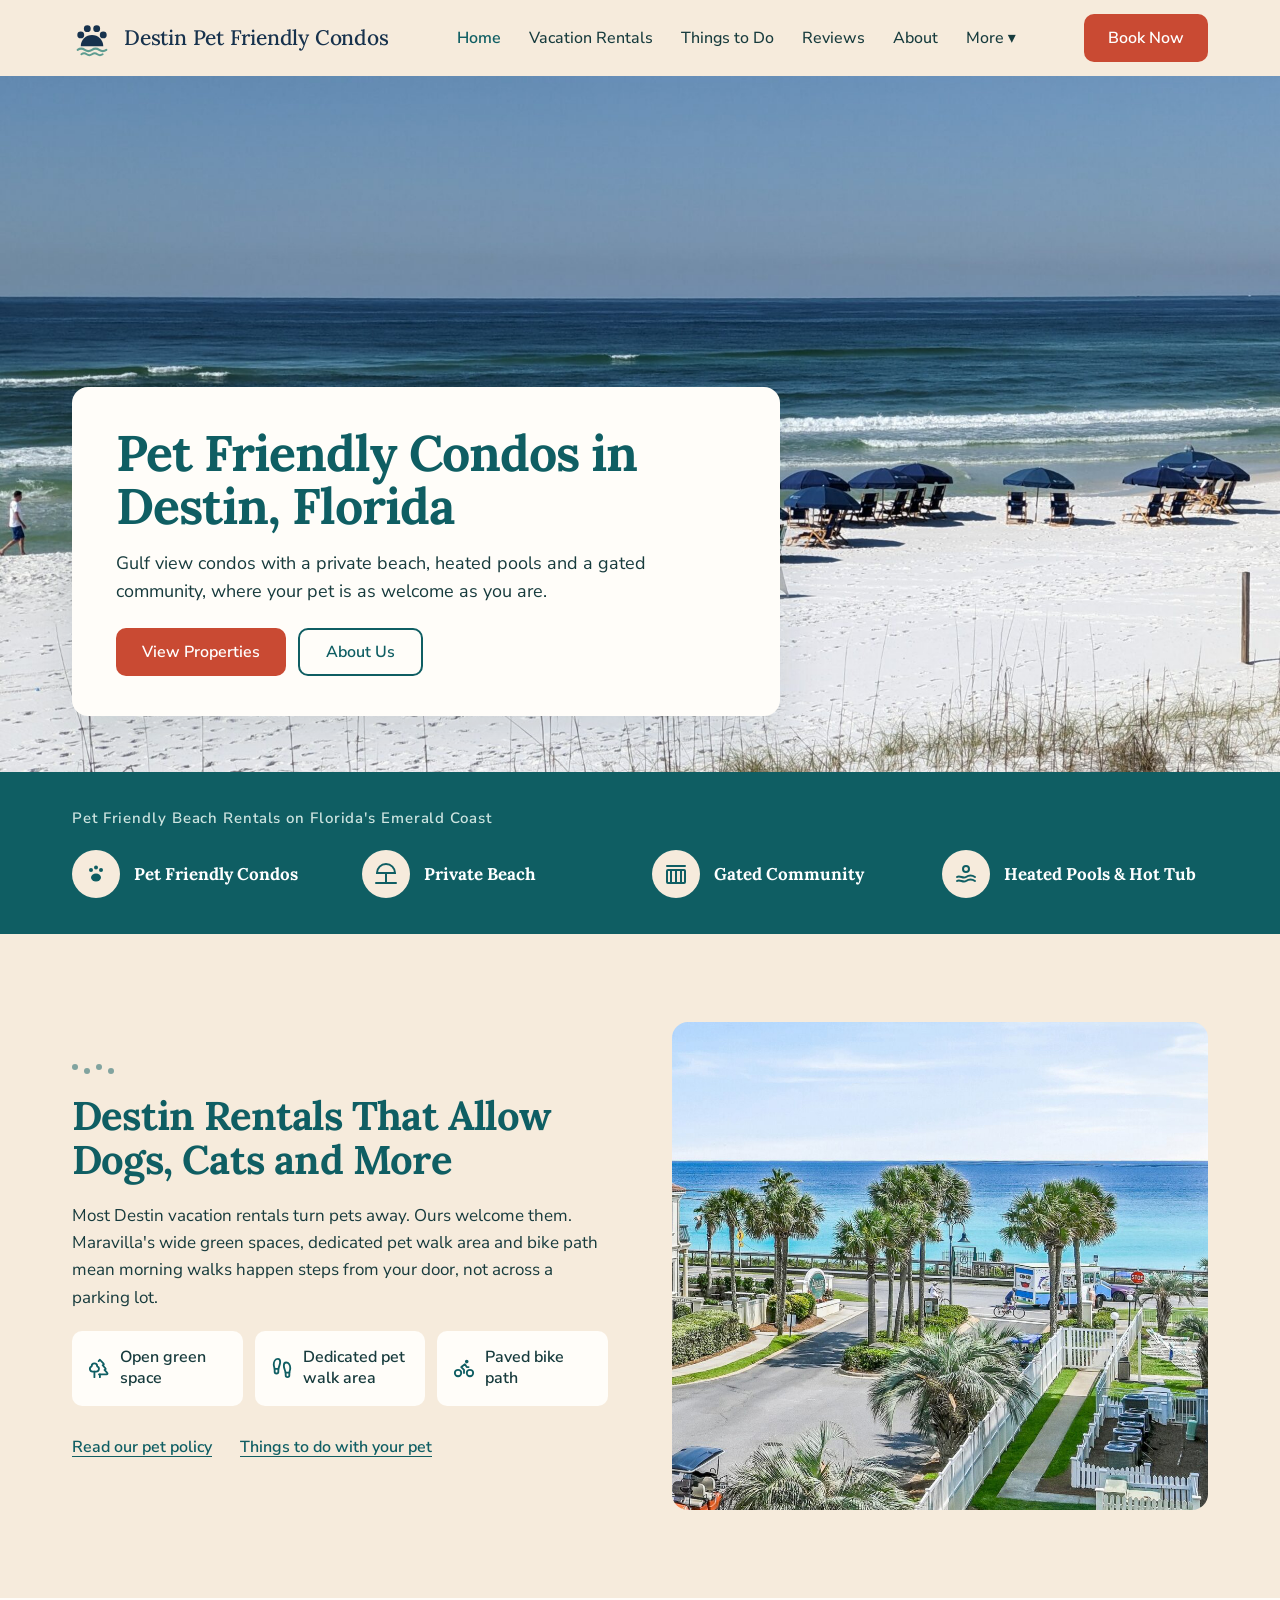
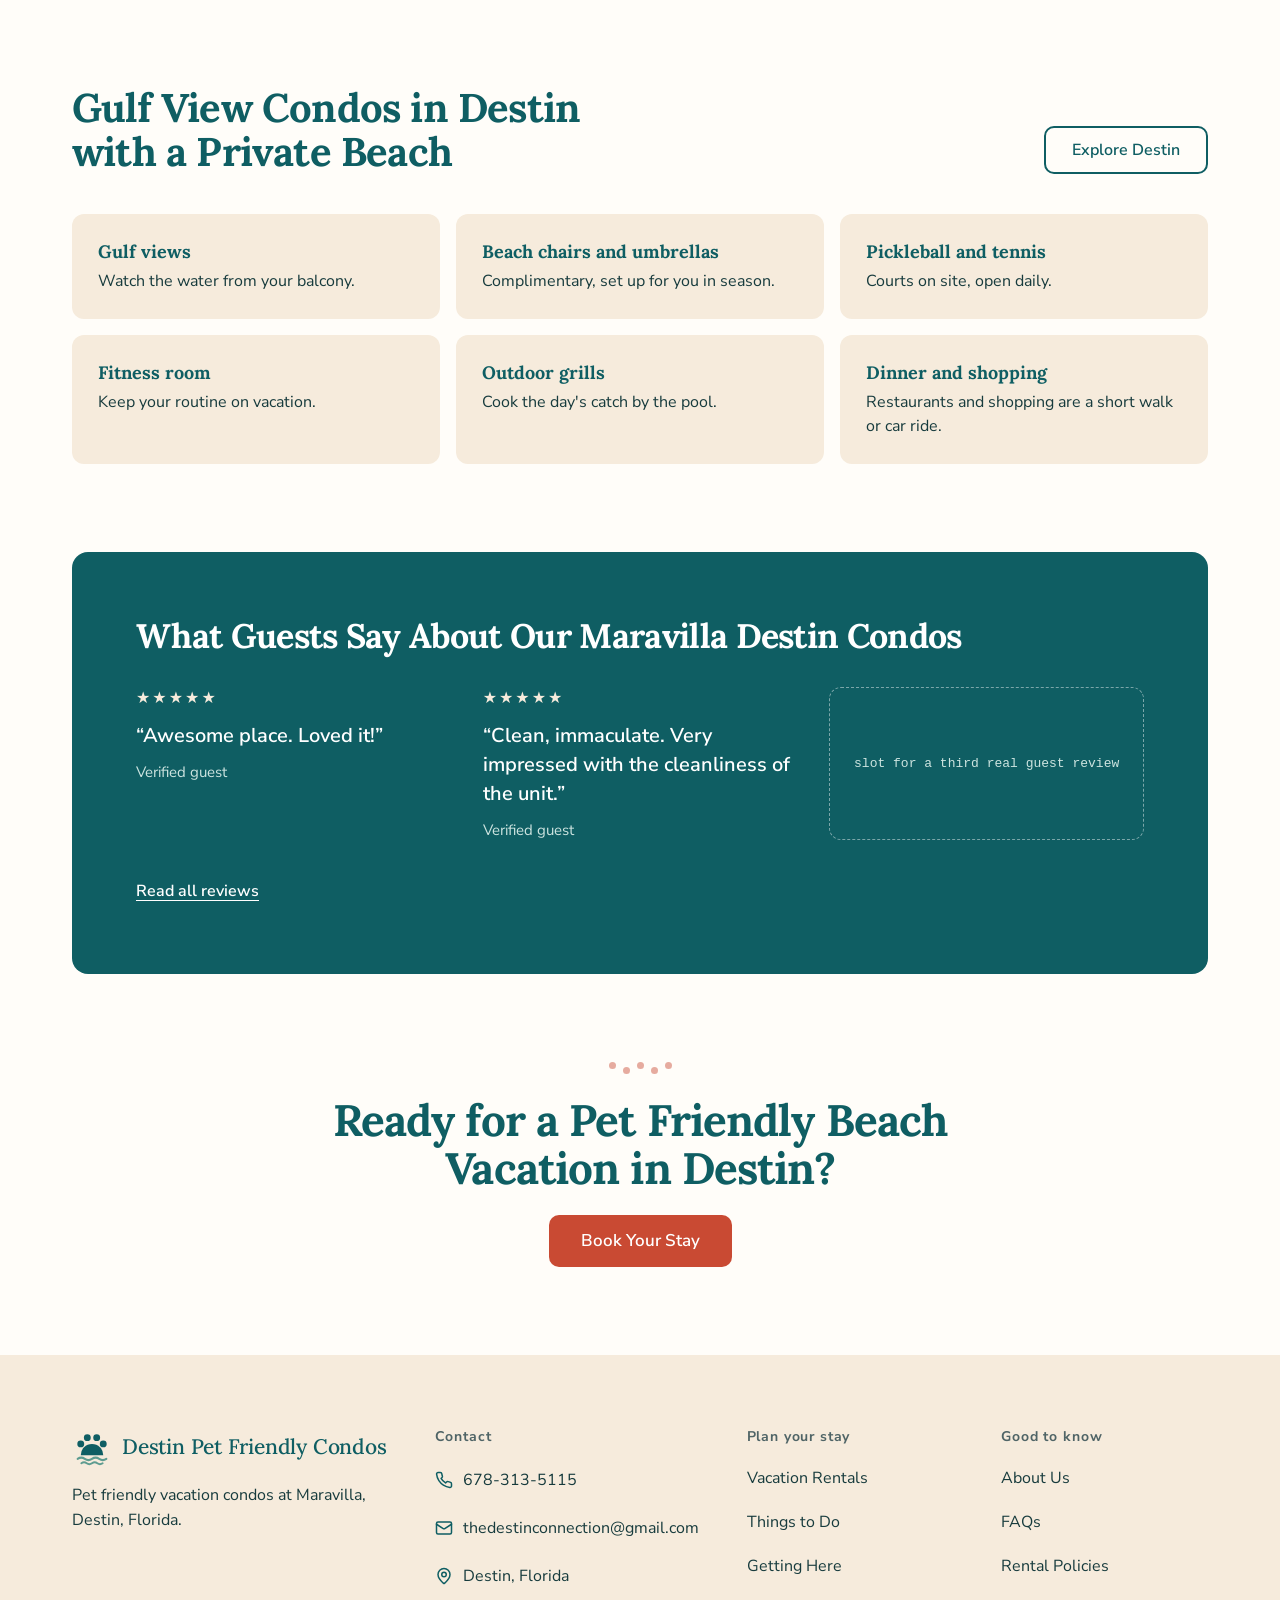
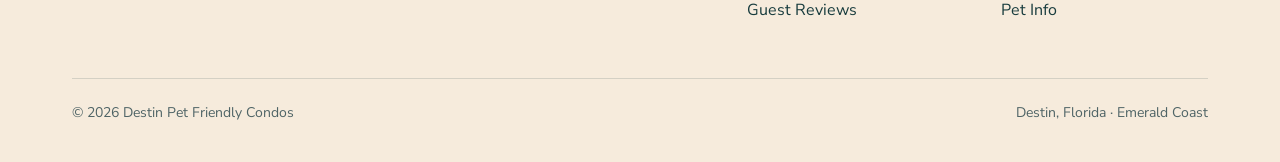
<file: index.html>
<!DOCTYPE html>
<html lang="en">
<head>
<meta charset="utf-8">
<meta name="viewport" content="width=device-width, initial-scale=1">
<title>Pet Friendly Condos in Destin, FL | Private Beach Rentals</title>
<meta name="description" content="Pet friendly vacation condos in Destin, Florida with a private beach, heated pools and a gated community. Dogs, cats and more welcome. Book your stay.">
<link rel="icon" href="images/favicon.ico" sizes="32x32">
<link rel="icon" href="images/favicon.svg" type="image/svg+xml">
<link rel="apple-touch-icon" href="images/apple-touch-icon.png">
<link rel="preconnect" href="https://fonts.googleapis.com">
<link rel="preconnect" href="https://fonts.gstatic.com" crossorigin>
<link href="https://fonts.googleapis.com/css2?family=Lora:wght@500;600&family=Nunito+Sans:wght@400;600;700&display=swap" rel="stylesheet">
<link rel="stylesheet" href="styles-site.css">
<script>document.documentElement.classList.add('js')</script>
</head>
<body class="page--sand">
<a class="skip-link" href="#main">Skip to content</a>

<header class="site-header">
  <div class="site-header__inner">
    <a class="brand" href="index.html" aria-label="Destin Pet Friendly Condos, home">
      <!-- Logo: paw over two shoreline waves -->
      <svg class="brand__mark" viewBox="0 0 64 64" aria-hidden="true" focusable="false">
        <circle cx="14" cy="27" r="5.5" fill="#17324D"></circle><circle cx="24.5" cy="17" r="5.5" fill="#17324D"></circle>
        <circle cx="39.5" cy="17" r="5.5" fill="#17324D"></circle><circle cx="50" cy="27" r="5.5" fill="#17324D"></circle>
        <path d="M14 45 A18 18 0 0 1 50 45 Z" fill="#17324D"></path>
        <path d="M9 51 q5.75 -4 11.5 0 t11.5 0 t11.5 0 t11.5 0" fill="none" stroke="#5E9C90" stroke-width="3.2" stroke-linecap="round"></path>
        <path d="M15 58 q4.25 -3 8.5 0 t8.5 0 t8.5 0 t8.5 0" fill="none" stroke="#5E9C90" stroke-width="3.2" stroke-linecap="round"></path>
      </svg>
      <span class="brand__name"><span class="brand__line">Destin Pet</span> <span class="brand__line">Friendly Condos</span></span>
    </a>
    <nav class="site-nav" id="site-nav" aria-label="Main">
      <ul class="site-nav__list">
        <li><a class="site-nav__link" href="index.html" aria-current="page">Home</a></li>
        <li><a class="site-nav__link" href="vacation-rentals.html">Vacation Rentals</a></li>
        <li><a class="site-nav__link" href="things-to-do.html">Things to Do</a></li>
        <li><a class="site-nav__link" href="guest-reviews.html">Reviews</a></li>
        <li><a class="site-nav__link" href="about-us.html">About</a></li>
        <li class="site-nav__more">
          <button class="site-nav__link site-nav__more-toggle" type="button" aria-expanded="false" aria-controls="nav-more">More <span class="site-nav__caret" aria-hidden="true">▾</span></button>
          <ul class="site-nav__submenu" id="nav-more">
            <li><a href="rental-policies.html">Rental Policies</a></li>
            <li><a href="pet-info.html">Pet Info</a></li>
            <li><a href="faqs.html">FAQs</a></li>
            <li><a href="getting-here.html">Getting Here</a></li>
          </ul>
        </li>
      </ul>
    </nav>
    <div class="header-actions">
      <a class="btn btn--primary btn--header" href="vacation-rentals.html">Book Now</a>
      <button class="menu-toggle" type="button" aria-label="Menu" aria-expanded="false" aria-controls="site-nav"><span></span><span></span><span></span></button>
    </div>
  </div>
</header>

<main id="main">

  <section class="hero">
    <div class="hero__inner">
      <div class="hero__copy">
        <h1>Pet Friendly Condos in Destin, Florida</h1>
        <p class="hero__lead">Gulf view condos with a private beach, heated pools and a gated community, where your pet is as welcome as you are.</p>
        <div class="hero__actions">
          <a class="btn btn--primary btn--fluid" href="vacation-rentals.html">View Properties</a>
          <a class="btn btn--secondary btn--fluid" href="about-us.html">About Us</a>
        </div>
      </div>
      <!-- Sunset shot on mobile; the umbrella shot fills the desktop hero -->
      <picture>
        <source media="(min-width: 900px)" srcset="images/beach.jpg" width="1920" height="1440">
        <img class="photo hero__photo" src="images/beach-sunset-2.jpg" width="1816" height="1440" alt="White sand beach and the emerald Gulf in Destin, Florida">
      </picture>
    </div>
  </section>

  <section class="trust">
    <div class="container trust__inner">
      <h2>Pet Friendly Beach Rentals on Florida's Emerald Coast</h2>
      <ul class="trust__list">
        <li class="trust__item"><span class="trust__icon trust__icon--paw"><svg viewBox="0 0 24 24" fill="none" stroke="currentColor" stroke-width="1.4" aria-hidden="true"><circle cx="7" cy="8" r="2"></circle><circle cx="12" cy="5.5" r="2"></circle><circle cx="17" cy="8" r="2"></circle><ellipse cx="12" cy="15.5" rx="5" ry="4"></ellipse></svg></span>Pet Friendly Condos</li>
        <li class="trust__item"><span class="trust__icon"><svg viewBox="0 0 24 24" fill="none" stroke="currentColor" stroke-width="1.4" stroke-linecap="round" aria-hidden="true"><path d="M3 11 A9 9 0 0 1 21 11 Z"></path><path d="M12 11 V21"></path><path d="M2 21 H22"></path></svg></span>Private Beach</li>
        <li class="trust__item"><span class="trust__icon"><svg viewBox="0 0 24 24" fill="none" stroke="currentColor" stroke-width="1.4" stroke-linecap="round" aria-hidden="true"><rect x="3" y="8" width="18" height="13" rx="1"></rect><path d="M7 8 V21 M12 8 V21 M17 8 V21 M3 4 H21"></path></svg></span>Gated Community</li>
        <li class="trust__item"><span class="trust__icon"><svg viewBox="0 0 24 24" fill="none" stroke="currentColor" stroke-width="1.4" stroke-linecap="round" aria-hidden="true"><circle cx="12" cy="7" r="3"></circle><path d="M3 15 C 6 13, 9 17, 12 15 S 18 13, 21 15"></path><path d="M3 19 C 6 17, 9 21, 12 19 S 18 17, 21 19"></path></svg></span>Heated Pools &amp; Hot Tub</li>
      </ul>
    </div>
  </section>

  <section class="pets">
    <div class="container pets__inner">
      <img class="photo pets__photo" src="images/maravilla-1.jpg" width="1035" height="1281" loading="lazy" alt="Palm trees, green lawns and the emerald Gulf seen from Maravilla in Destin, Florida">
      <div class="pets__copy">
        <div class="paw-dots" aria-hidden="true"><span></span><span></span><span></span><span></span></div>
        <h2 class="section-title">Destin Rentals That Allow Dogs, Cats and More</h2>
        <p>Most Destin vacation rentals turn pets away. Ours welcome them. Maravilla's wide green spaces, dedicated pet walk area and bike path mean morning walks happen steps from your door, not across a parking lot.</p>
        <ul class="dot-list">
          <li><svg class="dot-list__icon" viewBox="0 0 24 24" fill="none" stroke="currentColor" stroke-width="2" stroke-linecap="round" stroke-linejoin="round" aria-hidden="true"><path d="M10 10v.2A3 3 0 0 1 8.9 16H5a3 3 0 0 1-1-5.8V10a3 3 0 0 1 6 0Z"></path><path d="M7 16v6"></path><path d="M13 19v3"></path><path d="M12 19h8.3a1 1 0 0 0 .7-1.7L18 14h.3a1 1 0 0 0 .7-1.7L16 9h.2a1 1 0 0 0 .8-1.7L13 3l-1.4 1.5"></path></svg>Open green space</li>
          <li><svg class="dot-list__icon" viewBox="0 0 24 24" fill="none" stroke="currentColor" stroke-width="2" stroke-linecap="round" stroke-linejoin="round" aria-hidden="true"><path d="M4 16v-2.38C4 11.5 2.97 10.5 3 8c.03-2.72 1.49-6 4.5-6C9.37 2 10 3.8 10 5.5c0 3.11-2 5.66-2 8.68V16a2 2 0 1 1-4 0Z"></path><path d="M20 20v-2.38c0-2.12 1.03-3.12 1-5.62-.03-2.72-1.49-6-4.5-6C14.63 6 14 7.8 14 9.5c0 3.11 2 5.66 2 8.68V20a2 2 0 1 0 4 0Z"></path><path d="M16 17h4"></path><path d="M4 13h4"></path></svg>Dedicated pet walk area</li>
          <li><svg class="dot-list__icon" viewBox="0 0 24 24" fill="none" stroke="currentColor" stroke-width="2" stroke-linecap="round" stroke-linejoin="round" aria-hidden="true"><circle cx="18.5" cy="17.5" r="3.5"></circle><circle cx="5.5" cy="17.5" r="3.5"></circle><circle cx="15" cy="5" r="1"></circle><path d="M12 17.5V14l-3-3 4-3 2 3h2"></path></svg>Paved bike path</li>
        </ul>
        <div class="link-row">
          <a class="link" href="pet-info.html">Read our pet policy</a>
          <a class="link" href="pet-info.html#things-to-do-with-pets">Things to do with your pet</a>
        </div>
      </div>
    </div>
  </section>

  <section class="amenities">
    <div class="container amenities__inner">
      <div class="amenities__intro">
        <h2 class="section-title">Gulf View Condos in Destin with a Private Beach</h2>
        <a class="btn btn--secondary amenities__cta" href="things-to-do.html">Explore Destin</a>
      </div>
      <div class="amenities__grid">
        <div class="amenity"><h3 class="amenity__title">Gulf views</h3><p class="amenity__desc">Watch the water from your balcony.</p></div>
        <div class="amenity"><h3 class="amenity__title">Beach chairs and umbrellas</h3><p class="amenity__desc">Complimentary, set up for you in season.</p></div>
        <div class="amenity"><h3 class="amenity__title">Pickleball and tennis</h3><p class="amenity__desc">Courts on site, open daily.</p></div>
        <div class="amenity"><h3 class="amenity__title">Fitness room</h3><p class="amenity__desc">Keep your routine on vacation.</p></div>
        <div class="amenity"><h3 class="amenity__title">Outdoor grills</h3><p class="amenity__desc">Cook the day's catch by the pool.</p></div>
        <div class="amenity amenity--wide"><h3 class="amenity__title">Dinner and shopping</h3><p class="amenity__desc">Restaurants and shopping are a short walk or car ride.</p></div>
      </div>
    </div>
  </section>

  <section class="reviews">
    <div class="container reviews__inner">
      <h2 class="section-title">What Guests Say About Our Maravilla Destin Condos</h2>
      <div class="reviews__grid">
        <figure class="review"><div class="review__stars" role="img" aria-label="5 out of 5 stars">★★★★★</div><blockquote>Awesome place. Loved it!</blockquote><figcaption>Verified guest</figcaption></figure>
        <figure class="review"><div class="review__stars" role="img" aria-label="5 out of 5 stars">★★★★★</div><blockquote>Clean, immaculate. Very impressed with the cleanliness of the unit.</blockquote><figcaption>Verified guest</figcaption></figure>
        <!-- Placeholder. Replace with a third <figure class="review"> once a real guest review is available. -->
        <div class="review review--slot">slot for a third real guest review</div>
      </div>
      <a class="link reviews__more" href="guest-reviews.html">Read all reviews</a>
    </div>
  </section>

  <section class="cta">
    <div class="container">
      <div class="cta__band">
        <div class="paw-dots paw-dots--coral" aria-hidden="true"><span></span><span></span><span></span><span></span><span></span></div>
        <h2>Ready for a Pet Friendly Beach Vacation in Destin?</h2>
        <a class="btn btn--primary btn--fluid" href="vacation-rentals.html">Book Your Stay</a>
      </div>
    </div>
  </section>

</main>

<footer class="site-footer">
  <div class="container">
    <div class="site-footer__grid">
      <div class="site-footer__about">
        <a class="brand" href="index.html">
          <svg class="brand__mark" viewBox="0 0 64 64" aria-hidden="true" focusable="false">
            <circle cx="14" cy="27" r="5.5" class="brand__paw"></circle><circle cx="24.5" cy="17" r="5.5" class="brand__paw"></circle>
            <circle cx="39.5" cy="17" r="5.5" class="brand__paw"></circle><circle cx="50" cy="27" r="5.5" class="brand__paw"></circle>
            <path d="M14 45 A18 18 0 0 1 50 45 Z" class="brand__paw"></path>
            <path d="M9 51 q5.75 -4 11.5 0 t11.5 0 t11.5 0 t11.5 0" class="brand__wave" fill="none" stroke-width="3.2" stroke-linecap="round"></path>
            <path d="M15 58 q4.25 -3 8.5 0 t8.5 0 t8.5 0 t8.5 0" class="brand__wave" fill="none" stroke-width="3.2" stroke-linecap="round"></path>
          </svg>
          <span class="brand__name">Destin Pet Friendly Condos</span>
        </a>
        <p>Pet friendly vacation condos at Maravilla, Destin, Florida.</p>
      </div>
      <div class="site-footer__col site-footer__contact">
        <h2>Contact</h2>
        <a href="tel:6783135115"><svg class="site-footer__icon" viewBox="0 0 24 24" fill="none" stroke="currentColor" stroke-width="2" stroke-linecap="round" stroke-linejoin="round" aria-hidden="true"><path d="M22 16.92v3a2 2 0 0 1-2.18 2 19.79 19.79 0 0 1-8.63-3.07 19.5 19.5 0 0 1-6-6 19.79 19.79 0 0 1-3.07-8.67A2 2 0 0 1 4.11 2h3a2 2 0 0 1 2 1.72 12.84 12.84 0 0 0 .7 2.81 2 2 0 0 1-.45 2.11L8.09 9.91a16 16 0 0 0 6 6l1.27-1.27a2 2 0 0 1 2.11-.45 12.84 12.84 0 0 0 2.81.7A2 2 0 0 1 22 16.92z"></path></svg>678-313-5115</a>
        <a href="mailto:thedestinconnection@gmail.com"><svg class="site-footer__icon" viewBox="0 0 24 24" fill="none" stroke="currentColor" stroke-width="2" stroke-linecap="round" stroke-linejoin="round" aria-hidden="true"><rect width="20" height="16" x="2" y="4" rx="2"></rect><path d="m22 7-8.97 5.7a1.94 1.94 0 0 1-2.06 0L2 7"></path></svg>thedestinconnection@gmail.com</a>
        <span class="site-footer__loc"><svg class="site-footer__icon" viewBox="0 0 24 24" fill="none" stroke="currentColor" stroke-width="2" stroke-linecap="round" stroke-linejoin="round" aria-hidden="true"><path d="M20 10c0 4.993-5.539 10.193-7.399 11.799a1 1 0 0 1-1.202 0C9.539 20.193 4 14.993 4 10a8 8 0 0 1 16 0"></path><circle cx="12" cy="10" r="3"></circle></svg>Destin, Florida</span>
      </div>
      <nav class="site-footer__col" aria-label="Plan your stay">
        <h2>Plan your stay</h2>
        <a href="vacation-rentals.html">Vacation Rentals</a>
        <a href="things-to-do.html">Things to Do</a>
        <a href="getting-here.html">Getting Here</a>
        <a href="guest-reviews.html">Guest Reviews</a>
      </nav>
      <nav class="site-footer__col" aria-label="Good to know">
        <h2>Good to know</h2>
        <a href="about-us.html">About Us</a>
        <a href="faqs.html">FAQs</a>
        <a href="rental-policies.html">Rental Policies</a>
        <a href="pet-info.html">Pet Info</a>
      </nav>
    </div>
    <div class="site-footer__legal"><span>© 2026 Destin Pet Friendly Condos</span><span>Destin, Florida · Emerald Coast</span></div>
  </div>
</footer>

<script src="site-shared.js"></script>
</body>
</html>
</file>
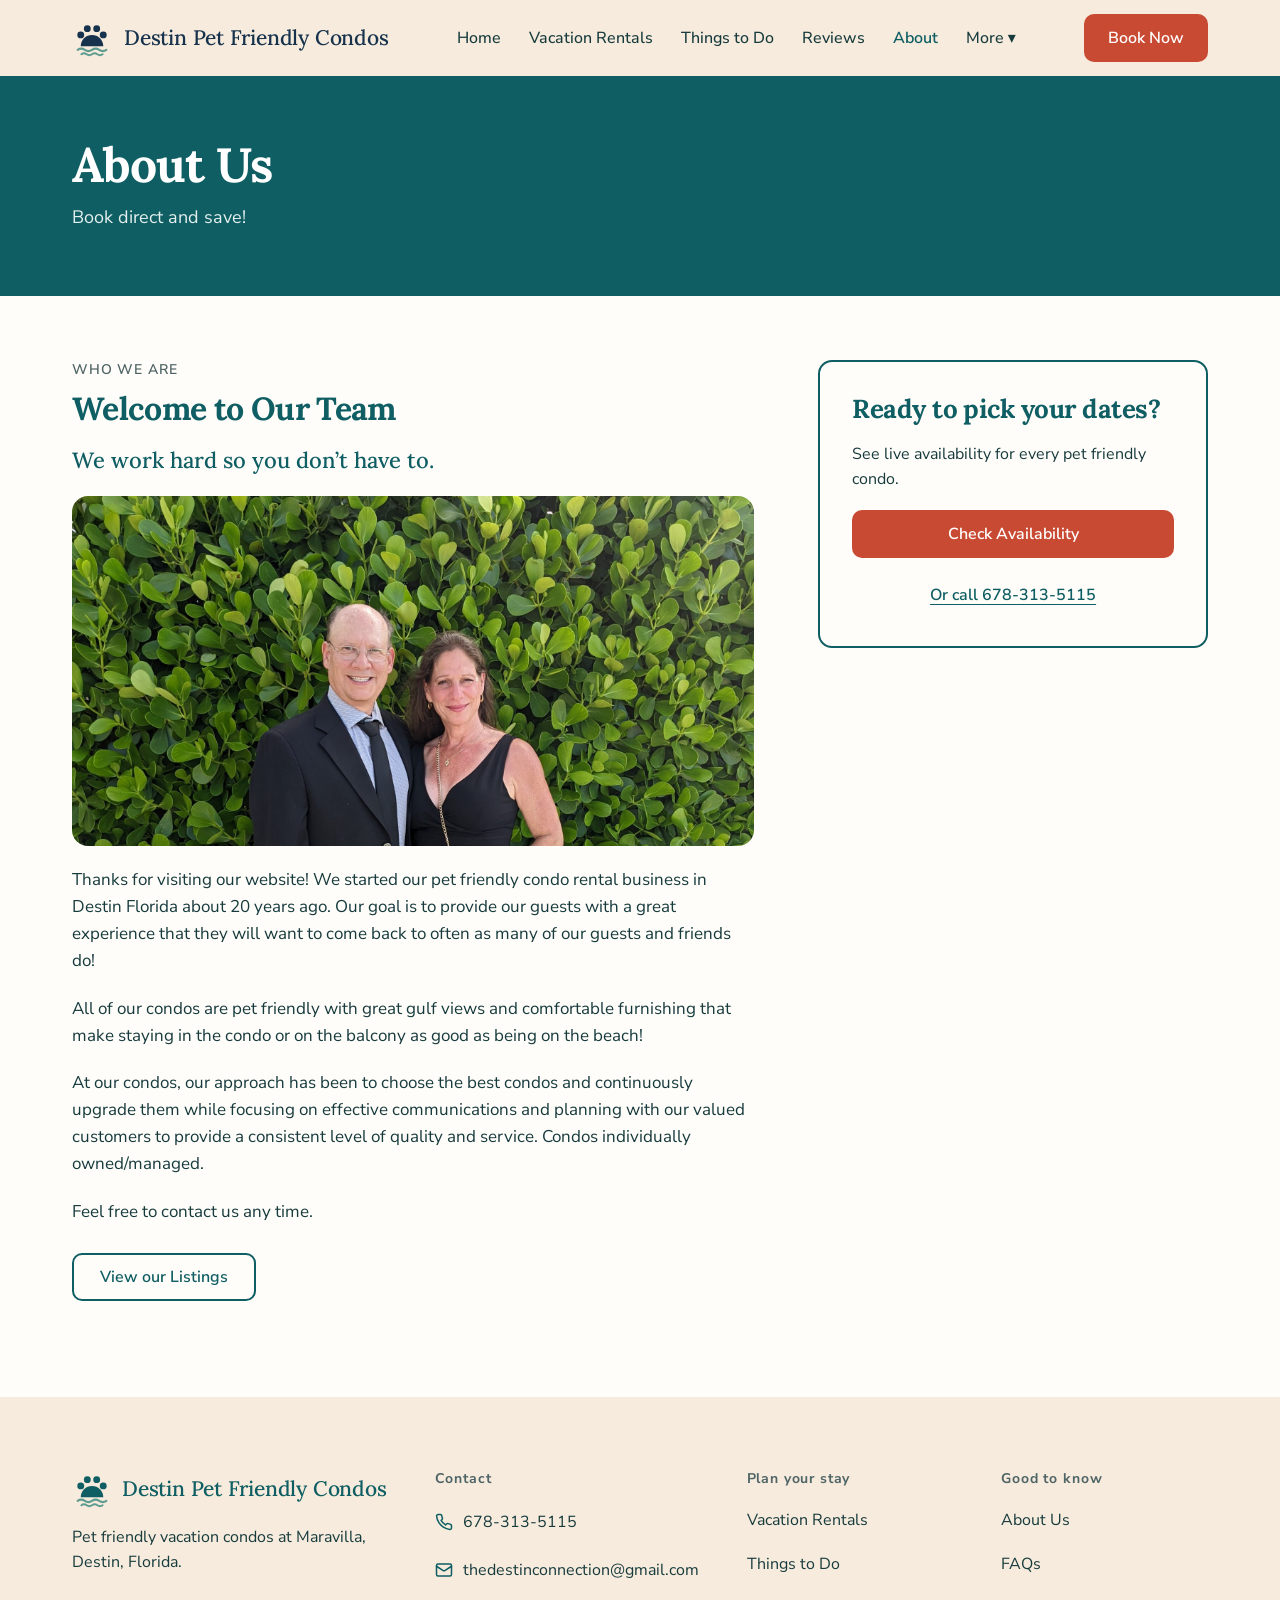
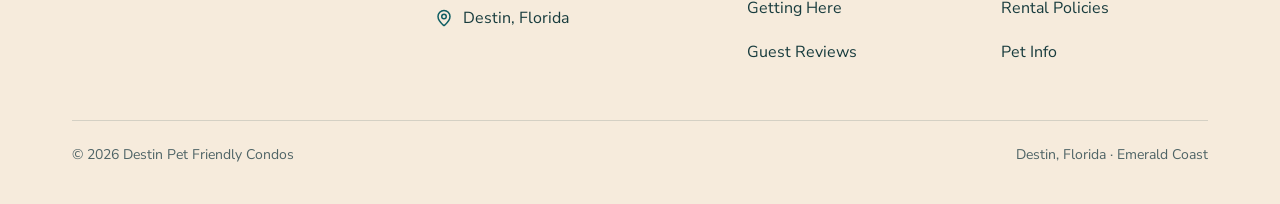
<file: about-us.html>
<!DOCTYPE html>
<html lang="en">
<head>
<meta charset="utf-8">
<meta name="viewport" content="width=device-width, initial-scale=1">
<title>About Us | Pet Friendly Condos in Destin, Florida</title>
<meta name="description" content="We have rented pet friendly Gulf view condos in Destin, Florida for about 20 years. Book direct and save.">
<link rel="icon" href="images/favicon.ico" sizes="32x32">
<link rel="icon" href="images/favicon.svg" type="image/svg+xml">
<link rel="apple-touch-icon" href="images/apple-touch-icon.png">
<link rel="preconnect" href="https://fonts.googleapis.com">
<link rel="preconnect" href="https://fonts.gstatic.com" crossorigin>
<link href="https://fonts.googleapis.com/css2?family=Lora:wght@500;600&family=Nunito+Sans:wght@400;600;700&display=swap" rel="stylesheet">
<link rel="stylesheet" href="styles-site.css">
<script>document.documentElement.classList.add('js')</script>
</head>
<body>
<a class="skip-link" href="#main">Skip to content</a>

<header class="site-header">
  <div class="site-header__inner">
    <a class="brand" href="index.html" aria-label="Destin Pet Friendly Condos, home">
      <!-- Logo: paw over two shoreline waves -->
      <svg class="brand__mark" viewBox="0 0 64 64" aria-hidden="true" focusable="false">
        <circle cx="14" cy="27" r="5.5" fill="#17324D"></circle><circle cx="24.5" cy="17" r="5.5" fill="#17324D"></circle>
        <circle cx="39.5" cy="17" r="5.5" fill="#17324D"></circle><circle cx="50" cy="27" r="5.5" fill="#17324D"></circle>
        <path d="M14 45 A18 18 0 0 1 50 45 Z" fill="#17324D"></path>
        <path d="M9 51 q5.75 -4 11.5 0 t11.5 0 t11.5 0 t11.5 0" fill="none" stroke="#5E9C90" stroke-width="3.2" stroke-linecap="round"></path>
        <path d="M15 58 q4.25 -3 8.5 0 t8.5 0 t8.5 0 t8.5 0" fill="none" stroke="#5E9C90" stroke-width="3.2" stroke-linecap="round"></path>
      </svg>
      <span class="brand__name"><span class="brand__line">Destin Pet</span> <span class="brand__line">Friendly Condos</span></span>
    </a>
    <nav class="site-nav" id="site-nav" aria-label="Main">
      <ul class="site-nav__list">
        <li><a class="site-nav__link" href="index.html">Home</a></li>
        <li><a class="site-nav__link" href="vacation-rentals.html">Vacation Rentals</a></li>
        <li><a class="site-nav__link" href="things-to-do.html">Things to Do</a></li>
        <li><a class="site-nav__link" href="guest-reviews.html">Reviews</a></li>
        <li><a class="site-nav__link" href="about-us.html" aria-current="page">About</a></li>
        <li class="site-nav__more">
          <button class="site-nav__link site-nav__more-toggle" type="button" aria-expanded="false" aria-controls="nav-more">More <span class="site-nav__caret" aria-hidden="true">▾</span></button>
          <ul class="site-nav__submenu" id="nav-more">
            <li><a href="rental-policies.html">Rental Policies</a></li>
            <li><a href="pet-info.html">Pet Info</a></li>
            <li><a href="faqs.html">FAQs</a></li>
            <li><a href="getting-here.html">Getting Here</a></li>
          </ul>
        </li>
      </ul>
    </nav>
    <div class="header-actions">
      <a class="btn btn--primary btn--header" href="vacation-rentals.html">Book Now</a>
      <button class="menu-toggle" type="button" aria-label="Menu" aria-expanded="false" aria-controls="site-nav"><span></span><span></span><span></span></button>
    </div>
  </div>
</header>

<main id="main">
  <section class="title-band">
    <div class="container title-band__inner">
      <h1 class="h1">About Us</h1>
      <p class="sub">Book direct and save!</p>
    </div>
  </section>

  <div class="container interior">
    <article class="prose">
      <p class="eyebrow">Who we are</p>
      <h2 class="h2">Welcome to Our Team</h2>
      <p class="prose__lead">We work hard so you don’t have to.</p>
      <figure class="prose__photo">
        <img src="images/owners.jpg" width="1920" height="984" alt="The owners of Destin Pet Friendly Condos">
      </figure>
      <p>Thanks for visiting our website! We started our pet friendly condo rental business in Destin Florida about 20 years ago. Our goal is to provide our guests with a great experience that they will want to come back to often as many of our guests and friends do!</p>
      <p>All of our condos are pet friendly with great gulf views and comfortable furnishing that make staying in the condo or on the balcony as good as being on the beach!</p>
      <p>At our condos, our approach has been to choose the best condos and continuously upgrade them while focusing on effective communications and planning with our valued customers to provide a consistent level of quality and service. Condos individually owned/managed.</p>
      <p>Feel free to contact us any time.</p>
      <a class="btn btn--secondary btn--fluid" href="vacation-rentals.html">View our Listings</a>
    </article>

    <aside class="booking-card" aria-labelledby="book-title">
      <h2 id="book-title">Ready to pick your dates?</h2>
      <p>See live availability for every pet friendly condo.</p>
      <a class="btn btn--primary btn--fluid" href="vacation-rentals.html">Check Availability</a>
      <a class="link" href="tel:6783135115">Or call 678-313-5115</a>
    </aside>
  </div>
</main>

<footer class="site-footer">
  <div class="container">
    <div class="site-footer__grid">
      <div class="site-footer__about">
        <a class="brand" href="index.html">
          <svg class="brand__mark" viewBox="0 0 64 64" aria-hidden="true" focusable="false">
            <circle cx="14" cy="27" r="5.5" class="brand__paw"></circle><circle cx="24.5" cy="17" r="5.5" class="brand__paw"></circle>
            <circle cx="39.5" cy="17" r="5.5" class="brand__paw"></circle><circle cx="50" cy="27" r="5.5" class="brand__paw"></circle>
            <path d="M14 45 A18 18 0 0 1 50 45 Z" class="brand__paw"></path>
            <path d="M9 51 q5.75 -4 11.5 0 t11.5 0 t11.5 0 t11.5 0" class="brand__wave" fill="none" stroke-width="3.2" stroke-linecap="round"></path>
            <path d="M15 58 q4.25 -3 8.5 0 t8.5 0 t8.5 0 t8.5 0" class="brand__wave" fill="none" stroke-width="3.2" stroke-linecap="round"></path>
          </svg>
          <span class="brand__name">Destin Pet Friendly Condos</span>
        </a>
        <p>Pet friendly vacation condos at Maravilla, Destin, Florida.</p>
      </div>
      <div class="site-footer__col site-footer__contact">
        <h2>Contact</h2>
        <a href="tel:6783135115"><svg class="site-footer__icon" viewBox="0 0 24 24" fill="none" stroke="currentColor" stroke-width="2" stroke-linecap="round" stroke-linejoin="round" aria-hidden="true"><path d="M22 16.92v3a2 2 0 0 1-2.18 2 19.79 19.79 0 0 1-8.63-3.07 19.5 19.5 0 0 1-6-6 19.79 19.79 0 0 1-3.07-8.67A2 2 0 0 1 4.11 2h3a2 2 0 0 1 2 1.72 12.84 12.84 0 0 0 .7 2.81 2 2 0 0 1-.45 2.11L8.09 9.91a16 16 0 0 0 6 6l1.27-1.27a2 2 0 0 1 2.11-.45 12.84 12.84 0 0 0 2.81.7A2 2 0 0 1 22 16.92z"></path></svg>678-313-5115</a>
        <a href="mailto:thedestinconnection@gmail.com"><svg class="site-footer__icon" viewBox="0 0 24 24" fill="none" stroke="currentColor" stroke-width="2" stroke-linecap="round" stroke-linejoin="round" aria-hidden="true"><rect width="20" height="16" x="2" y="4" rx="2"></rect><path d="m22 7-8.97 5.7a1.94 1.94 0 0 1-2.06 0L2 7"></path></svg>thedestinconnection@gmail.com</a>
        <span class="site-footer__loc"><svg class="site-footer__icon" viewBox="0 0 24 24" fill="none" stroke="currentColor" stroke-width="2" stroke-linecap="round" stroke-linejoin="round" aria-hidden="true"><path d="M20 10c0 4.993-5.539 10.193-7.399 11.799a1 1 0 0 1-1.202 0C9.539 20.193 4 14.993 4 10a8 8 0 0 1 16 0"></path><circle cx="12" cy="10" r="3"></circle></svg>Destin, Florida</span>
      </div>
      <nav class="site-footer__col" aria-label="Plan your stay">
        <h2>Plan your stay</h2>
        <a href="vacation-rentals.html">Vacation Rentals</a>
        <a href="things-to-do.html">Things to Do</a>
        <a href="getting-here.html">Getting Here</a>
        <a href="guest-reviews.html">Guest Reviews</a>
      </nav>
      <nav class="site-footer__col" aria-label="Good to know">
        <h2>Good to know</h2>
        <a href="about-us.html">About Us</a>
        <a href="faqs.html">FAQs</a>
        <a href="rental-policies.html">Rental Policies</a>
        <a href="pet-info.html">Pet Info</a>
      </nav>
    </div>
    <div class="site-footer__legal"><span>© 2026 Destin Pet Friendly Condos</span><span>Destin, Florida · Emerald Coast</span></div>
  </div>
</footer>

<script src="site-shared.js"></script>
</body>
</html>
</file>
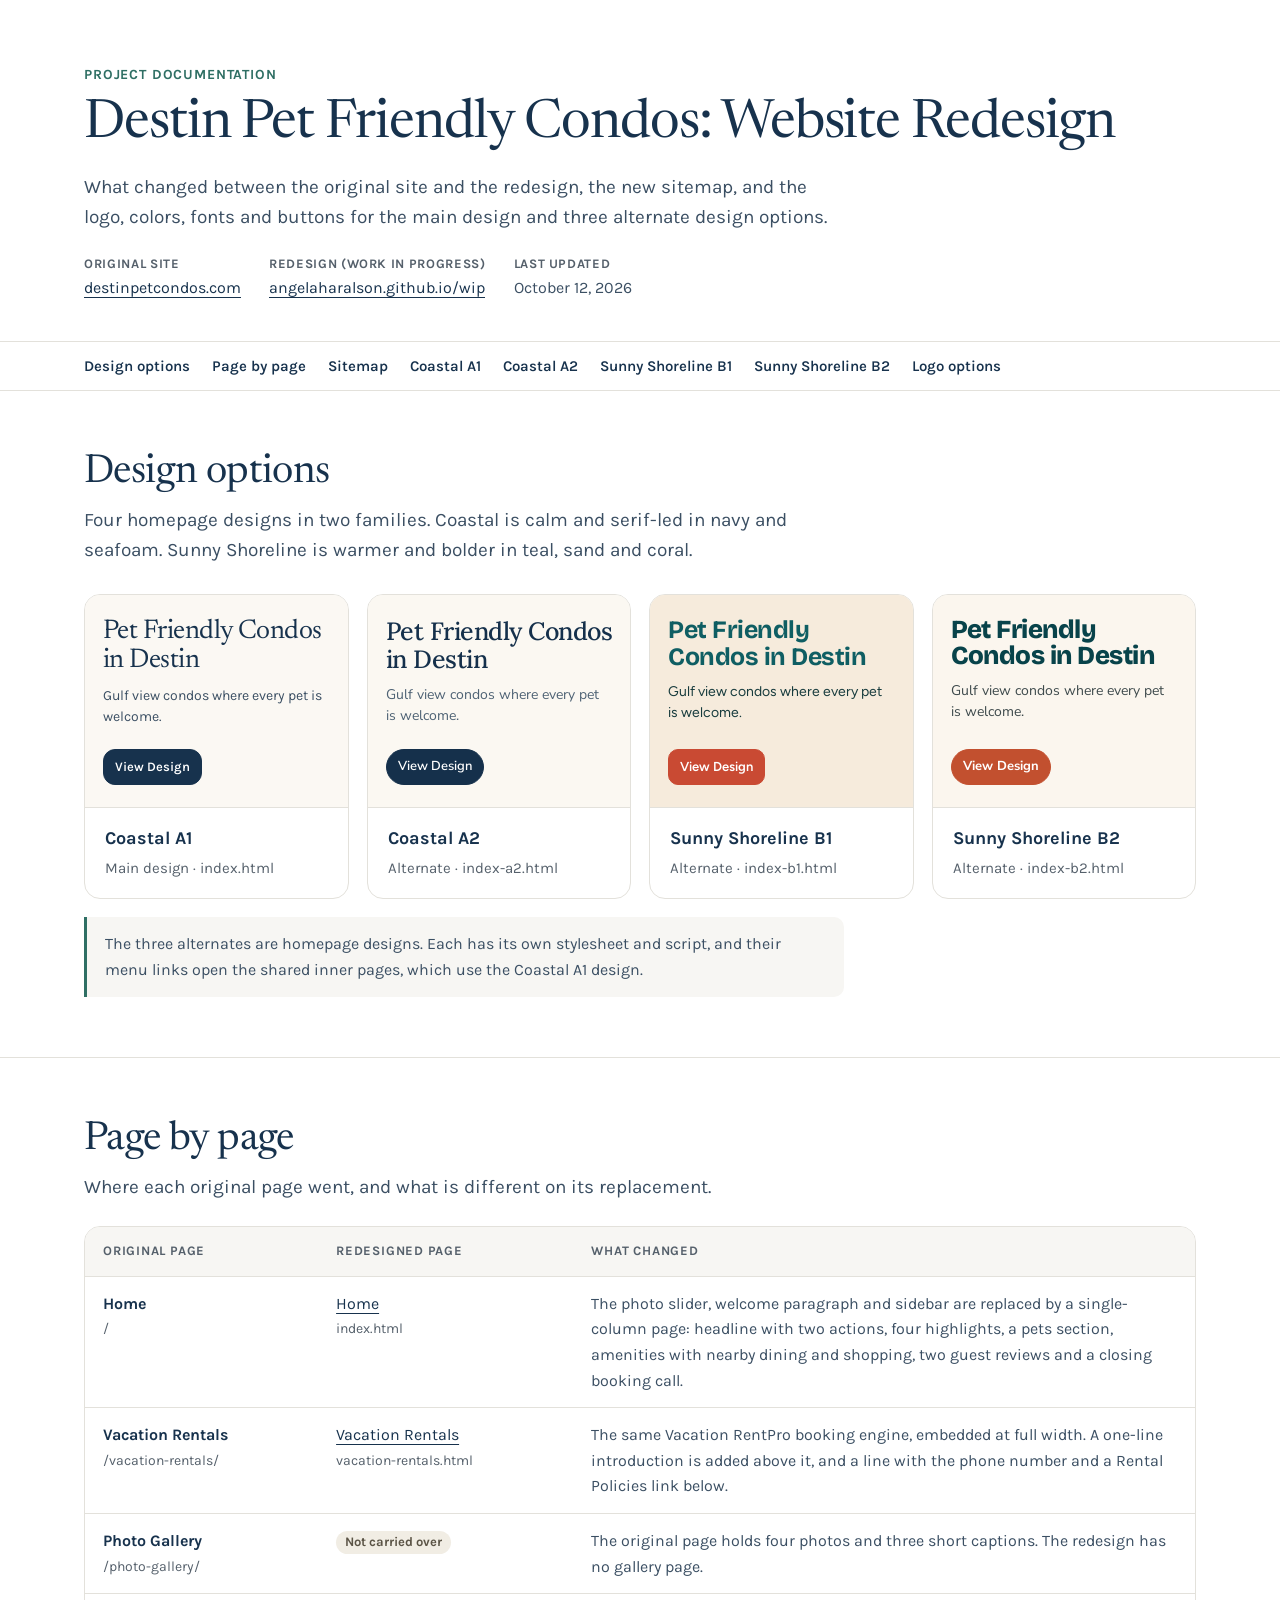
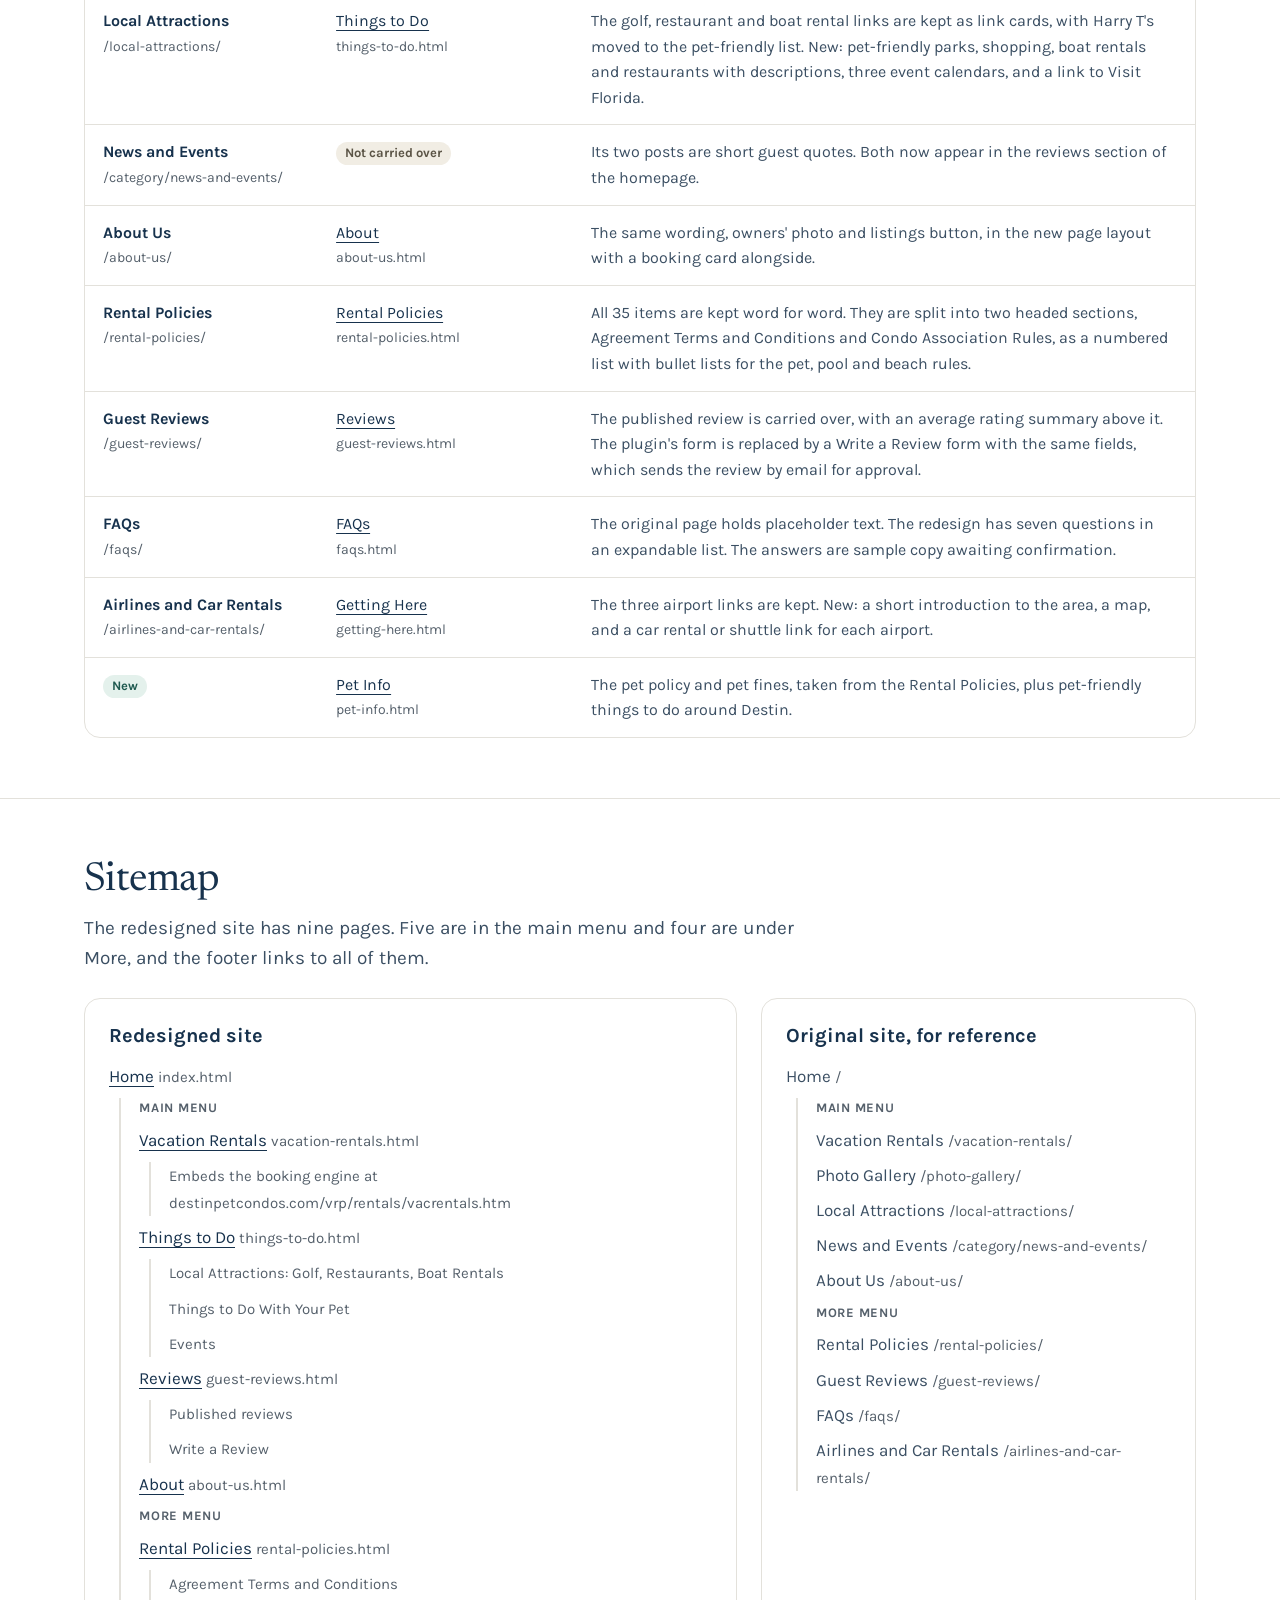
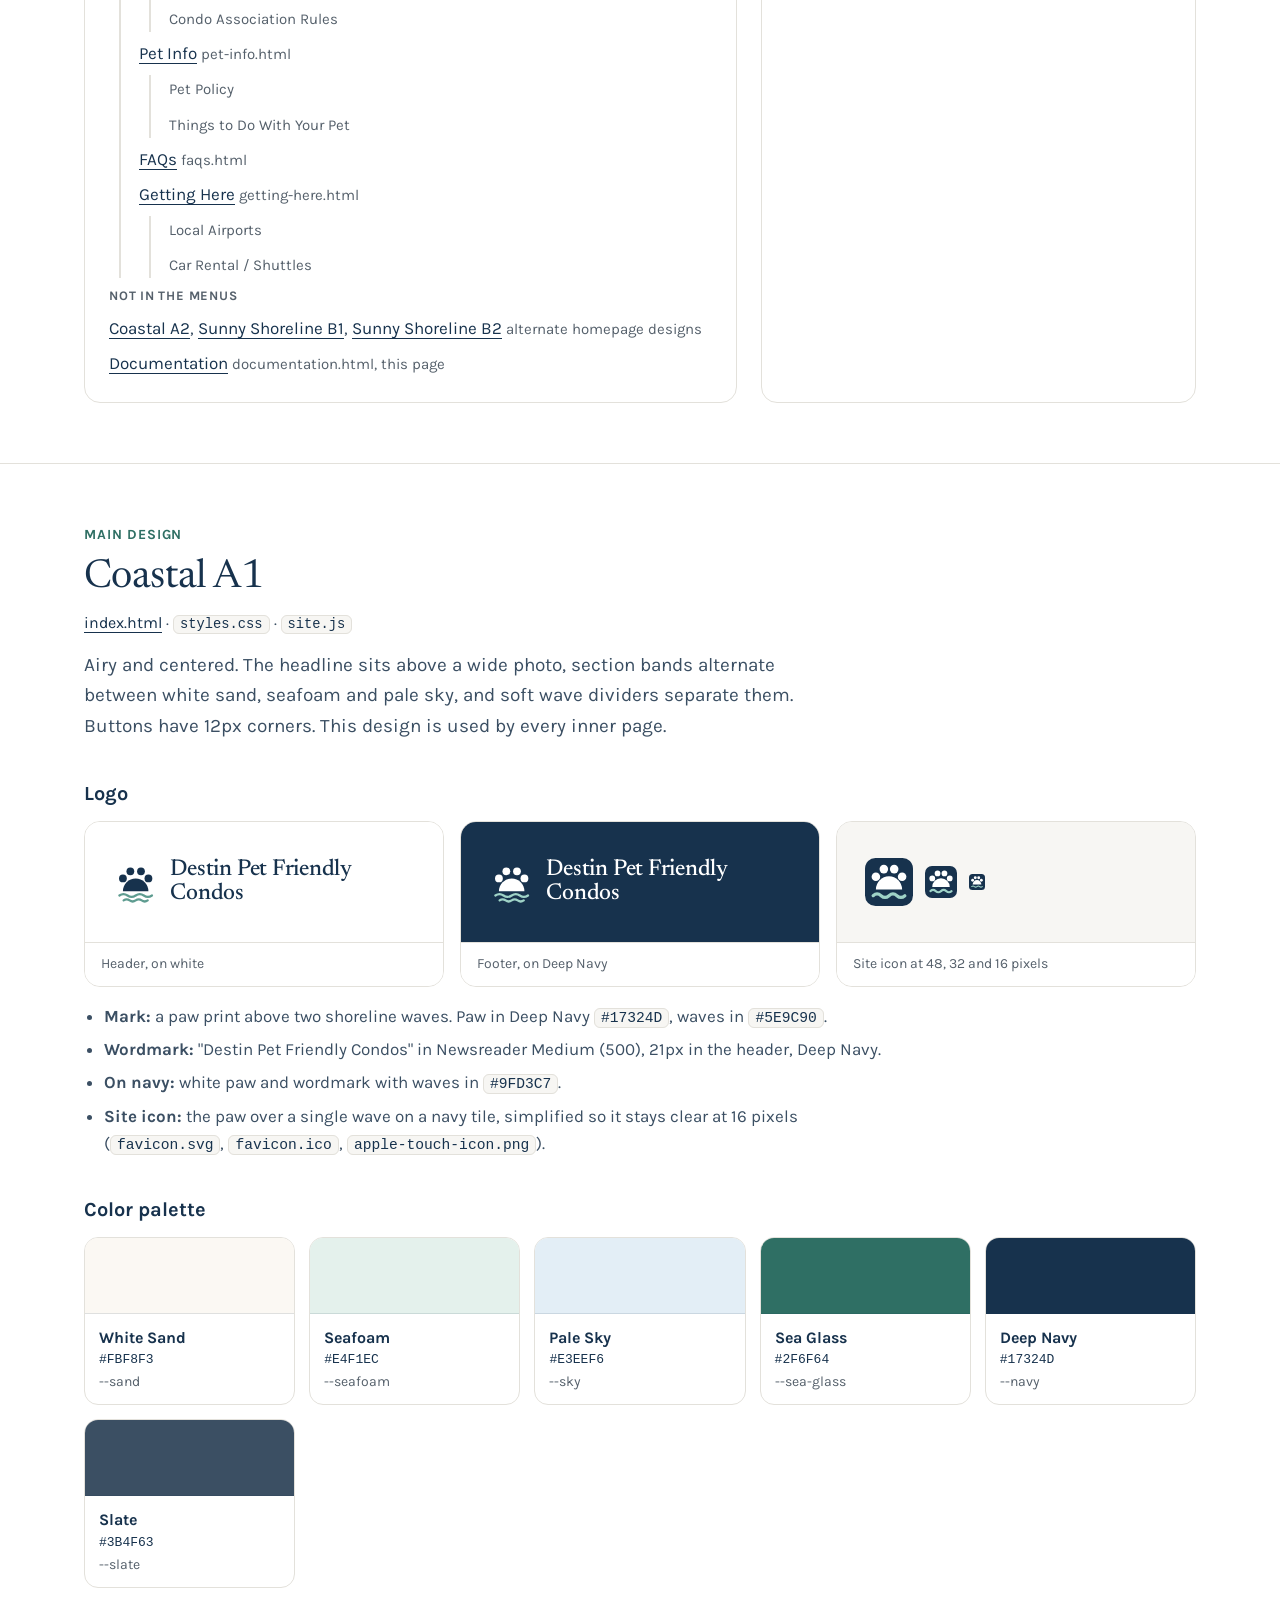
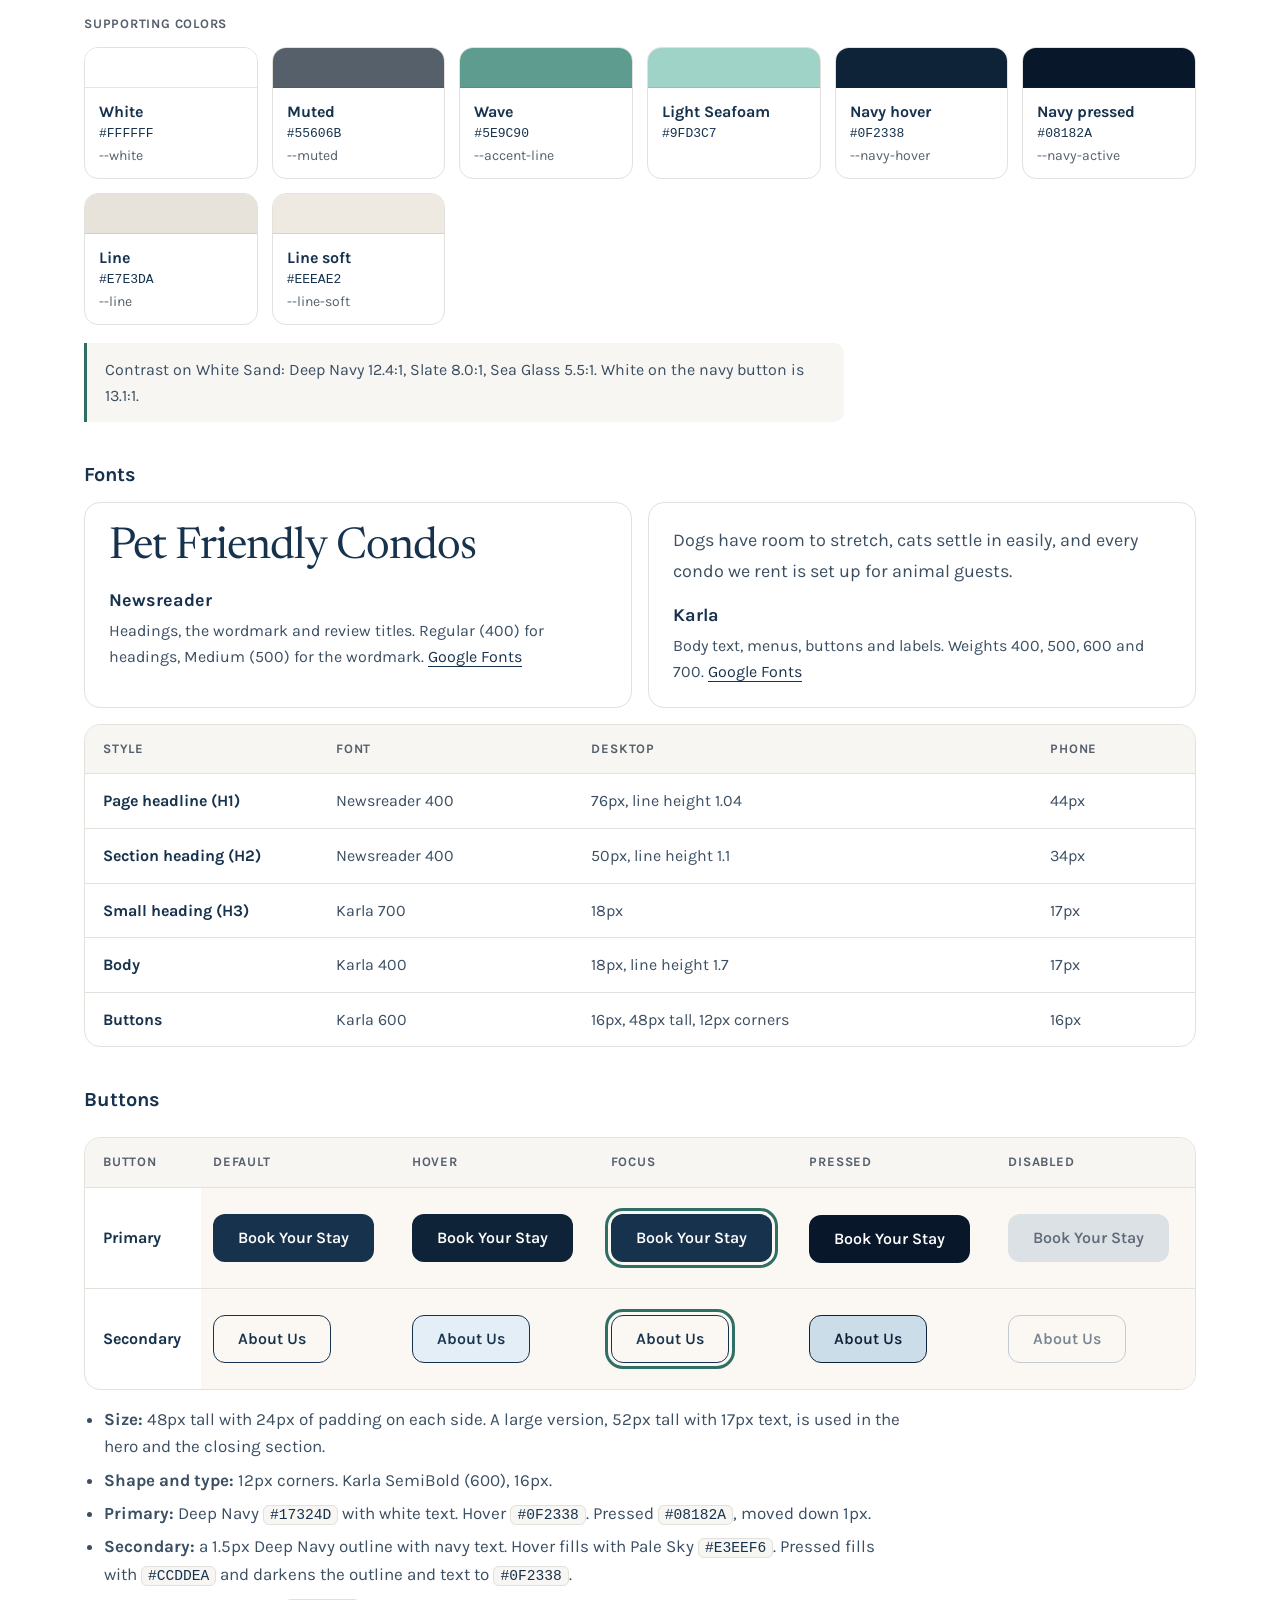
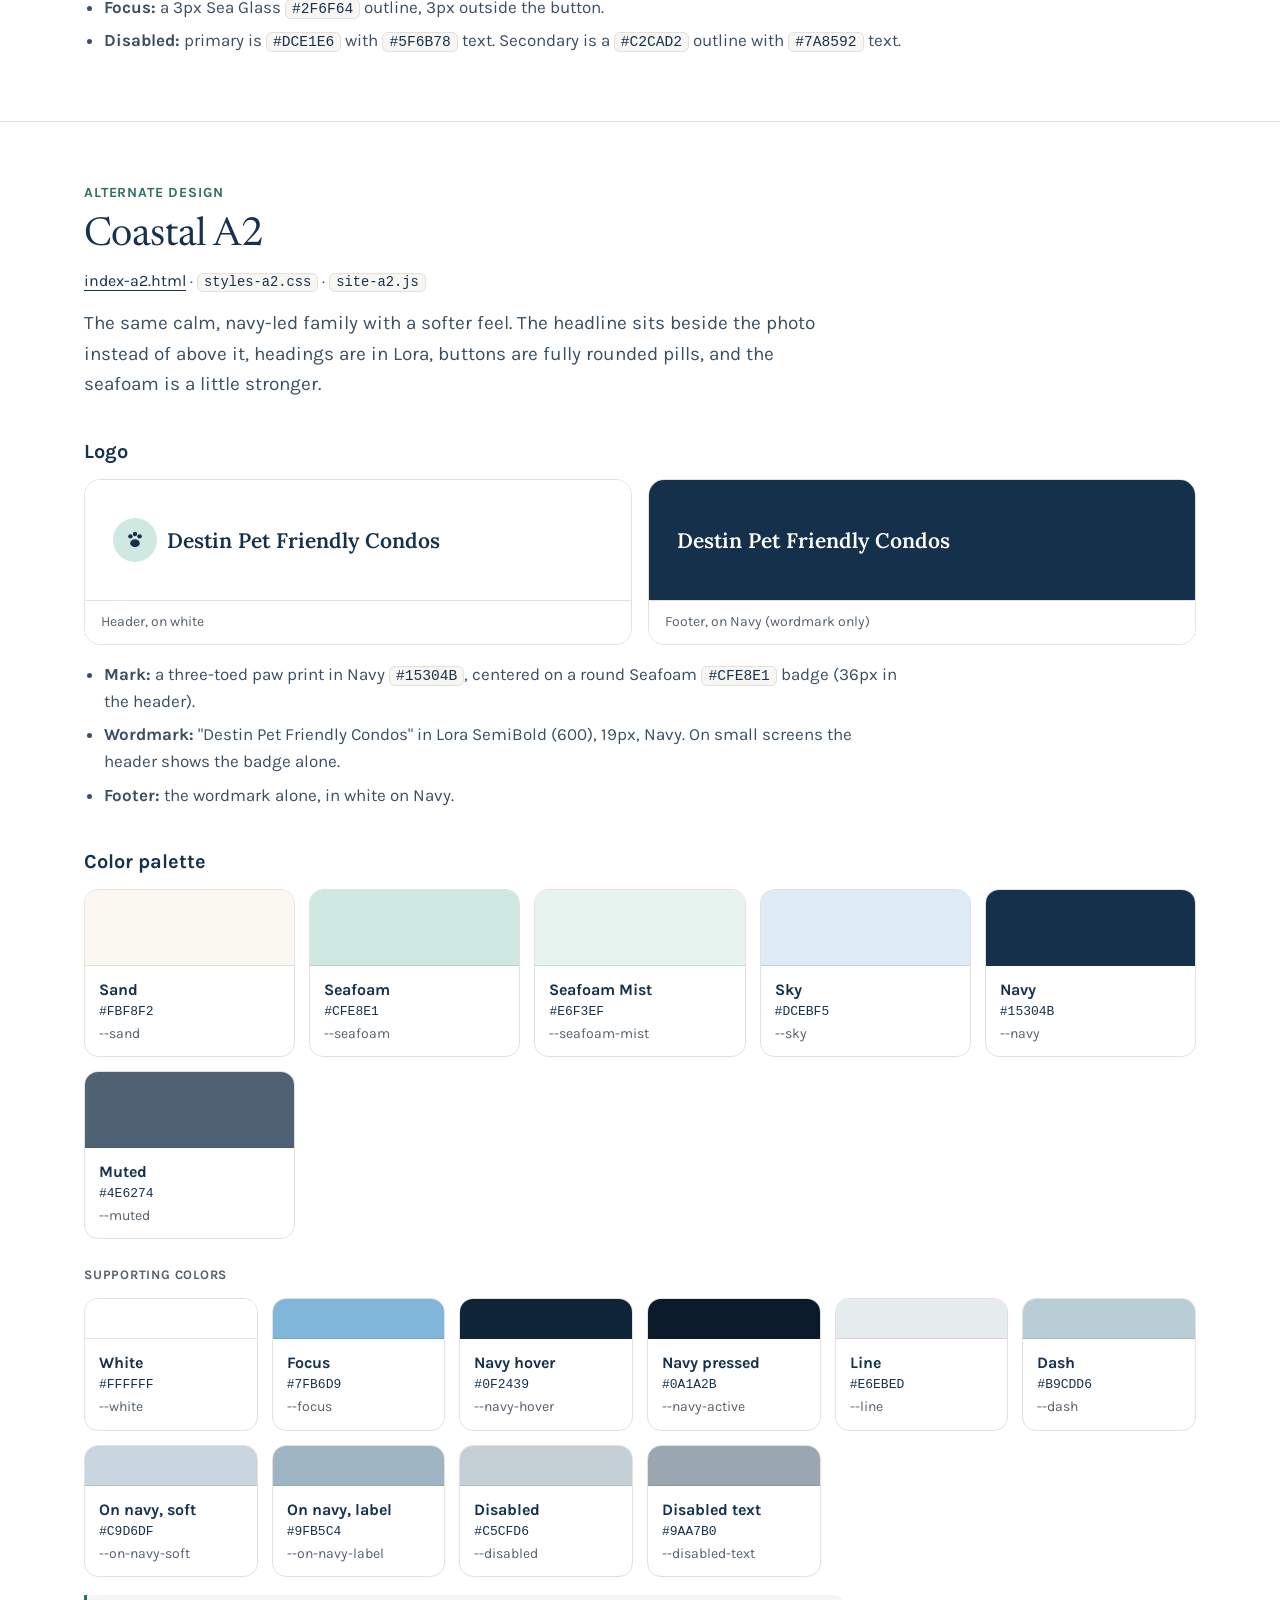
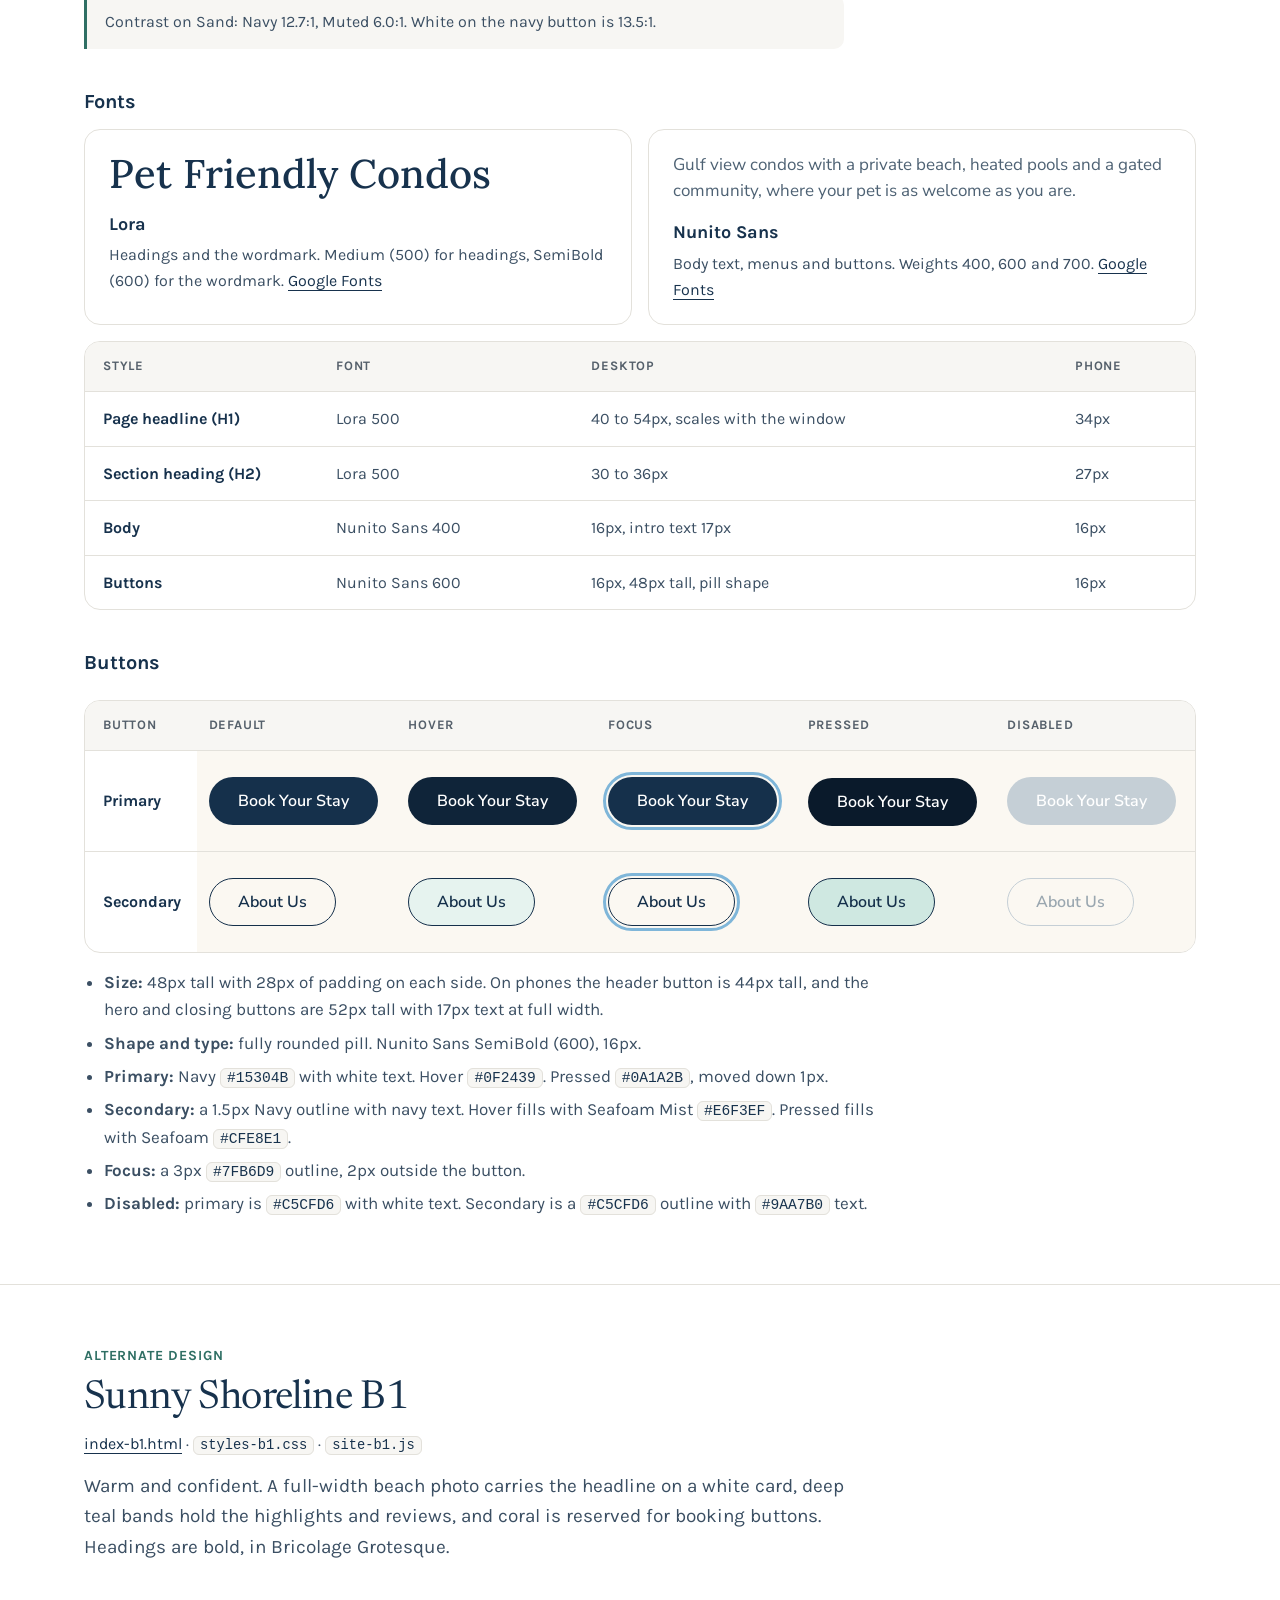
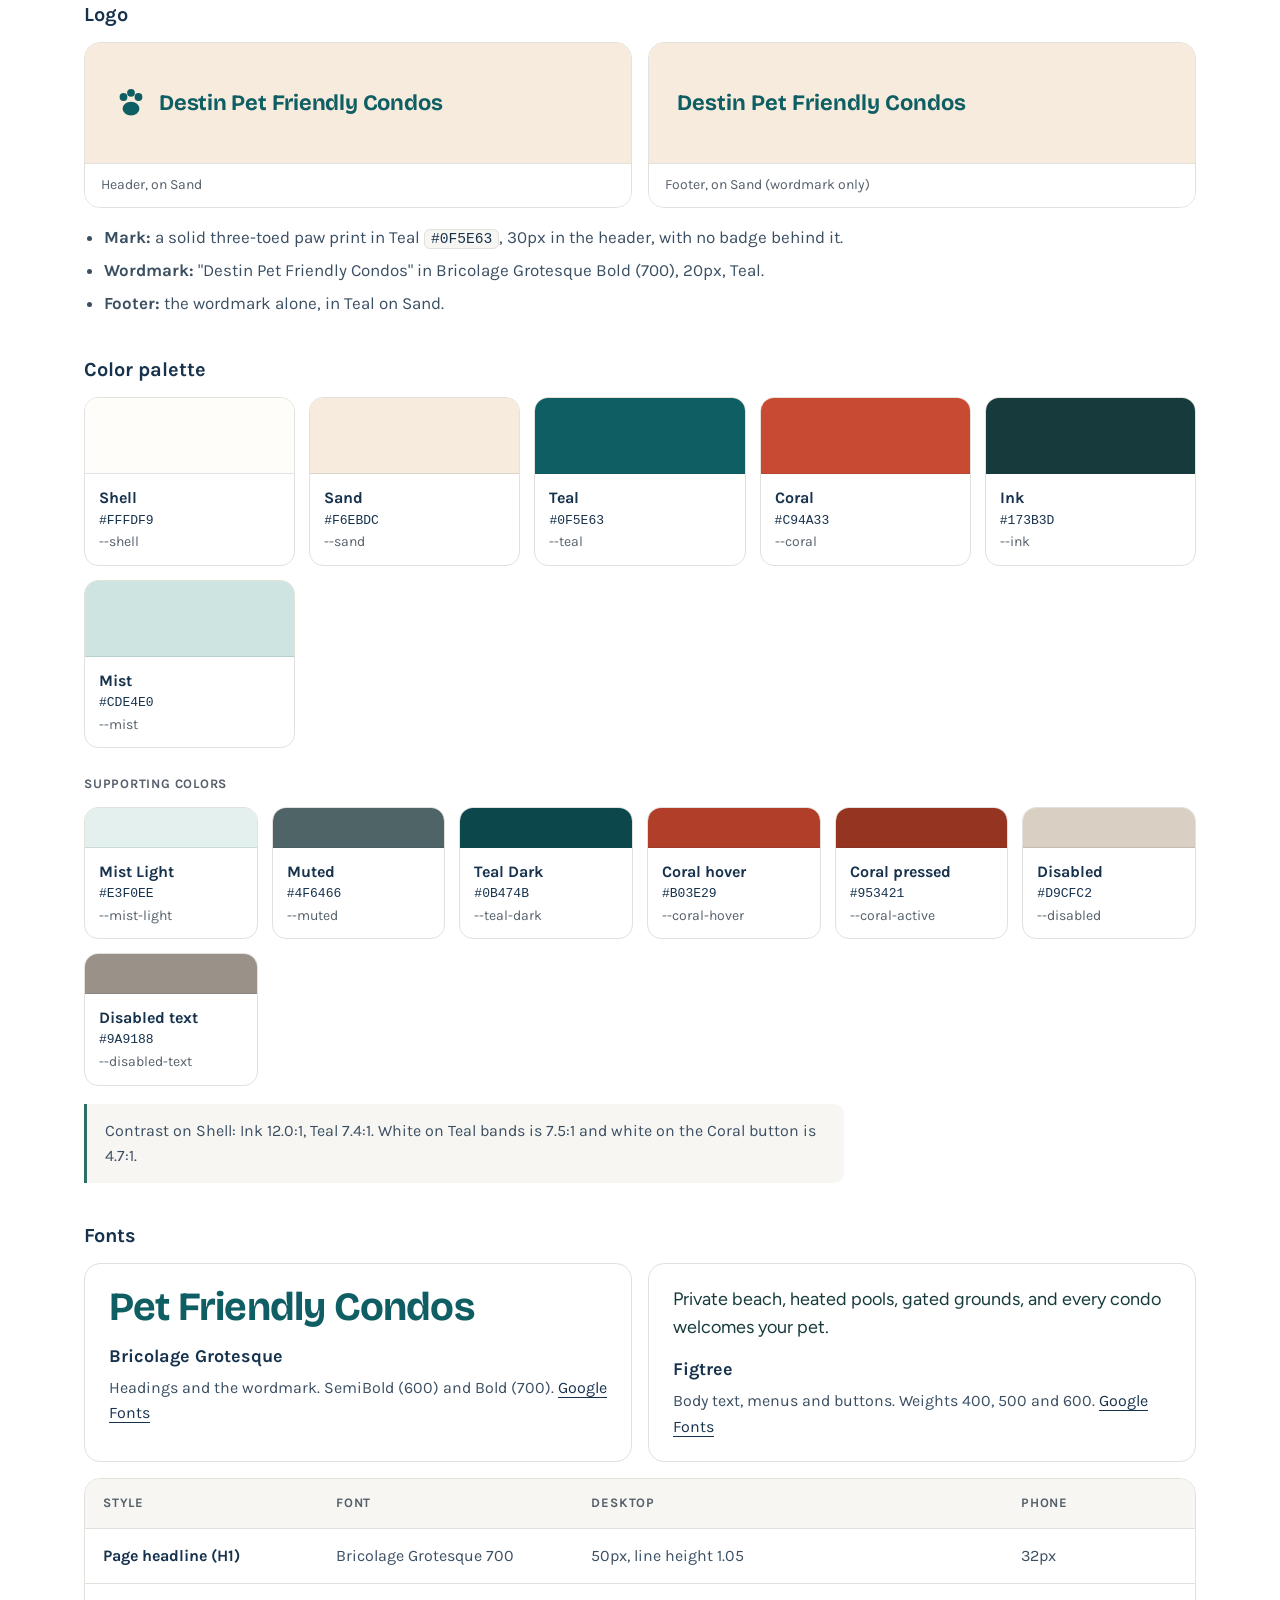
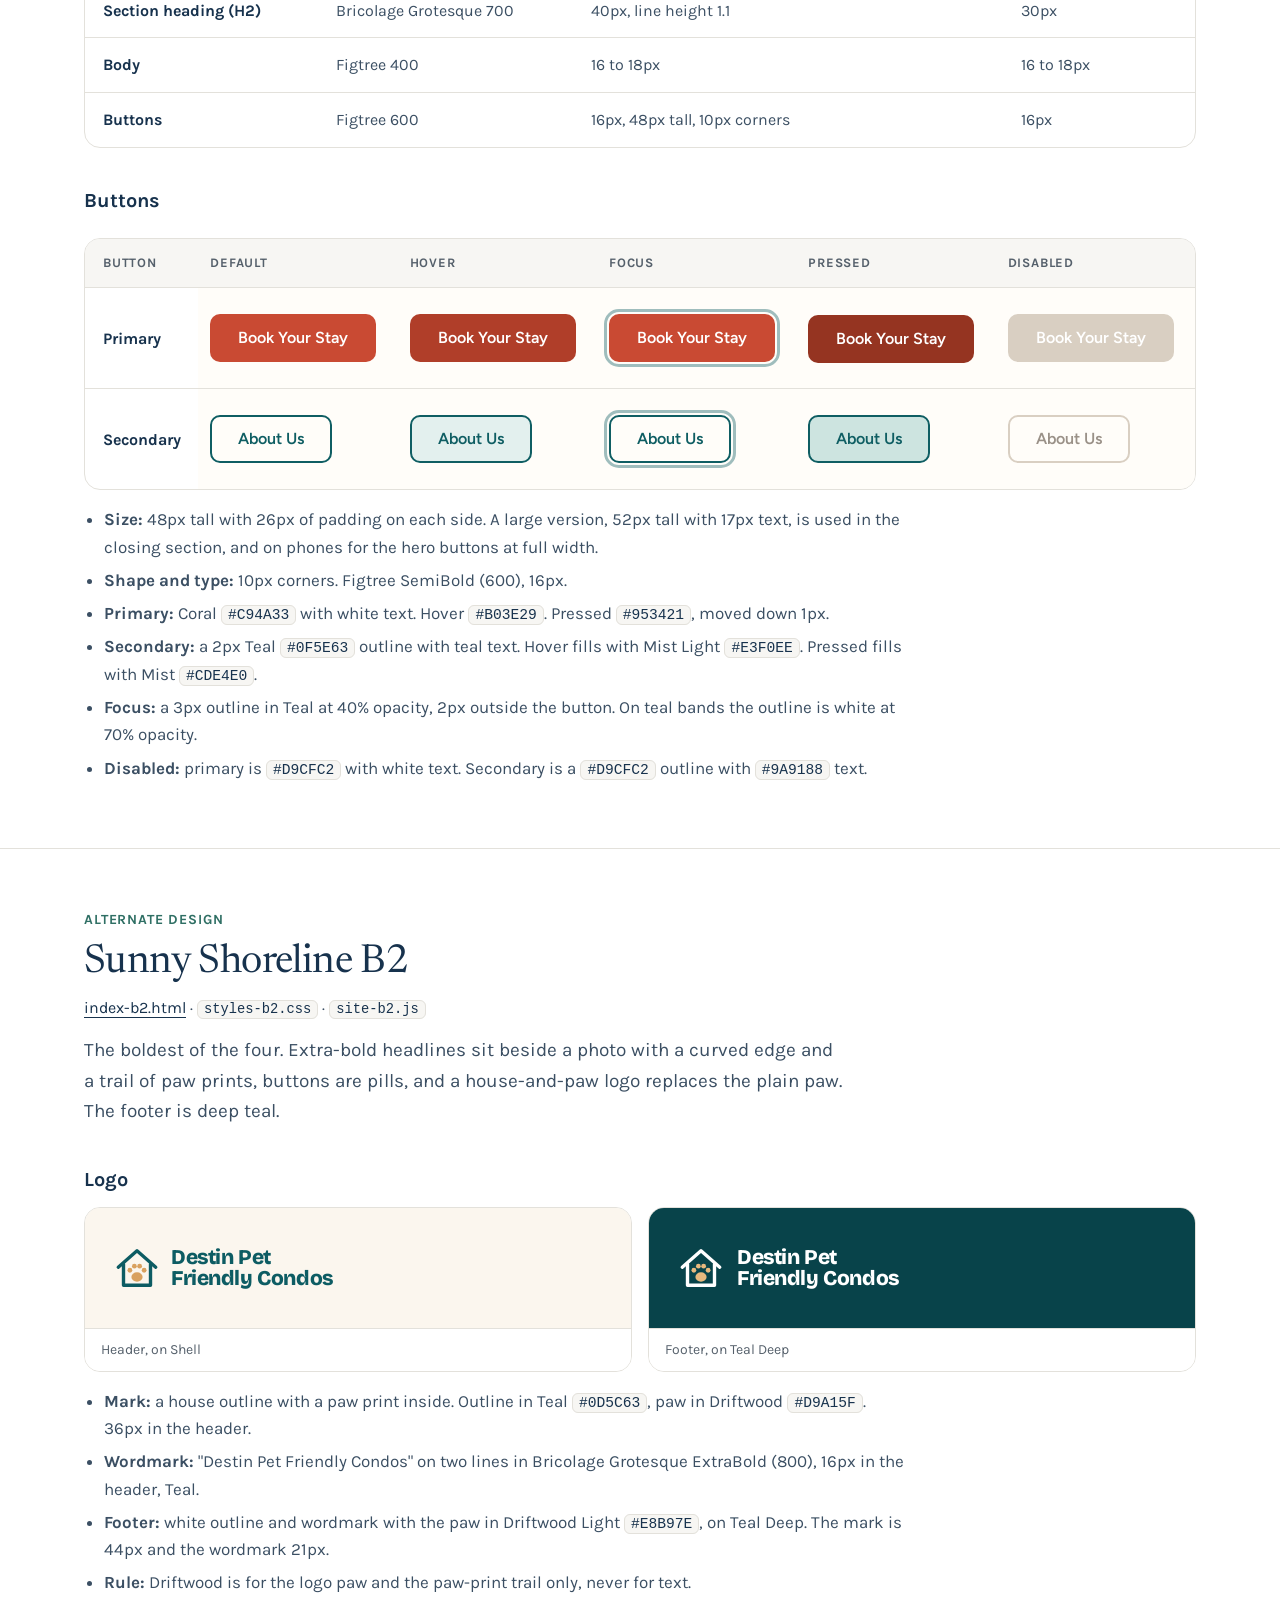
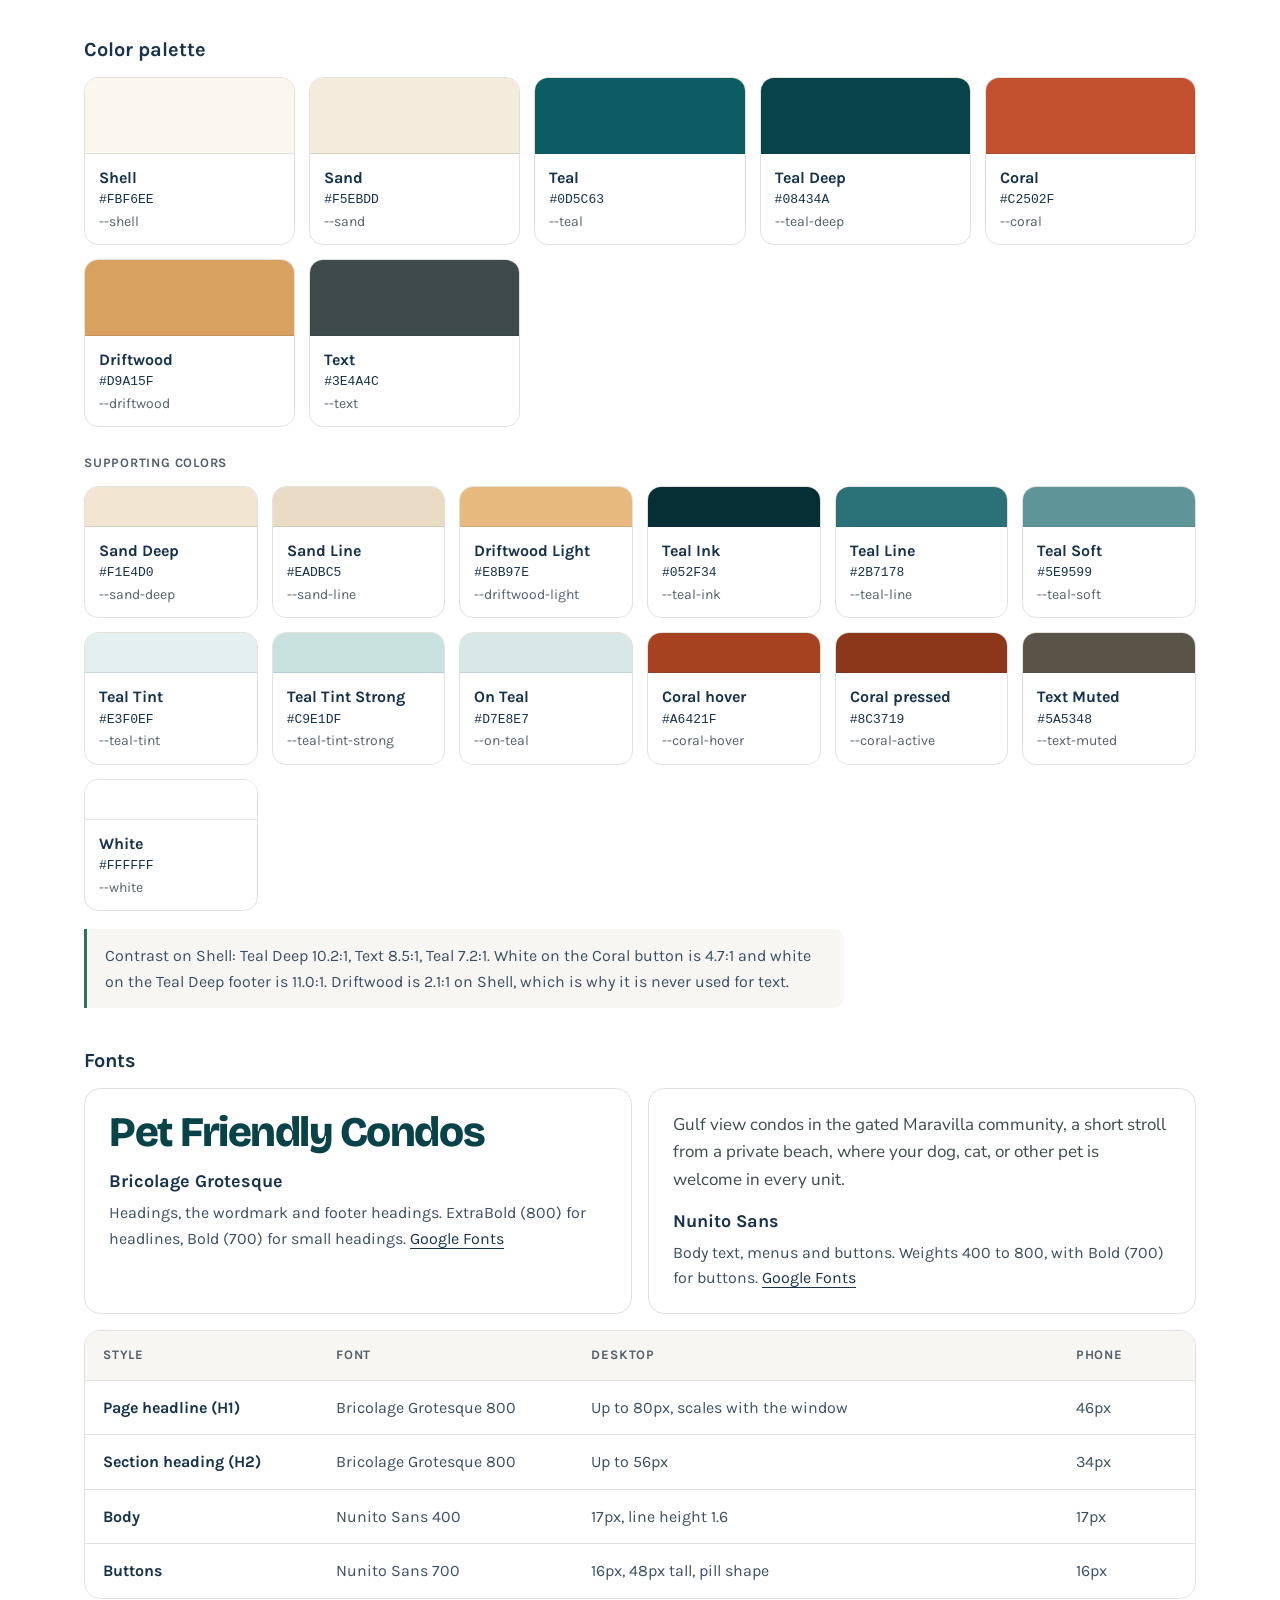
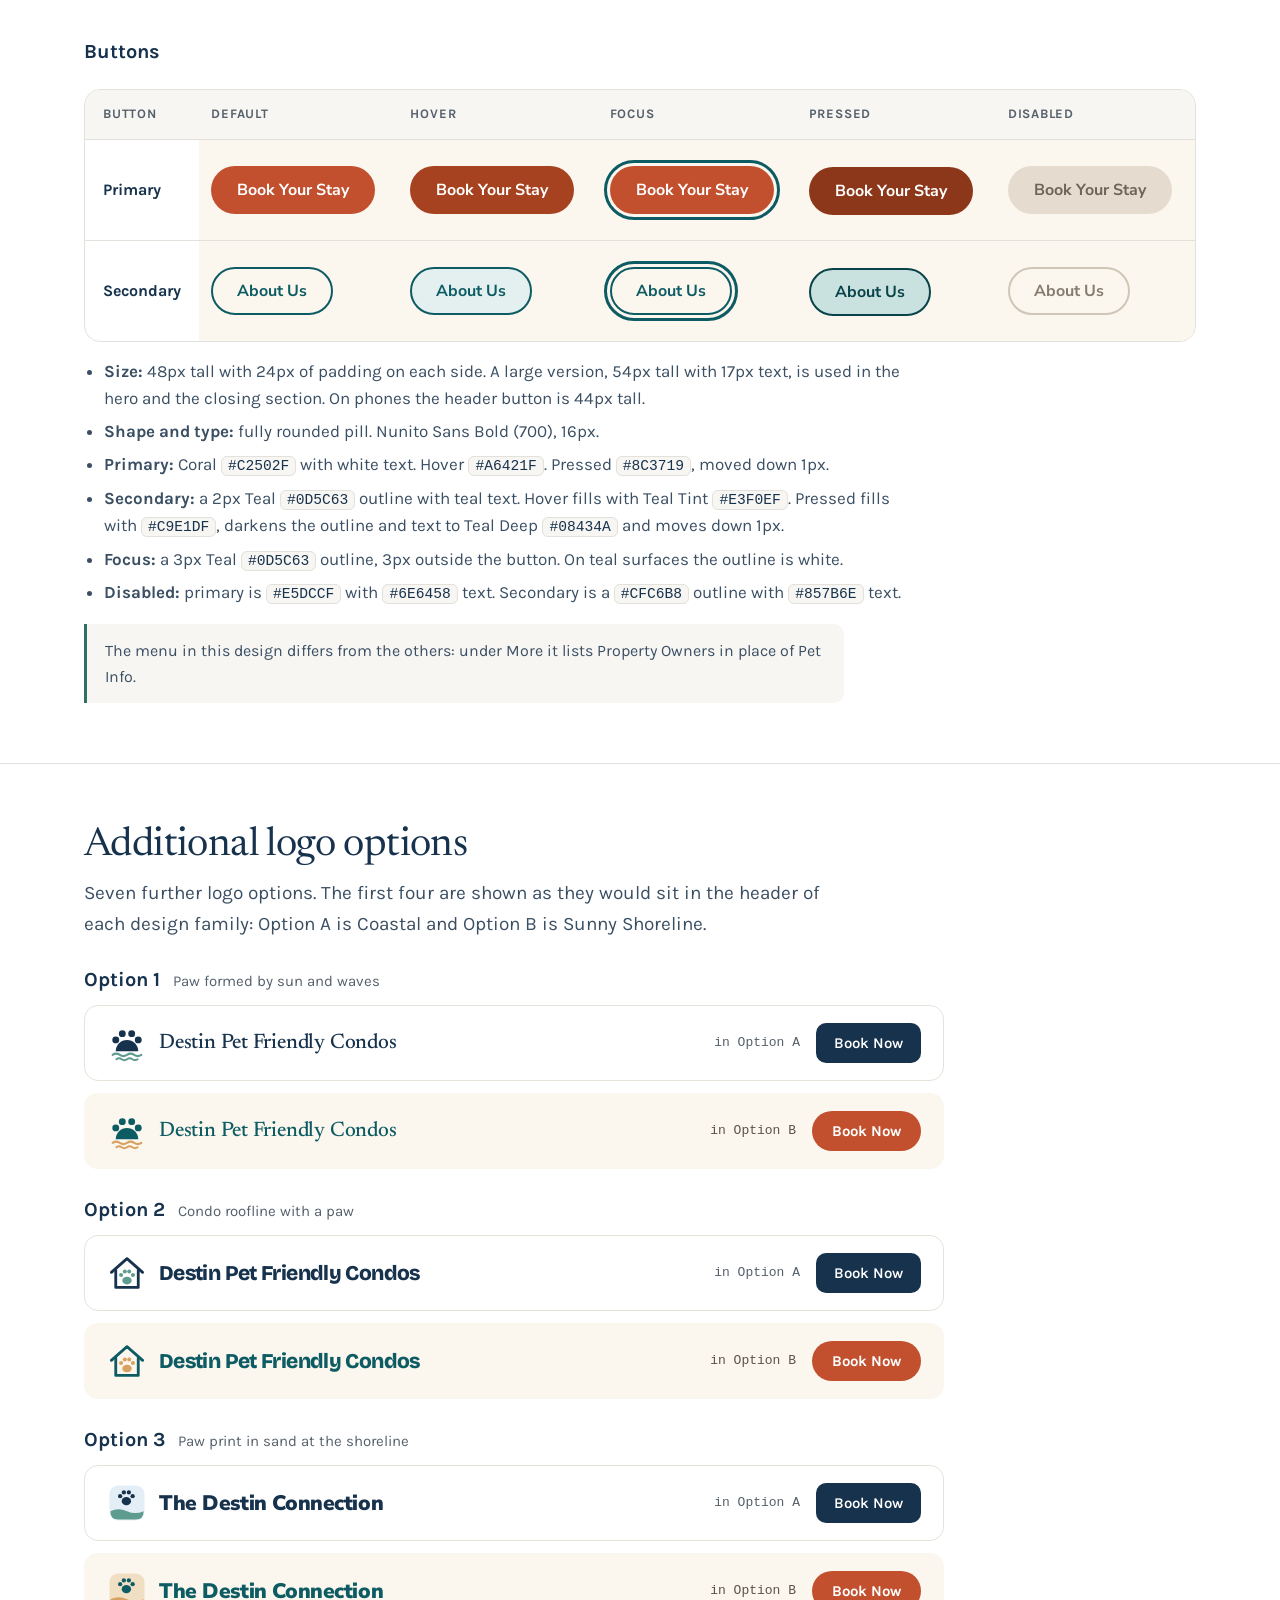
<file: documentation.html>
<!DOCTYPE html>
<html lang="en">
<head>
<meta charset="utf-8">
<meta name="viewport" content="width=device-width, initial-scale=1">
<title>Redesign Documentation | Destin Pet Friendly Condos</title>
<meta name="description" content="Project documentation for the Destin Pet Friendly Condos website redesign: changes from the original site, sitemap, and the color palette, fonts and logo for each design option.">
<!-- Internal project page: not linked from the site menus and hidden from search engines. -->
<meta name="robots" content="noindex, nofollow">
<link rel="icon" href="favicon.ico" sizes="32x32">
<link rel="icon" href="favicon.svg" type="image/svg+xml">
<link rel="apple-touch-icon" href="apple-touch-icon.png">
<link rel="preconnect" href="https://fonts.googleapis.com">
<link rel="preconnect" href="https://fonts.gstatic.com" crossorigin>
<!-- Every font used by the four designs and the logo options, so the samples below render in the real faces. -->
<link href="https://fonts.googleapis.com/css2?family=Bricolage+Grotesque:opsz,wght@12..96,600..800&family=Figtree:wght@400;500;600&family=Karla:wght@400;500;600;700&family=Lora:wght@500;600;700&family=Newsreader:ital,opsz,wght@0,6..72,400;0,6..72,500;1,6..72,500&family=Nunito+Sans:opsz,wght@6..12,400..900&display=swap" rel="stylesheet">
<style>
  /* This page is self-contained on purpose: it documents four designs, so it does not load any of their stylesheets. */
  :root {
    --ink: #17324D; --body: #3B4F63; --muted: #55606B; --accent: #2F6F64;
    --line: #E3E1DB; --panel: #F7F6F3; --white: #FFFFFF;
    --serif: 'Newsreader', Georgia, serif;
    --sans: 'Karla', system-ui, sans-serif;
    --mono: ui-monospace, SFMono-Regular, Menlo, Consolas, monospace;
  }
  *, *::before, *::after { box-sizing: border-box; }
  html { scroll-behavior: smooth; scroll-padding-top: 72px; }
  @media (prefers-reduced-motion: reduce) { html { scroll-behavior: auto; } }
  body { margin: 0; background: var(--white); color: var(--body); font-family: var(--sans); font-size: 17px; line-height: 1.6; -webkit-font-smoothing: antialiased; }
  .wrap { max-width: 1160px; margin: 0 auto; padding: 0 24px; }
  h1, h2, h3, h4 { color: var(--ink); text-wrap: balance; }
  h1 { margin: 0; font-family: var(--serif); font-weight: 400; font-size: clamp(34px, 5vw, 54px); line-height: 1.06; letter-spacing: -0.02em; }
  h2 { margin: 0 0 10px; font-family: var(--serif); font-weight: 400; font-size: clamp(28px, 3.4vw, 40px); line-height: 1.1; letter-spacing: -0.015em; }
  h3 { margin: 40px 0 14px; font-size: 20px; font-weight: 700; line-height: 1.3; }
  h4 { margin: 0 0 6px; font-size: 17px; font-weight: 700; }
  p { margin: 0 0 14px; }
  a { color: var(--ink); text-underline-offset: 4px; }
  a:hover { color: var(--accent); }
  :focus-visible { outline: 3px solid var(--accent); outline-offset: 3px; border-radius: 4px; }
  code { font-family: var(--mono); font-size: 0.86em; color: var(--ink); background: var(--panel); border: 1px solid var(--line); border-radius: 6px; padding: 1px 6px; white-space: nowrap; }
  .kicker { margin: 0 0 10px; font-size: 14px; font-weight: 700; letter-spacing: 0.06em; text-transform: uppercase; color: var(--accent); }
  .lede { max-width: 760px; font-size: 19px; }
  .note { max-width: 760px; margin: 18px 0 0; padding: 14px 18px; background: var(--panel); border-left: 3px solid var(--accent); border-radius: 0 10px 10px 0; font-size: 16px; }
  .note :last-child { margin-bottom: 0; }

  /* Header and in-page menu */
  .doc-header { padding: 64px 0 40px; }
  .doc-header .lede { margin-top: 18px; }
  .doc-links { display: flex; flex-wrap: wrap; gap: 10px 28px; margin: 22px 0 0; padding: 0; list-style: none; font-size: 16px; }
  .doc-links span { display: block; font-size: 13px; font-weight: 700; letter-spacing: 0.05em; text-transform: uppercase; color: var(--muted); }
  .doc-nav { position: sticky; top: 0; z-index: 10; background: rgba(255, 255, 255, 0.96); border-top: 1px solid var(--line); border-bottom: 1px solid var(--line); }
  .doc-nav ul { display: flex; gap: 6px 22px; margin: 0; padding: 12px 0; list-style: none; overflow-x: auto; white-space: nowrap; font-size: 15px; font-weight: 600; }
  .doc-nav a { text-decoration: none; }
  .doc-nav a:hover { text-decoration: underline; }
  main > section { padding: 60px 0; border-bottom: 1px solid var(--line); }

  /* Page-by-page table */
  .table-scroll { margin-top: 24px; overflow-x: auto; border: 1px solid var(--line); border-radius: 16px; }
  table { width: 100%; min-width: 760px; border-collapse: collapse; font-size: 16px; }
  th, td { padding: 14px 18px; text-align: left; vertical-align: top; border-bottom: 1px solid var(--line); }
  thead th { background: var(--panel); font-size: 13px; letter-spacing: 0.06em; text-transform: uppercase; color: var(--muted); }
  tbody th { width: 21%; font-weight: 700; color: var(--ink); }
  tbody td:nth-child(2) { width: 23%; }
  tbody tr:last-child th, tbody tr:last-child td { border-bottom: 0; }
  td small, th small { display: block; margin-top: 2px; font-size: 14px; font-weight: 400; color: var(--muted); }
  .tag { display: inline-block; padding: 1px 9px; border-radius: 999px; font-size: 13px; font-weight: 700; background: #E4F1EC; color: #1F5A50; }
  .tag--gone { background: #F1EDE4; color: #5B5446; }

  /* Sitemap */
  .sitemaps { display: grid; grid-template-columns: 3fr 2fr; gap: 24px; margin-top: 24px; }
  .sitemap { min-width: 0; border: 1px solid var(--line); border-radius: 16px; padding: 24px; }
  .sitemap h3 { margin: 0 0 14px; }
  .tree, .tree ul { margin: 0; padding: 0; list-style: none; }
  .tree ul { margin: 8px 0 4px 10px; padding-left: 18px; border-left: 2px solid var(--line); }
  .tree li { margin: 0 0 8px; }
  .tree li:last-child { margin-bottom: 0; }
  .tree small { color: var(--muted); font-size: 15px; overflow-wrap: anywhere; }
  .tree .group { font-size: 13px; font-weight: 700; letter-spacing: 0.06em; text-transform: uppercase; color: var(--muted); }

  /* Design option tiles */
  .tiles { display: grid; grid-template-columns: repeat(4, minmax(0, 1fr)); gap: 18px; margin-top: 28px; }
  .tile { display: flex; flex-direction: column; border: 1px solid var(--line); border-radius: 16px; overflow: hidden; text-decoration: none; color: var(--body); }
  .tile:hover { border-color: var(--ink); color: var(--body); }
  .tile__preview { flex: 1; display: flex; flex-direction: column; gap: 10px; min-height: 212px; padding: 22px 18px; background: var(--t-bg); }
  .tile__h { font: var(--t-h); letter-spacing: -0.02em; color: var(--t-ink); }
  .tile__p { font: var(--t-p); color: var(--t-text); }
  .tile__btns { display: flex; flex-wrap: wrap; gap: 6px; margin-top: auto; padding-top: 6px; }
  .tile__btn { display: inline-flex; align-items: center; height: 36px; padding: 0 11px; white-space: nowrap; border-radius: var(--t-radius); font: var(--t-btn); border: 1.5px solid var(--t-primary); background: var(--t-primary); color: #fff; }
  .tile__info { display: flex; flex-direction: column; gap: 4px; padding: 16px 20px 18px; border-top: 1px solid var(--line); }
  .tile__info strong { font-size: 18px; color: var(--ink); }
  .tile__info small { font-size: 15px; color: var(--muted); }
  .tile--a1 { --t-bg: #FBF8F3; --t-ink: #17324D; --t-text: #3B4F63; --t-primary: #17324D; --t-radius: 12px; --t-h: 400 27px/1.08 'Newsreader', serif; --t-p: 400 14px/1.5 'Karla', sans-serif; --t-btn: 600 13px/1 'Karla', sans-serif; }
  .tile--a2 { --t-bg: #FBF8F2; --t-ink: #15304B; --t-text: #4E6274; --t-primary: #15304B; --t-radius: 999px; --t-h: 500 25px/1.15 'Lora', serif; --t-p: 400 14px/1.5 'Nunito Sans', sans-serif; --t-btn: 600 13px/1 'Nunito Sans', sans-serif; }
  .tile--b1 { --t-bg: #F6EBDC; --t-ink: #0F5E63; --t-text: #173B3D; --t-primary: #C94A33; --t-radius: 10px; --t-h: 700 25px/1.08 'Bricolage Grotesque', sans-serif; --t-p: 400 14px/1.5 'Figtree', sans-serif; --t-btn: 600 13px/1 'Figtree', sans-serif; }
  .tile--b2 { --t-bg: #FBF6EE; --t-ink: #08434A; --t-text: #3E4A4C; --t-primary: #C2502F; --t-radius: 999px; --t-h: 800 26px/1.02 'Bricolage Grotesque', sans-serif; --t-p: 400 14px/1.5 'Nunito Sans', sans-serif; --t-btn: 700 13px/1 'Nunito Sans', sans-serif; }

  /* Per-design sections */
  .design__files { font-size: 16px; }
  .logos { display: grid; grid-template-columns: repeat(auto-fit, minmax(min(100%, 280px), 1fr)); gap: 16px; }
  .logo-box { min-width: 0; margin: 0; border: 1px solid var(--line); border-radius: 16px; overflow: hidden; }
  .logo-box__art { display: flex; align-items: center; gap: 12px; min-height: 120px; padding: 24px 28px; }
  .logo-box figcaption { padding: 10px 16px; border-top: 1px solid var(--line); background: var(--white); font-size: 14px; color: var(--muted); }
  .spec { margin: 16px 0 0; padding-left: 20px; max-width: 820px; }
  .spec li { margin-bottom: 6px; }

  .swatches { display: grid; grid-template-columns: repeat(auto-fill, minmax(200px, 1fr)); gap: 14px; margin: 0; padding: 0; list-style: none; }
  .swatches li { display: flex; flex-direction: column; gap: 2px; border: 1px solid var(--line); border-radius: 14px; overflow: hidden; padding-bottom: 12px; font-size: 15px; line-height: 1.45; }
  .swatches i { display: block; height: 76px; margin-bottom: 10px; background: var(--c); border-bottom: 1px solid rgba(23, 50, 77, 0.12); }
  .swatches b, .swatches span, .swatches small { padding: 0 14px; }
  .swatches b { color: var(--ink); font-size: 16px; }
  .swatches span { font-family: var(--mono); font-size: 13px; color: var(--ink); }
  .swatches small { font-size: 14px; color: var(--muted); }
  .swatches--minor { grid-template-columns: repeat(auto-fill, minmax(150px, 1fr)); }
  .swatches--minor i { height: 40px; }
  .sub { margin: 26px 0 12px; font-size: 13px; font-weight: 700; letter-spacing: 0.06em; text-transform: uppercase; color: var(--muted); }

  .fonts { display: grid; grid-template-columns: repeat(auto-fit, minmax(min(100%, 300px), 1fr)); gap: 16px; }
  .font { min-width: 0; border: 1px solid var(--line); border-radius: 16px; padding: 22px 24px; }
  .font__sample { margin: 0 0 14px; color: var(--ink); overflow-wrap: anywhere; }
  .font__name { margin: 0 0 4px; font-size: 18px; font-weight: 700; color: var(--ink); }
  .font p:last-child { margin-bottom: 0; font-size: 16px; }
  .scale { margin-top: 16px; }
  .scale table { min-width: 560px; }

  /* Button samples. Each table sets its own design's values; the is-* classes show the states side by side. */
  .btn-table th, .btn-table td { padding-left: 12px; padding-right: 12px; }
  .btn-table th:first-child { padding-left: 18px; }
  .btn-table tbody th { width: auto; white-space: nowrap; vertical-align: middle; }
  .btn-table tbody td, .btn-table tbody td:nth-child(2) { width: auto; padding-top: 26px; padding-bottom: 26px; vertical-align: middle; background: var(--b-page); }
  .bd { display: inline-flex; align-items: center; justify-content: center; height: 48px; padding: var(--b-pad); border: var(--b-line) solid transparent; border-radius: var(--b-radius); font: var(--b-font); line-height: 1; white-space: nowrap; }
  .bd--p { background: var(--p-bg); color: #FFFFFF; }
  .bd--p.is-hover { background: var(--p-hover); }
  .bd--p.is-pressed { background: var(--p-pressed); transform: translateY(1px); }
  .bd--p.is-disabled { background: var(--p-off-bg); color: var(--p-off-text); }
  .bd--s { border-color: var(--s-line); color: var(--s-line); }
  .bd--s.is-hover { background: var(--s-hover); }
  .bd--s.is-pressed { background: var(--s-pressed); border-color: var(--s-pressed-line); color: var(--s-pressed-line); }
  .bd--s.is-disabled { border-color: var(--s-off-line); color: var(--s-off-text); }
  .bd.is-focus { outline: 3px solid var(--b-focus); outline-offset: var(--b-focus-gap); }
  .btn-table--a1 { --b-page: #FBF8F3; --b-pad: 0 24px; --b-line: 1.5px; --b-radius: 12px; --b-font: 600 16px 'Karla', sans-serif; --b-focus: #2F6F64; --b-focus-gap: 3px;
    --p-bg: #17324D; --p-hover: #0F2338; --p-pressed: #08182A; --p-off-bg: #DCE1E6; --p-off-text: #5F6B78;
    --s-line: #17324D; --s-hover: #E3EEF6; --s-pressed: #CCDDEA; --s-pressed-line: #0F2338; --s-off-line: #C2CAD2; --s-off-text: #7A8592; }
  .btn-table--a2 { --b-page: #FBF8F2; --b-pad: 0 28px; --b-line: 1.5px; --b-radius: 999px; --b-font: 600 16px 'Nunito Sans', sans-serif; --b-focus: #7FB6D9; --b-focus-gap: 2px;
    --p-bg: #15304B; --p-hover: #0F2439; --p-pressed: #0A1A2B; --p-off-bg: #C5CFD6; --p-off-text: #FFFFFF;
    --s-line: #15304B; --s-hover: #E6F3EF; --s-pressed: #CFE8E1; --s-pressed-line: #15304B; --s-off-line: #C5CFD6; --s-off-text: #9AA7B0; }
  .btn-table--b1 { --b-page: #FFFDF9; --b-pad: 0 26px; --b-line: 2px; --b-radius: 10px; --b-font: 600 16px 'Figtree', sans-serif; --b-focus: rgba(15, 94, 99, 0.4); --b-focus-gap: 2px;
    --p-bg: #C94A33; --p-hover: #B03E29; --p-pressed: #953421; --p-off-bg: #D9CFC2; --p-off-text: #FFFFFF;
    --s-line: #0F5E63; --s-hover: #E3F0EE; --s-pressed: #CDE4E0; --s-pressed-line: #0F5E63; --s-off-line: #D9CFC2; --s-off-text: #9A9188; }
  .btn-table--b2 { --b-page: #FBF6EE; --b-pad: 0 24px; --b-line: 2px; --b-radius: 999px; --b-font: 700 16px 'Nunito Sans', sans-serif; --b-focus: #0D5C63; --b-focus-gap: 3px;
    --p-bg: #C2502F; --p-hover: #A6421F; --p-pressed: #8C3719; --p-off-bg: #E5DCCF; --p-off-text: #6E6458;
    --s-line: #0D5C63; --s-hover: #E3F0EF; --s-pressed: #C9E1DF; --s-pressed-line: #08434A; --s-off-line: #CFC6B8; --s-off-text: #857B6E; }
  .btn-table--b2 .bd--s.is-pressed { transform: translateY(1px); }

  /* Additional logo options. Marks are drawn once as symbols and recolored per row through --l1, --l2 and --l3. */
  .logo-options { display: grid; gap: 28px; max-width: 860px; margin-top: 28px; }
  .logo-option { min-width: 0; }
  .logo-option h3 { margin: 0 0 12px; }
  .logo-option h3 small { margin-left: 8px; font-size: 15px; font-weight: 400; color: var(--muted); }
  .m1 { fill: var(--l1); } .m2 { fill: var(--l2); } .m3 { fill: var(--l3); }
  .m1s { fill: none; stroke: var(--l1); } .m2s { fill: none; stroke: var(--l2); }
  .lockup-row { display: flex; align-items: center; justify-content: space-between; gap: 16px; min-height: 76px; padding: 14px 22px; border: 1px solid transparent; border-radius: 14px; }
  .lockup-row + .lockup-row { margin-top: 12px; }
  .lockup-row--a { background: #FFFFFF; border-color: #E7E3DA; --l1: #17324D; --l2: #5E9C90; --l3: #E3EEF6; }
  .lockup-row--b { background: #FBF6EE; --l1: #0D5C63; --l2: #D9A15F; --l3: #F1DFC4; }
  .lockup { display: flex; align-items: center; gap: 12px; min-width: 0; color: var(--l1); }
  .lockup svg { flex: none; width: 40px; height: 40px; }
  .lockup__name { font-size: 21px; line-height: 1.1; }
  .wm-1 { font-family: 'Newsreader', serif; font-weight: 500; letter-spacing: -0.01em; }
  .wm-2 { font-family: 'Bricolage Grotesque', sans-serif; font-weight: 800; letter-spacing: -0.03em; }
  .wm-3 { font-family: 'Nunito Sans', sans-serif; font-weight: 900; letter-spacing: -0.02em; }
  .wm-4 { font-family: 'Newsreader', serif; font-weight: 500; font-style: italic; letter-spacing: -0.01em; }
  .lockup-row__side { display: flex; align-items: center; gap: 16px; flex: none; }
  .lockup-row__label { font-family: var(--mono); font-size: 13px; color: #55606B; }
  .lockup-row--b .lockup-row__label { color: #5A5348; }
  .lockup-row__btn { display: inline-flex; align-items: center; height: 40px; padding: 0 18px; border-radius: 10px; background: #17324D; color: #FFFFFF; font: 600 15px/1 'Karla', sans-serif; white-space: nowrap; }
  .lockup-row--b .lockup-row__btn { padding: 0 20px; border-radius: 999px; background: #C2502F; font-weight: 700; }
  .lockup-card { display: flex; align-items: center; justify-content: center; gap: 22px; min-height: 190px; padding: 32px 24px; border-radius: 16px; }
  .lockup-card svg { flex: none; }
  .lockup-card__text { display: flex; flex-direction: column; gap: 8px; min-width: 0; }
  .lockup-card__caps { font: 500 19px/1 'Karla', sans-serif; letter-spacing: 0.08em; text-transform: uppercase; }
  @media (max-width: 640px) {
    .lockup-row { padding: 12px 14px; }
    .lockup-row__label { display: none; }
    .lockup__name { font-size: 17px; }
    .lockup-row__btn { height: 36px; padding: 0 12px; font-size: 14px; }
    .lockup-row--b .lockup-row__btn { padding: 0 14px; }
    .lockup-card { flex-direction: column; text-align: center; gap: 16px; }
    .lockup-card__text { align-items: center; }
  }

  @media (max-width: 1000px) {
    .tiles { grid-template-columns: repeat(2, minmax(0, 1fr)); }
    .sitemaps { grid-template-columns: 1fr; }
  }
  @media (max-width: 640px) {
    body { font-size: 16px; }
    .wrap { padding: 0 16px; }
    .doc-header { padding: 40px 0 28px; }
    main > section { padding: 44px 0; }
    .tiles { grid-template-columns: 1fr; }
    .sitemap, .font { padding: 18px; }
  }
  @media print {
    .doc-nav { position: static; }
    main > section { break-inside: avoid-page; }
  }
</style>
</head>
<body>

<header class="doc-header">
  <div class="wrap">
    <p class="kicker">Project documentation</p>
    <h1>Destin Pet Friendly Condos: Website Redesign</h1>
    <p class="lede">What changed between the original site and the redesign, the new sitemap, and the logo, colors, fonts and buttons for the main design and three alternate design options.</p>
    <ul class="doc-links">
      <li><span>Original site</span><a href="https://destinpetcondos.com/">destinpetcondos.com</a></li>
      <li><span>Redesign (work in progress)</span><a href="https://angelaharalson.github.io/wip/index.html">angelaharalson.github.io/wip</a></li>
      <li><span>Last updated</span>October 12, 2026</li>
    </ul>
  </div>
</header>

<nav class="doc-nav" aria-label="On this page">
  <div class="wrap">
    <ul>
      <li><a href="#designs">Design options</a></li>
      <li><a href="#pages">Page by page</a></li>
      <li><a href="#sitemap">Sitemap</a></li>
      <li><a href="#coastal-a1">Coastal A1</a></li>
      <li><a href="#coastal-a2">Coastal A2</a></li>
      <li><a href="#sunny-shoreline-b1">Sunny Shoreline B1</a></li>
      <li><a href="#sunny-shoreline-b2">Sunny Shoreline B2</a></li>
      <li><a href="#logo-options">Logo options</a></li>
    </ul>
  </div>
</nav>

<main>

  <!-- ============================== DESIGN OPTIONS ============================== -->
  <section id="designs">
    <div class="wrap">
      <h2>Design options</h2>
      <p class="lede">Four homepage designs in two families. Coastal is calm and serif-led in navy and seafoam. Sunny Shoreline is warmer and bolder in teal, sand and coral.</p>
      <div class="tiles">
        <a class="tile tile--a1" href="index.html">
          <span class="tile__preview">
            <span class="tile__h">Pet Friendly Condos in Destin</span>
            <span class="tile__p">Gulf view condos where every pet is welcome.</span>
            <span class="tile__btns"><span class="tile__btn">View Design</span></span>
          </span>
          <span class="tile__info"><strong>Coastal A1</strong><small>Main design · index.html</small></span>
        </a>
        <a class="tile tile--a2" href="index-a2.html">
          <span class="tile__preview">
            <span class="tile__h">Pet Friendly Condos in Destin</span>
            <span class="tile__p">Gulf view condos where every pet is welcome.</span>
            <span class="tile__btns"><span class="tile__btn">View Design</span></span>
          </span>
          <span class="tile__info"><strong>Coastal A2</strong><small>Alternate · index-a2.html</small></span>
        </a>
        <a class="tile tile--b1" href="index-b1.html">
          <span class="tile__preview">
            <span class="tile__h">Pet Friendly Condos in Destin</span>
            <span class="tile__p">Gulf view condos where every pet is welcome.</span>
            <span class="tile__btns"><span class="tile__btn">View Design</span></span>
          </span>
          <span class="tile__info"><strong>Sunny Shoreline B1</strong><small>Alternate · index-b1.html</small></span>
        </a>
        <a class="tile tile--b2" href="index-b2.html">
          <span class="tile__preview">
            <span class="tile__h">Pet Friendly Condos in Destin</span>
            <span class="tile__p">Gulf view condos where every pet is welcome.</span>
            <span class="tile__btns"><span class="tile__btn">View Design</span></span>
          </span>
          <span class="tile__info"><strong>Sunny Shoreline B2</strong><small>Alternate · index-b2.html</small></span>
        </a>
      </div>
      <div class="note">
        <p>The three alternates are homepage designs. Each has its own stylesheet and script, and their menu links open the shared inner pages, which use the Coastal A1 design.</p>
      </div>
    </div>
  </section>

  <!-- ============================== PAGE BY PAGE ============================== -->
  <section id="pages">
    <div class="wrap">
      <h2>Page by page</h2>
      <p class="lede">Where each original page went, and what is different on its replacement.</p>
      <div class="table-scroll">
        <table>
          <thead>
            <tr><th scope="col">Original page</th><th scope="col">Redesigned page</th><th scope="col">What changed</th></tr>
          </thead>
          <tbody>
            <tr>
              <th scope="row">Home<small>/</small></th>
              <td><a href="index.html">Home</a><small>index.html</small></td>
              <td>The photo slider, welcome paragraph and sidebar are replaced by a single-column page: headline with two actions, four highlights, a pets section, amenities with nearby dining and shopping, two guest reviews and a closing booking call.</td>
            </tr>
            <tr>
              <th scope="row">Vacation Rentals<small>/vacation-rentals/</small></th>
              <td><a href="vacation-rentals.html">Vacation Rentals</a><small>vacation-rentals.html</small></td>
              <td>The same Vacation RentPro booking engine, embedded at full width. A one-line introduction is added above it, and a line with the phone number and a Rental Policies link below.</td>
            </tr>
            <tr>
              <th scope="row">Photo Gallery<small>/photo-gallery/</small></th>
              <td><span class="tag tag--gone">Not carried over</span></td>
              <td>The original page holds four photos and three short captions. The redesign has no gallery page.</td>
            </tr>
            <tr>
              <th scope="row">Local Attractions<small>/local-attractions/</small></th>
              <td><a href="things-to-do.html">Things to Do</a><small>things-to-do.html</small></td>
              <td>The golf, restaurant and boat rental links are kept as link cards, with Harry T's moved to the pet-friendly list. New: pet-friendly parks, shopping, boat rentals and restaurants with descriptions, three event calendars, and a link to Visit Florida.</td>
            </tr>
            <tr>
              <th scope="row">News and Events<small>/category/news-and-events/</small></th>
              <td><span class="tag tag--gone">Not carried over</span></td>
              <td>Its two posts are short guest quotes. Both now appear in the reviews section of the homepage.</td>
            </tr>
            <tr>
              <th scope="row">About Us<small>/about-us/</small></th>
              <td><a href="about-us.html">About</a><small>about-us.html</small></td>
              <td>The same wording, owners' photo and listings button, in the new page layout with a booking card alongside.</td>
            </tr>
            <tr>
              <th scope="row">Rental Policies<small>/rental-policies/</small></th>
              <td><a href="rental-policies.html">Rental Policies</a><small>rental-policies.html</small></td>
              <td>All 35 items are kept word for word. They are split into two headed sections, Agreement Terms and Conditions and Condo Association Rules, as a numbered list with bullet lists for the pet, pool and beach rules.</td>
            </tr>
            <tr>
              <th scope="row">Guest Reviews<small>/guest-reviews/</small></th>
              <td><a href="guest-reviews.html">Reviews</a><small>guest-reviews.html</small></td>
              <td>The published review is carried over, with an average rating summary above it. The plugin's form is replaced by a Write a Review form with the same fields, which sends the review by email for approval.</td>
            </tr>
            <tr>
              <th scope="row">FAQs<small>/faqs/</small></th>
              <td><a href="faqs.html">FAQs</a><small>faqs.html</small></td>
              <td>The original page holds placeholder text. The redesign has seven questions in an expandable list. The answers are sample copy awaiting confirmation.</td>
            </tr>
            <tr>
              <th scope="row">Airlines and Car Rentals<small>/airlines-and-car-rentals/</small></th>
              <td><a href="getting-here.html">Getting Here</a><small>getting-here.html</small></td>
              <td>The three airport links are kept. New: a short introduction to the area, a map, and a car rental or shuttle link for each airport.</td>
            </tr>
            <tr>
              <th scope="row"><span class="tag">New</span></th>
              <td><a href="pet-info.html">Pet Info</a><small>pet-info.html</small></td>
              <td>The pet policy and pet fines, taken from the Rental Policies, plus pet-friendly things to do around Destin.</td>
            </tr>
          </tbody>
        </table>
      </div>
    </div>
  </section>

  <!-- ============================== SITEMAP ============================== -->
  <section id="sitemap">
    <div class="wrap">
      <h2>Sitemap</h2>
      <p class="lede">The redesigned site has nine pages. Five are in the main menu and four are under More, and the footer links to all of them.</p>
      <div class="sitemaps">
        <div class="sitemap">
          <h3>Redesigned site</h3>
          <ul class="tree">
            <li><a href="index.html">Home</a> <small>index.html</small>
              <ul>
                <li class="group">Main menu</li>
                <li><a href="vacation-rentals.html">Vacation Rentals</a> <small>vacation-rentals.html</small>
                  <ul><li><small>Embeds the booking engine at destinpetcondos.com/vrp/rentals/vacrentals.htm</small></li></ul>
                </li>
                <li><a href="things-to-do.html">Things to Do</a> <small>things-to-do.html</small>
                  <ul>
                    <li><small>Local Attractions: Golf, Restaurants, Boat Rentals</small></li>
                    <li><small>Things to Do With Your Pet</small></li>
                    <li><small>Events</small></li>
                  </ul>
                </li>
                <li><a href="guest-reviews.html">Reviews</a> <small>guest-reviews.html</small>
                  <ul>
                    <li><small>Published reviews</small></li>
                    <li><small>Write a Review</small></li>
                  </ul>
                </li>
                <li><a href="about-us.html">About</a> <small>about-us.html</small></li>
                <li class="group">More menu</li>
                <li><a href="rental-policies.html">Rental Policies</a> <small>rental-policies.html</small>
                  <ul>
                    <li><small>Agreement Terms and Conditions</small></li>
                    <li><small>Condo Association Rules</small></li>
                  </ul>
                </li>
                <li><a href="pet-info.html">Pet Info</a> <small>pet-info.html</small>
                  <ul>
                    <li><small>Pet Policy</small></li>
                    <li><small>Things to Do With Your Pet</small></li>
                  </ul>
                </li>
                <li><a href="faqs.html">FAQs</a> <small>faqs.html</small></li>
                <li><a href="getting-here.html">Getting Here</a> <small>getting-here.html</small>
                  <ul>
                    <li><small>Local Airports</small></li>
                    <li><small>Car Rental / Shuttles</small></li>
                  </ul>
                </li>
              </ul>
            </li>
            <li class="group">Not in the menus</li>
            <li><a href="index-a2.html">Coastal A2</a>, <a href="index-b1.html">Sunny Shoreline B1</a>, <a href="index-b2.html">Sunny Shoreline B2</a> <small>alternate homepage designs</small></li>
            <li><a href="documentation.html">Documentation</a> <small>documentation.html, this page</small></li>
          </ul>
        </div>
        <div class="sitemap">
          <h3>Original site, for reference</h3>
          <ul class="tree">
            <li>Home <small>/</small>
              <ul>
                <li class="group">Main menu</li>
                <li>Vacation Rentals <small>/vacation-rentals/</small></li>
                <li>Photo Gallery <small>/photo-gallery/</small></li>
                <li>Local Attractions <small>/local-attractions/</small></li>
                <li>News and Events <small>/category/news-and-events/</small></li>
                <li>About Us <small>/about-us/</small></li>
                <li class="group">More menu</li>
                <li>Rental Policies <small>/rental-policies/</small></li>
                <li>Guest Reviews <small>/guest-reviews/</small></li>
                <li>FAQs <small>/faqs/</small></li>
                <li>Airlines and Car Rentals <small>/airlines-and-car-rentals/</small></li>
              </ul>
            </li>
          </ul>
        </div>
      </div>
    </div>
  </section>

  <!-- ============================== COASTAL A1 ============================== -->
  <section id="coastal-a1">
    <div class="wrap">
      <p class="kicker">Main design</p>
      <h2>Coastal A1</h2>
      <p class="design__files"><a href="index.html">index.html</a> · <code>styles.css</code> · <code>site.js</code></p>
      <p class="lede">Airy and centered. The headline sits above a wide photo, section bands alternate between white sand, seafoam and pale sky, and soft wave dividers separate them. Buttons have 12px corners. This design is used by every inner page.</p>

      <h3>Logo</h3>
      <div class="logos">
        <figure class="logo-box">
          <div class="logo-box__art" style="background:#FFFFFF">
            <svg width="48" height="48" viewBox="0 0 64 64" aria-hidden="true"><circle cx="14" cy="27" r="5.5" fill="#17324D"/><circle cx="24.5" cy="17" r="5.5" fill="#17324D"/><circle cx="39.5" cy="17" r="5.5" fill="#17324D"/><circle cx="50" cy="27" r="5.5" fill="#17324D"/><path d="M14 45 A18 18 0 0 1 50 45 Z" fill="#17324D"/><path d="M9 51 q5.75 -4 11.5 0 t11.5 0 t11.5 0 t11.5 0" fill="none" stroke="#5E9C90" stroke-width="3.2" stroke-linecap="round"/><path d="M15 58 q4.25 -3 8.5 0 t8.5 0 t8.5 0 t8.5 0" fill="none" stroke="#5E9C90" stroke-width="3.2" stroke-linecap="round"/></svg>
            <span style="font:500 23px/1.05 'Newsreader',serif;letter-spacing:-0.01em;color:#17324D">Destin Pet Friendly Condos</span>
          </div>
          <figcaption>Header, on white</figcaption>
        </figure>
        <figure class="logo-box">
          <div class="logo-box__art" style="background:#17324D">
            <svg width="48" height="48" viewBox="0 0 64 64" aria-hidden="true"><circle cx="14" cy="27" r="5.5" fill="#FFFFFF"/><circle cx="24.5" cy="17" r="5.5" fill="#FFFFFF"/><circle cx="39.5" cy="17" r="5.5" fill="#FFFFFF"/><circle cx="50" cy="27" r="5.5" fill="#FFFFFF"/><path d="M14 45 A18 18 0 0 1 50 45 Z" fill="#FFFFFF"/><path d="M9 51 q5.75 -4 11.5 0 t11.5 0 t11.5 0 t11.5 0" fill="none" stroke="#9FD3C7" stroke-width="3.2" stroke-linecap="round"/><path d="M15 58 q4.25 -3 8.5 0 t8.5 0 t8.5 0 t8.5 0" fill="none" stroke="#9FD3C7" stroke-width="3.2" stroke-linecap="round"/></svg>
            <span style="font:500 23px/1.05 'Newsreader',serif;letter-spacing:-0.01em;color:#FFFFFF">Destin Pet Friendly Condos</span>
          </div>
          <figcaption>Footer, on Deep Navy</figcaption>
        </figure>
        <figure class="logo-box">
          <div class="logo-box__art" style="background:#F7F6F3">
            <svg width="48" height="48" viewBox="0 0 64 64" aria-hidden="true"><rect width="64" height="64" rx="14" fill="#17324D"/><g transform="translate(32 30) scale(0.92) translate(-32 -32)"><circle cx="13" cy="26.5" r="6.2" fill="#FFFFFF"/><circle cx="24.5" cy="15.5" r="6.2" fill="#FFFFFF"/><circle cx="39.5" cy="15.5" r="6.2" fill="#FFFFFF"/><circle cx="51" cy="26.5" r="6.2" fill="#FFFFFF"/><path d="M13 45 A19 19 0 0 1 51 45 Z" fill="#FFFFFF"/><path d="M9 54 q5.75 -5 11.5 0 t11.5 0 t11.5 0 t11.5 0" fill="none" stroke="#9FD3C7" stroke-width="4.6" stroke-linecap="round"/></g></svg>
            <svg width="32" height="32" viewBox="0 0 64 64" aria-hidden="true"><rect width="64" height="64" rx="14" fill="#17324D"/><g transform="translate(32 30) scale(0.92) translate(-32 -32)"><circle cx="13" cy="26.5" r="6.2" fill="#FFFFFF"/><circle cx="24.5" cy="15.5" r="6.2" fill="#FFFFFF"/><circle cx="39.5" cy="15.5" r="6.2" fill="#FFFFFF"/><circle cx="51" cy="26.5" r="6.2" fill="#FFFFFF"/><path d="M13 45 A19 19 0 0 1 51 45 Z" fill="#FFFFFF"/><path d="M9 54 q5.75 -5 11.5 0 t11.5 0 t11.5 0 t11.5 0" fill="none" stroke="#9FD3C7" stroke-width="4.6" stroke-linecap="round"/></g></svg>
            <svg width="16" height="16" viewBox="0 0 64 64" aria-hidden="true"><rect width="64" height="64" rx="14" fill="#17324D"/><g transform="translate(32 30) scale(0.92) translate(-32 -32)"><circle cx="13" cy="26.5" r="6.2" fill="#FFFFFF"/><circle cx="24.5" cy="15.5" r="6.2" fill="#FFFFFF"/><circle cx="39.5" cy="15.5" r="6.2" fill="#FFFFFF"/><circle cx="51" cy="26.5" r="6.2" fill="#FFFFFF"/><path d="M13 45 A19 19 0 0 1 51 45 Z" fill="#FFFFFF"/><path d="M9 54 q5.75 -5 11.5 0 t11.5 0 t11.5 0 t11.5 0" fill="none" stroke="#9FD3C7" stroke-width="4.6" stroke-linecap="round"/></g></svg>
          </div>
          <figcaption>Site icon at 48, 32 and 16 pixels</figcaption>
        </figure>
      </div>
      <ul class="spec">
        <li><strong>Mark:</strong> a paw print above two shoreline waves. Paw in Deep Navy <code>#17324D</code>, waves in <code>#5E9C90</code>.</li>
        <li><strong>Wordmark:</strong> "Destin Pet Friendly Condos" in Newsreader Medium (500), 21px in the header, Deep Navy.</li>
        <li><strong>On navy:</strong> white paw and wordmark with waves in <code>#9FD3C7</code>.</li>
        <li><strong>Site icon:</strong> the paw over a single wave on a navy tile, simplified so it stays clear at 16 pixels (<code>favicon.svg</code>, <code>favicon.ico</code>, <code>apple-touch-icon.png</code>).</li>
      </ul>

      <h3>Color palette</h3>
      <ul class="swatches">
        <li style="--c:#FBF8F3"><i></i><b>White Sand</b><span>#FBF8F3</span><small>--sand</small></li>
        <li style="--c:#E4F1EC"><i></i><b>Seafoam</b><span>#E4F1EC</span><small>--seafoam</small></li>
        <li style="--c:#E3EEF6"><i></i><b>Pale Sky</b><span>#E3EEF6</span><small>--sky</small></li>
        <li style="--c:#2F6F64"><i></i><b>Sea Glass</b><span>#2F6F64</span><small>--sea-glass</small></li>
        <li style="--c:#17324D"><i></i><b>Deep Navy</b><span>#17324D</span><small>--navy</small></li>
        <li style="--c:#3B4F63"><i></i><b>Slate</b><span>#3B4F63</span><small>--slate</small></li>
      </ul>
      <p class="sub">Supporting colors</p>
      <ul class="swatches swatches--minor">
        <li style="--c:#FFFFFF"><i></i><b>White</b><span>#FFFFFF</span><small>--white</small></li>
        <li style="--c:#55606B"><i></i><b>Muted</b><span>#55606B</span><small>--muted</small></li>
        <li style="--c:#5E9C90"><i></i><b>Wave</b><span>#5E9C90</span><small>--accent-line</small></li>
        <li style="--c:#9FD3C7"><i></i><b>Light Seafoam</b><span>#9FD3C7</span></li>
        <li style="--c:#0F2338"><i></i><b>Navy hover</b><span>#0F2338</span><small>--navy-hover</small></li>
        <li style="--c:#08182A"><i></i><b>Navy pressed</b><span>#08182A</span><small>--navy-active</small></li>
        <li style="--c:#E7E3DA"><i></i><b>Line</b><span>#E7E3DA</span><small>--line</small></li>
        <li style="--c:#EEEAE2"><i></i><b>Line soft</b><span>#EEEAE2</span><small>--line-soft</small></li>
      </ul>
      <p class="note">Contrast on White Sand: Deep Navy 12.4:1, Slate 8.0:1, Sea Glass 5.5:1. White on the navy button is 13.1:1.</p>

      <h3>Fonts</h3>
      <div class="fonts">
        <article class="font">
          <p class="font__sample" style="font:400 44px/1.05 'Newsreader',serif;letter-spacing:-0.02em">Pet Friendly Condos</p>
          <p class="font__name">Newsreader</p>
          <p>Headings, the wordmark and review titles. Regular (400) for headings, Medium (500) for the wordmark. <a href="https://fonts.google.com/specimen/Newsreader">Google Fonts</a></p>
        </article>
        <article class="font">
          <p class="font__sample" style="font:400 18px/1.7 'Karla',sans-serif;color:#3B4F63">Dogs have room to stretch, cats settle in easily, and every condo we rent is set up for animal guests.</p>
          <p class="font__name">Karla</p>
          <p>Body text, menus, buttons and labels. Weights 400, 500, 600 and 700. <a href="https://fonts.google.com/specimen/Karla">Google Fonts</a></p>
        </article>
      </div>
      <div class="table-scroll scale">
        <table>
          <thead><tr><th scope="col">Style</th><th scope="col">Font</th><th scope="col">Desktop</th><th scope="col">Phone</th></tr></thead>
          <tbody>
            <tr><th scope="row">Page headline (H1)</th><td>Newsreader 400</td><td>76px, line height 1.04</td><td>44px</td></tr>
            <tr><th scope="row">Section heading (H2)</th><td>Newsreader 400</td><td>50px, line height 1.1</td><td>34px</td></tr>
            <tr><th scope="row">Small heading (H3)</th><td>Karla 700</td><td>18px</td><td>17px</td></tr>
            <tr><th scope="row">Body</th><td>Karla 400</td><td>18px, line height 1.7</td><td>17px</td></tr>
            <tr><th scope="row">Buttons</th><td>Karla 600</td><td>16px, 48px tall, 12px corners</td><td>16px</td></tr>
          </tbody>
        </table>
      </div>

      <h3>Buttons</h3>
      <div class="table-scroll">
        <table class="btn-table btn-table--a1">
          <thead><tr><th scope="col">Button</th><th scope="col">Default</th><th scope="col">Hover</th><th scope="col">Focus</th><th scope="col">Pressed</th><th scope="col">Disabled</th></tr></thead>
          <tbody>
            <tr><th scope="row">Primary</th><td><span class="bd bd--p">Book Your Stay</span></td><td><span class="bd bd--p is-hover">Book Your Stay</span></td><td><span class="bd bd--p is-focus">Book Your Stay</span></td><td><span class="bd bd--p is-pressed">Book Your Stay</span></td><td><span class="bd bd--p is-disabled">Book Your Stay</span></td></tr>
            <tr><th scope="row">Secondary</th><td><span class="bd bd--s">About Us</span></td><td><span class="bd bd--s is-hover">About Us</span></td><td><span class="bd bd--s is-focus">About Us</span></td><td><span class="bd bd--s is-pressed">About Us</span></td><td><span class="bd bd--s is-disabled">About Us</span></td></tr>
          </tbody>
        </table>
      </div>
      <ul class="spec">
        <li><strong>Size:</strong> 48px tall with 24px of padding on each side. A large version, 52px tall with 17px text, is used in the hero and the closing section.</li>
        <li><strong>Shape and type:</strong> 12px corners. Karla SemiBold (600), 16px.</li>
        <li><strong>Primary:</strong> Deep Navy <code>#17324D</code> with white text. Hover <code>#0F2338</code>. Pressed <code>#08182A</code>, moved down 1px.</li>
        <li><strong>Secondary:</strong> a 1.5px Deep Navy outline with navy text. Hover fills with Pale Sky <code>#E3EEF6</code>. Pressed fills with <code>#CCDDEA</code> and darkens the outline and text to <code>#0F2338</code>.</li>
        <li><strong>Focus:</strong> a 3px Sea Glass <code>#2F6F64</code> outline, 3px outside the button.</li>
        <li><strong>Disabled:</strong> primary is <code>#DCE1E6</code> with <code>#5F6B78</code> text. Secondary is a <code>#C2CAD2</code> outline with <code>#7A8592</code> text.</li>
      </ul>
    </div>
  </section>

  <!-- ============================== COASTAL A2 ============================== -->
  <section id="coastal-a2">
    <div class="wrap">
      <p class="kicker">Alternate design</p>
      <h2>Coastal A2</h2>
      <p class="design__files"><a href="index-a2.html">index-a2.html</a> · <code>styles-a2.css</code> · <code>site-a2.js</code></p>
      <p class="lede">The same calm, navy-led family with a softer feel. The headline sits beside the photo instead of above it, headings are in Lora, buttons are fully rounded pills, and the seafoam is a little stronger.</p>

      <h3>Logo</h3>
      <div class="logos">
        <figure class="logo-box">
          <div class="logo-box__art" style="background:#FFFFFF;gap:10px">
            <span style="display:flex;align-items:center;justify-content:center;flex:none;width:44px;height:44px;border-radius:50%;background:#CFE8E1;color:#15304B"><svg width="22" height="22" viewBox="0 0 24 24" fill="currentColor" aria-hidden="true"><circle cx="7" cy="8" r="2.4"/><circle cx="12" cy="5.5" r="2.4"/><circle cx="17" cy="8" r="2.4"/><ellipse cx="12" cy="15.5" rx="5.2" ry="4.3"/></svg></span>
            <span style="font:600 21px/1.1 'Lora',serif;color:#15304B">Destin Pet Friendly Condos</span>
          </div>
          <figcaption>Header, on white</figcaption>
        </figure>
        <figure class="logo-box">
          <div class="logo-box__art" style="background:#15304B">
            <span style="font:600 21px/1.1 'Lora',serif;color:#FFFFFF">Destin Pet Friendly Condos</span>
          </div>
          <figcaption>Footer, on Navy (wordmark only)</figcaption>
        </figure>
      </div>
      <ul class="spec">
        <li><strong>Mark:</strong> a three-toed paw print in Navy <code>#15304B</code>, centered on a round Seafoam <code>#CFE8E1</code> badge (36px in the header).</li>
        <li><strong>Wordmark:</strong> "Destin Pet Friendly Condos" in Lora SemiBold (600), 19px, Navy. On small screens the header shows the badge alone.</li>
        <li><strong>Footer:</strong> the wordmark alone, in white on Navy.</li>
      </ul>

      <h3>Color palette</h3>
      <ul class="swatches">
        <li style="--c:#FBF8F2"><i></i><b>Sand</b><span>#FBF8F2</span><small>--sand</small></li>
        <li style="--c:#CFE8E1"><i></i><b>Seafoam</b><span>#CFE8E1</span><small>--seafoam</small></li>
        <li style="--c:#E6F3EF"><i></i><b>Seafoam Mist</b><span>#E6F3EF</span><small>--seafoam-mist</small></li>
        <li style="--c:#DCEBF5"><i></i><b>Sky</b><span>#DCEBF5</span><small>--sky</small></li>
        <li style="--c:#15304B"><i></i><b>Navy</b><span>#15304B</span><small>--navy</small></li>
        <li style="--c:#4E6274"><i></i><b>Muted</b><span>#4E6274</span><small>--muted</small></li>
      </ul>
      <p class="sub">Supporting colors</p>
      <ul class="swatches swatches--minor">
        <li style="--c:#FFFFFF"><i></i><b>White</b><span>#FFFFFF</span><small>--white</small></li>
        <li style="--c:#7FB6D9"><i></i><b>Focus</b><span>#7FB6D9</span><small>--focus</small></li>
        <li style="--c:#0F2439"><i></i><b>Navy hover</b><span>#0F2439</span><small>--navy-hover</small></li>
        <li style="--c:#0A1A2B"><i></i><b>Navy pressed</b><span>#0A1A2B</span><small>--navy-active</small></li>
        <li style="--c:#E6EBED"><i></i><b>Line</b><span>#E6EBED</span><small>--line</small></li>
        <li style="--c:#B9CDD6"><i></i><b>Dash</b><span>#B9CDD6</span><small>--dash</small></li>
        <li style="--c:#C9D6DF"><i></i><b>On navy, soft</b><span>#C9D6DF</span><small>--on-navy-soft</small></li>
        <li style="--c:#9FB5C4"><i></i><b>On navy, label</b><span>#9FB5C4</span><small>--on-navy-label</small></li>
        <li style="--c:#C5CFD6"><i></i><b>Disabled</b><span>#C5CFD6</span><small>--disabled</small></li>
        <li style="--c:#9AA7B0"><i></i><b>Disabled text</b><span>#9AA7B0</span><small>--disabled-text</small></li>
      </ul>
      <p class="note">Contrast on Sand: Navy 12.7:1, Muted 6.0:1. White on the navy button is 13.5:1.</p>

      <h3>Fonts</h3>
      <div class="fonts">
        <article class="font">
          <p class="font__sample" style="font:500 40px/1.1 'Lora',serif">Pet Friendly Condos</p>
          <p class="font__name">Lora</p>
          <p>Headings and the wordmark. Medium (500) for headings, SemiBold (600) for the wordmark. <a href="https://fonts.google.com/specimen/Lora">Google Fonts</a></p>
        </article>
        <article class="font">
          <p class="font__sample" style="font:400 17px/1.55 'Nunito Sans',sans-serif;color:#4E6274">Gulf view condos with a private beach, heated pools and a gated community, where your pet is as welcome as you are.</p>
          <p class="font__name">Nunito Sans</p>
          <p>Body text, menus and buttons. Weights 400, 600 and 700. <a href="https://fonts.google.com/specimen/Nunito+Sans">Google Fonts</a></p>
        </article>
      </div>
      <div class="table-scroll scale">
        <table>
          <thead><tr><th scope="col">Style</th><th scope="col">Font</th><th scope="col">Desktop</th><th scope="col">Phone</th></tr></thead>
          <tbody>
            <tr><th scope="row">Page headline (H1)</th><td>Lora 500</td><td>40 to 54px, scales with the window</td><td>34px</td></tr>
            <tr><th scope="row">Section heading (H2)</th><td>Lora 500</td><td>30 to 36px</td><td>27px</td></tr>
            <tr><th scope="row">Body</th><td>Nunito Sans 400</td><td>16px, intro text 17px</td><td>16px</td></tr>
            <tr><th scope="row">Buttons</th><td>Nunito Sans 600</td><td>16px, 48px tall, pill shape</td><td>16px</td></tr>
          </tbody>
        </table>
      </div>

      <h3>Buttons</h3>
      <div class="table-scroll">
        <table class="btn-table btn-table--a2">
          <thead><tr><th scope="col">Button</th><th scope="col">Default</th><th scope="col">Hover</th><th scope="col">Focus</th><th scope="col">Pressed</th><th scope="col">Disabled</th></tr></thead>
          <tbody>
            <tr><th scope="row">Primary</th><td><span class="bd bd--p">Book Your Stay</span></td><td><span class="bd bd--p is-hover">Book Your Stay</span></td><td><span class="bd bd--p is-focus">Book Your Stay</span></td><td><span class="bd bd--p is-pressed">Book Your Stay</span></td><td><span class="bd bd--p is-disabled">Book Your Stay</span></td></tr>
            <tr><th scope="row">Secondary</th><td><span class="bd bd--s">About Us</span></td><td><span class="bd bd--s is-hover">About Us</span></td><td><span class="bd bd--s is-focus">About Us</span></td><td><span class="bd bd--s is-pressed">About Us</span></td><td><span class="bd bd--s is-disabled">About Us</span></td></tr>
          </tbody>
        </table>
      </div>
      <ul class="spec">
        <li><strong>Size:</strong> 48px tall with 28px of padding on each side. On phones the header button is 44px tall, and the hero and closing buttons are 52px tall with 17px text at full width.</li>
        <li><strong>Shape and type:</strong> fully rounded pill. Nunito Sans SemiBold (600), 16px.</li>
        <li><strong>Primary:</strong> Navy <code>#15304B</code> with white text. Hover <code>#0F2439</code>. Pressed <code>#0A1A2B</code>, moved down 1px.</li>
        <li><strong>Secondary:</strong> a 1.5px Navy outline with navy text. Hover fills with Seafoam Mist <code>#E6F3EF</code>. Pressed fills with Seafoam <code>#CFE8E1</code>.</li>
        <li><strong>Focus:</strong> a 3px <code>#7FB6D9</code> outline, 2px outside the button.</li>
        <li><strong>Disabled:</strong> primary is <code>#C5CFD6</code> with white text. Secondary is a <code>#C5CFD6</code> outline with <code>#9AA7B0</code> text.</li>
      </ul>
    </div>
  </section>

  <!-- ============================== SUNNY SHORELINE B1 ============================== -->
  <section id="sunny-shoreline-b1">
    <div class="wrap">
      <p class="kicker">Alternate design</p>
      <h2>Sunny Shoreline B1</h2>
      <p class="design__files"><a href="index-b1.html">index-b1.html</a> · <code>styles-b1.css</code> · <code>site-b1.js</code></p>
      <p class="lede">Warm and confident. A full-width beach photo carries the headline on a white card, deep teal bands hold the highlights and reviews, and coral is reserved for booking buttons. Headings are bold, in Bricolage Grotesque.</p>

      <h3>Logo</h3>
      <div class="logos">
        <figure class="logo-box">
          <div class="logo-box__art" style="background:#F6EBDC;gap:10px;color:#0F5E63">
            <svg width="36" height="36" viewBox="0 0 24 24" fill="currentColor" aria-hidden="true"><circle cx="7" cy="8" r="2.6"/><circle cx="12" cy="5.2" r="2.6"/><circle cx="17" cy="8" r="2.6"/><ellipse cx="12" cy="15.8" rx="5.6" ry="4.6"/></svg>
            <span style="font:700 22px/1.1 'Bricolage Grotesque',sans-serif;letter-spacing:-0.01em">Destin Pet Friendly Condos</span>
          </div>
          <figcaption>Header, on Sand</figcaption>
        </figure>
        <figure class="logo-box">
          <div class="logo-box__art" style="background:#F6EBDC">
            <span style="font:700 22px/1.1 'Bricolage Grotesque',sans-serif;color:#0F5E63">Destin Pet Friendly Condos</span>
          </div>
          <figcaption>Footer, on Sand (wordmark only)</figcaption>
        </figure>
      </div>
      <ul class="spec">
        <li><strong>Mark:</strong> a solid three-toed paw print in Teal <code>#0F5E63</code>, 30px in the header, with no badge behind it.</li>
        <li><strong>Wordmark:</strong> "Destin Pet Friendly Condos" in Bricolage Grotesque Bold (700), 20px, Teal.</li>
        <li><strong>Footer:</strong> the wordmark alone, in Teal on Sand.</li>
      </ul>

      <h3>Color palette</h3>
      <ul class="swatches">
        <li style="--c:#FFFDF9"><i></i><b>Shell</b><span>#FFFDF9</span><small>--shell</small></li>
        <li style="--c:#F6EBDC"><i></i><b>Sand</b><span>#F6EBDC</span><small>--sand</small></li>
        <li style="--c:#0F5E63"><i></i><b>Teal</b><span>#0F5E63</span><small>--teal</small></li>
        <li style="--c:#C94A33"><i></i><b>Coral</b><span>#C94A33</span><small>--coral</small></li>
        <li style="--c:#173B3D"><i></i><b>Ink</b><span>#173B3D</span><small>--ink</small></li>
        <li style="--c:#CDE4E0"><i></i><b>Mist</b><span>#CDE4E0</span><small>--mist</small></li>
      </ul>
      <p class="sub">Supporting colors</p>
      <ul class="swatches swatches--minor">
        <li style="--c:#E3F0EE"><i></i><b>Mist Light</b><span>#E3F0EE</span><small>--mist-light</small></li>
        <li style="--c:#4F6466"><i></i><b>Muted</b><span>#4F6466</span><small>--muted</small></li>
        <li style="--c:#0B474B"><i></i><b>Teal Dark</b><span>#0B474B</span><small>--teal-dark</small></li>
        <li style="--c:#B03E29"><i></i><b>Coral hover</b><span>#B03E29</span><small>--coral-hover</small></li>
        <li style="--c:#953421"><i></i><b>Coral pressed</b><span>#953421</span><small>--coral-active</small></li>
        <li style="--c:#D9CFC2"><i></i><b>Disabled</b><span>#D9CFC2</span><small>--disabled</small></li>
        <li style="--c:#9A9188"><i></i><b>Disabled text</b><span>#9A9188</span><small>--disabled-text</small></li>
      </ul>
      <p class="note">Contrast on Shell: Ink 12.0:1, Teal 7.4:1. White on Teal bands is 7.5:1 and white on the Coral button is 4.7:1.</p>

      <h3>Fonts</h3>
      <div class="fonts">
        <article class="font">
          <p class="font__sample" style="font:700 40px/1.05 'Bricolage Grotesque',sans-serif;letter-spacing:-0.02em;color:#0F5E63">Pet Friendly Condos</p>
          <p class="font__name">Bricolage Grotesque</p>
          <p>Headings and the wordmark. SemiBold (600) and Bold (700). <a href="https://fonts.google.com/specimen/Bricolage+Grotesque">Google Fonts</a></p>
        </article>
        <article class="font">
          <p class="font__sample" style="font:400 18px/1.55 'Figtree',sans-serif;color:#173B3D">Private beach, heated pools, gated grounds, and every condo welcomes your pet.</p>
          <p class="font__name">Figtree</p>
          <p>Body text, menus and buttons. Weights 400, 500 and 600. <a href="https://fonts.google.com/specimen/Figtree">Google Fonts</a></p>
        </article>
      </div>
      <div class="table-scroll scale">
        <table>
          <thead><tr><th scope="col">Style</th><th scope="col">Font</th><th scope="col">Desktop</th><th scope="col">Phone</th></tr></thead>
          <tbody>
            <tr><th scope="row">Page headline (H1)</th><td>Bricolage Grotesque 700</td><td>50px, line height 1.05</td><td>32px</td></tr>
            <tr><th scope="row">Section heading (H2)</th><td>Bricolage Grotesque 700</td><td>40px, line height 1.1</td><td>30px</td></tr>
            <tr><th scope="row">Body</th><td>Figtree 400</td><td>16 to 18px</td><td>16 to 18px</td></tr>
            <tr><th scope="row">Buttons</th><td>Figtree 600</td><td>16px, 48px tall, 10px corners</td><td>16px</td></tr>
          </tbody>
        </table>
      </div>

      <h3>Buttons</h3>
      <div class="table-scroll">
        <table class="btn-table btn-table--b1">
          <thead><tr><th scope="col">Button</th><th scope="col">Default</th><th scope="col">Hover</th><th scope="col">Focus</th><th scope="col">Pressed</th><th scope="col">Disabled</th></tr></thead>
          <tbody>
            <tr><th scope="row">Primary</th><td><span class="bd bd--p">Book Your Stay</span></td><td><span class="bd bd--p is-hover">Book Your Stay</span></td><td><span class="bd bd--p is-focus">Book Your Stay</span></td><td><span class="bd bd--p is-pressed">Book Your Stay</span></td><td><span class="bd bd--p is-disabled">Book Your Stay</span></td></tr>
            <tr><th scope="row">Secondary</th><td><span class="bd bd--s">About Us</span></td><td><span class="bd bd--s is-hover">About Us</span></td><td><span class="bd bd--s is-focus">About Us</span></td><td><span class="bd bd--s is-pressed">About Us</span></td><td><span class="bd bd--s is-disabled">About Us</span></td></tr>
          </tbody>
        </table>
      </div>
      <ul class="spec">
        <li><strong>Size:</strong> 48px tall with 26px of padding on each side. A large version, 52px tall with 17px text, is used in the closing section, and on phones for the hero buttons at full width.</li>
        <li><strong>Shape and type:</strong> 10px corners. Figtree SemiBold (600), 16px.</li>
        <li><strong>Primary:</strong> Coral <code>#C94A33</code> with white text. Hover <code>#B03E29</code>. Pressed <code>#953421</code>, moved down 1px.</li>
        <li><strong>Secondary:</strong> a 2px Teal <code>#0F5E63</code> outline with teal text. Hover fills with Mist Light <code>#E3F0EE</code>. Pressed fills with Mist <code>#CDE4E0</code>.</li>
        <li><strong>Focus:</strong> a 3px outline in Teal at 40% opacity, 2px outside the button. On teal bands the outline is white at 70% opacity.</li>
        <li><strong>Disabled:</strong> primary is <code>#D9CFC2</code> with white text. Secondary is a <code>#D9CFC2</code> outline with <code>#9A9188</code> text.</li>
      </ul>
    </div>
  </section>

  <!-- ============================== SUNNY SHORELINE B2 ============================== -->
  <section id="sunny-shoreline-b2">
    <div class="wrap">
      <p class="kicker">Alternate design</p>
      <h2>Sunny Shoreline B2</h2>
      <p class="design__files"><a href="index-b2.html">index-b2.html</a> · <code>styles-b2.css</code> · <code>site-b2.js</code></p>
      <p class="lede">The boldest of the four. Extra-bold headlines sit beside a photo with a curved edge and a trail of paw prints, buttons are pills, and a house-and-paw logo replaces the plain paw. The footer is deep teal.</p>

      <h3>Logo</h3>
      <div class="logos">
        <figure class="logo-box">
          <div class="logo-box__art" style="background:#FBF6EE;gap:10px;color:#0D5C63">
            <svg width="48" height="48" viewBox="0 0 64 64" aria-hidden="true"><path d="M7 31 L32 9 L57 31" fill="none" stroke="currentColor" stroke-width="4.5" stroke-linecap="round" stroke-linejoin="round"/><path d="M14 27 V55 H50 V27" fill="none" stroke="currentColor" stroke-width="4.5" stroke-linecap="round" stroke-linejoin="round"/><g fill="#D9A15F"><ellipse cx="32" cy="44" rx="7.5" ry="6.2"/><circle cx="22.5" cy="35" r="3.2"/><circle cx="28.5" cy="29.5" r="3.2"/><circle cx="35.5" cy="29.5" r="3.2"/><circle cx="41.5" cy="35" r="3.2"/></g></svg>
            <span style="font:800 21px/1 'Bricolage Grotesque',sans-serif;letter-spacing:-0.02em">Destin Pet<br>Friendly Condos</span>
          </div>
          <figcaption>Header, on Shell</figcaption>
        </figure>
        <figure class="logo-box">
          <div class="logo-box__art" style="background:#08434A;gap:12px;color:#FFFFFF">
            <svg width="48" height="48" viewBox="0 0 64 64" aria-hidden="true"><path d="M7 31 L32 9 L57 31" fill="none" stroke="currentColor" stroke-width="4.5" stroke-linecap="round" stroke-linejoin="round"/><path d="M14 27 V55 H50 V27" fill="none" stroke="currentColor" stroke-width="4.5" stroke-linecap="round" stroke-linejoin="round"/><g fill="#E8B97E"><ellipse cx="32" cy="44" rx="7.5" ry="6.2"/><circle cx="22.5" cy="35" r="3.2"/><circle cx="28.5" cy="29.5" r="3.2"/><circle cx="35.5" cy="29.5" r="3.2"/><circle cx="41.5" cy="35" r="3.2"/></g></svg>
            <span style="font:800 21px/1 'Bricolage Grotesque',sans-serif;letter-spacing:-0.02em">Destin Pet<br>Friendly Condos</span>
          </div>
          <figcaption>Footer, on Teal Deep</figcaption>
        </figure>
      </div>
      <ul class="spec">
        <li><strong>Mark:</strong> a house outline with a paw print inside. Outline in Teal <code>#0D5C63</code>, paw in Driftwood <code>#D9A15F</code>. 36px in the header.</li>
        <li><strong>Wordmark:</strong> "Destin Pet Friendly Condos" on two lines in Bricolage Grotesque ExtraBold (800), 16px in the header, Teal.</li>
        <li><strong>Footer:</strong> white outline and wordmark with the paw in Driftwood Light <code>#E8B97E</code>, on Teal Deep. The mark is 44px and the wordmark 21px.</li>
        <li><strong>Rule:</strong> Driftwood is for the logo paw and the paw-print trail only, never for text.</li>
      </ul>

      <h3>Color palette</h3>
      <ul class="swatches">
        <li style="--c:#FBF6EE"><i></i><b>Shell</b><span>#FBF6EE</span><small>--shell</small></li>
        <li style="--c:#F5EBDD"><i></i><b>Sand</b><span>#F5EBDD</span><small>--sand</small></li>
        <li style="--c:#0D5C63"><i></i><b>Teal</b><span>#0D5C63</span><small>--teal</small></li>
        <li style="--c:#08434A"><i></i><b>Teal Deep</b><span>#08434A</span><small>--teal-deep</small></li>
        <li style="--c:#C2502F"><i></i><b>Coral</b><span>#C2502F</span><small>--coral</small></li>
        <li style="--c:#D9A15F"><i></i><b>Driftwood</b><span>#D9A15F</span><small>--driftwood</small></li>
        <li style="--c:#3E4A4C"><i></i><b>Text</b><span>#3E4A4C</span><small>--text</small></li>
      </ul>
      <p class="sub">Supporting colors</p>
      <ul class="swatches swatches--minor">
        <li style="--c:#F1E4D0"><i></i><b>Sand Deep</b><span>#F1E4D0</span><small>--sand-deep</small></li>
        <li style="--c:#EADBC5"><i></i><b>Sand Line</b><span>#EADBC5</span><small>--sand-line</small></li>
        <li style="--c:#E8B97E"><i></i><b>Driftwood Light</b><span>#E8B97E</span><small>--driftwood-light</small></li>
        <li style="--c:#052F34"><i></i><b>Teal Ink</b><span>#052F34</span><small>--teal-ink</small></li>
        <li style="--c:#2B7178"><i></i><b>Teal Line</b><span>#2B7178</span><small>--teal-line</small></li>
        <li style="--c:#5E9599"><i></i><b>Teal Soft</b><span>#5E9599</span><small>--teal-soft</small></li>
        <li style="--c:#E3F0EF"><i></i><b>Teal Tint</b><span>#E3F0EF</span><small>--teal-tint</small></li>
        <li style="--c:#C9E1DF"><i></i><b>Teal Tint Strong</b><span>#C9E1DF</span><small>--teal-tint-strong</small></li>
        <li style="--c:#D7E8E7"><i></i><b>On Teal</b><span>#D7E8E7</span><small>--on-teal</small></li>
        <li style="--c:#A6421F"><i></i><b>Coral hover</b><span>#A6421F</span><small>--coral-hover</small></li>
        <li style="--c:#8C3719"><i></i><b>Coral pressed</b><span>#8C3719</span><small>--coral-active</small></li>
        <li style="--c:#5A5348"><i></i><b>Text Muted</b><span>#5A5348</span><small>--text-muted</small></li>
        <li style="--c:#FFFFFF"><i></i><b>White</b><span>#FFFFFF</span><small>--white</small></li>
      </ul>
      <p class="note">Contrast on Shell: Teal Deep 10.2:1, Text 8.5:1, Teal 7.2:1. White on the Coral button is 4.7:1 and white on the Teal Deep footer is 11.0:1. Driftwood is 2.1:1 on Shell, which is why it is never used for text.</p>

      <h3>Fonts</h3>
      <div class="fonts">
        <article class="font">
          <p class="font__sample" style="font:800 42px/1 'Bricolage Grotesque',sans-serif;letter-spacing:-0.035em;color:#08434A">Pet Friendly Condos</p>
          <p class="font__name">Bricolage Grotesque</p>
          <p>Headings, the wordmark and footer headings. ExtraBold (800) for headlines, Bold (700) for small headings. <a href="https://fonts.google.com/specimen/Bricolage+Grotesque">Google Fonts</a></p>
        </article>
        <article class="font">
          <p class="font__sample" style="font:400 17px/1.6 'Nunito Sans',sans-serif;color:#3E4A4C">Gulf view condos in the gated Maravilla community, a short stroll from a private beach, where your dog, cat, or other pet is welcome in every unit.</p>
          <p class="font__name">Nunito Sans</p>
          <p>Body text, menus and buttons. Weights 400 to 800, with Bold (700) for buttons. <a href="https://fonts.google.com/specimen/Nunito+Sans">Google Fonts</a></p>
        </article>
      </div>
      <div class="table-scroll scale">
        <table>
          <thead><tr><th scope="col">Style</th><th scope="col">Font</th><th scope="col">Desktop</th><th scope="col">Phone</th></tr></thead>
          <tbody>
            <tr><th scope="row">Page headline (H1)</th><td>Bricolage Grotesque 800</td><td>Up to 80px, scales with the window</td><td>46px</td></tr>
            <tr><th scope="row">Section heading (H2)</th><td>Bricolage Grotesque 800</td><td>Up to 56px</td><td>34px</td></tr>
            <tr><th scope="row">Body</th><td>Nunito Sans 400</td><td>17px, line height 1.6</td><td>17px</td></tr>
            <tr><th scope="row">Buttons</th><td>Nunito Sans 700</td><td>16px, 48px tall, pill shape</td><td>16px</td></tr>
          </tbody>
        </table>
      </div>

      <h3>Buttons</h3>
      <div class="table-scroll">
        <table class="btn-table btn-table--b2">
          <thead><tr><th scope="col">Button</th><th scope="col">Default</th><th scope="col">Hover</th><th scope="col">Focus</th><th scope="col">Pressed</th><th scope="col">Disabled</th></tr></thead>
          <tbody>
            <tr><th scope="row">Primary</th><td><span class="bd bd--p">Book Your Stay</span></td><td><span class="bd bd--p is-hover">Book Your Stay</span></td><td><span class="bd bd--p is-focus">Book Your Stay</span></td><td><span class="bd bd--p is-pressed">Book Your Stay</span></td><td><span class="bd bd--p is-disabled">Book Your Stay</span></td></tr>
            <tr><th scope="row">Secondary</th><td><span class="bd bd--s">About Us</span></td><td><span class="bd bd--s is-hover">About Us</span></td><td><span class="bd bd--s is-focus">About Us</span></td><td><span class="bd bd--s is-pressed">About Us</span></td><td><span class="bd bd--s is-disabled">About Us</span></td></tr>
          </tbody>
        </table>
      </div>
      <ul class="spec">
        <li><strong>Size:</strong> 48px tall with 24px of padding on each side. A large version, 54px tall with 17px text, is used in the hero and the closing section. On phones the header button is 44px tall.</li>
        <li><strong>Shape and type:</strong> fully rounded pill. Nunito Sans Bold (700), 16px.</li>
        <li><strong>Primary:</strong> Coral <code>#C2502F</code> with white text. Hover <code>#A6421F</code>. Pressed <code>#8C3719</code>, moved down 1px.</li>
        <li><strong>Secondary:</strong> a 2px Teal <code>#0D5C63</code> outline with teal text. Hover fills with Teal Tint <code>#E3F0EF</code>. Pressed fills with <code>#C9E1DF</code>, darkens the outline and text to Teal Deep <code>#08434A</code> and moves down 1px.</li>
        <li><strong>Focus:</strong> a 3px Teal <code>#0D5C63</code> outline, 3px outside the button. On teal surfaces the outline is white.</li>
        <li><strong>Disabled:</strong> primary is <code>#E5DCCF</code> with <code>#6E6458</code> text. Secondary is a <code>#CFC6B8</code> outline with <code>#857B6E</code> text.</li>
      </ul>
      <div class="note">
        <p>The menu in this design differs from the others: under More it lists Property Owners in place of Pet Info.</p>
      </div>
    </div>
  </section>

  <!-- ============================== ADDITIONAL LOGO OPTIONS ============================== -->
  <section id="logo-options">
    <div class="wrap">
      <h2>Additional logo options</h2>
      <p class="lede">Seven further logo options. The first four are shown as they would sit in the header of each design family: Option A is Coastal and Option B is Sunny Shoreline.</p>

      <!-- The four marks from the Logo Concepts design file, drawn once here and reused in both colorways below. -->
      <svg width="0" height="0" style="position:absolute" aria-hidden="true" focusable="false">
        <symbol id="mark-1" viewBox="0 0 64 64"><circle class="m1" cx="14" cy="27" r="5.5"/><circle class="m1" cx="24.5" cy="17" r="5.5"/><circle class="m1" cx="39.5" cy="17" r="5.5"/><circle class="m1" cx="50" cy="27" r="5.5"/><path class="m1" d="M14 45 A18 18 0 0 1 50 45 Z"/><path class="m2s" d="M9 51 q5.75 -4 11.5 0 t11.5 0 t11.5 0 t11.5 0" stroke-width="3.2" stroke-linecap="round"/><path class="m2s" d="M15 58 q4.25 -3 8.5 0 t8.5 0 t8.5 0 t8.5 0" stroke-width="3.2" stroke-linecap="round"/></symbol>
        <symbol id="mark-2" viewBox="0 0 64 64"><path class="m1s" d="M7 31 L32 9 L57 31" stroke-width="4.5" stroke-linecap="round" stroke-linejoin="round"/><path class="m1s" d="M14 27 V55 H50 V27" stroke-width="4.5" stroke-linecap="round" stroke-linejoin="round"/><ellipse class="m2" cx="32" cy="44" rx="7.5" ry="6.2"/><circle class="m2" cx="22.5" cy="35" r="3.2"/><circle class="m2" cx="28.5" cy="29.5" r="3.2"/><circle class="m2" cx="35.5" cy="29.5" r="3.2"/><circle class="m2" cx="41.5" cy="35" r="3.2"/></symbol>
        <symbol id="mark-3" viewBox="0 0 64 64"><rect class="m3" x="4" y="4" width="56" height="56" rx="14"/><path class="m2" d="M5.5 45 Q18.5 39 32 45 T58.5 45 V46 Q58.5 58.5 46 58.5 H18 Q5.5 58.5 5.5 46 Z"/><ellipse class="m1" cx="31" cy="29" rx="7.5" ry="6.5"/><circle class="m1" cx="21" cy="21" r="3.4"/><circle class="m1" cx="27" cy="15" r="3.4"/><circle class="m1" cx="35" cy="15" r="3.4"/><circle class="m1" cx="41" cy="21" r="3.4"/></symbol>
        <symbol id="mark-4" viewBox="0 0 64 64"><circle class="m3" cx="32" cy="30" r="17"/><circle class="m1" cx="22" cy="36" r="6.5"/><path class="m1" d="M16 34 L16.5 25 L22 30 Z"/><path class="m1" d="M28 34 L27.5 25 L22 30 Z"/><circle class="m1" cx="42" cy="35" r="7.5"/><ellipse class="m1" cx="35" cy="35.5" rx="2.8" ry="5.5"/><ellipse class="m1" cx="49" cy="35.5" rx="2.8" ry="5.5"/><rect class="m1" x="6" y="41" width="52" height="3.5" rx="1.75"/><path class="m2s" d="M12 51 q5 -3.5 10 0 t10 0 t10 0 t10 0" stroke-width="3" stroke-linecap="round"/><path class="m2s" d="M20 57.5 q3 -2.5 6 0 t6 0 t6 0 t6 0" stroke-width="3" stroke-linecap="round"/></symbol>
      </svg>

      <div class="logo-options">
        <article class="logo-option">
          <h3>Option 1 <small>Paw formed by sun and waves</small></h3>
          <div class="lockup-row lockup-row--a">
            <span class="lockup"><svg aria-hidden="true"><use href="#mark-1"/></svg><span class="lockup__name wm-1">Destin Pet Friendly Condos</span></span>
            <span class="lockup-row__side"><span class="lockup-row__label">in Option A</span><span class="lockup-row__btn">Book Now</span></span>
          </div>
          <div class="lockup-row lockup-row--b">
            <span class="lockup"><svg aria-hidden="true"><use href="#mark-1"/></svg><span class="lockup__name wm-1">Destin Pet Friendly Condos</span></span>
            <span class="lockup-row__side"><span class="lockup-row__label">in Option B</span><span class="lockup-row__btn">Book Now</span></span>
          </div>
        </article>

        <article class="logo-option">
          <h3>Option 2 <small>Condo roofline with a paw</small></h3>
          <div class="lockup-row lockup-row--a">
            <span class="lockup"><svg aria-hidden="true"><use href="#mark-2"/></svg><span class="lockup__name wm-2">Destin Pet Friendly Condos</span></span>
            <span class="lockup-row__side"><span class="lockup-row__label">in Option A</span><span class="lockup-row__btn">Book Now</span></span>
          </div>
          <div class="lockup-row lockup-row--b">
            <span class="lockup"><svg aria-hidden="true"><use href="#mark-2"/></svg><span class="lockup__name wm-2">Destin Pet Friendly Condos</span></span>
            <span class="lockup-row__side"><span class="lockup-row__label">in Option B</span><span class="lockup-row__btn">Book Now</span></span>
          </div>
        </article>

        <article class="logo-option">
          <h3>Option 3 <small>Paw print in sand at the shoreline</small></h3>
          <div class="lockup-row lockup-row--a">
            <span class="lockup"><svg aria-hidden="true"><use href="#mark-3"/></svg><span class="lockup__name wm-3">The Destin Connection</span></span>
            <span class="lockup-row__side"><span class="lockup-row__label">in Option A</span><span class="lockup-row__btn">Book Now</span></span>
          </div>
          <div class="lockup-row lockup-row--b">
            <span class="lockup"><svg aria-hidden="true"><use href="#mark-3"/></svg><span class="lockup__name wm-3">The Destin Connection</span></span>
            <span class="lockup-row__side"><span class="lockup-row__label">in Option B</span><span class="lockup-row__btn">Book Now</span></span>
          </div>
        </article>

        <article class="logo-option">
          <h3>Option 4 <small>Dog and cat on the beach horizon</small></h3>
          <div class="lockup-row lockup-row--a">
            <span class="lockup"><svg aria-hidden="true"><use href="#mark-4"/></svg><span class="lockup__name wm-4">The Destin Connection</span></span>
            <span class="lockup-row__side"><span class="lockup-row__label">in Option A</span><span class="lockup-row__btn">Book Now</span></span>
          </div>
          <div class="lockup-row lockup-row--b">
            <span class="lockup"><svg aria-hidden="true"><use href="#mark-4"/></svg><span class="lockup__name wm-4">The Destin Connection</span></span>
            <span class="lockup-row__side"><span class="lockup-row__label">in Option B</span><span class="lockup-row__btn">Book Now</span></span>
          </div>
        </article>

        <!-- Options 5 to 7 are redrawn from screenshots, so their shapes and colors are close matches rather than the original artwork. -->
        <article class="logo-option">
          <h3>Option 5</h3>
          <div class="lockup-card" style="background:#FAF7F2;color:#1F3350">
            <svg width="68" height="82" viewBox="0 0 76 92" aria-hidden="true"><circle cx="14" cy="24" r="10" fill="#EDC466"/><circle cx="38" cy="12" r="10" fill="#EDC466"/><circle cx="62" cy="24" r="10" fill="#EDC466"/><path d="M8 67 A30 30 0 0 1 68 67 Z" fill="#EDC466"/><path d="M4 69 q8.5 -7 17 0 t17 0 t17 0 t17 0" fill="none" stroke="#6FB1B5" stroke-width="7" stroke-linecap="round"/><path d="M4 84 q8.5 -7 17 0 t17 0 t17 0 t17 0" fill="none" stroke="#1F3350" stroke-width="7" stroke-linecap="round"/></svg>
            <span class="lockup-card__text"><span style="font:700 38px/1 'Lora',serif">Destin</span><span class="lockup-card__caps">Pet Friendly Condos</span></span>
          </div>
        </article>

        <article class="logo-option">
          <h3>Option 6</h3>
          <div class="lockup-card" style="background:#FAF7F2;color:#1F3350">
            <svg width="76" height="76" viewBox="0 0 64 64" aria-hidden="true"><path d="M7 31 L32 9 L57 31" fill="none" stroke="#1F3350" stroke-width="5.5" stroke-linecap="round" stroke-linejoin="round"/><path d="M14 27 V55 H50 V27" fill="none" stroke="#1F3350" stroke-width="5.5" stroke-linecap="round" stroke-linejoin="round"/><ellipse cx="32" cy="44.5" rx="7.5" ry="6.2" fill="#6FB1B5"/><circle cx="23.5" cy="36" r="3.4" fill="#6FB1B5"/><circle cx="32" cy="31.5" r="3.4" fill="#6FB1B5"/><circle cx="40.5" cy="36" r="3.4" fill="#6FB1B5"/></svg>
            <span style="font:700 32px/1.2 'Lora',serif">Destin Pet Friendly<br><span style="color:#6FB1B5">Condos</span></span>
          </div>
        </article>

        <article class="logo-option">
          <h3>Option 7</h3>
          <div class="lockup-card" style="background:#F3EBDD;color:#2A5F63">
            <svg width="100" height="77" viewBox="0 0 114 88" aria-hidden="true"><circle cx="38" cy="32" r="24.5" fill="none" stroke="#2A5F63" stroke-width="7"/><circle cx="76" cy="32" r="24.5" fill="none" stroke="#5CA394" stroke-width="7"/><circle cx="57" cy="37" r="4.5" fill="#2A5F63"/><path d="M4 81 H110" fill="none" stroke="#2A5F63" stroke-width="7" stroke-linecap="round"/></svg>
            <span class="lockup-card__text"><span class="lockup-card__caps">The</span><span style="font:700 36px/1.05 'Lora',serif">Destin Connection</span></span>
          </div>
        </article>
      </div>
    </div>
  </section>

</main>

</body>
</html>
</file>
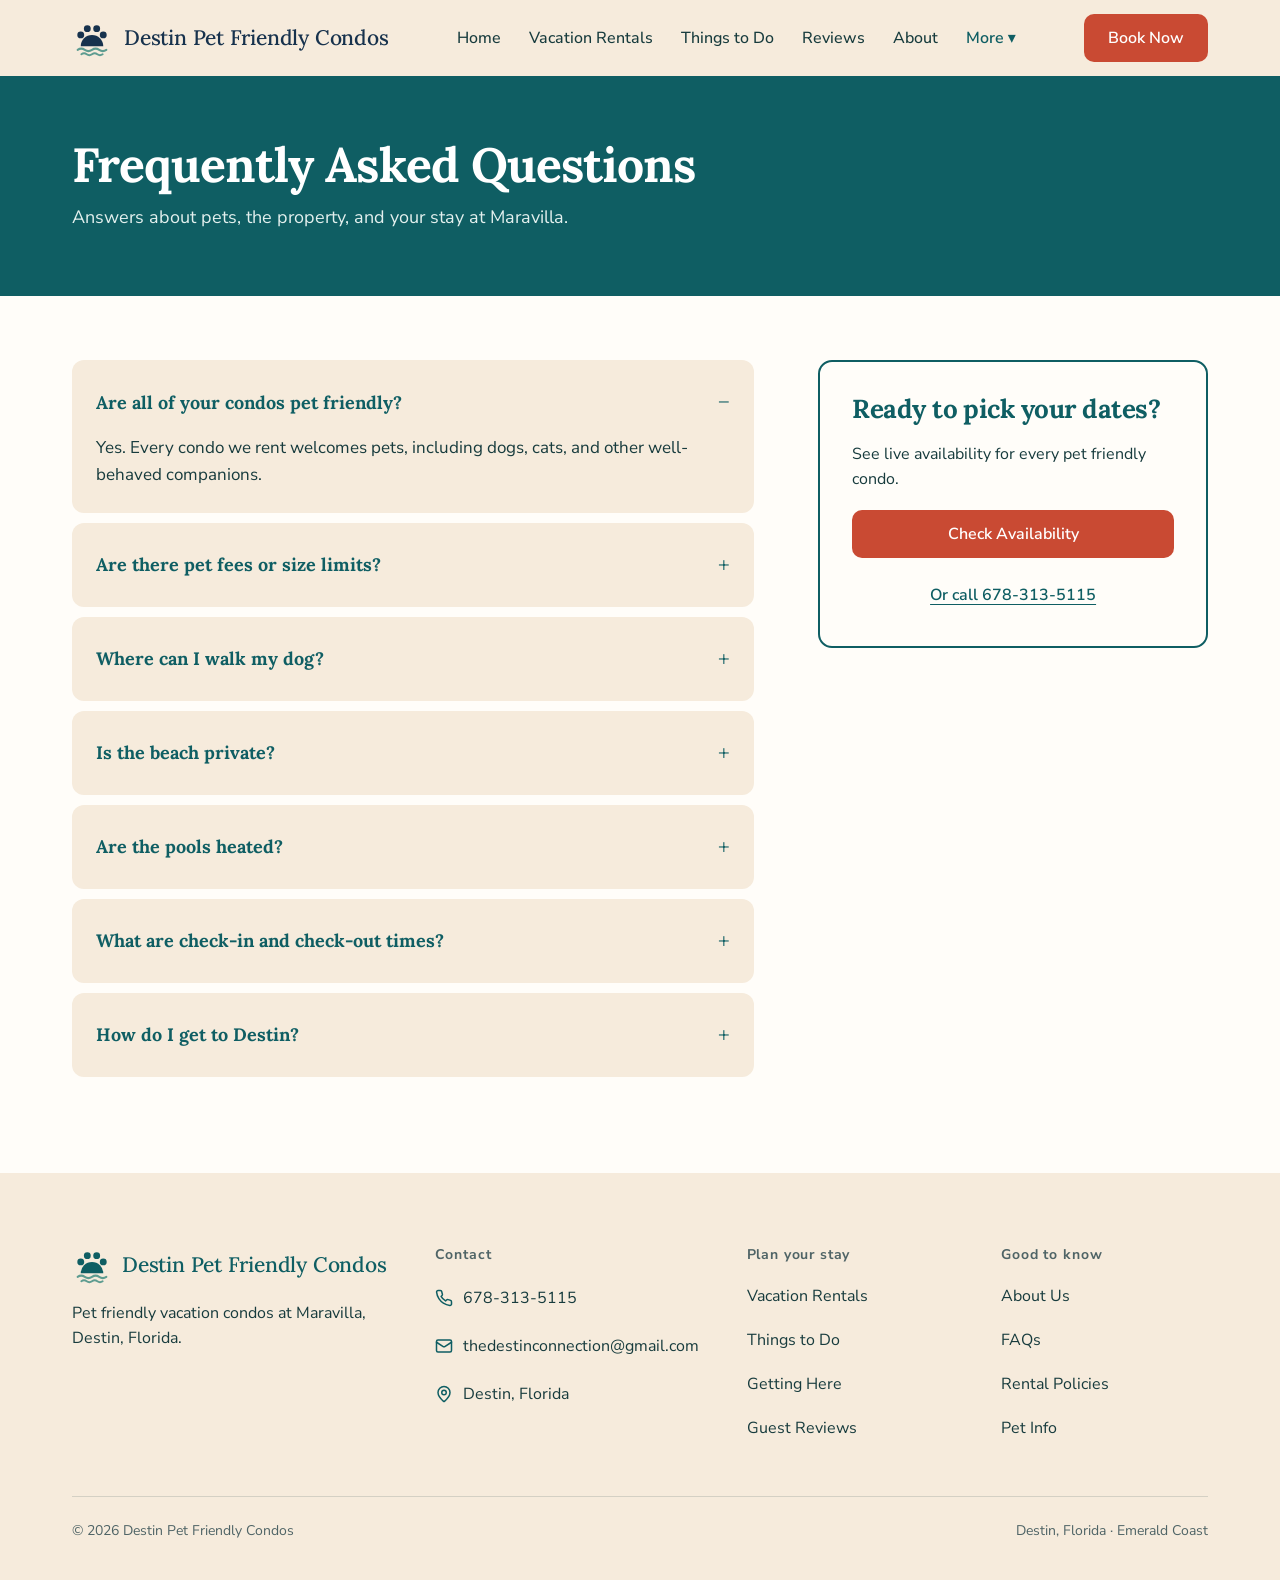
<file: faqs.html>
<!DOCTYPE html>
<html lang="en">
<head>
<meta charset="utf-8">
<meta name="viewport" content="width=device-width, initial-scale=1">
<title>FAQs | Pet Friendly Condos in Destin, Florida</title>
<meta name="description" content="Answers about pets, the property, and your stay at our pet friendly Maravilla condos in Destin, Florida.">
<link rel="icon" href="images/favicon.ico" sizes="32x32">
<link rel="icon" href="images/favicon.svg" type="image/svg+xml">
<link rel="apple-touch-icon" href="images/apple-touch-icon.png">
<link rel="preconnect" href="https://fonts.googleapis.com">
<link rel="preconnect" href="https://fonts.gstatic.com" crossorigin>
<link href="https://fonts.googleapis.com/css2?family=Lora:wght@500;600&family=Nunito+Sans:wght@400;600;700&display=swap" rel="stylesheet">
<link rel="stylesheet" href="styles-site.css">
<script>document.documentElement.classList.add('js')</script>
</head>
<body>
<a class="skip-link" href="#main">Skip to content</a>

<header class="site-header">
  <div class="site-header__inner">
    <a class="brand" href="index.html" aria-label="Destin Pet Friendly Condos, home">
      <!-- Logo: paw over two shoreline waves -->
      <svg class="brand__mark" viewBox="0 0 64 64" aria-hidden="true" focusable="false">
        <circle cx="14" cy="27" r="5.5" fill="#17324D"></circle><circle cx="24.5" cy="17" r="5.5" fill="#17324D"></circle>
        <circle cx="39.5" cy="17" r="5.5" fill="#17324D"></circle><circle cx="50" cy="27" r="5.5" fill="#17324D"></circle>
        <path d="M14 45 A18 18 0 0 1 50 45 Z" fill="#17324D"></path>
        <path d="M9 51 q5.75 -4 11.5 0 t11.5 0 t11.5 0 t11.5 0" fill="none" stroke="#5E9C90" stroke-width="3.2" stroke-linecap="round"></path>
        <path d="M15 58 q4.25 -3 8.5 0 t8.5 0 t8.5 0 t8.5 0" fill="none" stroke="#5E9C90" stroke-width="3.2" stroke-linecap="round"></path>
      </svg>
      <span class="brand__name"><span class="brand__line">Destin Pet</span> <span class="brand__line">Friendly Condos</span></span>
    </a>
    <nav class="site-nav" id="site-nav" aria-label="Main">
      <ul class="site-nav__list">
        <li><a class="site-nav__link" href="index.html">Home</a></li>
        <li><a class="site-nav__link" href="vacation-rentals.html">Vacation Rentals</a></li>
        <li><a class="site-nav__link" href="things-to-do.html">Things to Do</a></li>
        <li><a class="site-nav__link" href="guest-reviews.html">Reviews</a></li>
        <li><a class="site-nav__link" href="about-us.html">About</a></li>
        <li class="site-nav__more">
          <button class="site-nav__link site-nav__more-toggle" type="button" aria-expanded="false" aria-controls="nav-more">More <span class="site-nav__caret" aria-hidden="true">▾</span></button>
          <ul class="site-nav__submenu" id="nav-more">
            <li><a href="rental-policies.html">Rental Policies</a></li>
            <li><a href="pet-info.html">Pet Info</a></li>
            <li><a href="faqs.html" aria-current="page">FAQs</a></li>
            <li><a href="getting-here.html">Getting Here</a></li>
          </ul>
        </li>
      </ul>
    </nav>
    <div class="header-actions">
      <a class="btn btn--primary btn--header" href="vacation-rentals.html">Book Now</a>
      <button class="menu-toggle" type="button" aria-label="Menu" aria-expanded="false" aria-controls="site-nav"><span></span><span></span><span></span></button>
    </div>
  </div>
</header>

<main id="main">
  <section class="title-band">
    <div class="container title-band__inner">
      <h1 class="h1">Frequently Asked Questions</h1>
      <p class="sub">Answers about pets, the property, and your stay at Maravilla.</p>
    </div>
  </section>

  <div class="container interior">
    <div class="faqs">
      <div class="faq">
        <h2><button class="faq__q" aria-expanded="true" aria-controls="faq-1">Are all of your condos pet friendly?</button></h2>
        <p class="faq__a" id="faq-1">Yes. Every condo we rent welcomes pets, including dogs, cats, and other well-behaved companions.</p>
      </div>
      <div class="faq">
        <h2><button class="faq__q" aria-expanded="false" aria-controls="faq-2">Are there pet fees or size limits?</button></h2>
        <p class="faq__a" id="faq-2" hidden>Pet fees and any limits are listed in our Rental Policies and shown before you confirm your booking.</p>
      </div>
      <div class="faq">
        <h2><button class="faq__q" aria-expanded="false" aria-controls="faq-3">Where can I walk my dog?</button></h2>
        <p class="faq__a" id="faq-3" hidden>Maravilla has open green space, a dedicated pet walk area, and a paved bike path through the community.</p>
      </div>
      <div class="faq">
        <h2><button class="faq__q" aria-expanded="false" aria-controls="faq-4">Is the beach private?</button></h2>
        <p class="faq__a" id="faq-4" hidden>Maravilla guests have access to a private beach, with complimentary beach chairs and umbrellas.</p>
      </div>
      <div class="faq">
        <h2><button class="faq__q" aria-expanded="false" aria-controls="faq-5">Are the pools heated?</button></h2>
        <p class="faq__a" id="faq-5" hidden>Yes. The community has heated pools and a hot tub.</p>
      </div>
      <div class="faq">
        <h2><button class="faq__q" aria-expanded="false" aria-controls="faq-6">What are check-in and check-out times?</button></h2>
        <p class="faq__a" id="faq-6" hidden>Times are shown with each property on the <a href="vacation-rentals.html">Vacation Rentals</a> page.</p>
      </div>
      <div class="faq">
        <h2><button class="faq__q" aria-expanded="false" aria-controls="faq-7">How do I get to Destin?</button></h2>
        <p class="faq__a" id="faq-7" hidden>See <a href="getting-here.html">Getting Here</a> for nearby airports and car rental options.</p>
      </div>
    </div>

    <aside class="booking-card" aria-labelledby="book-title">
      <h2 id="book-title">Ready to pick your dates?</h2>
      <p>See live availability for every pet friendly condo.</p>
      <a class="btn btn--primary btn--fluid" href="vacation-rentals.html">Check Availability</a>
      <a class="link" href="tel:6783135115">Or call 678-313-5115</a>
    </aside>
  </div>
</main>

<footer class="site-footer">
  <div class="container">
    <div class="site-footer__grid">
      <div class="site-footer__about">
        <a class="brand" href="index.html">
          <svg class="brand__mark" viewBox="0 0 64 64" aria-hidden="true" focusable="false">
            <circle cx="14" cy="27" r="5.5" class="brand__paw"></circle><circle cx="24.5" cy="17" r="5.5" class="brand__paw"></circle>
            <circle cx="39.5" cy="17" r="5.5" class="brand__paw"></circle><circle cx="50" cy="27" r="5.5" class="brand__paw"></circle>
            <path d="M14 45 A18 18 0 0 1 50 45 Z" class="brand__paw"></path>
            <path d="M9 51 q5.75 -4 11.5 0 t11.5 0 t11.5 0 t11.5 0" class="brand__wave" fill="none" stroke-width="3.2" stroke-linecap="round"></path>
            <path d="M15 58 q4.25 -3 8.5 0 t8.5 0 t8.5 0 t8.5 0" class="brand__wave" fill="none" stroke-width="3.2" stroke-linecap="round"></path>
          </svg>
          <span class="brand__name">Destin Pet Friendly Condos</span>
        </a>
        <p>Pet friendly vacation condos at Maravilla, Destin, Florida.</p>
      </div>
      <div class="site-footer__col site-footer__contact">
        <h2>Contact</h2>
        <a href="tel:6783135115"><svg class="site-footer__icon" viewBox="0 0 24 24" fill="none" stroke="currentColor" stroke-width="2" stroke-linecap="round" stroke-linejoin="round" aria-hidden="true"><path d="M22 16.92v3a2 2 0 0 1-2.18 2 19.79 19.79 0 0 1-8.63-3.07 19.5 19.5 0 0 1-6-6 19.79 19.79 0 0 1-3.07-8.67A2 2 0 0 1 4.11 2h3a2 2 0 0 1 2 1.72 12.84 12.84 0 0 0 .7 2.81 2 2 0 0 1-.45 2.11L8.09 9.91a16 16 0 0 0 6 6l1.27-1.27a2 2 0 0 1 2.11-.45 12.84 12.84 0 0 0 2.81.7A2 2 0 0 1 22 16.92z"></path></svg>678-313-5115</a>
        <a href="mailto:thedestinconnection@gmail.com"><svg class="site-footer__icon" viewBox="0 0 24 24" fill="none" stroke="currentColor" stroke-width="2" stroke-linecap="round" stroke-linejoin="round" aria-hidden="true"><rect width="20" height="16" x="2" y="4" rx="2"></rect><path d="m22 7-8.97 5.7a1.94 1.94 0 0 1-2.06 0L2 7"></path></svg>thedestinconnection@gmail.com</a>
        <span class="site-footer__loc"><svg class="site-footer__icon" viewBox="0 0 24 24" fill="none" stroke="currentColor" stroke-width="2" stroke-linecap="round" stroke-linejoin="round" aria-hidden="true"><path d="M20 10c0 4.993-5.539 10.193-7.399 11.799a1 1 0 0 1-1.202 0C9.539 20.193 4 14.993 4 10a8 8 0 0 1 16 0"></path><circle cx="12" cy="10" r="3"></circle></svg>Destin, Florida</span>
      </div>
      <nav class="site-footer__col" aria-label="Plan your stay">
        <h2>Plan your stay</h2>
        <a href="vacation-rentals.html">Vacation Rentals</a>
        <a href="things-to-do.html">Things to Do</a>
        <a href="getting-here.html">Getting Here</a>
        <a href="guest-reviews.html">Guest Reviews</a>
      </nav>
      <nav class="site-footer__col" aria-label="Good to know">
        <h2>Good to know</h2>
        <a href="about-us.html">About Us</a>
        <a href="faqs.html">FAQs</a>
        <a href="rental-policies.html">Rental Policies</a>
        <a href="pet-info.html">Pet Info</a>
      </nav>
    </div>
    <div class="site-footer__legal"><span>© 2026 Destin Pet Friendly Condos</span><span>Destin, Florida · Emerald Coast</span></div>
  </div>
</footer>

<script src="site-shared.js"></script>
</body>
</html>
</file>
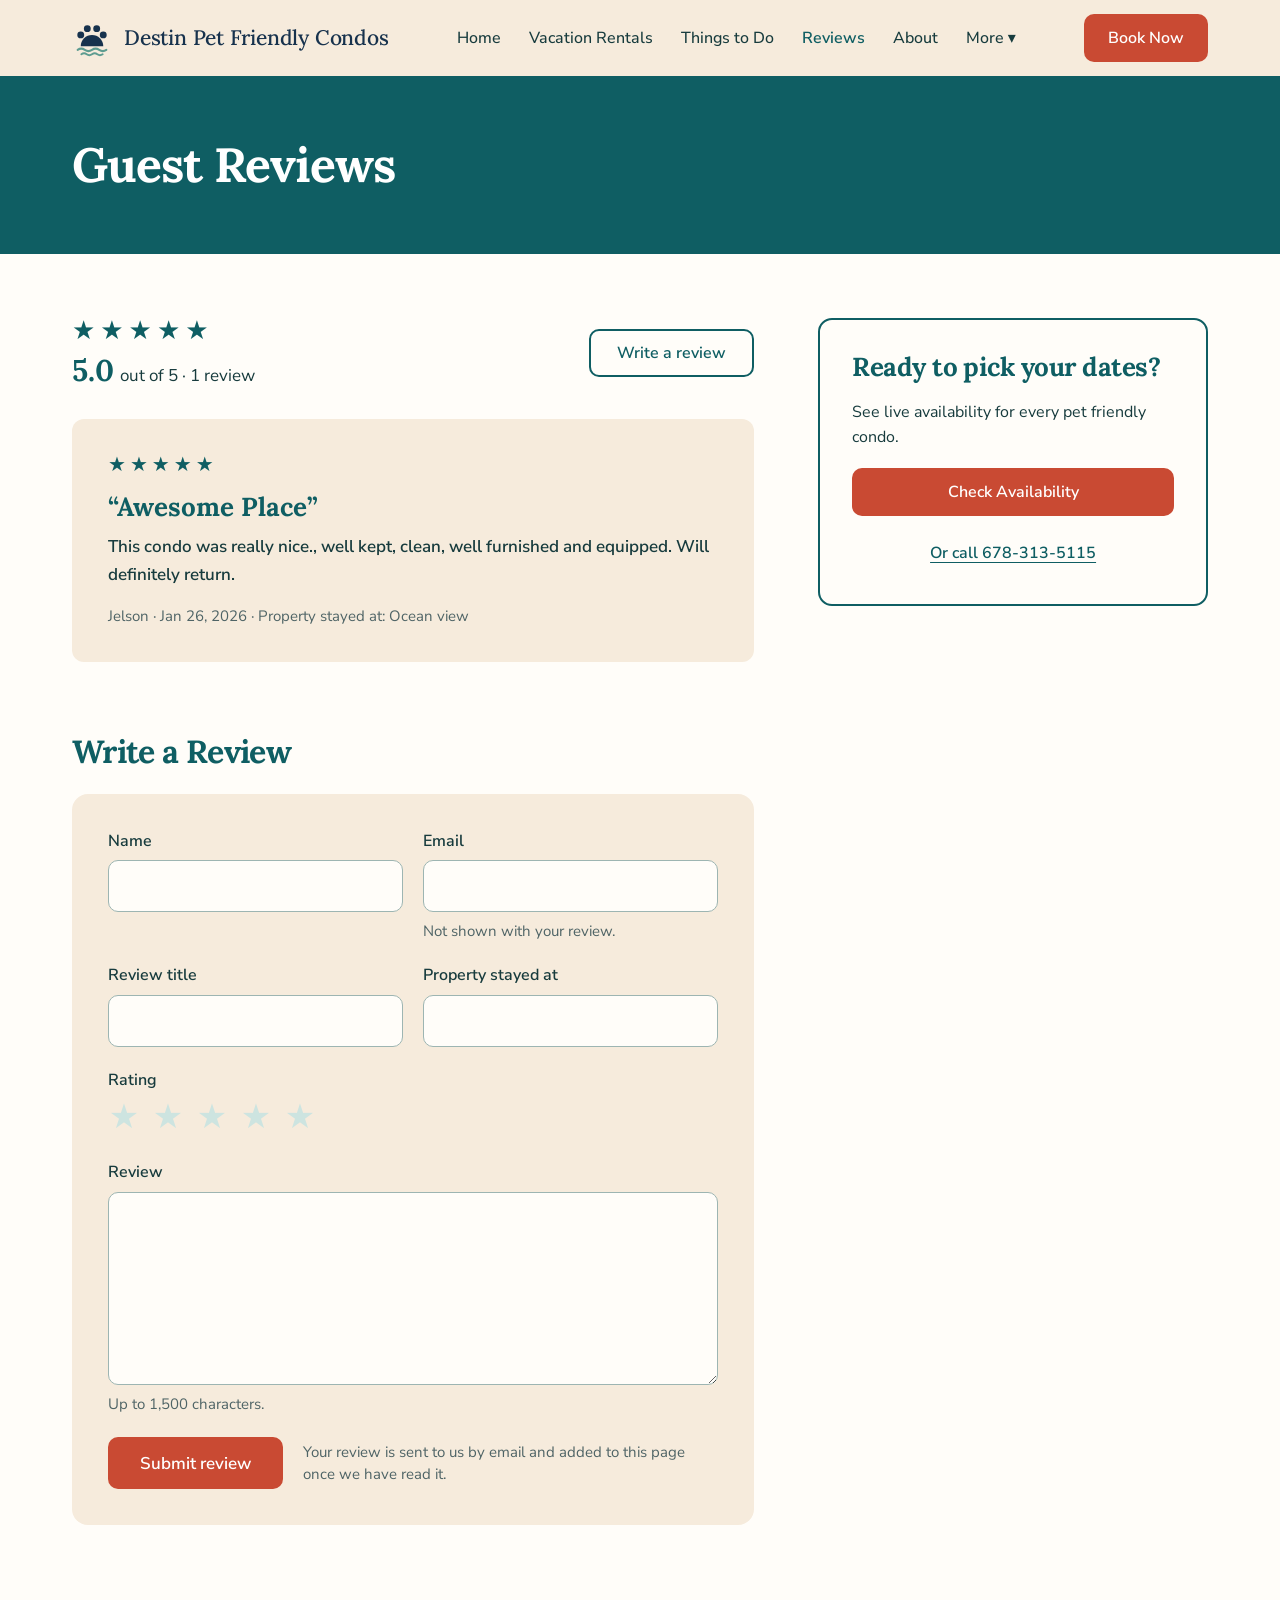
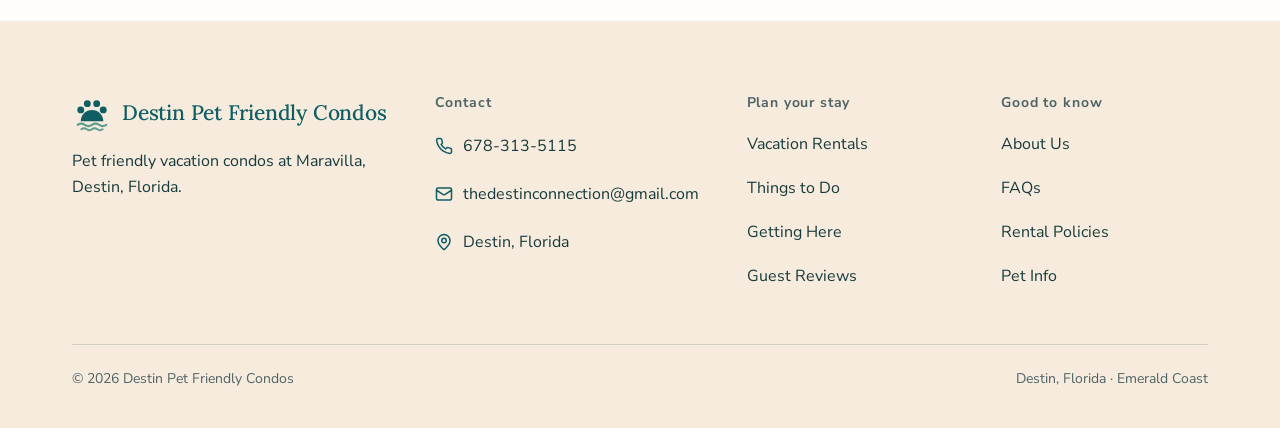
<file: guest-reviews.html>
<!DOCTYPE html>
<html lang="en">
<head>
<meta charset="utf-8">
<meta name="viewport" content="width=device-width, initial-scale=1">
<title>Guest Reviews | Pet Friendly Condos in Destin, Florida</title>
<meta name="description" content="Read guest reviews of our pet friendly condos at Maravilla in Destin, Florida, and share a review of your own stay.">
<link rel="icon" href="images/favicon.ico" sizes="32x32">
<link rel="icon" href="images/favicon.svg" type="image/svg+xml">
<link rel="apple-touch-icon" href="images/apple-touch-icon.png">
<link rel="preconnect" href="https://fonts.googleapis.com">
<link rel="preconnect" href="https://fonts.gstatic.com" crossorigin>
<link href="https://fonts.googleapis.com/css2?family=Lora:wght@500;600&family=Nunito+Sans:wght@400;600;700&display=swap" rel="stylesheet">
<link rel="stylesheet" href="styles-site.css">
<script>document.documentElement.classList.add('js')</script>
</head>
<body>
<a class="skip-link" href="#main">Skip to content</a>

<header class="site-header">
  <div class="site-header__inner">
    <a class="brand" href="index.html" aria-label="Destin Pet Friendly Condos, home">
      <!-- Logo: paw over two shoreline waves -->
      <svg class="brand__mark" viewBox="0 0 64 64" aria-hidden="true" focusable="false">
        <circle cx="14" cy="27" r="5.5" fill="#17324D"></circle><circle cx="24.5" cy="17" r="5.5" fill="#17324D"></circle>
        <circle cx="39.5" cy="17" r="5.5" fill="#17324D"></circle><circle cx="50" cy="27" r="5.5" fill="#17324D"></circle>
        <path d="M14 45 A18 18 0 0 1 50 45 Z" fill="#17324D"></path>
        <path d="M9 51 q5.75 -4 11.5 0 t11.5 0 t11.5 0 t11.5 0" fill="none" stroke="#5E9C90" stroke-width="3.2" stroke-linecap="round"></path>
        <path d="M15 58 q4.25 -3 8.5 0 t8.5 0 t8.5 0 t8.5 0" fill="none" stroke="#5E9C90" stroke-width="3.2" stroke-linecap="round"></path>
      </svg>
      <span class="brand__name"><span class="brand__line">Destin Pet</span> <span class="brand__line">Friendly Condos</span></span>
    </a>
    <nav class="site-nav" id="site-nav" aria-label="Main">
      <ul class="site-nav__list">
        <li><a class="site-nav__link" href="index.html">Home</a></li>
        <li><a class="site-nav__link" href="vacation-rentals.html">Vacation Rentals</a></li>
        <li><a class="site-nav__link" href="things-to-do.html">Things to Do</a></li>
        <li><a class="site-nav__link" href="guest-reviews.html" aria-current="page">Reviews</a></li>
        <li><a class="site-nav__link" href="about-us.html">About</a></li>
        <li class="site-nav__more">
          <button class="site-nav__link site-nav__more-toggle" type="button" aria-expanded="false" aria-controls="nav-more">More <span class="site-nav__caret" aria-hidden="true">▾</span></button>
          <ul class="site-nav__submenu" id="nav-more">
            <li><a href="rental-policies.html">Rental Policies</a></li>
            <li><a href="pet-info.html">Pet Info</a></li>
            <li><a href="faqs.html">FAQs</a></li>
            <li><a href="getting-here.html">Getting Here</a></li>
          </ul>
        </li>
      </ul>
    </nav>
    <div class="header-actions">
      <a class="btn btn--primary btn--header" href="vacation-rentals.html">Book Now</a>
      <button class="menu-toggle" type="button" aria-label="Menu" aria-expanded="false" aria-controls="site-nav"><span></span><span></span><span></span></button>
    </div>
  </div>
</header>

<main id="main">
  <section class="title-band">
    <div class="container title-band__inner">
      <h1 class="h1">Guest Reviews</h1>
    </div>
  </section>

  <div class="container interior">
    <article class="prose">

      <!-- The average and the count below are recalculated by site.js from the data-rating value on each review in the list. -->
      <div class="review-summary">
        <div>
          <span class="stars" style="--rating:5" role="img" aria-label="Average rating: 5.0 out of 5 stars" data-review-avg-stars>★★★★★</span>
          <div class="review-summary__text"><strong data-review-avg>5.0</strong> out of 5 · <span data-review-count>1 review</span></div>
        </div>
        <a class="btn btn--secondary" href="#write-review">Write a review</a>
      </div>

      <!--
        PUBLISHED REVIEWS. To publish an approved review, copy one <figure class="review"> block, paste it at the top
        of this list, and change the rating (data-rating, --rating and the aria-label), title, text, name, date and property.
      -->
      <div class="review-list" data-review-list>
        <figure class="review" data-rating="5">
          <span class="stars" style="--rating:5" role="img" aria-label="5 out of 5 stars">★★★★★</span>
          <blockquote>
            <p class="review__title">“Awesome Place”</p>
            <p class="review__text">This condo was really nice., well kept, clean, well furnished and equipped. Will definitely return.</p>
          </blockquote>
          <figcaption>Jelson · <time datetime="2026-01-26">Jan 26, 2026</time> · Property stayed at: Ocean view</figcaption>
        </figure>
      </div>

      <section class="prose-section" id="write-review" aria-labelledby="write-review-title">
        <h2 id="write-review-title">Write a Review</h2>
        <!--
          This site has no server to store reviews, so the form sends the review to us by email:
          site.js checks the fields, then opens the guest's email app with the review filled in.
          Without JavaScript the browser's own mailto handling (the action below) is used instead.
        -->
        <form class="review-form" id="review-form" action="mailto:thedestinconnection@gmail.com" method="post" enctype="text/plain">
          <div class="field">
            <label for="rv-name">Name</label>
            <input id="rv-name" name="name" type="text" autocomplete="name" maxlength="80" required aria-describedby="rv-name-error">
            <span class="field__error" id="rv-name-error" hidden></span>
          </div>
          <div class="field">
            <label for="rv-email">Email</label>
            <input id="rv-email" name="email" type="email" autocomplete="email" maxlength="120" required aria-describedby="rv-email-hint rv-email-error">
            <span class="field__hint" id="rv-email-hint">Not shown with your review.</span>
            <span class="field__error" id="rv-email-error" hidden></span>
          </div>
          <div class="field">
            <label for="rv-title">Review title</label>
            <input id="rv-title" name="title" type="text" maxlength="80" required aria-describedby="rv-title-error">
            <span class="field__error" id="rv-title-error" hidden></span>
          </div>
          <div class="field">
            <label for="rv-property">Property stayed at</label>
            <input id="rv-property" name="property" type="text" maxlength="80" required aria-describedby="rv-property-error">
            <span class="field__error" id="rv-property-error" hidden></span>
          </div>
          <fieldset class="rating field--full" aria-describedby="rv-rating-error">
            <legend>Rating</legend>
            <div class="rating__stars">
              <input class="visually-hidden" type="radio" name="rating" id="rv-rating-1" value="1" required><label class="rating__star" for="rv-rating-1"><span aria-hidden="true">★</span><span class="visually-hidden">1 star</span></label>
              <input class="visually-hidden" type="radio" name="rating" id="rv-rating-2" value="2"><label class="rating__star" for="rv-rating-2"><span aria-hidden="true">★</span><span class="visually-hidden">2 stars</span></label>
              <input class="visually-hidden" type="radio" name="rating" id="rv-rating-3" value="3"><label class="rating__star" for="rv-rating-3"><span aria-hidden="true">★</span><span class="visually-hidden">3 stars</span></label>
              <input class="visually-hidden" type="radio" name="rating" id="rv-rating-4" value="4"><label class="rating__star" for="rv-rating-4"><span aria-hidden="true">★</span><span class="visually-hidden">4 stars</span></label>
              <input class="visually-hidden" type="radio" name="rating" id="rv-rating-5" value="5"><label class="rating__star" for="rv-rating-5"><span aria-hidden="true">★</span><span class="visually-hidden">5 stars</span></label>
            </div>
            <span class="field__error" id="rv-rating-error" hidden></span>
          </fieldset>
          <div class="field field--full">
            <label for="rv-review">Review</label>
            <textarea id="rv-review" name="review" rows="6" maxlength="1500" required aria-describedby="rv-review-hint rv-review-error"></textarea>
            <span class="field__hint" id="rv-review-hint">Up to 1,500 characters.</span>
            <span class="field__error" id="rv-review-error" hidden></span>
          </div>
          <div class="review-form__actions field--full">
            <button class="btn btn--primary btn--lg" type="submit">Submit review</button>
            <span class="field__hint">Your review is sent to us by email and added to this page once we have read it.</span>
          </div>
          <div class="review-form__status field--full" id="review-status" role="status" tabindex="-1" hidden>
            <strong>One more step: send the email</strong>
            <span>Your email app should have opened with your review filled in. Send that email to submit your review.</span>
            <span>Nothing opened? <a href="mailto:thedestinconnection@gmail.com" data-review-mail>Open the email again</a>, or send your review to thedestinconnection@gmail.com.</span>
          </div>
        </form>
      </section>

    </article>

    <aside class="booking-card" aria-labelledby="book-title">
      <h2 id="book-title">Ready to pick your dates?</h2>
      <p>See live availability for every pet friendly condo.</p>
      <a class="btn btn--primary btn--fluid" href="vacation-rentals.html">Check Availability</a>
      <a class="link" href="tel:6783135115">Or call 678-313-5115</a>
    </aside>
  </div>
</main>

<footer class="site-footer">
  <div class="container">
    <div class="site-footer__grid">
      <div class="site-footer__about">
        <a class="brand" href="index.html">
          <svg class="brand__mark" viewBox="0 0 64 64" aria-hidden="true" focusable="false">
            <circle cx="14" cy="27" r="5.5" class="brand__paw"></circle><circle cx="24.5" cy="17" r="5.5" class="brand__paw"></circle>
            <circle cx="39.5" cy="17" r="5.5" class="brand__paw"></circle><circle cx="50" cy="27" r="5.5" class="brand__paw"></circle>
            <path d="M14 45 A18 18 0 0 1 50 45 Z" class="brand__paw"></path>
            <path d="M9 51 q5.75 -4 11.5 0 t11.5 0 t11.5 0 t11.5 0" class="brand__wave" fill="none" stroke-width="3.2" stroke-linecap="round"></path>
            <path d="M15 58 q4.25 -3 8.5 0 t8.5 0 t8.5 0 t8.5 0" class="brand__wave" fill="none" stroke-width="3.2" stroke-linecap="round"></path>
          </svg>
          <span class="brand__name">Destin Pet Friendly Condos</span>
        </a>
        <p>Pet friendly vacation condos at Maravilla, Destin, Florida.</p>
      </div>
      <div class="site-footer__col site-footer__contact">
        <h2>Contact</h2>
        <a href="tel:6783135115"><svg class="site-footer__icon" viewBox="0 0 24 24" fill="none" stroke="currentColor" stroke-width="2" stroke-linecap="round" stroke-linejoin="round" aria-hidden="true"><path d="M22 16.92v3a2 2 0 0 1-2.18 2 19.79 19.79 0 0 1-8.63-3.07 19.5 19.5 0 0 1-6-6 19.79 19.79 0 0 1-3.07-8.67A2 2 0 0 1 4.11 2h3a2 2 0 0 1 2 1.72 12.84 12.84 0 0 0 .7 2.81 2 2 0 0 1-.45 2.11L8.09 9.91a16 16 0 0 0 6 6l1.27-1.27a2 2 0 0 1 2.11-.45 12.84 12.84 0 0 0 2.81.7A2 2 0 0 1 22 16.92z"></path></svg>678-313-5115</a>
        <a href="mailto:thedestinconnection@gmail.com"><svg class="site-footer__icon" viewBox="0 0 24 24" fill="none" stroke="currentColor" stroke-width="2" stroke-linecap="round" stroke-linejoin="round" aria-hidden="true"><rect width="20" height="16" x="2" y="4" rx="2"></rect><path d="m22 7-8.97 5.7a1.94 1.94 0 0 1-2.06 0L2 7"></path></svg>thedestinconnection@gmail.com</a>
        <span class="site-footer__loc"><svg class="site-footer__icon" viewBox="0 0 24 24" fill="none" stroke="currentColor" stroke-width="2" stroke-linecap="round" stroke-linejoin="round" aria-hidden="true"><path d="M20 10c0 4.993-5.539 10.193-7.399 11.799a1 1 0 0 1-1.202 0C9.539 20.193 4 14.993 4 10a8 8 0 0 1 16 0"></path><circle cx="12" cy="10" r="3"></circle></svg>Destin, Florida</span>
      </div>
      <nav class="site-footer__col" aria-label="Plan your stay">
        <h2>Plan your stay</h2>
        <a href="vacation-rentals.html">Vacation Rentals</a>
        <a href="things-to-do.html">Things to Do</a>
        <a href="getting-here.html">Getting Here</a>
        <a href="guest-reviews.html">Guest Reviews</a>
      </nav>
      <nav class="site-footer__col" aria-label="Good to know">
        <h2>Good to know</h2>
        <a href="about-us.html">About Us</a>
        <a href="faqs.html">FAQs</a>
        <a href="rental-policies.html">Rental Policies</a>
        <a href="pet-info.html">Pet Info</a>
      </nav>
    </div>
    <div class="site-footer__legal"><span>© 2026 Destin Pet Friendly Condos</span><span>Destin, Florida · Emerald Coast</span></div>
  </div>
</footer>

<script src="site-shared.js"></script>
</body>
</html>
</file>
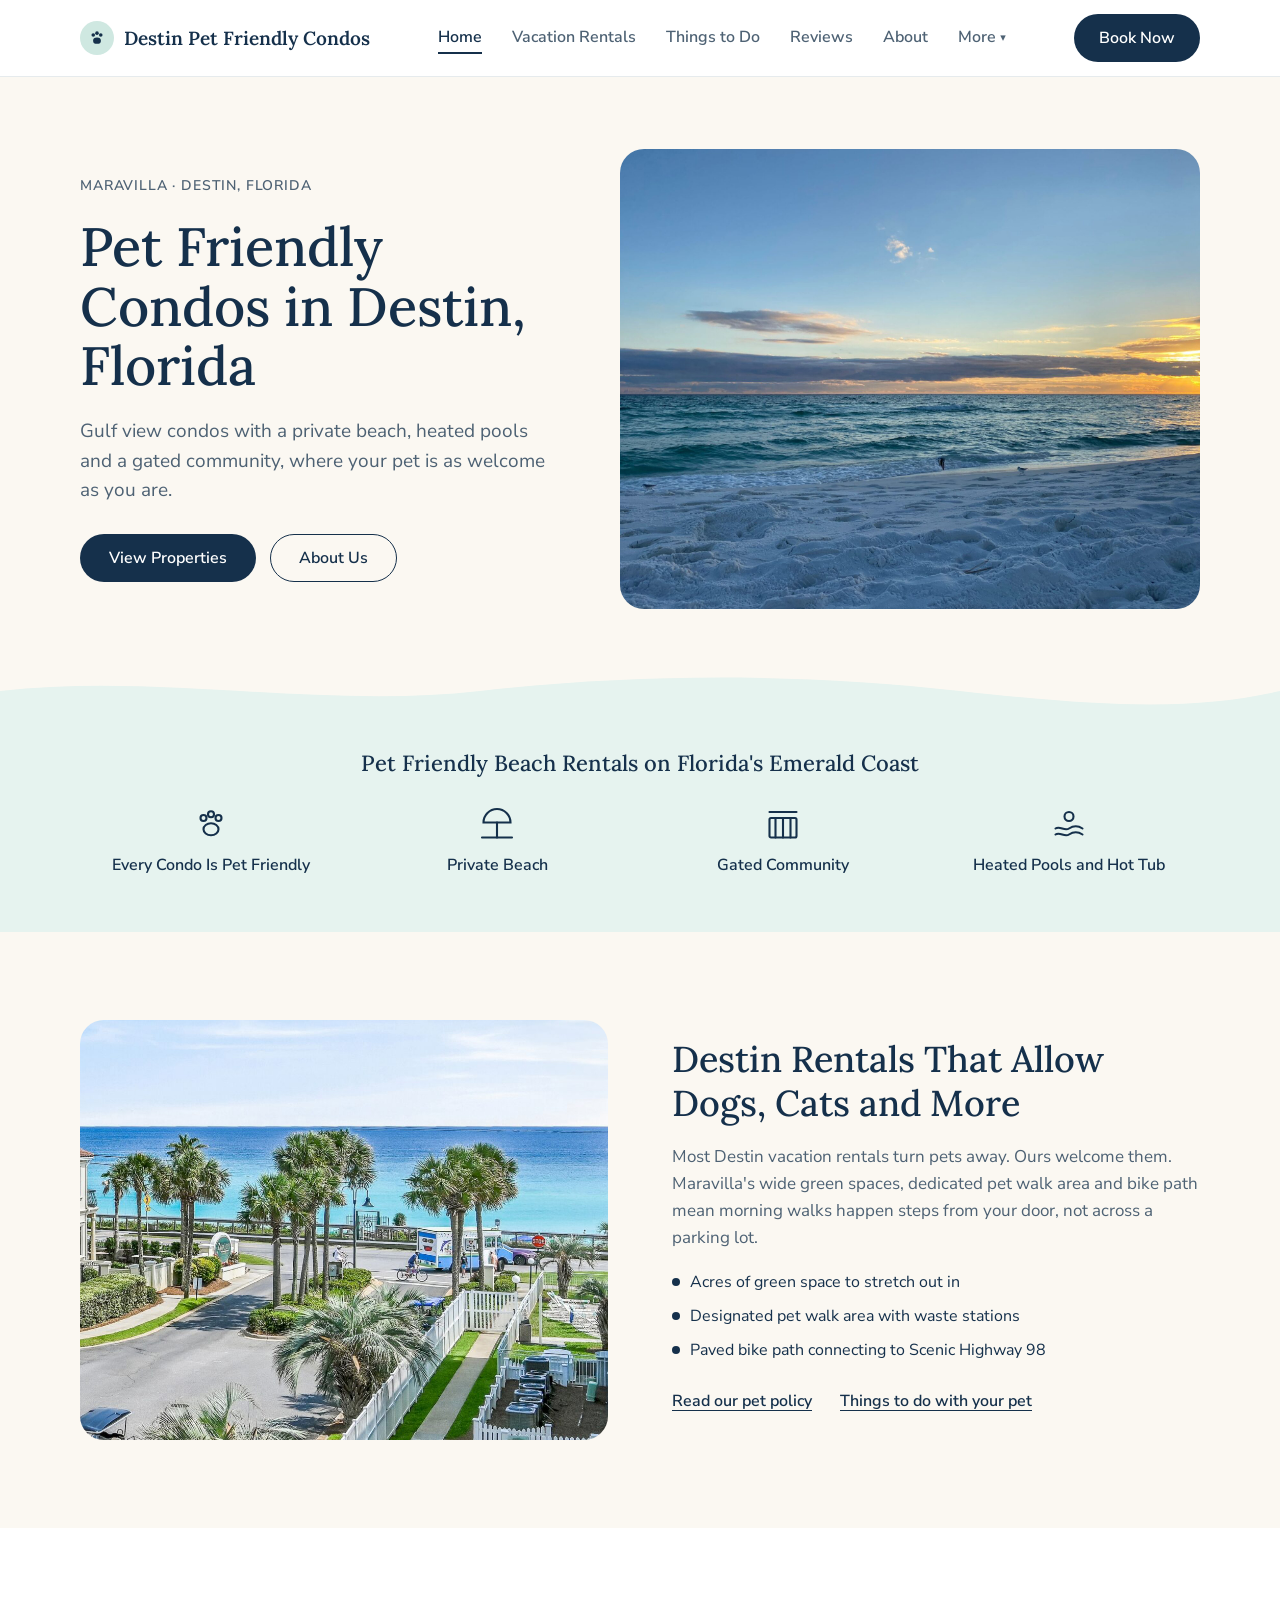
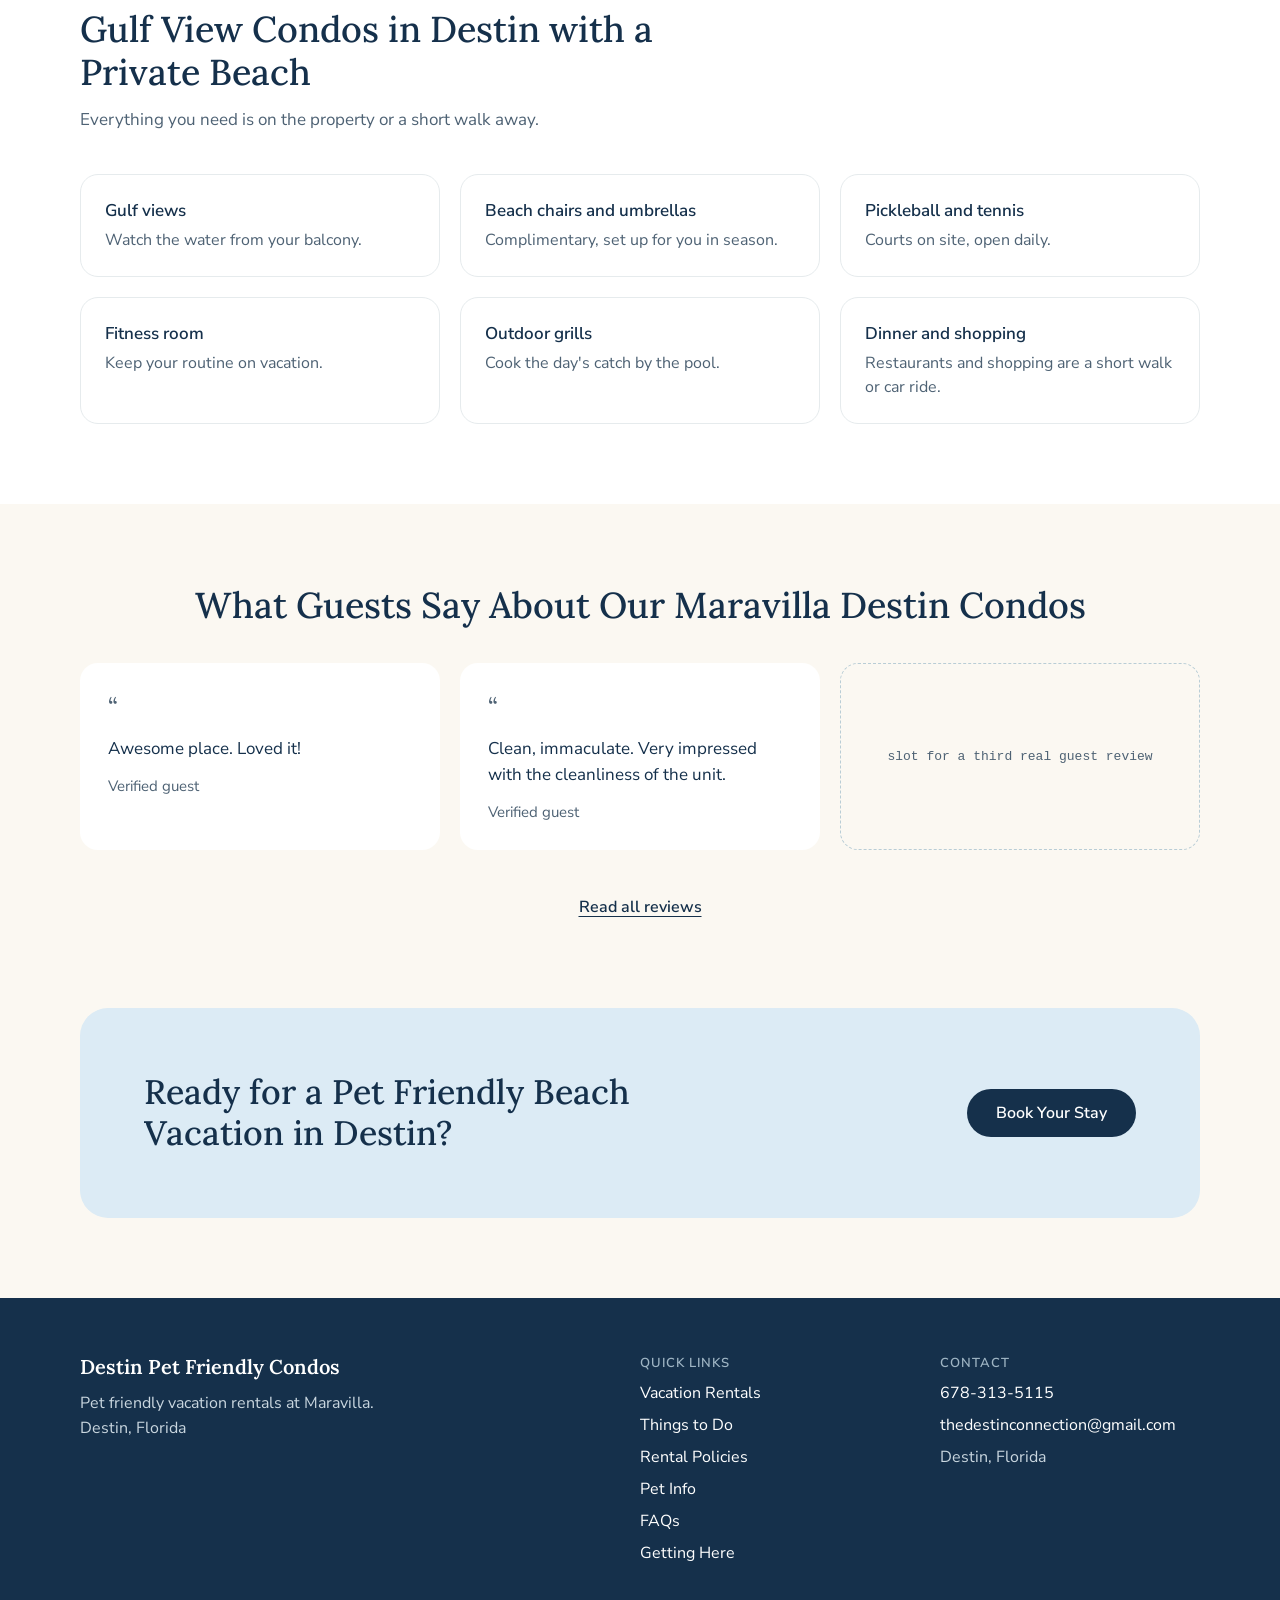
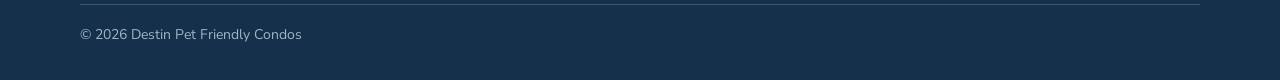
<file: index-a2.html>
<!DOCTYPE html>
<html lang="en">
<head>
<meta charset="utf-8">
<meta name="viewport" content="width=device-width, initial-scale=1">
<title>Pet Friendly Condos in Destin, FL | Private Beach Rentals</title>
<meta name="description" content="Pet friendly vacation condos in Destin, Florida with a private beach, heated pools and a gated community. Dogs, cats and more welcome. Book your stay.">
<link rel="icon" href="images/favicon2.svg" type="image/svg+xml">
<link rel="preconnect" href="https://fonts.googleapis.com">
<link rel="preconnect" href="https://fonts.gstatic.com" crossorigin>
<link href="https://fonts.googleapis.com/css2?family=Lora:wght@500;600&family=Nunito+Sans:wght@400;600;700&display=swap" rel="stylesheet">
<link rel="stylesheet" href="styles-a2.css">
<script>document.documentElement.classList.add('js')</script>
</head>
<body class="page--sand">
<a class="skip-link" href="#main">Skip to content</a>

<header class="site-header">
  <div class="site-header__inner">
    <button class="menu-toggle" type="button" aria-label="Menu" aria-expanded="false" aria-controls="site-nav"><span></span><span></span><span></span></button>
    <a class="brand" href="index.html" aria-label="Destin Pet Friendly Condos, home">
      <span class="brand__mark"><svg width="18" height="18" viewBox="0 0 24 24" fill="currentColor" aria-hidden="true"><circle cx="7" cy="8" r="2.4"></circle><circle cx="12" cy="5.5" r="2.4"></circle><circle cx="17" cy="8" r="2.4"></circle><ellipse cx="12" cy="15.5" rx="5.2" ry="4.3"></ellipse></svg></span>
      <span class="brand__name">Destin Pet Friendly Condos</span>
    </a>
    <nav class="site-nav" id="site-nav" aria-label="Main">
      <ul class="site-nav__list">
        <li><a class="site-nav__link" href="index.html" aria-current="page">Home</a></li>
        <li><a class="site-nav__link" href="vacation-rentals.html">Vacation Rentals</a></li>
        <li><a class="site-nav__link" href="things-to-do.html">Things to Do</a></li>
        <li><a class="site-nav__link" href="guest-reviews.html">Reviews</a></li>
        <li><a class="site-nav__link" href="about-us.html">About</a></li>
        <li class="site-nav__more">
          <button class="site-nav__link site-nav__more-toggle" type="button" aria-expanded="false" aria-controls="nav-more">More <span class="site-nav__caret" aria-hidden="true">▾</span></button>
          <ul class="site-nav__submenu" id="nav-more">
            <li><a href="rental-policies.html">Rental Policies</a></li>
            <li><a href="pet-info.html">Pet Info</a></li>
            <li><a href="faqs.html">FAQs</a></li>
            <li><a href="getting-here.html">Getting Here</a></li>
          </ul>
        </li>
      </ul>
    </nav>
    <a class="btn btn--primary btn--header" href="vacation-rentals.html">Book Now</a>
  </div>
</header>

<main id="main">

  <section class="hero">
    <div class="hero__inner">
      <div class="hero__copy">
        <p class="eyebrow">Maravilla · Destin, Florida</p>
        <h1>Pet Friendly Condos in Destin, Florida</h1>
        <p class="hero__lead">Gulf view condos with a private beach, heated pools and a gated community, where your pet is as welcome as you are.</p>
        <div class="hero__actions">
          <a class="btn btn--primary btn--fluid" href="vacation-rentals.html">View Properties</a>
          <a class="btn btn--secondary btn--fluid" href="about-us.html">About Us</a>
        </div>
      </div>
      <img class="photo hero__photo" src="images/beach-sunset-2.jpg" width="1816" height="1440" alt="Sunset over the Gulf from the white sand beach in Destin, Florida, with shorebirds at the water's edge">
    </div>
  </section>

  <div class="shoreline" aria-hidden="true"><svg viewBox="0 0 1280 36" preserveAspectRatio="none"><path d="M0 18 C 160 0, 320 36, 480 18 S 800 0, 960 18 S 1200 36, 1280 18 L1280 36 L0 36 Z" fill="currentColor"></path></svg></div>

  <section class="trust">
    <div class="container trust__inner">
      <h2>Pet Friendly Beach Rentals on Florida's Emerald Coast</h2>
      <ul class="trust__list">
        <li class="trust__item"><svg viewBox="0 0 24 24" fill="none" stroke="currentColor" stroke-width="1.4" aria-hidden="true"><circle cx="7" cy="8" r="2"></circle><circle cx="12" cy="5.5" r="2"></circle><circle cx="17" cy="8" r="2"></circle><ellipse cx="12" cy="15.5" rx="5" ry="4"></ellipse></svg>Every Condo Is Pet Friendly</li>
        <li class="trust__item"><svg viewBox="0 0 24 24" fill="none" stroke="currentColor" stroke-width="1.4" stroke-linecap="round" aria-hidden="true"><path d="M3 11 A9 9 0 0 1 21 11 Z"></path><path d="M12 11 V21"></path><path d="M2 21 H22"></path></svg>Private Beach</li>
        <li class="trust__item"><svg viewBox="0 0 24 24" fill="none" stroke="currentColor" stroke-width="1.4" stroke-linecap="round" aria-hidden="true"><rect x="3" y="8" width="18" height="13" rx="1"></rect><path d="M7 8 V21 M12 8 V21 M17 8 V21 M3 4 H21"></path></svg>Gated Community</li>
        <li class="trust__item"><svg viewBox="0 0 24 24" fill="none" stroke="currentColor" stroke-width="1.4" stroke-linecap="round" aria-hidden="true"><circle cx="12" cy="7" r="3"></circle><path d="M3 15 C 6 13, 9 17, 12 15 S 18 13, 21 15"></path><path d="M3 19 C 6 17, 9 21, 12 19 S 18 17, 21 19"></path></svg>Heated Pools and Hot Tub</li>
      </ul>
    </div>
  </section>

  <section class="pets">
    <div class="container pets__inner">
      <img class="photo pets__photo" src="images/maravilla-1.jpg" width="1035" height="1281" loading="lazy" alt="Palm trees, green lawns and the emerald Gulf seen from Maravilla in Destin, Florida">
      <div class="pets__copy">
        <h2 class="section-title">Destin Rentals That Allow Dogs, Cats and More</h2>
        <p>Most Destin vacation rentals turn pets away. Ours welcome them. Maravilla's wide green spaces, dedicated pet walk area and bike path mean morning walks happen steps from your door, not across a parking lot.</p>
        <ul class="dot-list">
          <li>Acres of green space to stretch out in</li>
          <li>Designated pet walk area with waste stations</li>
          <li>Paved bike path connecting to Scenic Highway 98</li>
        </ul>
        <div class="link-row">
          <a class="link" href="pet-info.html">Read our pet policy</a>
          <a class="link" href="pet-info.html#things-to-do-with-pets">Things to do with your pet</a>
        </div>
      </div>
    </div>
  </section>

  <section class="amenities">
    <div class="container amenities__inner">
      <div class="amenities__intro">
        <h2 class="section-title">Gulf View Condos in Destin with a Private Beach</h2>
        <p>Everything you need is on the property or a short walk away.</p>
      </div>
      <div class="amenities__grid">
        <div class="amenity"><h3 class="amenity__title">Gulf views</h3><p class="amenity__desc">Watch the water from your balcony.</p></div>
        <div class="amenity"><h3 class="amenity__title">Beach chairs and umbrellas</h3><p class="amenity__desc">Complimentary, set up for you in season.</p></div>
        <div class="amenity"><h3 class="amenity__title">Pickleball and tennis</h3><p class="amenity__desc">Courts on site, open daily.</p></div>
        <div class="amenity"><h3 class="amenity__title">Fitness room</h3><p class="amenity__desc">Keep your routine on vacation.</p></div>
        <div class="amenity"><h3 class="amenity__title">Outdoor grills</h3><p class="amenity__desc">Cook the day's catch by the pool.</p></div>
        <div class="amenity amenity--wide"><h3 class="amenity__title">Dinner and shopping</h3><p class="amenity__desc">Restaurants and shopping are a short walk or car ride.</p></div>
      </div>
    </div>
  </section>

  <section class="reviews">
    <div class="container reviews__inner">
      <h2 class="section-title">What Guests Say About Our Maravilla Destin Condos</h2>
      <div class="reviews__grid">
        <figure class="review"><div class="review__mark" aria-hidden="true">“</div><blockquote>Awesome place. Loved it!</blockquote><figcaption>Verified guest</figcaption></figure>
        <figure class="review"><div class="review__mark" aria-hidden="true">“</div><blockquote>Clean, immaculate. Very impressed with the cleanliness of the unit.</blockquote><figcaption>Verified guest</figcaption></figure>
        <!-- Placeholder. Replace with a third <figure class="review"> once a real guest review is available. -->
        <div class="review review--slot">slot for a third real guest review</div>
      </div>
      <a class="link reviews__more" href="guest-reviews.html">Read all reviews</a>
    </div>
  </section>

  <section class="cta">
    <div class="container">
      <div class="cta__band">
        <h2>Ready for a Pet Friendly Beach Vacation in Destin?</h2>
        <a class="btn btn--primary btn--fluid" href="vacation-rentals.html">Book Your Stay</a>
      </div>
    </div>
  </section>

</main>

<footer class="site-footer">
  <div class="container site-footer__inner">
    <div class="site-footer__top">
      <div class="site-footer__brand">
        <div class="site-footer__name">Destin Pet Friendly Condos</div>
        <p class="site-footer__desc">Pet friendly vacation rentals at Maravilla.<br>Destin, Florida</p>
      </div>
      <nav class="site-footer__col site-footer__links" aria-label="Quick links">
        <h2 class="site-footer__heading">Quick Links</h2>
        <a href="vacation-rentals.html">Vacation Rentals</a>
        <a href="things-to-do.html">Things to Do</a>
        <a href="rental-policies.html">Rental Policies</a>
        <a href="pet-info.html">Pet Info</a>
        <a href="faqs.html">FAQs</a>
        <a href="getting-here.html">Getting Here</a>
      </nav>
      <div class="site-footer__col site-footer__contact">
        <h2 class="site-footer__heading">Contact</h2>
        <a href="tel:6783135115">678-313-5115</a>
        <a href="mailto:thedestinconnection@gmail.com">thedestinconnection@gmail.com</a>
        <span>Destin, Florida</span>
      </div>
    </div>
    <div class="site-footer__bottom">© 2026 Destin Pet Friendly Condos</div>
  </div>
</footer>

<script src="site-a2.js"></script>
</body>
</html>
</file>
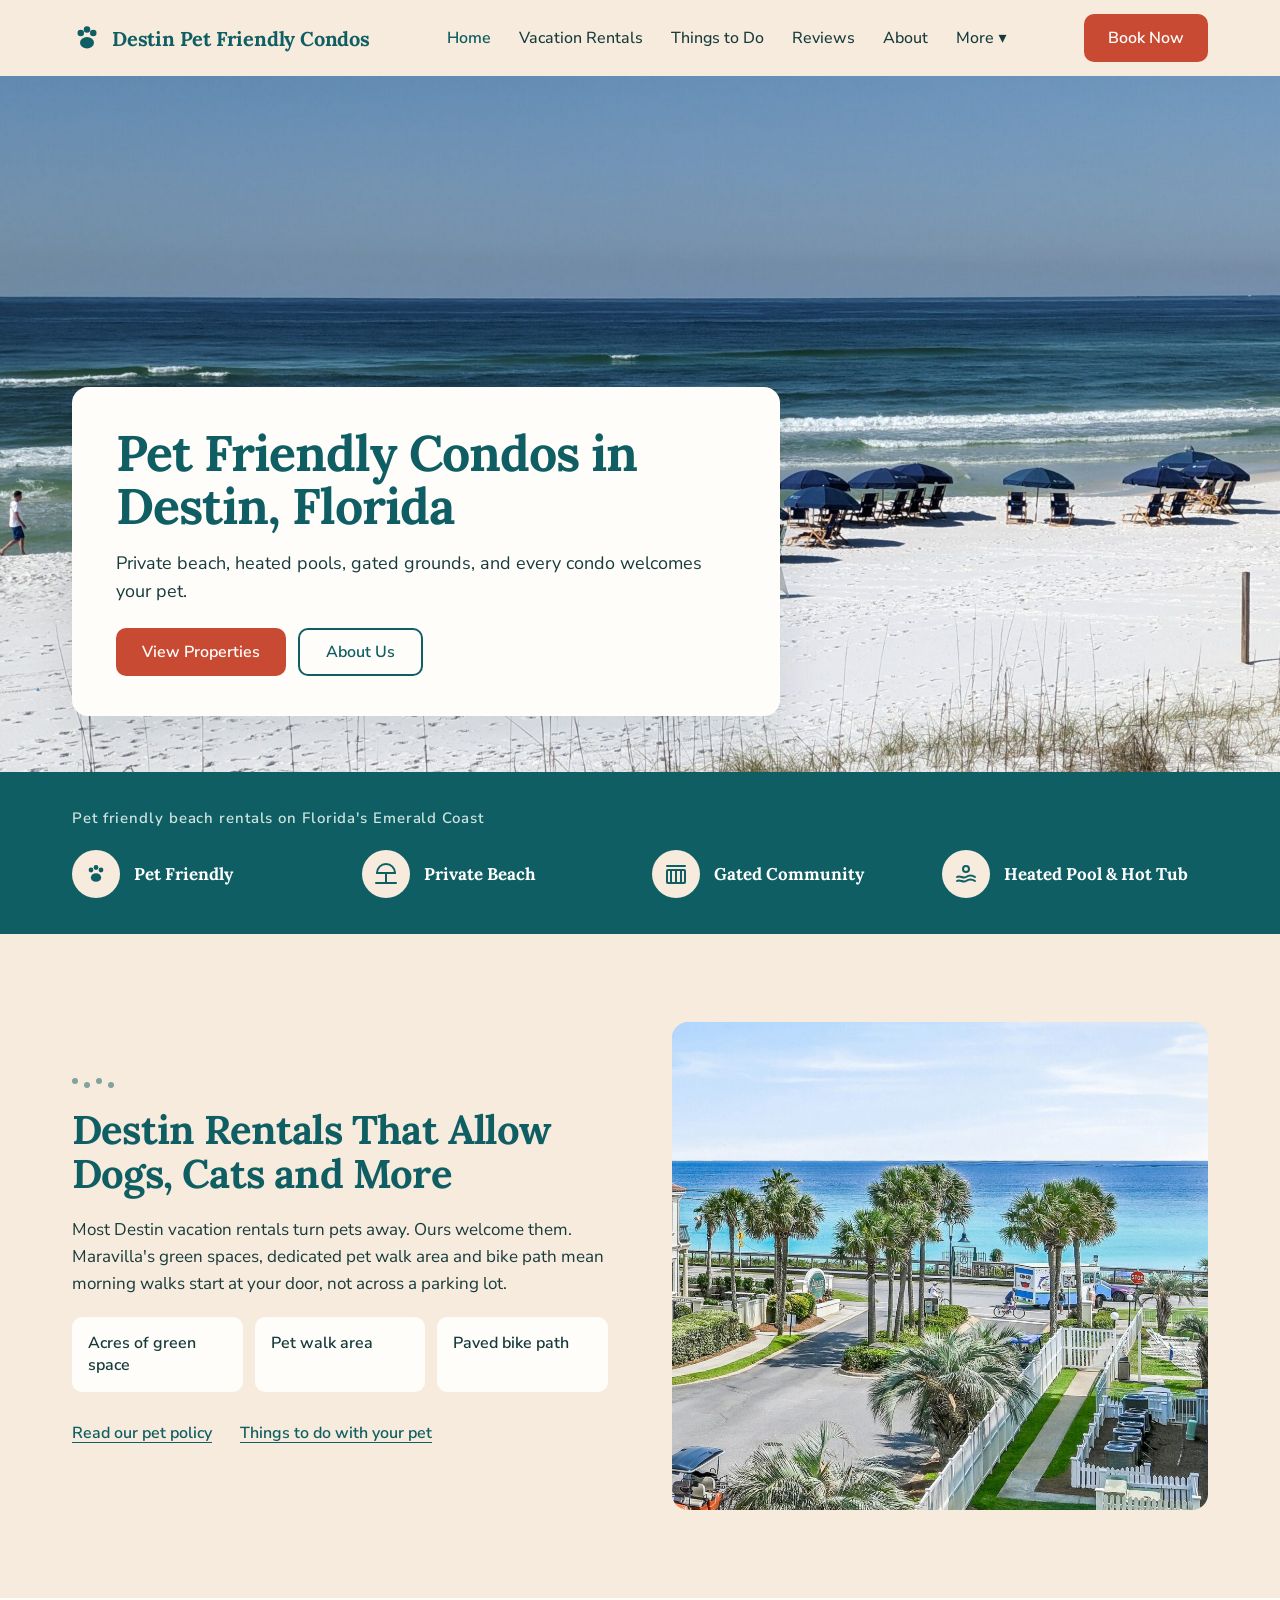
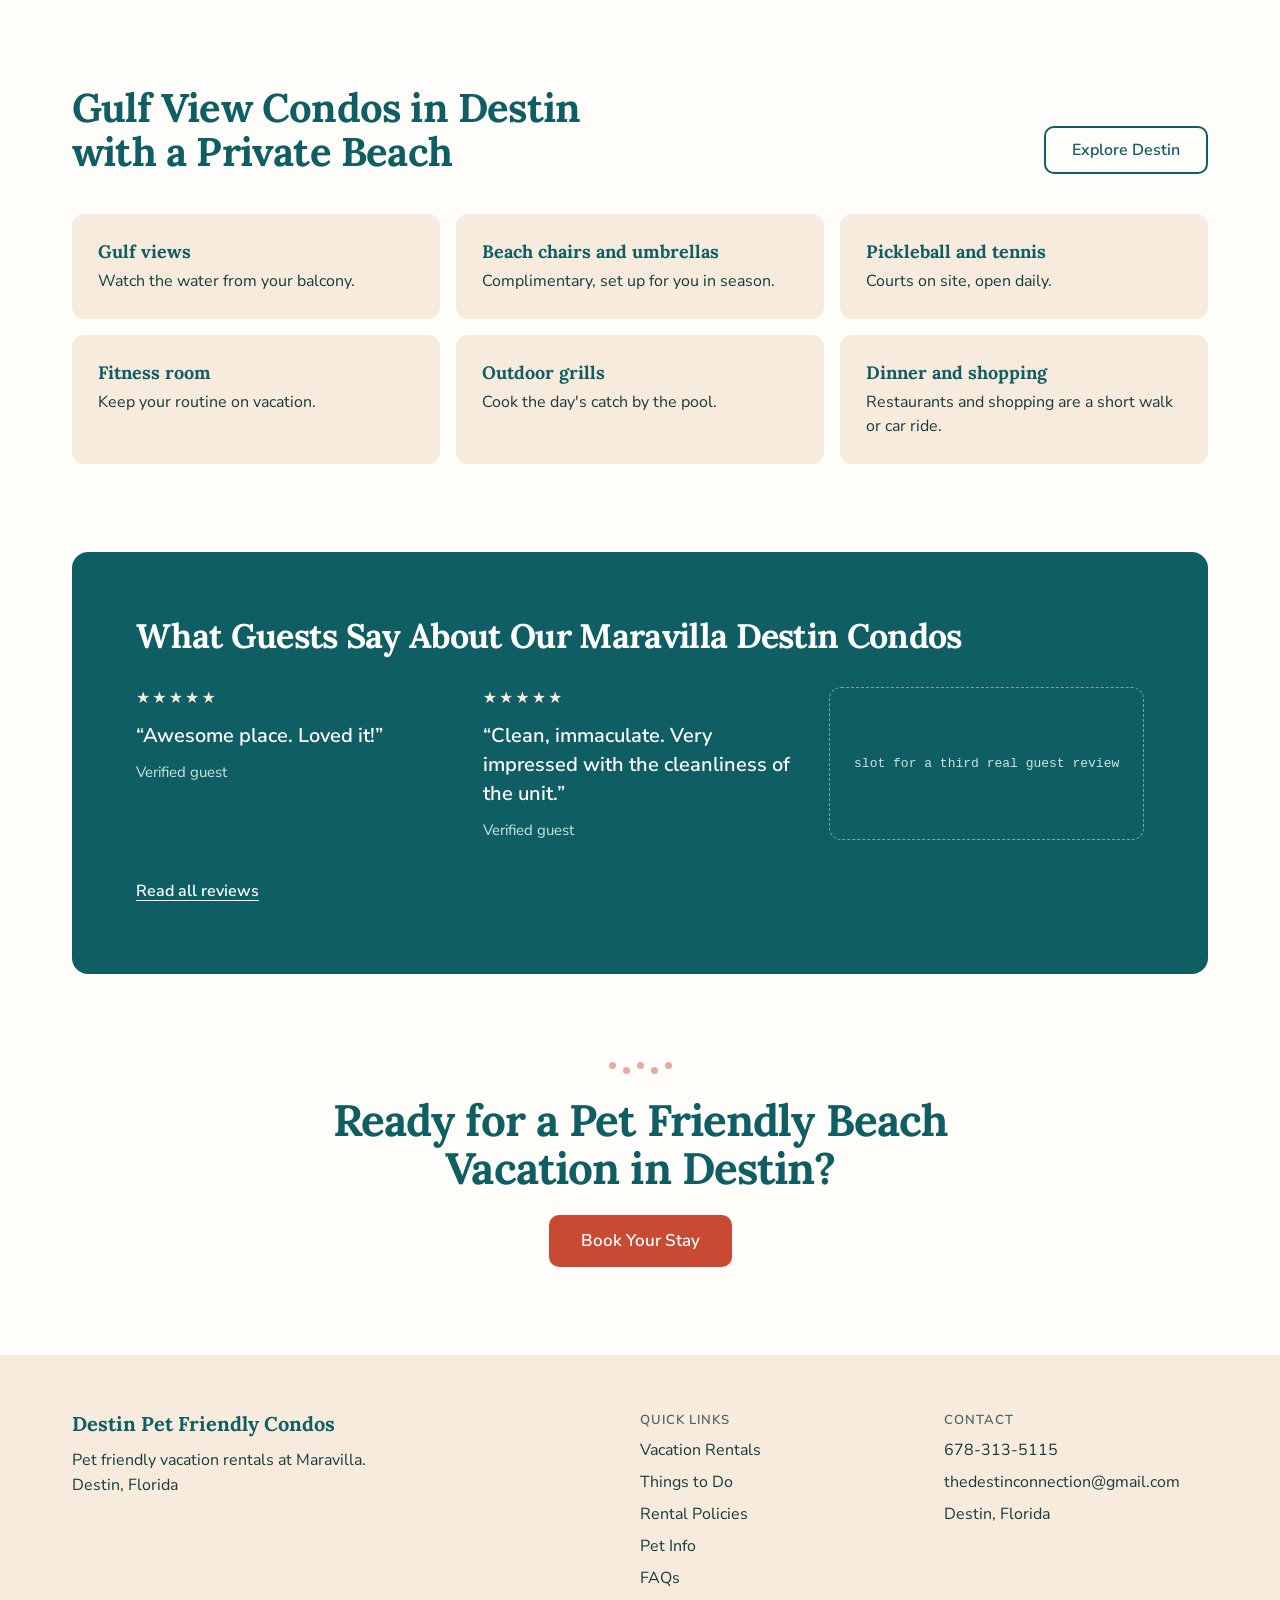
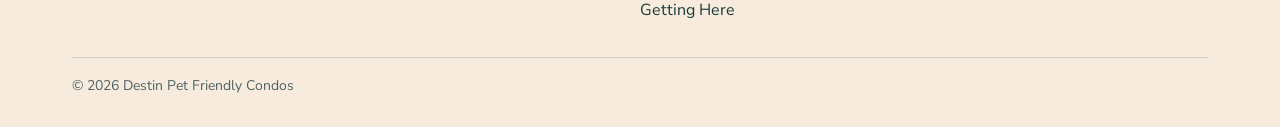
<file: index-b1-updated.html>
<!DOCTYPE html>
<html lang="en">
<head>
<meta charset="utf-8">
<meta name="viewport" content="width=device-width, initial-scale=1">
<title>Pet Friendly Condos in Destin, Florida | Destin Pet Friendly Condos</title>
<meta name="description" content="Private beach, heated pools, gated grounds, and every condo welcomes your pet. Pet friendly vacation rentals at Maravilla in Destin, Florida.">
<link rel="icon" href="images/favicon3.svg" type="image/svg+xml">
<link rel="preconnect" href="https://fonts.googleapis.com">
<link rel="preconnect" href="https://fonts.gstatic.com" crossorigin>

<link href="https://fonts.googleapis.com/css2?family=Lora:wght@500;600&family=Nunito+Sans:wght@400;600;700&display=swap" rel="stylesheet">
<link rel="stylesheet" href="styles-b1.css">
</head>
<body>
<a class="skip-link" href="#main">Skip to content</a>

<header class="site-header">
  <button class="nav-toggle" type="button" aria-label="Menu" aria-expanded="false" aria-controls="site-nav"><span></span><span></span><span></span></button>
  <a class="brand" href="index.html">
    <svg width="30" height="30" viewBox="0 0 24 24" fill="currentColor" aria-hidden="true"><circle cx="7" cy="8" r="2.6"></circle><circle cx="12" cy="5.2" r="2.6"></circle><circle cx="17" cy="8" r="2.6"></circle><ellipse cx="12" cy="15.8" rx="5.6" ry="4.6"></ellipse></svg>
    <span class="brand__name">Destin Pet Friendly Condos</span>
  </a>
  <nav class="site-nav" id="site-nav" aria-label="Main">
    <a href="index.html" aria-current="page">Home</a>
    <a href="vacation-rentals.html">Vacation Rentals</a>
    <a href="things-to-do.html">Things to Do</a>
    <a href="guest-reviews.html">Reviews</a>
    <a href="about-us.html">About</a>
    <div class="nav-more">
      <button class="nav-more__toggle" type="button" aria-expanded="false" aria-controls="nav-more-menu">More ▾</button>
      <div class="nav-more__menu" id="nav-more-menu">
        <a href="rental-policies.html">Rental Policies</a>
        <a href="pet-info.html">Pet Info</a>
        <a href="faqs.html">FAQs</a>
        <a href="getting-here.html">Getting Here</a>
      </div>
    </div>
  </nav>
  <a class="btn btn--primary" href="vacation-rentals.html">Book Now</a>
</header>

<main id="main">
  <section class="hero">
    <img class="hero__photo" src="images/beach.jpg" alt="Blue umbrellas and beach chairs on white sand beside the emerald water of the Gulf">
    <div class="hero__card">
      <h1 class="hero__title">Pet Friendly Condos in Destin, Florida</h1>
      <p class="hero__lead">Private beach, heated pools, gated grounds, and every condo welcomes your pet.</p>
      <div class="hero__actions">
        <a class="btn btn--primary" href="vacation-rentals.html">View Properties</a>
        <a class="btn btn--secondary" href="about-us.html">About Us</a>
      </div>
    </div>
  </section>

  <section class="trust on-teal">
    <h2 class="trust__title">Pet friendly beach rentals on Florida's Emerald Coast</h2>
    <ul class="trust__list" role="list">
      <li class="trust__item"><span class="trust__icon"><svg viewBox="0 0 24 24" fill="currentColor" aria-hidden="true"><circle cx="7" cy="8" r="2.4"></circle><circle cx="12" cy="5.5" r="2.4"></circle><circle cx="17" cy="8" r="2.4"></circle><ellipse cx="12" cy="15.5" rx="5.2" ry="4.3"></ellipse></svg></span>Pet Friendly</li>
      <li class="trust__item"><span class="trust__icon"><svg viewBox="0 0 24 24" fill="none" stroke="currentColor" stroke-width="2" stroke-linecap="round" aria-hidden="true"><path d="M3 11 A9 9 0 0 1 21 11 Z"></path><path d="M12 11 V21"></path><path d="M2 21 H22"></path></svg></span>Private Beach</li>
      <li class="trust__item"><span class="trust__icon"><svg viewBox="0 0 24 24" fill="none" stroke="currentColor" stroke-width="2" stroke-linecap="round" aria-hidden="true"><rect x="3" y="8" width="18" height="13" rx="1"></rect><path d="M7 8 V21 M12 8 V21 M17 8 V21 M3 4 H21"></path></svg></span>Gated Community</li>
      <li class="trust__item"><span class="trust__icon"><svg viewBox="0 0 24 24" fill="none" stroke="currentColor" stroke-width="2" stroke-linecap="round" aria-hidden="true"><circle cx="12" cy="7" r="3"></circle><path d="M3 15 C 6 13, 9 17, 12 15 S 18 13, 21 15"></path><path d="M3 19 C 6 17, 9 21, 12 19 S 18 17, 21 19"></path></svg></span>Heated Pool &amp; Hot Tub</li>
    </ul>
  </section>

  <section class="pets">
    <div class="pets__body">
      <div class="paw-dots" aria-hidden="true"><span></span><span></span><span></span><span></span></div>
      <h2 class="section-title">Destin Rentals That Allow Dogs, Cats and More</h2>
      <p class="pets__text">Most Destin vacation rentals turn pets away. Ours welcome them. Maravilla's green spaces, dedicated pet walk area and bike path mean morning walks start at your door, not across a parking lot.</p>
      <ul class="pets__features" role="list">
        <li>Acres of green space</li>
        <li>Pet walk area</li>
        <li>Paved bike path</li>
      </ul>
      <div class="pets__links">
        <a class="link" href="pet-info.html">Read our pet policy</a>
        <a class="link" href="pet-info.html#things-to-do-with-pets">Things to do with your pet</a>
      </div>
    </div>
    <div class="photo pets__photo">
      <img src="images/maravilla-1.jpg" alt="Palm trees, green lawns and a white picket fence at Maravilla, with the turquoise Gulf beyond" loading="lazy">
    </div>
  </section>

  <section class="amenities">
    <div class="amenities__head">
      <h2 class="section-title">Gulf View Condos in Destin with a Private Beach</h2>
      <a class="btn btn--secondary" href="things-to-do.html">Explore Destin</a>
    </div>
    <div class="amenities__grid">
      <div class="amenity"><h3 class="amenity__title">Gulf views</h3><p class="amenity__text">Watch the water from your balcony.</p></div>
      <div class="amenity"><h3 class="amenity__title">Beach chairs and umbrellas</h3><p class="amenity__text">Complimentary, set up for you in season.</p></div>
      <div class="amenity"><h3 class="amenity__title">Pickleball and tennis</h3><p class="amenity__text">Courts on site, open daily.</p></div>
      <div class="amenity"><h3 class="amenity__title">Fitness room</h3><p class="amenity__text">Keep your routine on vacation.</p></div>
      <div class="amenity"><h3 class="amenity__title">Outdoor grills</h3><p class="amenity__text">Cook the day's catch by the pool.</p></div>
      <div class="amenity amenity--nearby"><h3 class="amenity__title">Dinner and shopping</h3><p class="amenity__text">Restaurants and shopping are a short walk or car ride.</p></div>
    </div>
  </section>

  <section class="reviews on-teal">
    <h2 class="reviews__title">What Guests Say About Our Maravilla Destin Condos</h2>
    <div class="reviews__grid">
      <figure class="review"><div class="review__stars" role="img" aria-label="5 out of 5 stars">★★★★★</div><blockquote class="review__quote">“Awesome place. Loved it!”</blockquote><figcaption class="review__by">Verified guest</figcaption></figure>
      <figure class="review"><div class="review__stars" role="img" aria-label="5 out of 5 stars">★★★★★</div><blockquote class="review__quote">“Clean, immaculate. Very impressed with the cleanliness of the unit.”</blockquote><figcaption class="review__by">Verified guest</figcaption></figure>
      <!-- Placeholder. Replace with a third real guest review using the markup above. -->
      <figure class="review review--slot"><div class="photo-note">slot for a third real guest review</div></figure>
    </div>
    <a class="link reviews__more" href="guest-reviews.html">Read all reviews</a>
  </section>

  <section class="cta">
    <div class="paw-dots paw-dots--coral" aria-hidden="true"><span></span><span></span><span></span><span></span><span></span></div>
    <h2 class="cta__title">Ready for a Pet Friendly Beach Vacation in Destin?</h2>
    <a class="btn btn--primary btn--lg" href="vacation-rentals.html">Book Your Stay</a>
  </section>
</main>

<footer class="site-footer">
  <div class="site-footer__cols">
    <div class="site-footer__brand">
      <div class="site-footer__name">Destin Pet Friendly Condos</div>
      <p class="site-footer__blurb">Pet friendly vacation rentals at Maravilla.<br>Destin, Florida</p>
    </div>
    <nav class="site-footer__col site-footer__col--links" aria-label="Quick links">
      <h2 class="site-footer__label">Quick links</h2>
      <a href="vacation-rentals.html">Vacation Rentals</a>
      <a href="things-to-do.html">Things to Do</a>
      <a href="rental-policies.html">Rental Policies</a>
      <a href="pet-info.html">Pet Info</a>
      <a href="faqs.html">FAQs</a>
      <a href="getting-here.html">Getting Here</a>
    </nav>
    <div class="site-footer__col site-footer__col--contact">
      <h2 class="site-footer__label">Contact</h2>
      <a href="tel:6783135115">678-313-5115</a>
      <a href="mailto:thedestinconnection@gmail.com">thedestinconnection@gmail.com</a>
      <div>Destin, Florida</div>
    </div>
  </div>
  <div class="site-footer__legal">© 2026 Destin Pet Friendly Condos</div>
</footer>

<script src="site-b1.js"></script>
</body>
</html>
</file>
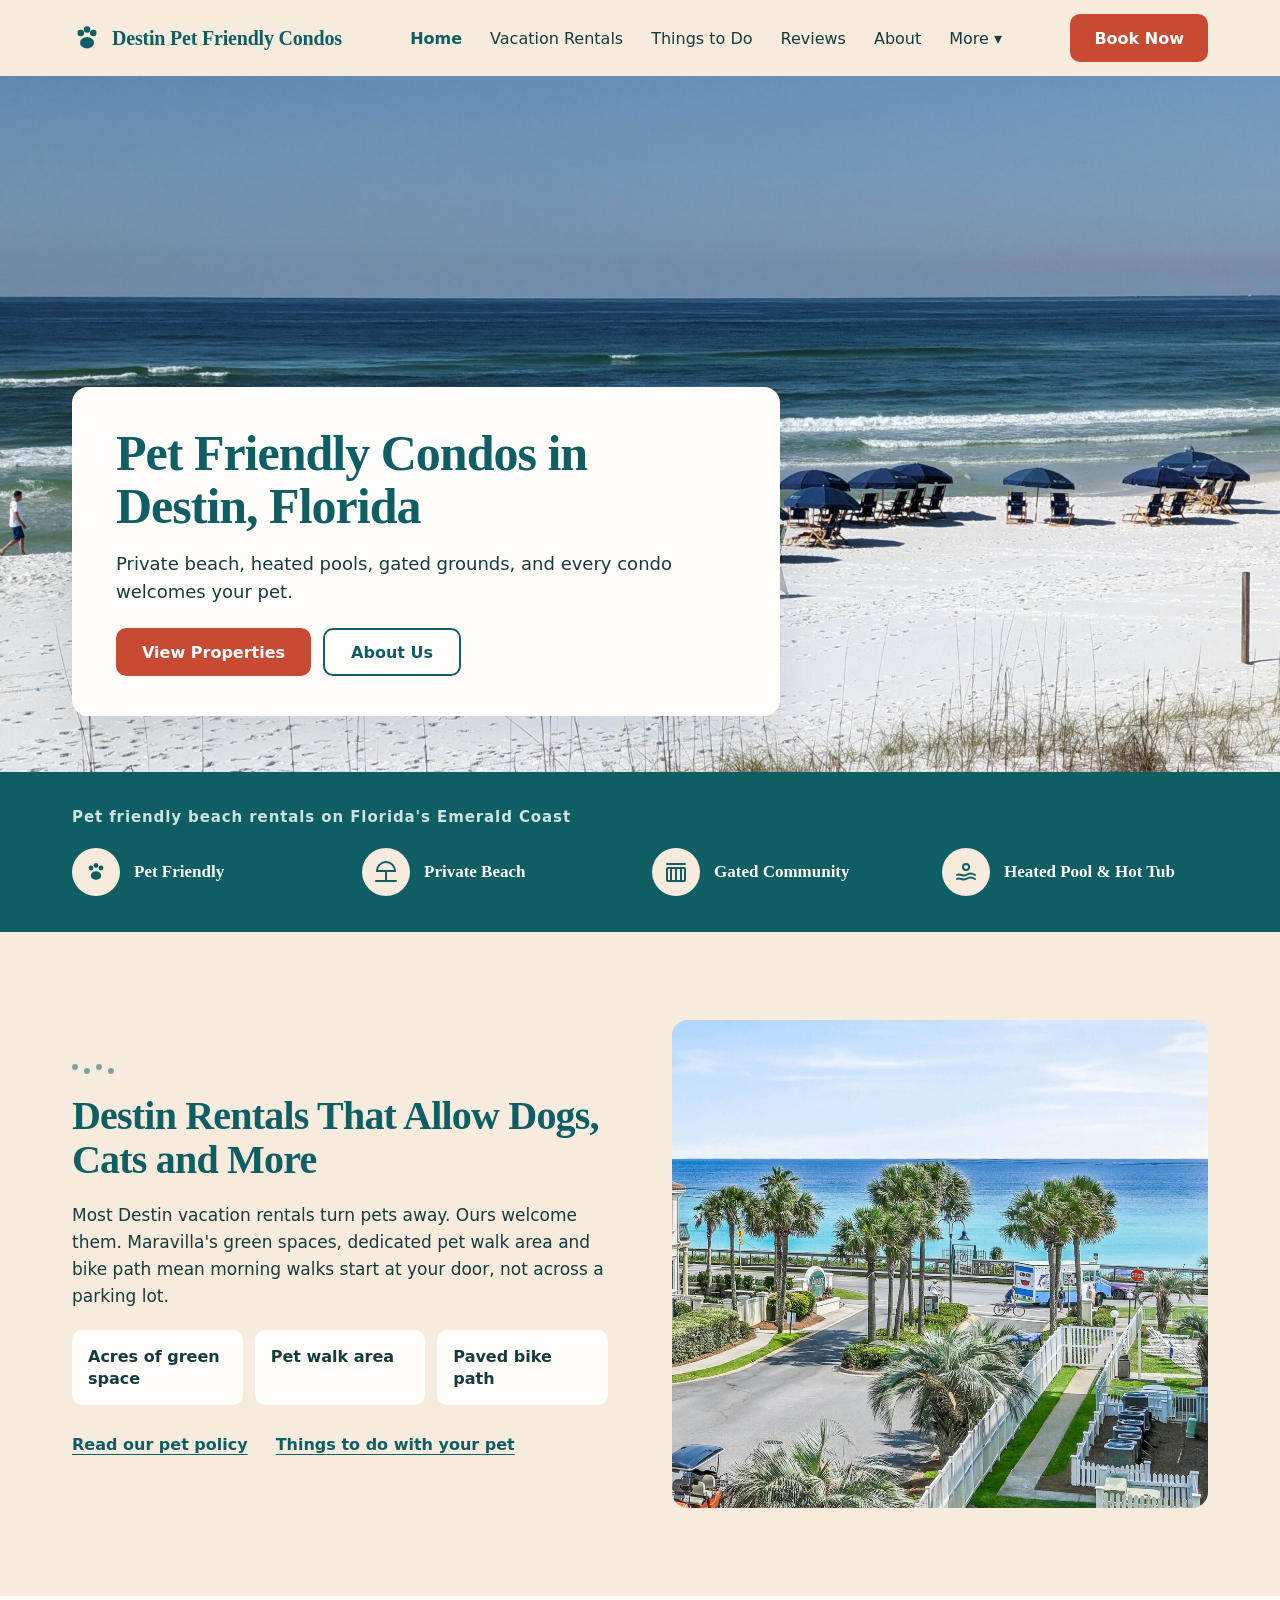
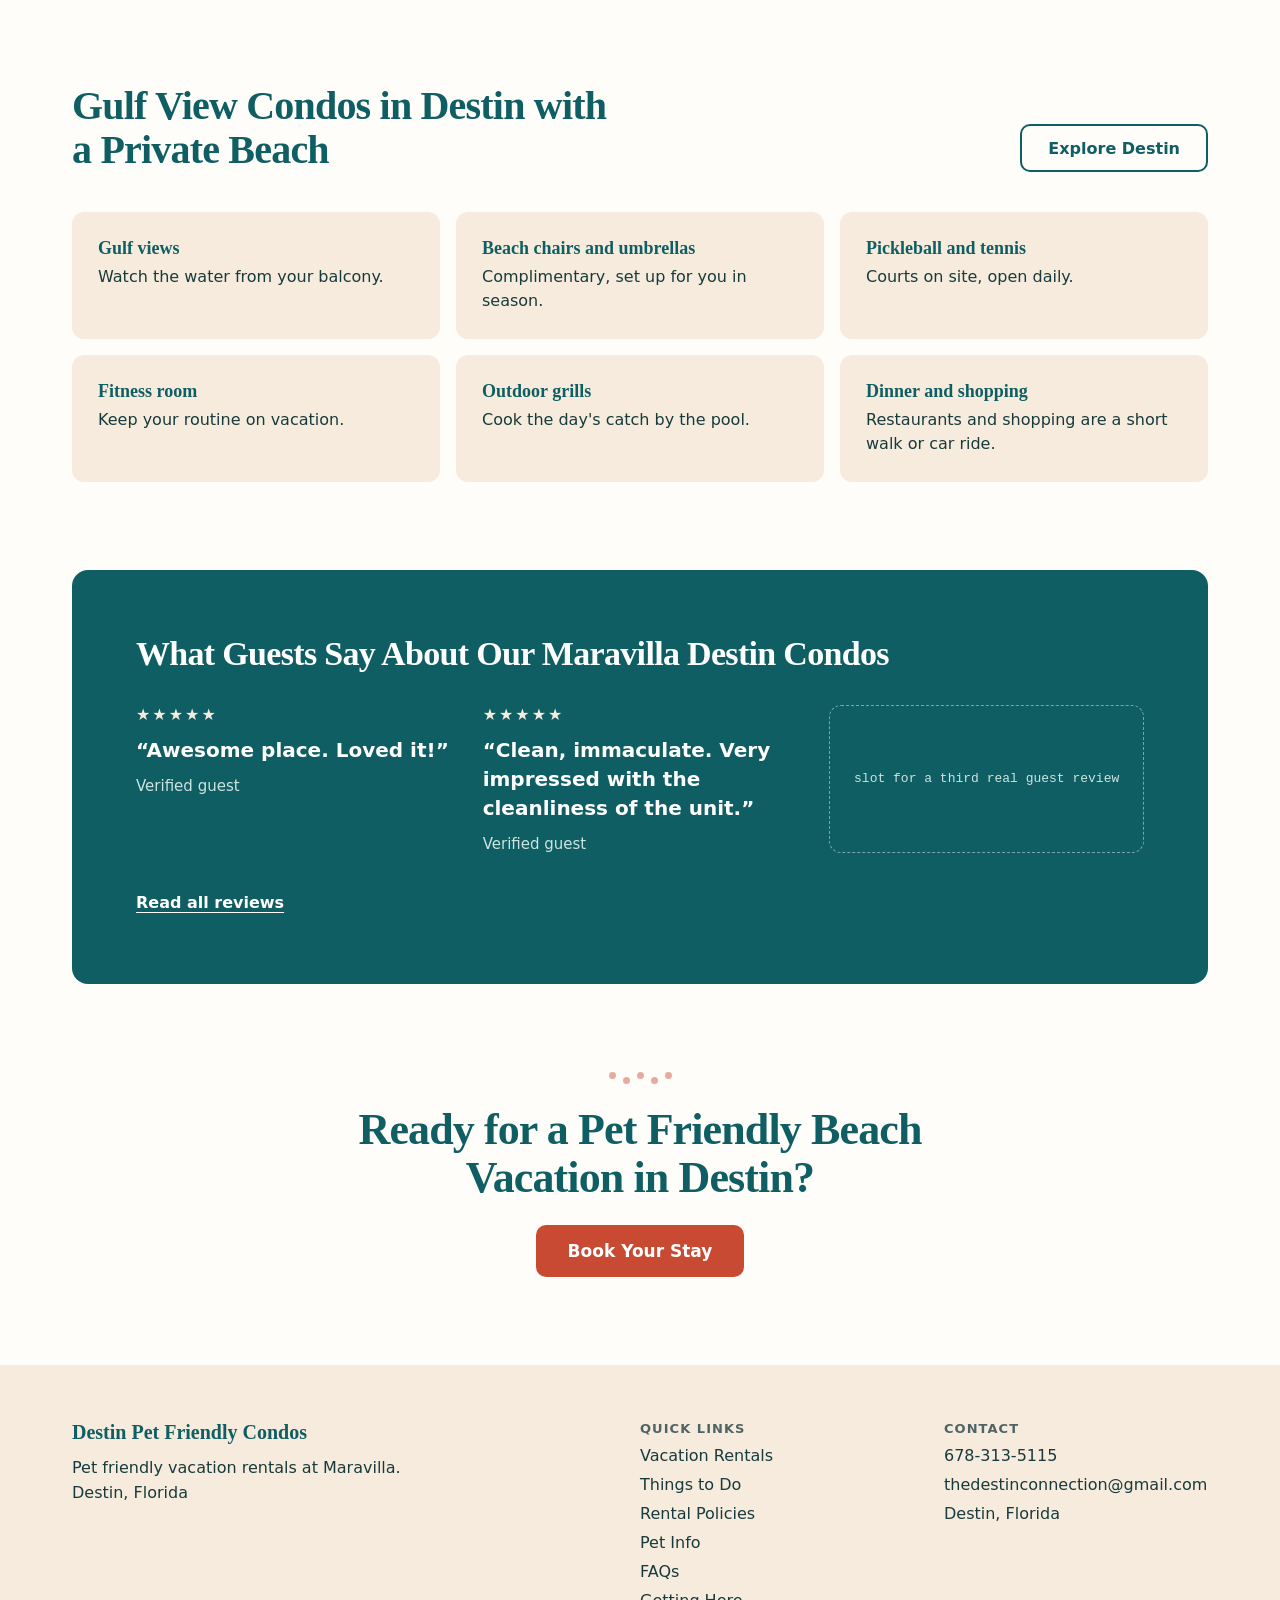
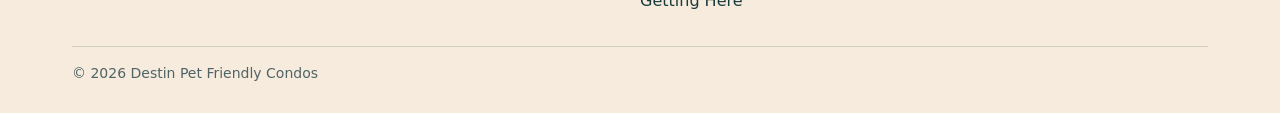
<file: index-b1.html>
<!DOCTYPE html>
<html lang="en">
<head>
<meta charset="utf-8">
<meta name="viewport" content="width=device-width, initial-scale=1">
<title>Pet Friendly Condos in Destin, Florida | Destin Pet Friendly Condos</title>
<meta name="description" content="Private beach, heated pools, gated grounds, and every condo welcomes your pet. Pet friendly vacation rentals at Maravilla in Destin, Florida.">
<link rel="icon" href="images/favicon3.svg" type="image/svg+xml">
<link rel="preconnect" href="https://fonts.googleapis.com">
<link rel="preconnect" href="https://fonts.gstatic.com" crossorigin>
<link href="https://fonts.googleapis.com/css2?family=Bricolage+Grotesque:wght@600;700&family=Figtree:wght@400;500;600&display=swap" rel="stylesheet">
<link rel="stylesheet" href="styles-b1.css">
</head>
<body>
<a class="skip-link" href="#main">Skip to content</a>

<header class="site-header">
  <button class="nav-toggle" type="button" aria-label="Menu" aria-expanded="false" aria-controls="site-nav"><span></span><span></span><span></span></button>
  <a class="brand" href="index.html">
    <svg width="30" height="30" viewBox="0 0 24 24" fill="currentColor" aria-hidden="true"><circle cx="7" cy="8" r="2.6"></circle><circle cx="12" cy="5.2" r="2.6"></circle><circle cx="17" cy="8" r="2.6"></circle><ellipse cx="12" cy="15.8" rx="5.6" ry="4.6"></ellipse></svg>
    <span class="brand__name">Destin Pet Friendly Condos</span>
  </a>
  <nav class="site-nav" id="site-nav" aria-label="Main">
    <a href="index.html" aria-current="page">Home</a>
    <a href="vacation-rentals.html">Vacation Rentals</a>
    <a href="things-to-do.html">Things to Do</a>
    <a href="guest-reviews.html">Reviews</a>
    <a href="about-us.html">About</a>
    <div class="nav-more">
      <button class="nav-more__toggle" type="button" aria-expanded="false" aria-controls="nav-more-menu">More ▾</button>
      <div class="nav-more__menu" id="nav-more-menu">
        <a href="rental-policies.html">Rental Policies</a>
        <a href="pet-info.html">Pet Info</a>
        <a href="faqs.html">FAQs</a>
        <a href="getting-here.html">Getting Here</a>
      </div>
    </div>
  </nav>
  <a class="btn btn--primary" href="vacation-rentals.html">Book Now</a>
</header>

<main id="main">
  <section class="hero">
    <img class="hero__photo" src="images/beach.jpg" alt="Blue umbrellas and beach chairs on white sand beside the emerald water of the Gulf">
    <div class="hero__card">
      <h1 class="hero__title">Pet Friendly Condos in Destin, Florida</h1>
      <p class="hero__lead">Private beach, heated pools, gated grounds, and every condo welcomes your pet.</p>
      <div class="hero__actions">
        <a class="btn btn--primary" href="vacation-rentals.html">View Properties</a>
        <a class="btn btn--secondary" href="about-us.html">About Us</a>
      </div>
    </div>
  </section>

  <section class="trust on-teal">
    <h2 class="trust__title">Pet friendly beach rentals on Florida's Emerald Coast</h2>
    <ul class="trust__list" role="list">
      <li class="trust__item"><span class="trust__icon"><svg viewBox="0 0 24 24" fill="currentColor" aria-hidden="true"><circle cx="7" cy="8" r="2.4"></circle><circle cx="12" cy="5.5" r="2.4"></circle><circle cx="17" cy="8" r="2.4"></circle><ellipse cx="12" cy="15.5" rx="5.2" ry="4.3"></ellipse></svg></span>Pet Friendly</li>
      <li class="trust__item"><span class="trust__icon"><svg viewBox="0 0 24 24" fill="none" stroke="currentColor" stroke-width="2" stroke-linecap="round" aria-hidden="true"><path d="M3 11 A9 9 0 0 1 21 11 Z"></path><path d="M12 11 V21"></path><path d="M2 21 H22"></path></svg></span>Private Beach</li>
      <li class="trust__item"><span class="trust__icon"><svg viewBox="0 0 24 24" fill="none" stroke="currentColor" stroke-width="2" stroke-linecap="round" aria-hidden="true"><rect x="3" y="8" width="18" height="13" rx="1"></rect><path d="M7 8 V21 M12 8 V21 M17 8 V21 M3 4 H21"></path></svg></span>Gated Community</li>
      <li class="trust__item"><span class="trust__icon"><svg viewBox="0 0 24 24" fill="none" stroke="currentColor" stroke-width="2" stroke-linecap="round" aria-hidden="true"><circle cx="12" cy="7" r="3"></circle><path d="M3 15 C 6 13, 9 17, 12 15 S 18 13, 21 15"></path><path d="M3 19 C 6 17, 9 21, 12 19 S 18 17, 21 19"></path></svg></span>Heated Pool &amp; Hot Tub</li>
    </ul>
  </section>

  <section class="pets">
    <div class="pets__body">
      <div class="paw-dots" aria-hidden="true"><span></span><span></span><span></span><span></span></div>
      <h2 class="section-title">Destin Rentals That Allow Dogs, Cats and More</h2>
      <p class="pets__text">Most Destin vacation rentals turn pets away. Ours welcome them. Maravilla's green spaces, dedicated pet walk area and bike path mean morning walks start at your door, not across a parking lot.</p>
      <ul class="pets__features" role="list">
        <li>Acres of green space</li>
        <li>Pet walk area</li>
        <li>Paved bike path</li>
      </ul>
      <div class="pets__links">
        <a class="link" href="pet-info.html">Read our pet policy</a>
        <a class="link" href="pet-info.html#things-to-do-with-pets">Things to do with your pet</a>
      </div>
    </div>
    <div class="photo pets__photo">
      <img src="images/maravilla-1.jpg" alt="Palm trees, green lawns and a white picket fence at Maravilla, with the turquoise Gulf beyond" loading="lazy">
    </div>
  </section>

  <section class="amenities">
    <div class="amenities__head">
      <h2 class="section-title">Gulf View Condos in Destin with a Private Beach</h2>
      <a class="btn btn--secondary" href="things-to-do.html">Explore Destin</a>
    </div>
    <div class="amenities__grid">
      <div class="amenity"><h3 class="amenity__title">Gulf views</h3><p class="amenity__text">Watch the water from your balcony.</p></div>
      <div class="amenity"><h3 class="amenity__title">Beach chairs and umbrellas</h3><p class="amenity__text">Complimentary, set up for you in season.</p></div>
      <div class="amenity"><h3 class="amenity__title">Pickleball and tennis</h3><p class="amenity__text">Courts on site, open daily.</p></div>
      <div class="amenity"><h3 class="amenity__title">Fitness room</h3><p class="amenity__text">Keep your routine on vacation.</p></div>
      <div class="amenity"><h3 class="amenity__title">Outdoor grills</h3><p class="amenity__text">Cook the day's catch by the pool.</p></div>
      <div class="amenity amenity--nearby"><h3 class="amenity__title">Dinner and shopping</h3><p class="amenity__text">Restaurants and shopping are a short walk or car ride.</p></div>
    </div>
  </section>

  <section class="reviews on-teal">
    <h2 class="reviews__title">What Guests Say About Our Maravilla Destin Condos</h2>
    <div class="reviews__grid">
      <figure class="review"><div class="review__stars" role="img" aria-label="5 out of 5 stars">★★★★★</div><blockquote class="review__quote">“Awesome place. Loved it!”</blockquote><figcaption class="review__by">Verified guest</figcaption></figure>
      <figure class="review"><div class="review__stars" role="img" aria-label="5 out of 5 stars">★★★★★</div><blockquote class="review__quote">“Clean, immaculate. Very impressed with the cleanliness of the unit.”</blockquote><figcaption class="review__by">Verified guest</figcaption></figure>
      <!-- Placeholder. Replace with a third real guest review using the markup above. -->
      <figure class="review review--slot"><div class="photo-note">slot for a third real guest review</div></figure>
    </div>
    <a class="link reviews__more" href="guest-reviews.html">Read all reviews</a>
  </section>

  <section class="cta">
    <div class="paw-dots paw-dots--coral" aria-hidden="true"><span></span><span></span><span></span><span></span><span></span></div>
    <h2 class="cta__title">Ready for a Pet Friendly Beach Vacation in Destin?</h2>
    <a class="btn btn--primary btn--lg" href="vacation-rentals.html">Book Your Stay</a>
  </section>
</main>

<footer class="site-footer">
  <div class="site-footer__cols">
    <div class="site-footer__brand">
      <div class="site-footer__name">Destin Pet Friendly Condos</div>
      <p class="site-footer__blurb">Pet friendly vacation rentals at Maravilla.<br>Destin, Florida</p>
    </div>
    <nav class="site-footer__col site-footer__col--links" aria-label="Quick links">
      <h2 class="site-footer__label">Quick links</h2>
      <a href="vacation-rentals.html">Vacation Rentals</a>
      <a href="things-to-do.html">Things to Do</a>
      <a href="rental-policies.html">Rental Policies</a>
      <a href="pet-info.html">Pet Info</a>
      <a href="faqs.html">FAQs</a>
      <a href="getting-here.html">Getting Here</a>
    </nav>
    <div class="site-footer__col site-footer__col--contact">
      <h2 class="site-footer__label">Contact</h2>
      <a href="tel:6783135115">678-313-5115</a>
      <a href="mailto:thedestinconnection@gmail.com">thedestinconnection@gmail.com</a>
      <div>Destin, Florida</div>
    </div>
  </div>
  <div class="site-footer__legal">© 2026 Destin Pet Friendly Condos</div>
</footer>

<script src="site-b1.js"></script>
</body>
</html>
</file>
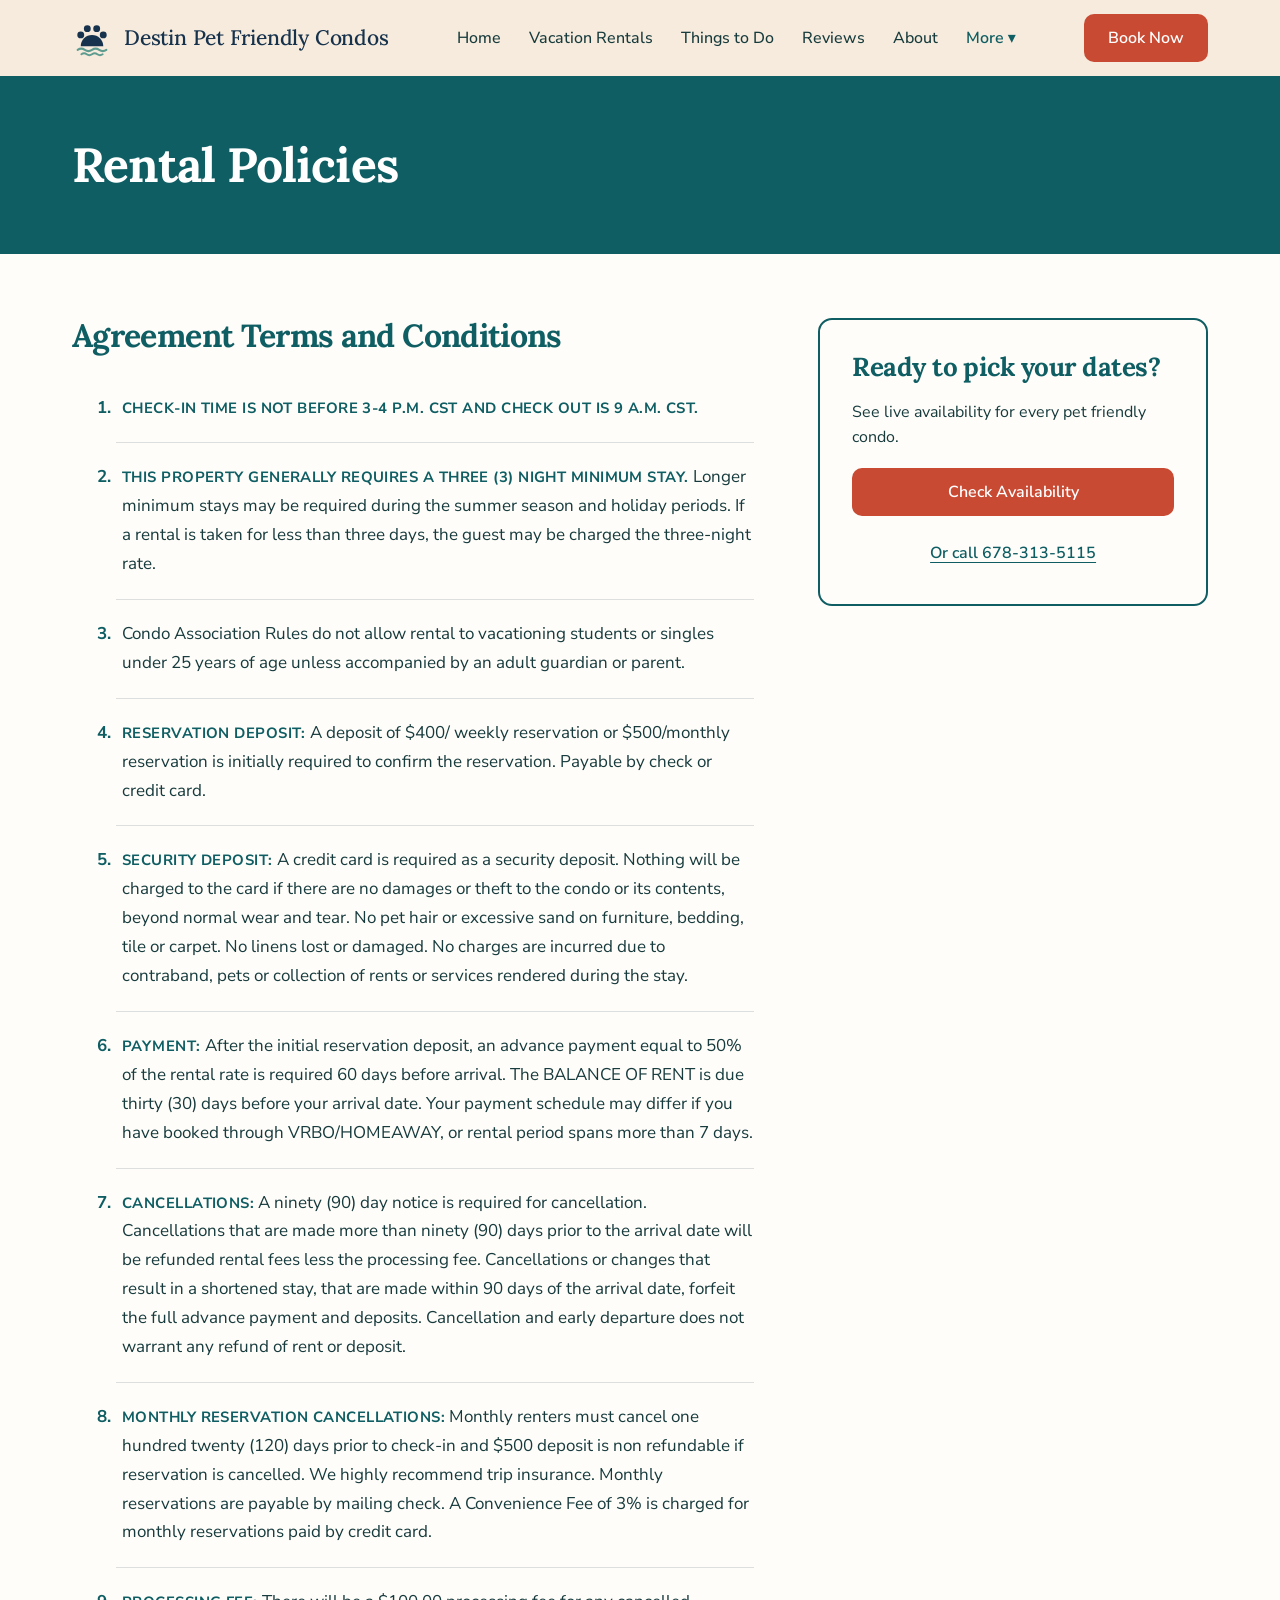
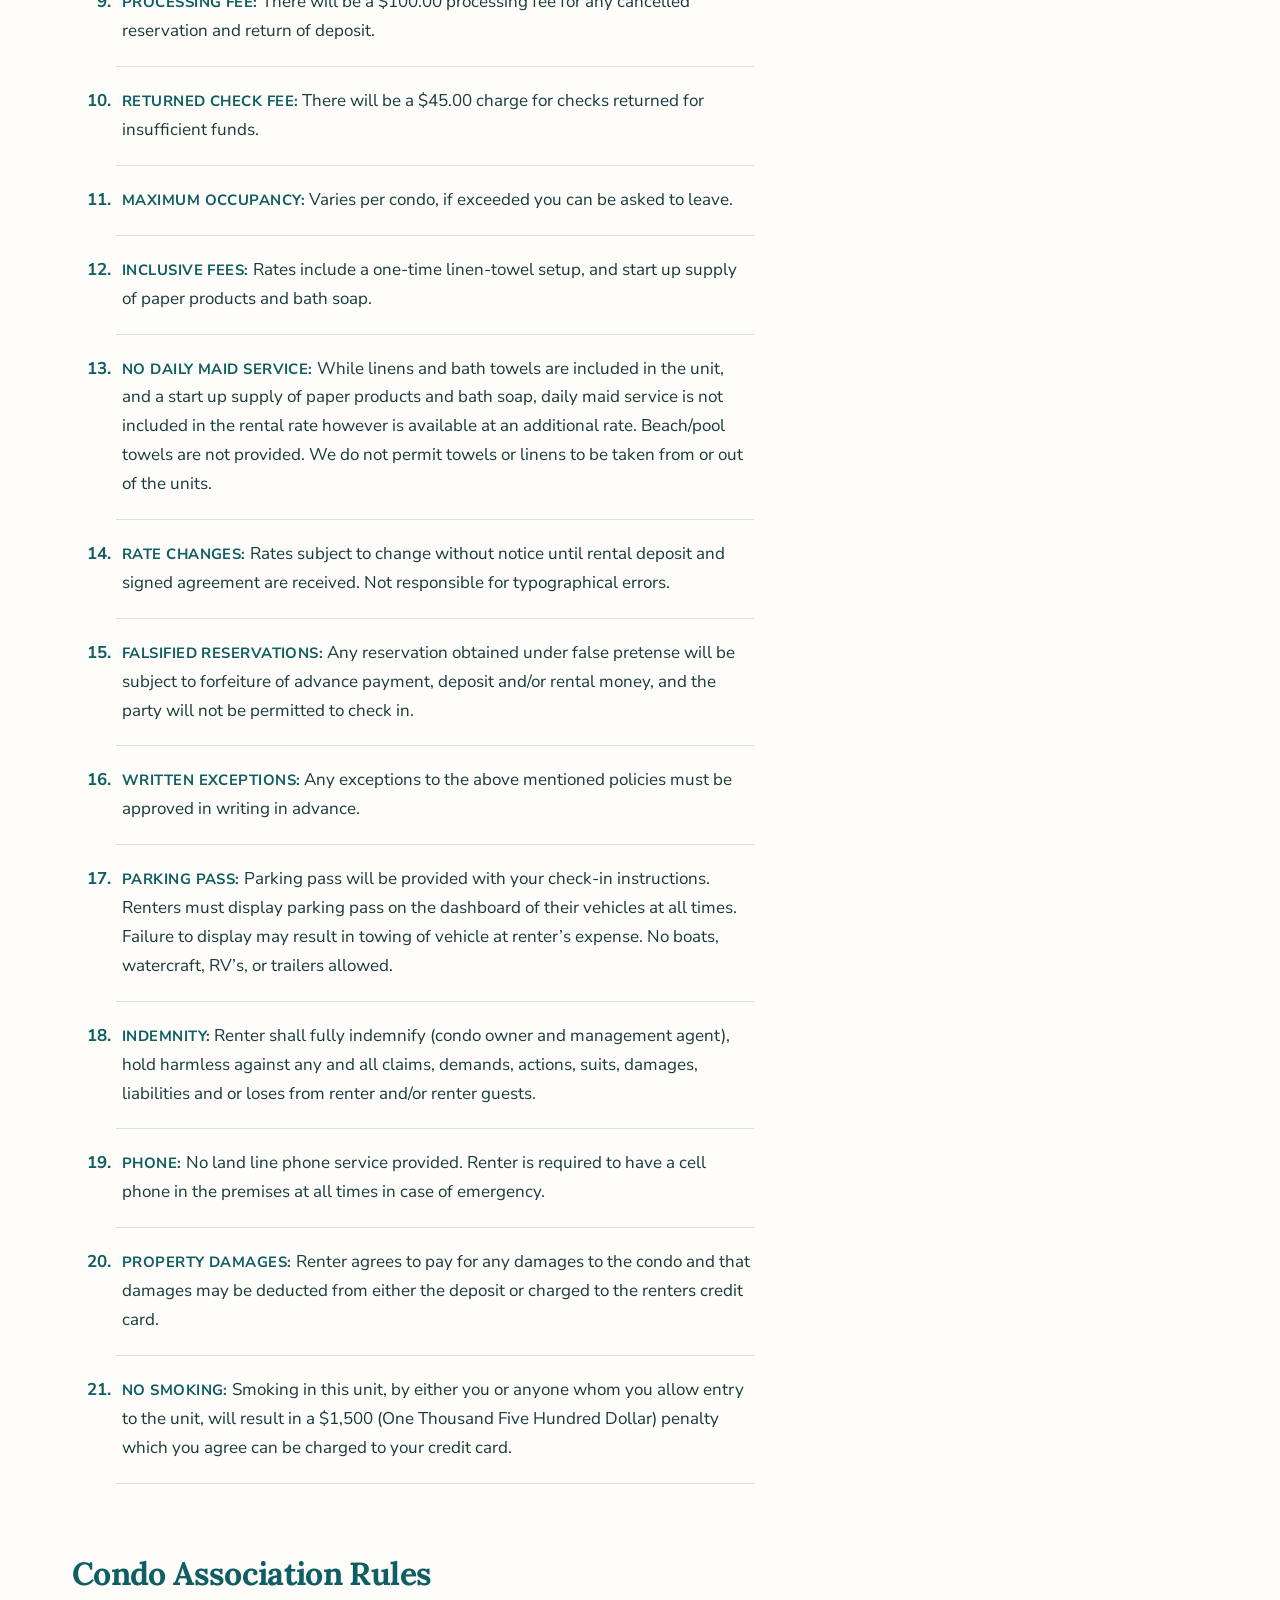
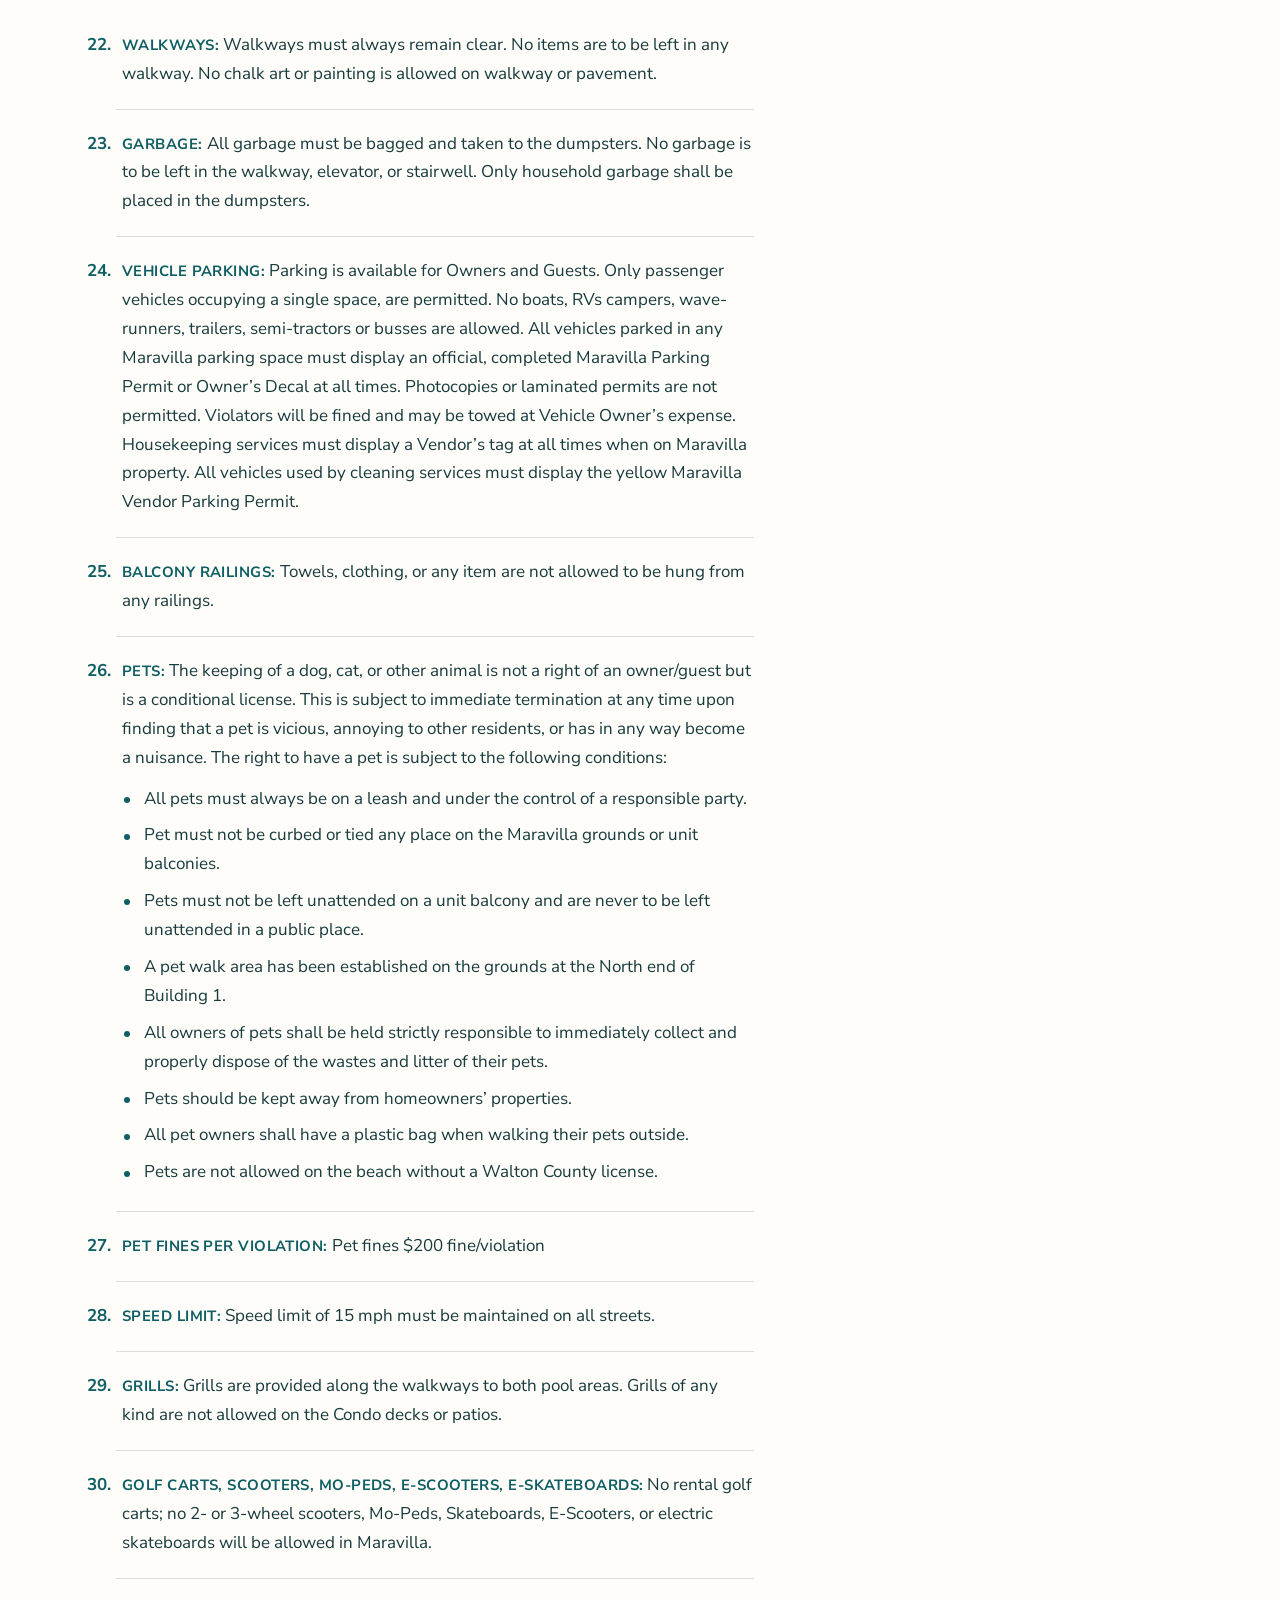
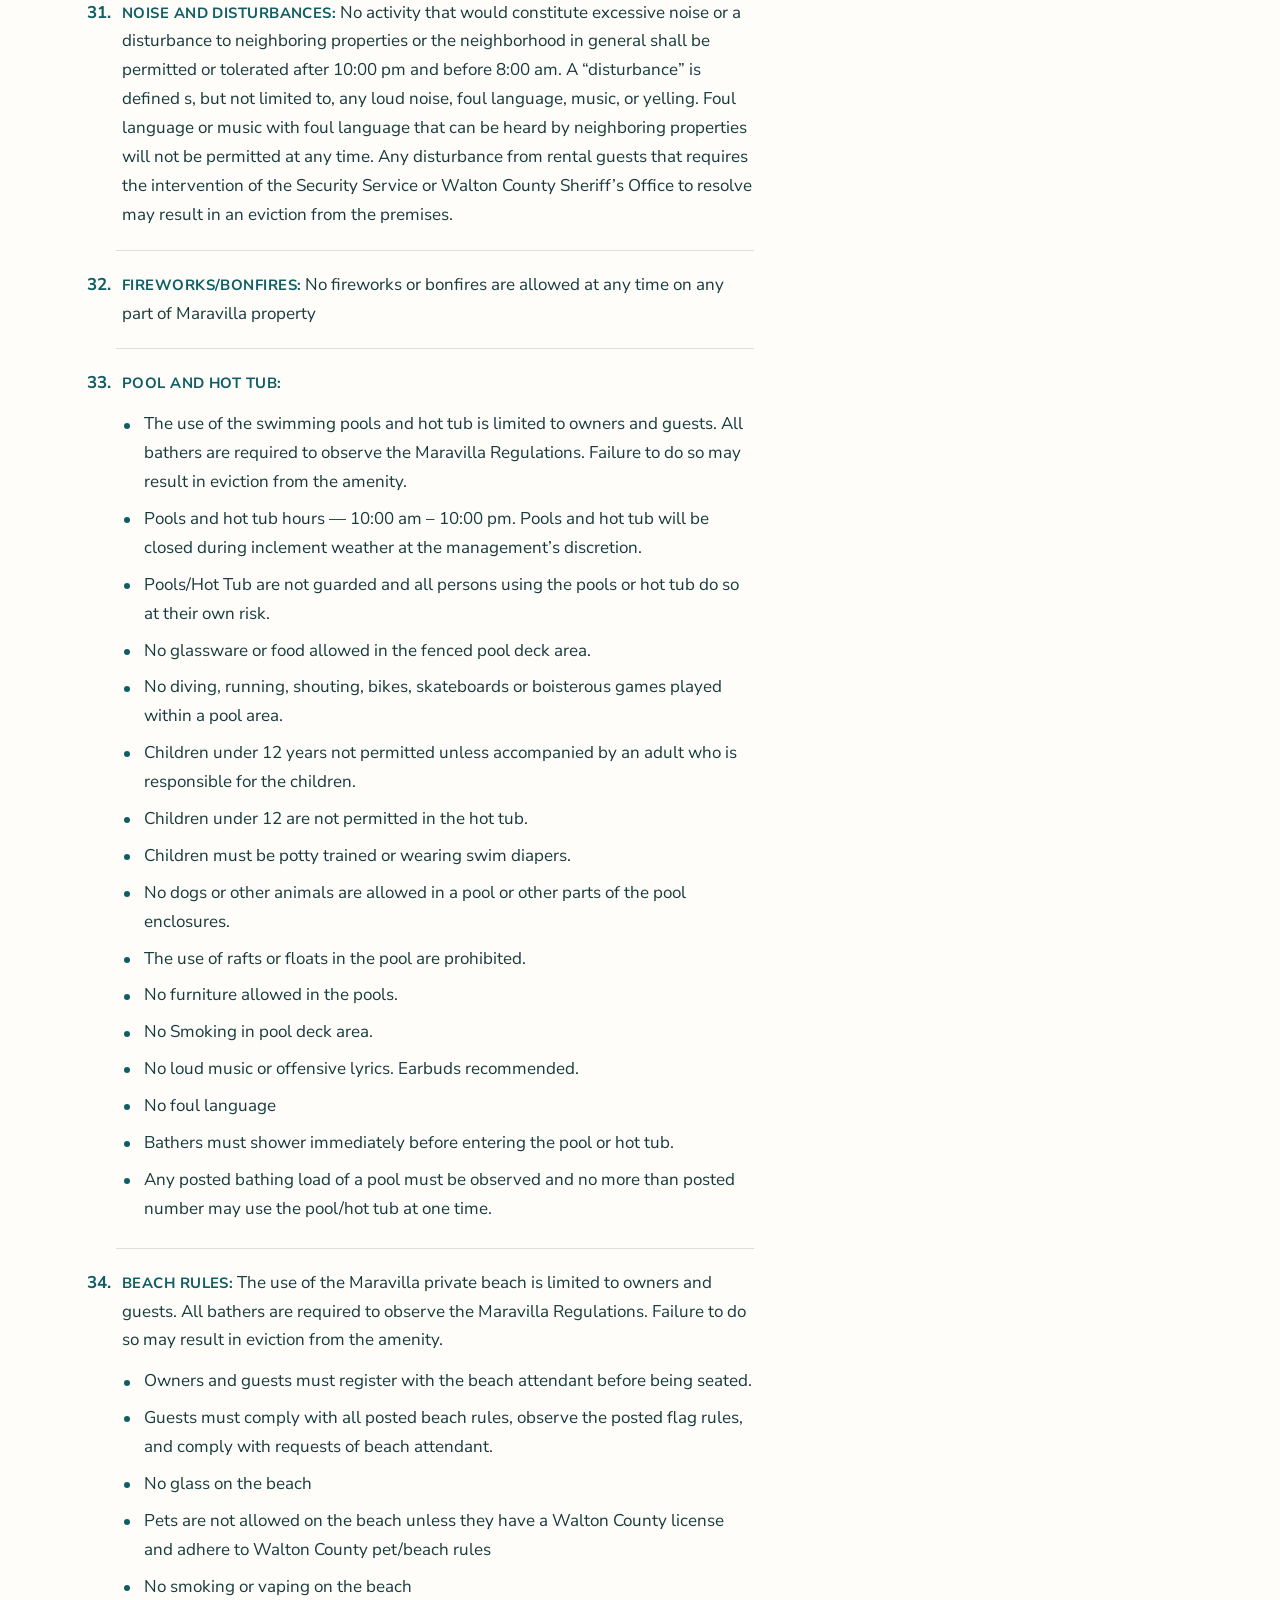
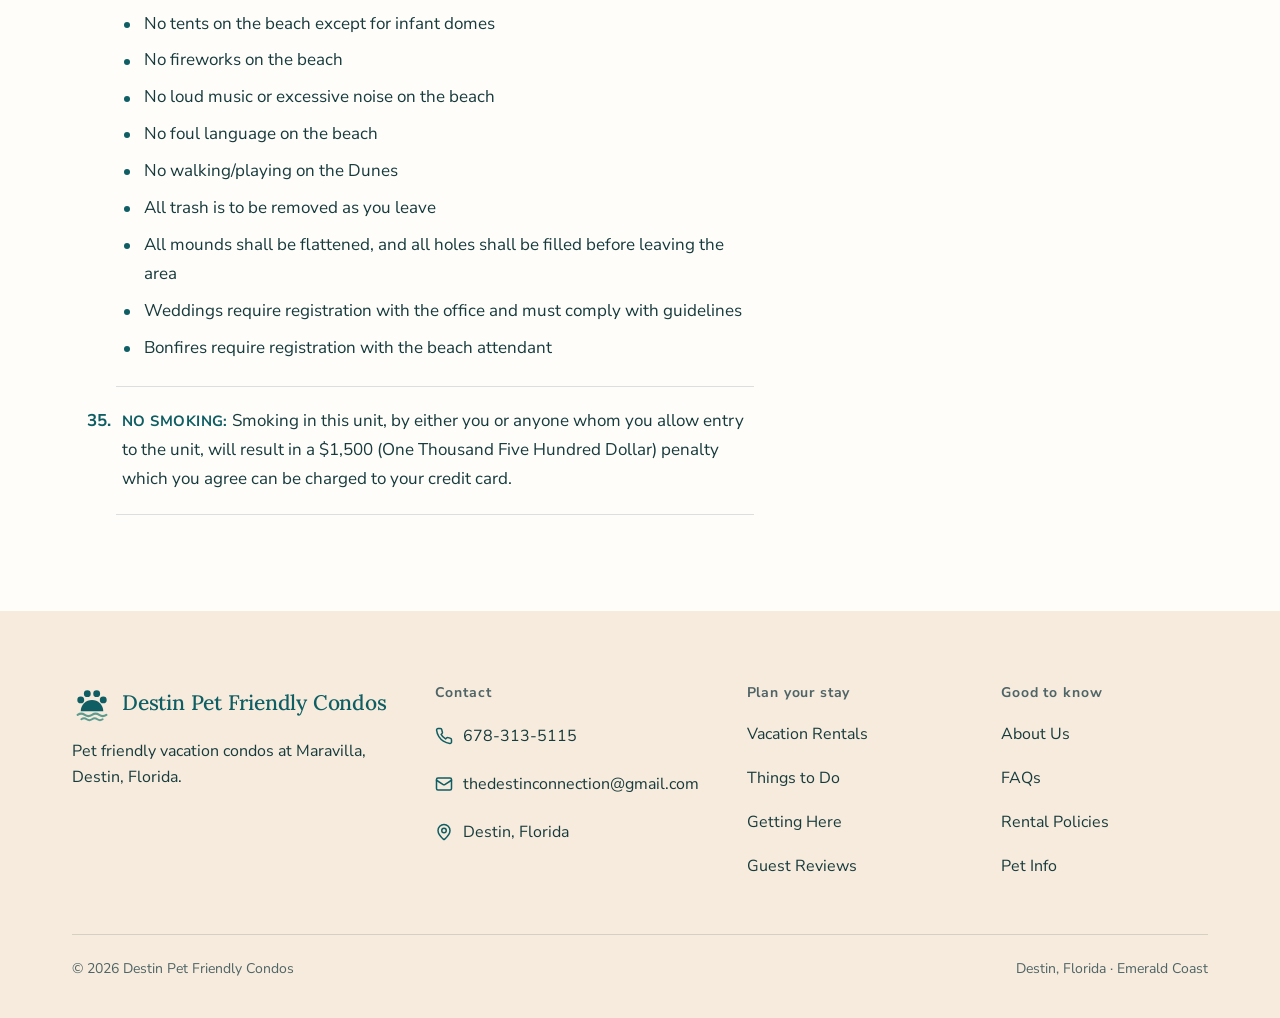
<file: rental-policies.html>
<!DOCTYPE html>
<html lang="en">
<head>
<meta charset="utf-8">
<meta name="viewport" content="width=device-width, initial-scale=1">
<title>Rental Policies | Pet Friendly Condos in Destin, Florida</title>
<meta name="description" content="Rental policies for our pet friendly condos at Maravilla in Destin, Florida: check-in and check-out times, deposits, payments, cancellations, and condo association rules.">
<link rel="icon" href="images/favicon.ico" sizes="32x32">
<link rel="icon" href="images/favicon.svg" type="image/svg+xml">
<link rel="apple-touch-icon" href="images/apple-touch-icon.png">
<link rel="preconnect" href="https://fonts.googleapis.com">
<link rel="preconnect" href="https://fonts.gstatic.com" crossorigin>
<link href="https://fonts.googleapis.com/css2?family=Lora:wght@500;600&family=Nunito+Sans:wght@400;600;700&display=swap" rel="stylesheet">
<link rel="stylesheet" href="styles-site.css">
<script>document.documentElement.classList.add('js')</script>
</head>
<body>
<a class="skip-link" href="#main">Skip to content</a>

<header class="site-header">
  <div class="site-header__inner">
    <a class="brand" href="index.html" aria-label="Destin Pet Friendly Condos, home">
      <!-- Logo: paw over two shoreline waves -->
      <svg class="brand__mark" viewBox="0 0 64 64" aria-hidden="true" focusable="false">
        <circle cx="14" cy="27" r="5.5" fill="#17324D"></circle><circle cx="24.5" cy="17" r="5.5" fill="#17324D"></circle>
        <circle cx="39.5" cy="17" r="5.5" fill="#17324D"></circle><circle cx="50" cy="27" r="5.5" fill="#17324D"></circle>
        <path d="M14 45 A18 18 0 0 1 50 45 Z" fill="#17324D"></path>
        <path d="M9 51 q5.75 -4 11.5 0 t11.5 0 t11.5 0 t11.5 0" fill="none" stroke="#5E9C90" stroke-width="3.2" stroke-linecap="round"></path>
        <path d="M15 58 q4.25 -3 8.5 0 t8.5 0 t8.5 0 t8.5 0" fill="none" stroke="#5E9C90" stroke-width="3.2" stroke-linecap="round"></path>
      </svg>
      <span class="brand__name"><span class="brand__line">Destin Pet</span> <span class="brand__line">Friendly Condos</span></span>
    </a>
    <nav class="site-nav" id="site-nav" aria-label="Main">
      <ul class="site-nav__list">
        <li><a class="site-nav__link" href="index.html">Home</a></li>
        <li><a class="site-nav__link" href="vacation-rentals.html">Vacation Rentals</a></li>
        <li><a class="site-nav__link" href="things-to-do.html">Things to Do</a></li>
        <li><a class="site-nav__link" href="guest-reviews.html">Reviews</a></li>
        <li><a class="site-nav__link" href="about-us.html">About</a></li>
        <li class="site-nav__more">
          <button class="site-nav__link site-nav__more-toggle" type="button" aria-expanded="false" aria-controls="nav-more">More <span class="site-nav__caret" aria-hidden="true">▾</span></button>
          <ul class="site-nav__submenu" id="nav-more">
            <li><a href="rental-policies.html" aria-current="page">Rental Policies</a></li>
            <li><a href="pet-info.html">Pet Info</a></li>
            <li><a href="faqs.html">FAQs</a></li>
            <li><a href="getting-here.html">Getting Here</a></li>
          </ul>
        </li>
      </ul>
    </nav>
    <div class="header-actions">
      <a class="btn btn--primary btn--header" href="vacation-rentals.html">Book Now</a>
      <button class="menu-toggle" type="button" aria-label="Menu" aria-expanded="false" aria-controls="site-nav"><span></span><span></span><span></span></button>
    </div>
  </div>
</header>

<main id="main">
  <section class="title-band">
    <div class="container title-band__inner">
      <h1 class="h1">Rental Policies</h1>
    </div>
  </section>

  <div class="container interior">
    <!-- Policy wording is carried over unchanged from the current Rental Policies page; numbering runs 1–35 across both sections. -->
    <article class="prose">
      <section class="prose-section" aria-labelledby="terms-title">
        <h2 id="terms-title">Agreement Terms and Conditions</h2>
        <ol class="policies">
          <li><strong>CHECK-IN TIME IS NOT BEFORE 3-4 P.M. CST AND CHECK OUT IS 9 A.M. CST.</strong></li>
          <li><strong>THIS PROPERTY GENERALLY REQUIRES A THREE (3) NIGHT MINIMUM STAY.</strong> Longer minimum stays may be required during the summer season and holiday periods. If a rental is taken for less than three days, the guest may be charged the three-night rate.</li>
          <li>Condo Association Rules do not allow rental to vacationing students or singles under 25 years of age unless accompanied by an adult guardian or parent.</li>
          <li><strong>RESERVATION DEPOSIT:</strong> A deposit of $400/ weekly reservation or $500/monthly reservation is initially required to confirm the reservation. Payable by check or credit card.</li>
          <li><strong>SECURITY DEPOSIT:</strong> A credit card is required as a security deposit. Nothing will be charged to the card if there are no damages or theft to the condo or its contents, beyond normal wear and tear. No pet hair or excessive sand on furniture, bedding, tile or carpet. No linens lost or damaged. No charges are incurred due to contraband, pets or collection of rents or services rendered during the stay.</li>
          <li><strong>PAYMENT:</strong> After the initial reservation deposit, an advance payment equal to 50% of the rental rate is required 60 days before arrival. The BALANCE OF RENT is due thirty (30) days before your arrival date. Your payment schedule may differ if you have booked through VRBO/HOMEAWAY, or rental period spans more than 7 days.</li>
          <li><strong>CANCELLATIONS:</strong> A ninety (90) day notice is required for cancellation. Cancellations that are made more than ninety (90) days prior to the arrival date will be refunded rental fees less the processing fee. Cancellations or changes that result in a shortened stay, that are made within 90 days of the arrival date, forfeit the full advance payment and deposits. Cancellation and early departure does not warrant any refund of rent or deposit.</li>
          <li><strong>MONTHLY RESERVATION CANCELLATIONS:</strong> Monthly renters must cancel one hundred twenty (120) days prior to check-in and $500 deposit is non refundable if reservation is cancelled. We highly recommend trip insurance. Monthly reservations are payable by mailing check. A Convenience Fee of 3% is charged for monthly reservations paid by credit card.</li>
          <li><strong>PROCESSING FEE:</strong> There will be a $100.00 processing fee for any cancelled reservation and return of deposit.</li>
          <li><strong>RETURNED CHECK FEE:</strong> There will be a $45.00 charge for checks returned for insufficient funds.</li>
          <li><strong>MAXIMUM OCCUPANCY:</strong> Varies per condo, if exceeded you can be asked to leave.</li>
          <li><strong>INCLUSIVE FEES:</strong> Rates include a one-time linen-towel setup, and start up supply of paper products and bath soap.</li>
          <li><strong>NO DAILY MAID SERVICE:</strong> While linens and bath towels are included in the unit, and a start up supply of paper products and bath soap, daily maid service is not included in the rental rate however is available at an additional rate. Beach/pool towels are not provided. We do not permit towels or linens to be taken from or out of the units.</li>
          <li><strong>RATE CHANGES:</strong> Rates subject to change without notice until rental deposit and signed agreement are received. Not responsible for typographical errors.</li>
          <li><strong>FALSIFIED RESERVATIONS:</strong> Any reservation obtained under false pretense will be subject to forfeiture of advance payment, deposit and/or rental money, and the party will not be permitted to check in.</li>
          <li><strong>WRITTEN EXCEPTIONS:</strong> Any exceptions to the above mentioned policies must be approved in writing in advance.</li>
          <li><strong>PARKING PASS:</strong> Parking pass will be provided with your check-in instructions. Renters must display parking pass on the dashboard of their vehicles at all times. Failure to display may result in towing of vehicle at renter’s expense. No boats, watercraft, RV’s, or trailers allowed.</li>
          <li><strong>INDEMNITY:</strong> Renter shall fully indemnify (condo owner and management agent), hold harmless against any and all claims, demands, actions, suits, damages, liabilities and or loses from renter and/or renter guests.</li>
          <li><strong>PHONE:</strong> No land line phone service provided. Renter is required to have a cell phone in the premises at all times in case of emergency.</li>
          <li><strong>PROPERTY DAMAGES:</strong> Renter agrees to pay for any damages to the condo and that damages may be deducted from either the deposit or charged to the renters credit card.</li>
          <li><strong>NO SMOKING:</strong> Smoking in this unit, by either you or anyone whom you allow entry to the unit, will result in a $1,500 (One Thousand Five Hundred Dollar) penalty which you agree can be charged to your credit card.</li>
        </ol>
      </section>

      <section class="prose-section" id="condo-rules" aria-labelledby="condo-rules-title">
        <h2 id="condo-rules-title">Condo Association Rules</h2>
        <ol class="policies" start="22">
          <li><strong>WALKWAYS:</strong> Walkways must always remain clear. No items are to be left in any walkway. No chalk art or painting is allowed on walkway or pavement.</li>
          <li><strong>GARBAGE:</strong> All garbage must be bagged and taken to the dumpsters. No garbage is to be left in the walkway, elevator, or stairwell. Only household garbage shall be placed in the dumpsters.</li>
          <li><strong>VEHICLE PARKING:</strong> Parking is available for Owners and Guests. Only passenger vehicles occupying a single space, are permitted. No boats, RVs campers, wave-runners, trailers, semi-tractors or busses are allowed. All vehicles parked in any Maravilla parking space must display an official, completed Maravilla Parking Permit or Owner’s Decal at all times. Photocopies or laminated permits are not permitted. Violators will be fined and may be towed at Vehicle Owner’s expense. Housekeeping services must display a Vendor’s tag at all times when on Maravilla property. All vehicles used by cleaning services must display the yellow Maravilla Vendor Parking Permit.</li>
          <li><strong>BALCONY RAILINGS:</strong> Towels, clothing, or any item are not allowed to be hung from any railings.</li>
          <li id="pets"><strong>PETS:</strong> The keeping of a dog, cat, or other animal is not a right of an owner/guest but is a conditional license. This is subject to immediate termination at any time upon finding that a pet is vicious, annoying to other residents, or has in any way become a nuisance. The right to have a pet is subject to the following conditions:
            <ul>
              <li>All pets must always be on a leash and under the control of a responsible party.</li>
              <li>Pet must not be curbed or tied any place on the Maravilla grounds or unit balconies.</li>
              <li>Pets must not be left unattended on a unit balcony and are never to be left unattended in a public place.</li>
              <li>A pet walk area has been established on the grounds at the North end of Building 1.</li>
              <li>All owners of pets shall be held strictly responsible to immediately collect and properly dispose of the wastes and litter of their pets.</li>
              <li>Pets should be kept away from homeowners’ properties.</li>
              <li>All pet owners shall have a plastic bag when walking their pets outside.</li>
              <li>Pets are not allowed on the beach without a Walton County license.</li>
            </ul>
          </li>
          <li><strong>PET FINES PER VIOLATION:</strong> Pet fines $200 fine/violation</li>
          <li><strong>SPEED LIMIT:</strong> Speed limit of 15 mph must be maintained on all streets.</li>
          <li><strong>GRILLS:</strong> Grills are provided along the walkways to both pool areas. Grills of any kind are not allowed on the Condo decks or patios.</li>
          <li><strong>GOLF CARTS, SCOOTERS, MO-PEDS, E-SCOOTERS, E-SKATEBOARDS:</strong> No rental golf carts; no 2- or 3-wheel scooters, Mo-Peds, Skateboards, E-Scooters, or electric skateboards will be allowed in Maravilla.</li>
          <li><strong>NOISE AND DISTURBANCES:</strong> No activity that would constitute excessive noise or a disturbance to neighboring properties or the neighborhood in general shall be permitted or tolerated after 10:00 pm and before 8:00 am. A “disturbance” is defined s, but not limited to, any loud noise, foul language, music, or yelling. Foul language or music with foul language that can be heard by neighboring properties will not be permitted at any time. Any disturbance from rental guests that requires the intervention of the Security Service or Walton County Sheriff’s Office to resolve may result in an eviction from the premises.</li>
          <li><strong>FIREWORKS/BONFIRES:</strong> No fireworks or bonfires are allowed at any time on any part of Maravilla property</li>
          <li><strong>POOL AND HOT TUB:</strong>
            <ul>
              <li>The use of the swimming pools and hot tub is limited to owners and guests. All bathers are required to observe the Maravilla Regulations. Failure to do so may result in eviction from the amenity.</li>
              <li>Pools and hot tub hours — 10:00 am – 10:00 pm. Pools and hot tub will be closed during inclement weather at the management’s discretion.</li>
              <li>Pools/Hot Tub are not guarded and all persons using the pools or hot tub do so at their own risk.</li>
              <li>No glassware or food allowed in the fenced pool deck area.</li>
              <li>No diving, running, shouting, bikes, skateboards or boisterous games played within a pool area.</li>
              <li>Children under 12 years not permitted unless accompanied by an adult who is responsible for the children.</li>
              <li>Children under 12 are not permitted in the hot tub.</li>
              <li>Children must be potty trained or wearing swim diapers.</li>
              <li>No dogs or other animals are allowed in a pool or other parts of the pool enclosures.</li>
              <li>The use of rafts or floats in the pool are prohibited.</li>
              <li>No furniture allowed in the pools.</li>
              <li>No Smoking in pool deck area.</li>
              <li>No loud music or offensive lyrics. Earbuds recommended.</li>
              <li>No foul language</li>
              <li>Bathers must shower immediately before entering the pool or hot tub.</li>
              <li>Any posted bathing load of a pool must be observed and no more than posted number may use the pool/hot tub at one time.</li>
            </ul>
          </li>
          <li><strong>BEACH RULES:</strong> The use of the Maravilla private beach is limited to owners and guests. All bathers are required to observe the Maravilla Regulations. Failure to do so may result in eviction from the amenity.
            <ul>
              <li>Owners and guests must register with the beach attendant before being seated.</li>
              <li>Guests must comply with all posted beach rules, observe the posted flag rules, and comply with requests of beach attendant.</li>
              <li>No glass on the beach</li>
              <li>Pets are not allowed on the beach unless they have a Walton County license and adhere to Walton County pet/beach rules</li>
              <li>No smoking or vaping on the beach</li>
              <li>No tents on the beach except for infant domes</li>
              <li>No fireworks on the beach</li>
              <li>No loud music or excessive noise on the beach</li>
              <li>No foul language on the beach</li>
              <li>No walking/playing on the Dunes</li>
              <li>All trash is to be removed as you leave</li>
              <li>All mounds shall be flattened, and all holes shall be filled before leaving the area</li>
              <li>Weddings require registration with the office and must comply with guidelines</li>
              <li>Bonfires require registration with the beach attendant</li>
            </ul>
          </li>
          <li><strong>NO SMOKING:</strong> Smoking in this unit, by either you or anyone whom you allow entry to the unit, will result in a $1,500 (One Thousand Five Hundred Dollar) penalty which you agree can be charged to your credit card.</li>
        </ol>
      </section>
    </article>

    <aside class="booking-card" aria-labelledby="book-title">
      <h2 id="book-title">Ready to pick your dates?</h2>
      <p>See live availability for every pet friendly condo.</p>
      <a class="btn btn--primary btn--fluid" href="vacation-rentals.html">Check Availability</a>
      <a class="link" href="tel:6783135115">Or call 678-313-5115</a>
    </aside>
  </div>
</main>

<footer class="site-footer">
  <div class="container">
    <div class="site-footer__grid">
      <div class="site-footer__about">
        <a class="brand" href="index.html">
          <svg class="brand__mark" viewBox="0 0 64 64" aria-hidden="true" focusable="false">
            <circle cx="14" cy="27" r="5.5" class="brand__paw"></circle><circle cx="24.5" cy="17" r="5.5" class="brand__paw"></circle>
            <circle cx="39.5" cy="17" r="5.5" class="brand__paw"></circle><circle cx="50" cy="27" r="5.5" class="brand__paw"></circle>
            <path d="M14 45 A18 18 0 0 1 50 45 Z" class="brand__paw"></path>
            <path d="M9 51 q5.75 -4 11.5 0 t11.5 0 t11.5 0 t11.5 0" class="brand__wave" fill="none" stroke-width="3.2" stroke-linecap="round"></path>
            <path d="M15 58 q4.25 -3 8.5 0 t8.5 0 t8.5 0 t8.5 0" class="brand__wave" fill="none" stroke-width="3.2" stroke-linecap="round"></path>
          </svg>
          <span class="brand__name">Destin Pet Friendly Condos</span>
        </a>
        <p>Pet friendly vacation condos at Maravilla, Destin, Florida.</p>
      </div>
      <div class="site-footer__col site-footer__contact">
        <h2>Contact</h2>
        <a href="tel:6783135115"><svg class="site-footer__icon" viewBox="0 0 24 24" fill="none" stroke="currentColor" stroke-width="2" stroke-linecap="round" stroke-linejoin="round" aria-hidden="true"><path d="M22 16.92v3a2 2 0 0 1-2.18 2 19.79 19.79 0 0 1-8.63-3.07 19.5 19.5 0 0 1-6-6 19.79 19.79 0 0 1-3.07-8.67A2 2 0 0 1 4.11 2h3a2 2 0 0 1 2 1.72 12.84 12.84 0 0 0 .7 2.81 2 2 0 0 1-.45 2.11L8.09 9.91a16 16 0 0 0 6 6l1.27-1.27a2 2 0 0 1 2.11-.45 12.84 12.84 0 0 0 2.81.7A2 2 0 0 1 22 16.92z"></path></svg>678-313-5115</a>
        <a href="mailto:thedestinconnection@gmail.com"><svg class="site-footer__icon" viewBox="0 0 24 24" fill="none" stroke="currentColor" stroke-width="2" stroke-linecap="round" stroke-linejoin="round" aria-hidden="true"><rect width="20" height="16" x="2" y="4" rx="2"></rect><path d="m22 7-8.97 5.7a1.94 1.94 0 0 1-2.06 0L2 7"></path></svg>thedestinconnection@gmail.com</a>
        <span class="site-footer__loc"><svg class="site-footer__icon" viewBox="0 0 24 24" fill="none" stroke="currentColor" stroke-width="2" stroke-linecap="round" stroke-linejoin="round" aria-hidden="true"><path d="M20 10c0 4.993-5.539 10.193-7.399 11.799a1 1 0 0 1-1.202 0C9.539 20.193 4 14.993 4 10a8 8 0 0 1 16 0"></path><circle cx="12" cy="10" r="3"></circle></svg>Destin, Florida</span>
      </div>
      <nav class="site-footer__col" aria-label="Plan your stay">
        <h2>Plan your stay</h2>
        <a href="vacation-rentals.html">Vacation Rentals</a>
        <a href="things-to-do.html">Things to Do</a>
        <a href="getting-here.html">Getting Here</a>
        <a href="guest-reviews.html">Guest Reviews</a>
      </nav>
      <nav class="site-footer__col" aria-label="Good to know">
        <h2>Good to know</h2>
        <a href="about-us.html">About Us</a>
        <a href="faqs.html">FAQs</a>
        <a href="rental-policies.html">Rental Policies</a>
        <a href="pet-info.html">Pet Info</a>
      </nav>
    </div>
    <div class="site-footer__legal"><span>© 2026 Destin Pet Friendly Condos</span><span>Destin, Florida · Emerald Coast</span></div>
  </div>
</footer>

<script src="site-shared.js"></script>
</body>
</html>
</file>
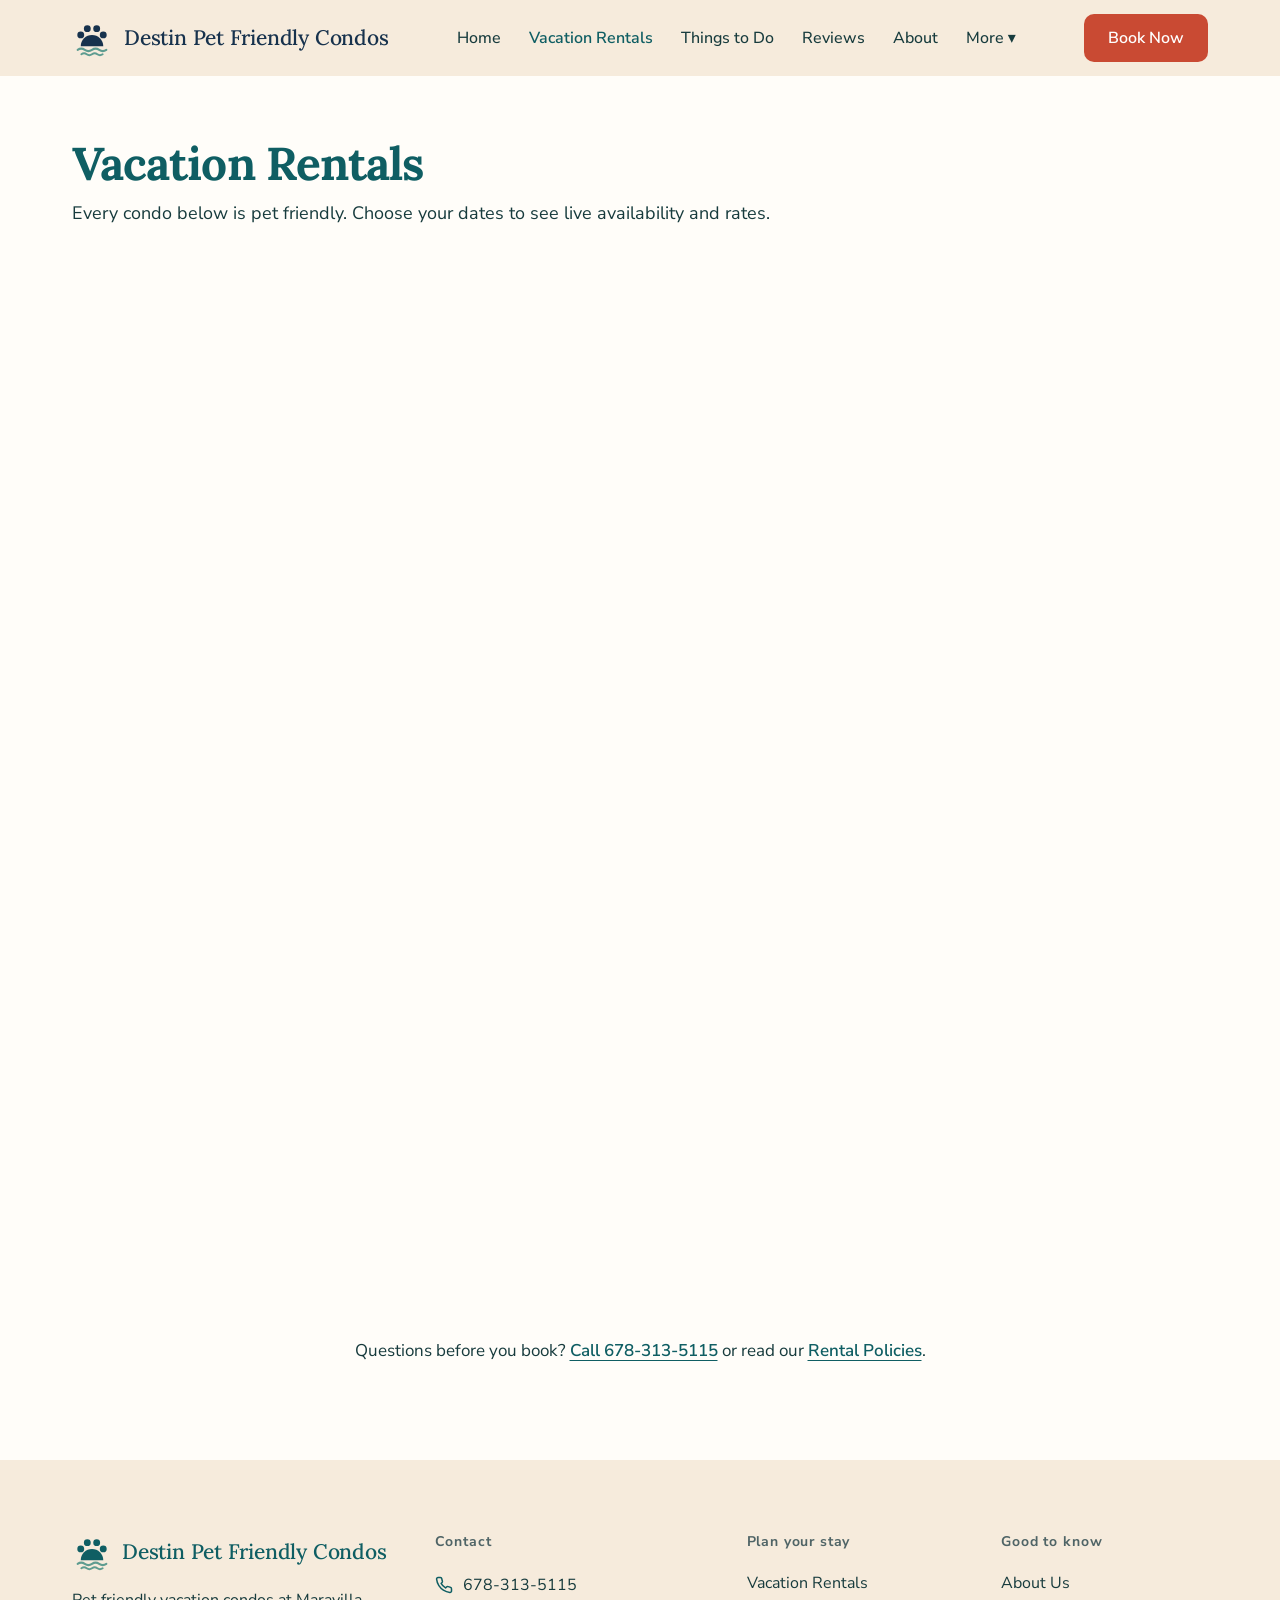
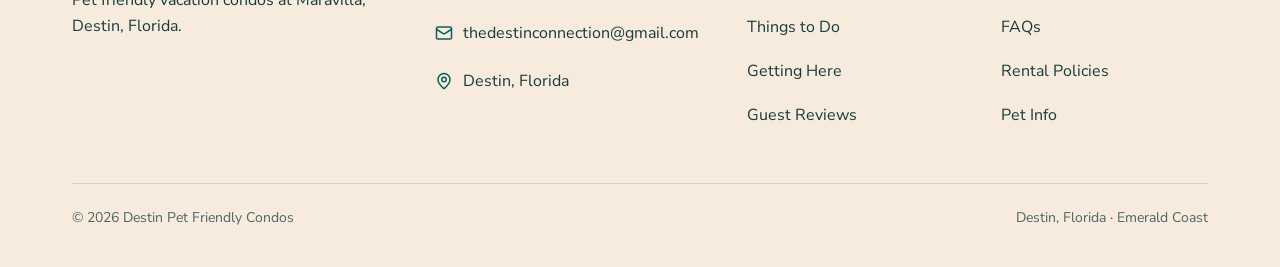
<file: vacation-rentals.html>
<!DOCTYPE html>
<html lang="en">
<head>
<meta charset="utf-8">
<meta name="viewport" content="width=device-width, initial-scale=1">
<title>Vacation Rentals | Pet Friendly Condos in Destin, Florida</title>
<meta name="description" content="Browse pet friendly vacation rental condos at Maravilla in Destin, Florida. Choose your dates to see live availability and rates.">
<link rel="icon" href="images/favicon.ico" sizes="32x32">
<link rel="icon" href="images/favicon.svg" type="image/svg+xml">
<link rel="apple-touch-icon" href="images/apple-touch-icon.png">
<link rel="preconnect" href="https://fonts.googleapis.com">
<link rel="preconnect" href="https://fonts.gstatic.com" crossorigin>
<link href="https://fonts.googleapis.com/css2?family=Lora:wght@500;600&family=Nunito+Sans:wght@400;600;700&display=swap" rel="stylesheet">
<link rel="stylesheet" href="styles-site.css">
<script>document.documentElement.classList.add('js')</script>
</head>
<body>
<a class="skip-link" href="#main">Skip to content</a>

<header class="site-header">
  <div class="site-header__inner">
    <a class="brand" href="index.html" aria-label="Destin Pet Friendly Condos, home">
      <!-- Logo: paw over two shoreline waves -->
      <svg class="brand__mark" viewBox="0 0 64 64" aria-hidden="true" focusable="false">
        <circle cx="14" cy="27" r="5.5" fill="#17324D"></circle><circle cx="24.5" cy="17" r="5.5" fill="#17324D"></circle>
        <circle cx="39.5" cy="17" r="5.5" fill="#17324D"></circle><circle cx="50" cy="27" r="5.5" fill="#17324D"></circle>
        <path d="M14 45 A18 18 0 0 1 50 45 Z" fill="#17324D"></path>
        <path d="M9 51 q5.75 -4 11.5 0 t11.5 0 t11.5 0 t11.5 0" fill="none" stroke="#5E9C90" stroke-width="3.2" stroke-linecap="round"></path>
        <path d="M15 58 q4.25 -3 8.5 0 t8.5 0 t8.5 0 t8.5 0" fill="none" stroke="#5E9C90" stroke-width="3.2" stroke-linecap="round"></path>
      </svg>
      <span class="brand__name"><span class="brand__line">Destin Pet</span> <span class="brand__line">Friendly Condos</span></span>
    </a>
    <nav class="site-nav" id="site-nav" aria-label="Main">
      <ul class="site-nav__list">
        <li><a class="site-nav__link" href="index.html">Home</a></li>
        <li><a class="site-nav__link" href="vacation-rentals.html" aria-current="page">Vacation Rentals</a></li>
        <li><a class="site-nav__link" href="things-to-do.html">Things to Do</a></li>
        <li><a class="site-nav__link" href="guest-reviews.html">Reviews</a></li>
        <li><a class="site-nav__link" href="about-us.html">About</a></li>
        <li class="site-nav__more">
          <button class="site-nav__link site-nav__more-toggle" type="button" aria-expanded="false" aria-controls="nav-more">More <span class="site-nav__caret" aria-hidden="true">▾</span></button>
          <ul class="site-nav__submenu" id="nav-more">
            <li><a href="rental-policies.html">Rental Policies</a></li>
            <li><a href="pet-info.html">Pet Info</a></li>
            <li><a href="faqs.html">FAQs</a></li>
            <li><a href="getting-here.html">Getting Here</a></li>
          </ul>
        </li>
      </ul>
    </nav>
    <div class="header-actions">
      <a class="btn btn--primary btn--header" href="vacation-rentals.html">Book Now</a>
      <button class="menu-toggle" type="button" aria-label="Menu" aria-expanded="false" aria-controls="site-nav"><span></span><span></span><span></span></button>
    </div>
  </div>
</header>

<main id="main">
  <section class="container page-intro">
    <h1 class="h1">Vacation Rentals</h1>
    <p>Every condo below is pet friendly. Choose your dates to see live availability and rates.</p>
  </section>

  <section class="container booking" aria-label="Availability and booking">
    <iframe id="vrpFrameAutoSize" src="https://destinpetcondos.com/vrp/rentals/vacrentals.htm" width="100%" height="1013" frameborder="0"></iframe>
  </section>

  <section class="container page-outro">
    <p>Questions before you book? <a href="tel:6783135115">Call 678-313-5115</a> or read our <a href="rental-policies.html">Rental Policies</a>.</p>
  </section>
</main>

<footer class="site-footer">
  <div class="container">
    <div class="site-footer__grid">
      <div class="site-footer__about">
        <a class="brand" href="index.html">
          <svg class="brand__mark" viewBox="0 0 64 64" aria-hidden="true" focusable="false">
            <circle cx="14" cy="27" r="5.5" class="brand__paw"></circle><circle cx="24.5" cy="17" r="5.5" class="brand__paw"></circle>
            <circle cx="39.5" cy="17" r="5.5" class="brand__paw"></circle><circle cx="50" cy="27" r="5.5" class="brand__paw"></circle>
            <path d="M14 45 A18 18 0 0 1 50 45 Z" class="brand__paw"></path>
            <path d="M9 51 q5.75 -4 11.5 0 t11.5 0 t11.5 0 t11.5 0" class="brand__wave" fill="none" stroke-width="3.2" stroke-linecap="round"></path>
            <path d="M15 58 q4.25 -3 8.5 0 t8.5 0 t8.5 0 t8.5 0" class="brand__wave" fill="none" stroke-width="3.2" stroke-linecap="round"></path>
          </svg>
          <span class="brand__name">Destin Pet Friendly Condos</span>
        </a>
        <p>Pet friendly vacation condos at Maravilla, Destin, Florida.</p>
      </div>
      <div class="site-footer__col site-footer__contact">
        <h2>Contact</h2>
        <a href="tel:6783135115"><svg class="site-footer__icon" viewBox="0 0 24 24" fill="none" stroke="currentColor" stroke-width="2" stroke-linecap="round" stroke-linejoin="round" aria-hidden="true"><path d="M22 16.92v3a2 2 0 0 1-2.18 2 19.79 19.79 0 0 1-8.63-3.07 19.5 19.5 0 0 1-6-6 19.79 19.79 0 0 1-3.07-8.67A2 2 0 0 1 4.11 2h3a2 2 0 0 1 2 1.72 12.84 12.84 0 0 0 .7 2.81 2 2 0 0 1-.45 2.11L8.09 9.91a16 16 0 0 0 6 6l1.27-1.27a2 2 0 0 1 2.11-.45 12.84 12.84 0 0 0 2.81.7A2 2 0 0 1 22 16.92z"></path></svg>678-313-5115</a>
        <a href="mailto:thedestinconnection@gmail.com"><svg class="site-footer__icon" viewBox="0 0 24 24" fill="none" stroke="currentColor" stroke-width="2" stroke-linecap="round" stroke-linejoin="round" aria-hidden="true"><rect width="20" height="16" x="2" y="4" rx="2"></rect><path d="m22 7-8.97 5.7a1.94 1.94 0 0 1-2.06 0L2 7"></path></svg>thedestinconnection@gmail.com</a>
        <span class="site-footer__loc"><svg class="site-footer__icon" viewBox="0 0 24 24" fill="none" stroke="currentColor" stroke-width="2" stroke-linecap="round" stroke-linejoin="round" aria-hidden="true"><path d="M20 10c0 4.993-5.539 10.193-7.399 11.799a1 1 0 0 1-1.202 0C9.539 20.193 4 14.993 4 10a8 8 0 0 1 16 0"></path><circle cx="12" cy="10" r="3"></circle></svg>Destin, Florida</span>
      </div>
      <nav class="site-footer__col" aria-label="Plan your stay">
        <h2>Plan your stay</h2>
        <a href="vacation-rentals.html">Vacation Rentals</a>
        <a href="things-to-do.html">Things to Do</a>
        <a href="getting-here.html">Getting Here</a>
        <a href="guest-reviews.html">Guest Reviews</a>
      </nav>
      <nav class="site-footer__col" aria-label="Good to know">
        <h2>Good to know</h2>
        <a href="about-us.html">About Us</a>
        <a href="faqs.html">FAQs</a>
        <a href="rental-policies.html">Rental Policies</a>
        <a href="pet-info.html">Pet Info</a>
      </nav>
    </div>
    <div class="site-footer__legal"><span>© 2026 Destin Pet Friendly Condos</span><span>Destin, Florida · Emerald Coast</span></div>
  </div>
</footer>

<script src="site-shared.js"></script>
</body>
</html>
</file>
<file: styles-site.css>
/* Destin Pet Friendly Condos · Site stylesheet
   Mobile (under 900px): Option A "Coastal Calm", unchanged from styles-a2.css.
   Desktop (900px and up): Option B "Sunny Shoreline", ported from styles-b1.css. */

:root {
  /* Color */
  --sand: #FBF8F2;          /* page */
  --seafoam: #CFE8E1;       /* accents */
  --seafoam-mist: #E6F3EF;  /* bands */
  --sky: #DCEBF5;           /* CTA band */
  --navy: #15304B;          /* text, primary */
  --navy-hover: #0F2439;
  --navy-active: #0A1A2B;
  --muted: #4E6274;
  --line: #E6EBED;
  --white: #fff;
  --focus: #7FB6D9;
  --disabled: #C5CFD6;
  --disabled-text: #9AA7B0;
  --on-navy-soft: #C9D6DF;
  --on-navy-label: #9FB5C4;
  --dash: #B9CDD6;

  /* Logo (shared with index-a1.html): paw over two shoreline waves */
  --brand-ink: #17324D;
  --brand-wave: #5E9C90;

  /* Type */
  --font-heading: 'Lora', Georgia, serif;
  --font-body: 'Nunito Sans', system-ui, sans-serif;
  --font-mono: ui-monospace, Menlo, monospace;

  --gutter: 20px;
}

/* ---------- Base ---------- */

*, *::before, *::after { box-sizing: border-box; }

html { -webkit-text-size-adjust: 100%; }

body {
  margin: 0;
  background: var(--white);
  font-family: var(--font-body);
  font-size: 16px;
  color: var(--navy);
}

body.page--sand { background: var(--sand); }

h1, h2, h3, p, figure, blockquote { margin: 0; }

h1, h2 {
  font-family: var(--font-heading);
  font-weight: 500;
  text-wrap: pretty;
}

a { color: var(--navy); }
a:hover { color: var(--navy-hover); }

:focus-visible {
  outline: 3px solid var(--focus);
  outline-offset: 2px;
}

.container {
  width: 100%;
  max-width: 640px;
  margin-inline: auto;
  padding-inline: var(--gutter);
}

.section-title { font-size: 27px; line-height: 1.2; }

.skip-link {
  position: absolute;
  left: 16px;
  top: -100px;
  z-index: 100;
  padding: 12px 18px;
  border-radius: 999px;
  background: var(--navy);
  color: var(--white);
  font: 600 16px var(--font-body);
  text-decoration: none;
}
.skip-link:focus { top: 10px; color: var(--white); }

/* ---------- Buttons ----------
   Three styles, nothing else: primary (booking only), secondary, text link. */

.btn {
  display: inline-flex;
  align-items: center;
  justify-content: center;
  height: 48px;
  padding: 0 28px;
  border: 1.5px solid transparent;
  border-radius: 999px;
  font: 600 16px var(--font-body);
  text-decoration: none;
  white-space: nowrap;
  cursor: pointer;
  transition: background-color 150ms, border-color 150ms, color 150ms, transform 150ms;
}

.btn--primary { background: var(--navy); color: var(--white); }
.btn--primary:hover { background: var(--navy-hover); color: var(--white); }
.btn--primary:active { background: var(--navy-active); transform: translateY(1px); }

.btn--secondary { border-color: var(--navy); background: transparent; color: var(--navy); }
.btn--secondary:hover { background: var(--seafoam-mist); color: var(--navy); }
.btn--secondary:active { background: var(--seafoam); }

.btn:disabled,
.btn[aria-disabled="true"] { pointer-events: none; cursor: default; }
.btn--primary:disabled,
.btn--primary[aria-disabled="true"] { background: var(--disabled); color: var(--white); }
.btn--secondary:disabled,
.btn--secondary[aria-disabled="true"] { border-color: var(--disabled); color: var(--disabled-text); }

/* Header size: 44px on mobile, 48px on desktop */
.btn--header { height: 44px; padding: 0 18px; }

/* Full width and 52px on mobile, natural width on desktop */
.btn--fluid { width: 100%; height: 52px; font-size: 17px; }

.btn--block { width: 100%; }

.link {
  display: inline-block;
  padding: 10px 0;
  border-radius: 8px;
  font: 600 16px var(--font-body);
  color: var(--navy);
  text-decoration: underline;
  text-underline-offset: 4px;
  transition: color 150ms;
}
.link:hover { color: var(--navy-hover); text-decoration-thickness: 2px; }
.link:active { color: var(--navy-active); }

/* Text links side by side, wrapping onto separate lines when space runs out */
.link-row { display: flex; flex-wrap: wrap; gap: 0 28px; }

@media (prefers-reduced-motion: reduce) {
  .btn, .link { transition: none; }
}

/* ---------- Placeholders ----------
   .photo also styles a real <img class="photo"> once photography arrives. */

.photo {
  display: flex;
  align-items: center;
  justify-content: center;
  width: 100%;
  padding: 20px;
  background: repeating-linear-gradient(135deg, #dfe9ec 0 14px, #edf3f5 14px 28px);
  text-align: center;
  object-fit: cover;
}
img.photo { display: block; padding: 0; }

.photo__label {
  max-width: 360px;
  font: 12px/1.5 var(--font-mono);
  color: var(--muted);
}

/* ---------- Header ---------- */

.site-header {
  position: sticky;
  top: 0;
  z-index: 50;
  background: var(--white);
  border-bottom: 1px solid var(--line);
}

.site-header__inner {
  display: flex;
  align-items: center;
  justify-content: space-between;
  gap: 8px;
  height: 68px;
  max-width: 1280px;
  margin-inline: auto;
  padding-inline: 16px;
}

.header-actions { display: flex; align-items: center; gap: 6px; }

.menu-toggle {
  display: flex;
  flex-direction: column;
  justify-content: center;
  gap: 5px;
  flex: none;
  width: 44px;
  height: 44px;
  padding: 0 8px;
  border: 0;
  border-radius: 8px;
  background: none;
  cursor: pointer;
}
.menu-toggle span { height: 2px; border-radius: 2px; background: var(--navy); }

.brand {
  display: flex;
  align-items: center;
  gap: 8px;
  color: var(--brand-ink);
  text-decoration: none;
}
.brand:hover { color: var(--brand-ink); }
.brand__mark { display: block; flex: none; width: 34px; height: 34px; }
.brand__name {
  font: 500 16px/1.05 var(--font-heading);
  letter-spacing: -.01em;
}
/* The name stacks on two lines until the desktop bar */
.brand__line { display: block; }

@media (max-width: 380px) {
  .brand__name { font-size: 15px; }
  .btn--header { padding: 0 12px; }
}

/* Nav: a drop panel under the header until the desktop bar fits */
.site-nav {
  display: none;
  position: absolute;
  top: 100%;
  left: 0;
  right: 0;
  padding: 4px 16px 16px;
  background: var(--white);
  border-bottom: 1px solid var(--line);
  box-shadow: 0 16px 24px rgba(21, 48, 75, .08);
}
.site-nav.is-open { display: block; }

.site-nav__list,
.site-nav__submenu { margin: 0; padding: 0; list-style: none; }

.site-nav__list { font: 600 17px var(--font-body); }
.site-nav__list > li + li { border-top: 1px solid var(--line); }

.site-nav__link {
  display: flex;
  align-items: center;
  justify-content: space-between;
  gap: 4px;
  width: 100%;
  min-height: 48px;
  padding: 0;
  border: 0;
  background: none;
  font: inherit;
  color: var(--muted);
  text-decoration: none;
  cursor: pointer;
}
.site-nav__link:hover,
.site-nav__link[aria-current="page"],
.site-nav__link.is-active { color: var(--navy); }

.site-nav__caret { font-size: 11px; }

.site-nav__submenu { display: none; padding: 0 0 8px 16px; }
.site-nav__more-toggle[aria-expanded="true"] + .site-nav__submenu { display: block; }

.site-nav__submenu a {
  display: flex;
  align-items: center;
  min-height: 44px;
  font-size: 16px;
  color: var(--muted);
  text-decoration: none;
}
.site-nav__submenu a:hover,
.site-nav__submenu a[aria-current="page"] { color: var(--navy); }

/* Without JavaScript the menu is simply always open */
html:not(.js) .menu-toggle { display: none; }
html:not(.js) .site-header__inner { flex-wrap: wrap; height: auto; min-height: 64px; }
html:not(.js) .site-nav { display: block; position: static; order: 1; width: 100%; padding-inline: 0; border: 0; box-shadow: none; }
html:not(.js) .site-nav__submenu { display: block; }

@media (min-width: 600px) {
  .site-header__inner { padding-inline: var(--gutter); }
}

/* ---------- Home: hero ---------- */

.hero__inner { display: flex; flex-direction: column; }

/* The <picture> swaps the photo per breakpoint; it must not become a flex item itself */
.hero picture { display: contents; }

.hero__photo { order: -1; height: 280px; }

.hero__copy {
  display: flex;
  flex-direction: column;
  gap: 16px;
  width: 100%;
  max-width: 640px;
  margin-inline: auto;
  padding: 28px 20px 36px;
}

.hero h1 { font-size: 34px; line-height: 1.15; }

.hero__lead {
  font-size: 17px;
  line-height: 1.55;
  color: var(--muted);
  text-wrap: pretty;
}

.hero__actions {
  display: flex;
  flex-direction: column;
  gap: 16px;
  margin-top: 6px;
}

/* ---------- Home: trust strip ---------- */

.trust { background: var(--seafoam-mist); }

.trust__inner {
  display: flex;
  flex-direction: column;
  gap: 22px;
  padding-block: 32px;
}

.trust h2 { font-size: 20px; line-height: 1.3; text-align: center; }

.trust__list {
  display: grid;
  grid-template-columns: 1fr 1fr;
  gap: 18px 12px;
  margin: 0;
  padding: 0;
  list-style: none;
}

.trust__item {
  display: flex;
  flex-direction: column;
  align-items: center;
  gap: 8px;
  font: 600 16px/1.35 var(--font-body);
  text-align: center;
}
.trust__icon { display: contents; }
.trust__item svg { width: 30px; height: 30px; }

/* ---------- Home: pet section ---------- */

.pets__inner {
  display: flex;
  flex-direction: column;
  gap: 18px;
  padding-block: 40px;
}

.pets__photo { height: 220px; border-radius: 18px; }

.pets__copy {
  display: flex;
  flex-direction: column;
  align-items: flex-start;
  gap: 18px;
}

.pets__copy p { font-size: 16px; line-height: 1.6; color: var(--muted); }

/* Desktop-only decoration (footprints in the sand) */
.paw-dots { display: none; }

.dot-list {
  display: none;
  flex-direction: column;
  gap: 10px;
  margin: 0;
  padding: 0;
  list-style: none;
  font-size: 16px;
  line-height: 1.5;
}
.dot-list li { display: flex; align-items: flex-start; gap: 10px; }
.dot-list li::before {
  content: "";
  flex: none;
  width: 8px;
  height: 8px;
  margin-top: 8px;
  border-radius: 50%;
  background: var(--navy);
}

/* ---------- Home: amenities ---------- */

.amenities { background: var(--white); }

.amenities__inner {
  display: flex;
  flex-direction: column;
  gap: 18px;
  padding-block: 40px;
}

.amenities__intro {
  display: flex;
  flex-direction: column;
  gap: 12px;
  max-width: 640px;
}

/* Desktop-only "Explore Destin" button beside the section title */
.amenities__cta { display: none; }

.amenities__grid {
  display: grid;
  grid-template-columns: 1fr 1fr;
  gap: 10px;
}

.amenity,
.amenity--wide .amenity__title {
  padding: 16px;
  border: 1px solid var(--line);
  border-radius: 14px;
}

.amenity__title { font: 600 16px/1.35 var(--font-body); }

.amenity__desc {
  display: none;
  font-size: 16px;
  line-height: 1.5;
  color: var(--muted);
}

/* Mobile: the last card's title stays a chip and its description
   runs full width under the grid. */
.amenity--wide { display: contents; }
.amenity--wide .amenity__desc {
  display: block;
  grid-column: 1 / -1;
  margin-top: 8px;
  line-height: 1.55;
}

/* ---------- Home: reviews ---------- */

.reviews__inner {
  display: flex;
  flex-direction: column;
  gap: 16px;
  padding-block: 40px;
}

.reviews__grid { display: grid; gap: 16px; }

.review {
  display: flex;
  flex-direction: column;
  gap: 10px;
  padding: 22px;
  border-radius: 16px;
  background: var(--white);
}

.review__stars { display: none; }

.review blockquote { font-size: 17px; line-height: 1.55; }
.review blockquote::before { content: "\201C"; }
.review blockquote::after { content: "\201D"; }

.review figcaption { font-size: 15px; color: var(--muted); }

.review--slot,
.reviews__more { display: none; }

/* ---------- Home: closing CTA ---------- */

.cta__band {
  display: flex;
  flex-direction: column;
  gap: 18px;
  margin-bottom: 40px;
  padding: 32px 24px;
  border-radius: 22px;
  background: var(--sky);
  text-align: center;
}

.cta__band h2 { font-size: 26px; line-height: 1.2; }

/* ---------- Footer ----------
   Layout from index-a1.html at every width. Colors: Option A navy on
   mobile, Option B sand/teal on desktop (styles-b1.css footer). */

.site-footer {
  --footer-bg: #17324D;
  --footer-text: #FFFFFF;
  --footer-soft: #D5DEE7;
  --footer-label: #9FD3C7;
  --footer-accent: #9FD3C7;
  --footer-brand: #FFFFFF;
  --footer-hover: #9FD3C7;
  --footer-rule: #2F4D6B;
  --footer-legal: #B9C7D5;
  --footer-wave: #9FD3C7;

  background: var(--footer-bg);
  color: var(--footer-text);
  padding-top: 48px;
  padding-bottom: 32px;
}

.site-footer__grid { display: grid; grid-template-columns: 1fr; gap: 36px; }

.site-footer .brand,
.site-footer .brand:hover { color: var(--footer-brand); }
.site-footer .brand__name { font-size: 21px; white-space: nowrap; }
.site-footer .brand__paw { fill: currentColor; }
.site-footer .brand__wave { stroke: var(--footer-wave); }

.site-footer__about { display: flex; flex-direction: column; gap: 16px; }
.site-footer__about p { max-width: 340px; font-size: 16px; line-height: 1.6; color: var(--footer-soft); }

.site-footer__col { display: flex; flex-direction: column; gap: 4px; }

.site-footer h2 {
  margin: 0 0 8px;
  font: 700 14px var(--font-body);
  letter-spacing: .06em;
  color: var(--footer-label);
}

.site-footer a,
.site-footer__loc {
  display: flex;
  align-items: center;
  gap: 10px;
  min-height: 40px;
  font-size: 16px;
  color: var(--footer-text);
  text-decoration: none;
}
.site-footer__contact a,
.site-footer__loc { min-height: 44px; }
.site-footer__loc { color: var(--footer-soft); }
.site-footer a:hover { color: var(--footer-hover); text-decoration: underline; text-underline-offset: 4px; }

.site-footer__icon { flex: none; width: 18px; height: 18px; color: var(--footer-accent); }

.site-footer__legal {
  display: flex;
  flex-wrap: wrap;
  justify-content: space-between;
  gap: 12px;
  margin-top: 48px;
  padding-top: 24px;
  border-top: 1px solid var(--footer-rule);
  font-size: 14px;
  color: var(--footer-legal);
}

.site-footer :focus-visible { outline-color: var(--footer-accent); }

@media (min-width: 900px) {
  .site-footer {
    --footer-bg: var(--sand);           /* #F6EBDC */
    --footer-text: var(--ink);
    --footer-soft: var(--ink);
    --footer-label: var(--muted);
    --footer-accent: var(--teal);
    --footer-brand: var(--teal);
    --footer-hover: var(--ink);
    --footer-rule: rgba(23, 59, 61, .15);
    --footer-legal: var(--muted);
    --footer-wave: #5E9C90;

    padding-top: 72px;
    padding-bottom: 40px;
  }
  /* Two columns while the bar is narrow, four once the one-line brand name has room */
  .site-footer__grid { grid-template-columns: 1.4fr 1.2fr; gap: 40px 48px; }
}

@media (min-width: 1120px) {
  .site-footer__grid { grid-template-columns: 1.4fr 1.2fr 1fr 1fr; gap: 48px; }
}

/* =====================================================================
   Desktop, 900px and up: Option B "Sunny Shoreline" (styles-b1.css)
   Warm sand, deep Gulf teal, coral reserved for booking buttons.
   ===================================================================== */

@media (min-width: 900px) {
  :root {
    --shell: #FFFDF9;        /* page */
    --sand: #F6EBDC;         /* header, cards */
    --teal: #0F5E63;         /* headings, bands */
    --teal-dark: #0B474B;
    --coral: #C94A33;        /* booking CTAs only */
    --coral-hover: #B03E29;
    --coral-active: #953421;
    --ink: #173B3D;          /* body text */
    --muted: #4F6466;
    --mist: #CDE4E0;
    --mist-light: #E3F0EE;
    --disabled: #D9CFC2;
    --disabled-text: #9A9188;
    --ring: rgba(15, 94, 99, .4);

    --font-display: 'Lora', Georgia, serif;
    --font-note: ui-monospace, Menlo, monospace;

    /* 72px side gutters at 1280; content stays 1136px wide on larger screens */
    --gutter: max(72px, calc(50% - 568px));
  }

  /* ---------- Base ---------- */

  body,
  body.page--sand { background: var(--shell); color: var(--ink); }

  a { color: var(--teal); }
  a:hover { color: var(--teal-dark); }

  :focus-visible { outline: 3px solid var(--ring); outline-offset: 2px; }

  .container { max-width: none; padding-inline: var(--gutter); }

  .section-title {
    font: 700 40px/1.1 var(--font-display);
    letter-spacing: -.02em;
    color: var(--teal);
  }

  .skip-link {
    border-radius: 10px;
    background: var(--shell);
    color: var(--teal);
  }
  .skip-link:focus { color: var(--teal); }

  /* ---------- Buttons ---------- */

  .btn {
    height: 48px;
    padding: 0 26px;
    border: 0;
    border-radius: 10px;
    font: 600 16px var(--font-body);
    transition: background-color .15s, color .15s, border-color .15s, transform .15s;
  }

  .btn--primary { background: var(--coral); color: #fff; }
  .btn--primary:hover { background: var(--coral-hover); color: #fff; }
  .btn--primary:active { background: var(--coral-active); transform: translateY(1px); }
  .btn--primary:disabled,
  .btn--primary[aria-disabled="true"] { background: var(--disabled); }

  .btn--secondary { border: 2px solid var(--teal); background: transparent; color: var(--teal); }
  .btn--secondary:hover { background: var(--mist-light); color: var(--teal); }
  .btn--secondary:active { background: var(--mist); }
  .btn--secondary:disabled,
  .btn--secondary[aria-disabled="true"] {
    border-color: var(--disabled);
    background: none;
    color: var(--disabled-text);
  }

  .btn--header { height: 48px; padding: 0 24px; }
  .btn--fluid { width: auto; height: 48px; font-size: 16px; }

  .link { color: var(--teal); }
  .link:hover { color: var(--teal-dark); text-decoration-thickness: 2px; }
  .link:active { color: var(--ink); }
  .link:focus-visible { outline-offset: 0; }

  /* ---------- Header ---------- */

  .site-header { background: var(--sand); border-bottom: 0; }

  .site-header__inner {
    height: 76px;
    max-width: none;
    padding-inline: var(--gutter);
  }

  .menu-toggle span { height: 2.5px; background: var(--teal); }

  .site-header__inner { gap: 24px; }

  .brand { gap: 12px; }
  .brand__mark { width: 40px; height: 40px; }
  .brand__name { font-size: 21px; }
  .brand__line { display: inline; }

  .site-nav__list > li + li { border-top: 0; }

  /* ---------- Hero: full-bleed photo with a card at the bottom left ---------- */

  .hero { background: var(--sand); }

  .hero__inner {
    position: relative;
    flex-direction: row;
    align-items: flex-end;
    min-height: 696px;
    padding: 0 var(--gutter) 56px;
    overflow: hidden;
  }

  .hero__photo {
    position: absolute;
    inset: 0;
    order: 0;
    width: 100%;
    height: 100%;
  }

  .hero__copy {
    position: relative;
    z-index: 1; /* the photo follows the card in the DOM */
    gap: 18px;
    width: auto;
    max-width: 708px;
    margin: 0;
    padding: 40px 44px;
    border-radius: 16px;
    background: var(--shell);
    box-shadow: 0 20px 50px rgba(23, 59, 61, .12);
  }

  .hero h1 {
    font: 700 50px/1.05 var(--font-display);
    letter-spacing: -.02em;
    color: var(--teal);
  }

  .hero__lead { font-size: 18px; line-height: 1.55; color: var(--ink); }

  .hero__actions { flex-direction: row; flex-wrap: wrap; gap: 12px; margin-top: 4px; }

  /* ---------- Trust band ---------- */

  .trust { background: var(--teal); color: #fff; }

  .trust__inner { gap: 22px; padding-block: 36px; }

  .trust h2 {
    font: 600 15px var(--font-body);
    letter-spacing: .06em;
    color: var(--mist);
    text-align: left;
  }

  .trust__list { grid-template-columns: repeat(4, 1fr); gap: 24px; }

  .trust__item {
    flex-direction: row;
    align-items: center;
    gap: 14px;
    font: 700 17px/1.3 var(--font-display);
    text-align: left;
  }

  .trust__icon {
    display: flex;
    flex: none;
    align-items: center;
    justify-content: center;
    width: 48px;
    height: 48px;
    border-radius: 50%;
    background: var(--sand);
    color: var(--teal);
  }
  .trust__item svg { width: 24px; height: 24px; stroke-width: 2; }
  .trust__icon--paw svg { fill: currentColor; stroke: none; }

  /* ---------- Paw-dot dividers ---------- */

  .paw-dots { display: flex; gap: 6px; opacity: .5; }
  .paw-dots span { width: 6px; height: 6px; border-radius: 50%; background: var(--teal); }
  .paw-dots span:nth-child(even) { margin-top: 4px; }
  .paw-dots--coral { gap: 7px; opacity: .45; }
  .paw-dots--coral span { width: 7px; height: 7px; background: var(--coral); }
  .paw-dots--coral span:nth-child(even) { margin-top: 5px; }

  /* ---------- Pets ---------- */

  .pets { background: var(--sand); }

  .pets__inner {
    display: grid;
    grid-template-columns: 1fr 1fr;
    gap: 64px;
    align-items: center;
    padding-block: 88px;
  }

  .pets__photo { order: 1; height: 488px; border-radius: 16px; }

  .pets__copy { align-items: stretch; gap: 20px; }
  .pets__copy p { font-size: 17px; line-height: 1.6; color: var(--ink); }

  .dot-list {
    display: grid;
    grid-template-columns: repeat(auto-fit, minmax(140px, 1fr));
    gap: 12px;
    font: 600 16px/1.35 var(--font-body);
  }
  .dot-list li {
    display: flex;
    align-items: center;
    gap: 10px;
    padding: 16px;
    border-radius: 10px;
    background: var(--shell);
  }
  .dot-list li::before { content: none; }
  .dot-list__icon { flex: none; width: 22px; height: 22px; color: var(--teal); }

  /* ---------- Amenities ---------- */

  .amenities { background: var(--shell); }

  .amenities__inner { gap: 40px; padding-block: 88px; }

  .amenities__intro {
    flex-direction: row;
    flex-wrap: wrap;
    justify-content: space-between;
    align-items: flex-end;
    gap: 40px;
    max-width: none;
  }
  .amenities__intro .section-title { max-width: 560px; }
  .amenities__cta { display: inline-flex; }

  .amenities__grid { grid-template-columns: repeat(3, 1fr); gap: 16px; }

  .amenity,
  .amenity--wide {
    display: flex;
    flex-direction: column;
    gap: 6px;
    padding: 26px;
    border: 0;
    border-radius: 12px;
    background: var(--sand);
  }
  .amenity--wide .amenity__title { padding: 0; border: 0; border-radius: 0; }
  .amenity__title { font: 700 18px var(--font-display); color: var(--teal); }
  .amenity__desc,
  .amenity--wide .amenity__desc {
    display: block;
    margin-top: 0;
    font-size: 16px;
    line-height: 1.5;
    color: var(--ink);
  }

  /* ---------- Reviews: teal panel ---------- */

  .reviews__inner {
    --ring: rgba(255, 255, 255, .7);
    gap: 32px;
    width: auto;
    max-width: none;
    margin: 0 var(--gutter);
    padding: 64px;
    border-radius: 16px;
    background: var(--teal);
    color: #fff;
  }
  .reviews__inner .section-title {
    font: 700 34px/1.15 var(--font-display);
    letter-spacing: -.02em;
    color: #fff;
  }

  .reviews__grid { grid-template-columns: repeat(3, 1fr); gap: 32px; }

  .review { gap: 12px; padding: 0; border-radius: 0; background: none; }
  .review__stars { display: block; font-size: 16px; letter-spacing: 2px; color: var(--sand); }
  .review blockquote { font: 600 20px/1.45 var(--font-body); }
  .review figcaption { font-size: 15px; color: var(--mist); }

  .review--slot {
    display: flex;
    align-items: center;
    justify-content: center;
    padding: 20px;
    border: 1.5px dashed rgba(255, 255, 255, .45);
    border-radius: 12px;
    font: 13px/1.5 var(--font-note);
    color: var(--mist);
    text-align: center;
  }

  .reviews__more { display: inline-block; align-self: flex-start; padding: 8px 0; color: #fff; }
  .reviews__more:hover,
  .reviews__more:active { color: var(--mist); }

  /* ---------- Closing CTA ---------- */

  .cta__band {
    align-items: center;
    gap: 22px;
    margin-bottom: 0;
    padding: 88px 0;
    border-radius: 0;
    background: none;
  }
  .cta__band h2 {
    max-width: 640px;
    font: 700 44px/1.1 var(--font-display);
    letter-spacing: -.02em;
    color: var(--teal);
  }
  .cta__band .btn { height: 52px; padding: 0 32px; font-size: 17px; }
}

/* ---------- Desktop, 1120px and up: full nav bar with "More" dropdown ---------- */

@media (min-width: 1120px) {
  .menu-toggle { display: none; }

  .site-nav,
  html:not(.js) .site-nav {
    display: block;
    position: static;
    order: 0;
    width: auto;
    padding: 0;
    border: 0;
    background: none;
    box-shadow: none;
  }

  .site-nav__list {
    display: flex;
    align-items: center;
    gap: 28px;
    font: 500 16px var(--font-body);
  }

  .site-nav__link {
    display: inline-flex;
    width: auto;
    min-height: 0;
    color: var(--ink);
  }
  .site-nav__link:hover { color: var(--teal); }
  .site-nav__link[aria-current="page"],
  .site-nav__link.is-active,
  .site-nav__more:has([aria-current="page"]) > .site-nav__more-toggle { color: var(--teal); font-weight: 600; }

  .site-nav__caret { font-size: inherit; }

  .site-nav__more { position: relative; }

  .site-nav__submenu,
  html:not(.js) .site-nav__submenu {
    display: none;
    position: absolute;
    top: calc(100% + 14px);
    right: 0;
    flex-direction: column;
    min-width: 200px;
    padding: 8px;
    border-radius: 10px;
    background: var(--shell);
    box-shadow: 0 20px 50px rgba(23, 59, 61, .12);
  }
  .site-nav__more-toggle[aria-expanded="true"] + .site-nav__submenu,
  html:not(.js) .site-nav__more:hover .site-nav__submenu,
  html:not(.js) .site-nav__more:focus-within .site-nav__submenu { display: flex; }

  .site-nav__submenu a {
    min-height: 44px;
    padding: 0 14px;
    border-radius: 8px;
    color: var(--ink);
    white-space: nowrap;
  }
  .site-nav__submenu a:hover,
  .site-nav__submenu a[aria-current="page"] { background: var(--sand); color: var(--ink); }
}

/* ---------- Narrower desktop, 900px to 1119px: hamburger panel, tighter gutters ---------- */

@media (min-width: 900px) and (max-width: 1119px) {
  :root { --gutter: 40px; }

  .site-nav {
    padding: 8px var(--gutter) 16px;
    border-top: 1px solid rgba(23, 59, 61, .15);
    border-bottom: 0;
    background: var(--sand);
    box-shadow: 0 16px 40px rgba(23, 59, 61, .14);
  }

  .site-nav__list { font: 500 17px var(--font-body); }

  .site-nav__link { color: var(--ink); }
  .site-nav__link:hover,
  .site-nav__link[aria-current="page"],
  .site-nav__link.is-active { color: var(--teal); font-weight: 600; }

  /* "More" flattens into the list */
  .site-nav__more,
  .site-nav__submenu,
  html:not(.js) .site-nav__submenu { display: contents; }
  .site-nav__more-toggle { display: none; }

  .site-nav__submenu a {
    min-height: 48px;
    font-size: inherit;
    color: var(--ink);
  }
  .site-nav__submenu a:hover,
  .site-nav__submenu a[aria-current="page"] { color: var(--teal); font-weight: 600; }
}

@media (min-width: 900px) and (max-width: 999px) {
  .trust__list { grid-template-columns: 1fr 1fr; }
  .pets__inner { gap: 40px; }
  .amenities__grid { grid-template-columns: 1fr 1fr; }
  .reviews__inner { padding: 48px; }
  .reviews__grid { grid-template-columns: 1fr 1fr; }
  .review--slot { grid-column: 1 / -1; }
}

/* =====================================================================
   Interior pages: About Us, FAQs, Getting Here, Guest Reviews, Pet Info,
   Rental Policies, Things to Do, Vacation Rentals.
   Mobile first (Option A), desktop from 900px (Option B).
   ===================================================================== */

.visually-hidden {
  position: absolute !important;
  width: 1px;
  height: 1px;
  overflow: hidden;
  clip: rect(0 0 0 0);
  white-space: nowrap;
}

/* Lucide icons via CSS mask (guide headings, external-link cues) */
.icon {
  display: inline-block;
  flex: none;
  width: 22px;
  height: 22px;
  background: currentColor;
  -webkit-mask: var(--i) center / contain no-repeat;
  mask: var(--i) center / contain no-repeat;
}

.btn--lg { height: 52px; padding: 0 32px; font-size: 17px; }

/* ---------- Title band ---------- */

.title-band { background: var(--sand); }
.title-band__inner {
  display: flex;
  flex-direction: column;
  gap: 12px;
  padding-block: 40px 32px;
}
.title-band h1 { font-size: 34px; line-height: 1.15; }
.title-band .sub { max-width: 640px; font-size: 17px; line-height: 1.55; color: var(--muted); }

/* ---------- Content column + booking card ---------- */

.interior {
  display: grid;
  gap: 40px;
  padding-block: 40px 56px;
}

.booking-card {
  display: flex;
  flex-direction: column;
  gap: 20px;
  padding: 28px 24px;
  border-radius: 22px;
  background: var(--seafoam-mist);
}
.booking-card h2 { font-size: 24px; line-height: 1.25; }
.booking-card p { font-size: 16px; line-height: 1.55; color: var(--muted); }
.booking-card .link { align-self: center; padding: 8px 0; }

/* ---------- Prose ---------- */

.prose { min-width: 0; }
.prose > * + * { margin-top: 20px; }
.prose > * + .prose-section { margin-top: 48px; }
.prose-section > * + * { margin-top: 16px; }

.prose p { font-size: 16px; line-height: 1.6; color: var(--muted); }
.prose .eyebrow {
  font: 600 14px var(--font-body);
  letter-spacing: .06em;
  text-transform: uppercase;
  color: var(--muted);
}
.prose .eyebrow + * { margin-top: 12px; }
.prose h2 { font-size: 27px; line-height: 1.2; }
.prose p.prose__lead {
  font-family: var(--font-heading);
  font-size: 20px;
  line-height: 1.35;
  color: var(--navy);
}
.prose__photo img { display: block; width: 100%; height: auto; border-radius: 18px; }
.prose__photo--map img { height: 220px; object-fit: cover; object-position: 55% 50%; }
.prose .btn { margin-top: 28px; }

/* ---------- FAQ accordion ---------- */

.faq { border-top: 1px solid var(--line); }
.faq:last-child { border-bottom: 1px solid var(--line); }
.faq h2 { margin: 0; font: inherit; }
.faq__q {
  display: flex;
  align-items: center;
  justify-content: space-between;
  gap: 16px;
  width: 100%;
  min-height: 64px;
  padding: 12px 0;
  border: 0;
  border-radius: 8px;
  background: none;
  font: 600 17px/1.35 var(--font-body);
  color: var(--navy);
  text-align: left;
  cursor: pointer;
}
.faq__q::after {
  content: "+";
  flex: none;
  font-size: 22px;
  font-weight: 400;
  color: var(--muted);
}
.faq__q[aria-expanded="true"]::after { content: "\2212"; }
.faq__a { max-width: 600px; margin: 0 0 20px; font-size: 16px; line-height: 1.6; color: var(--muted); }
.faq__a[hidden] { display: none; }
.faq__a a { font-weight: 600; }

/* ---------- Policy lists ---------- */

.policies { margin: 20px 0 0; padding: 0 0 0 32px; }
.policies > li {
  padding: 16px 0 16px 4px;
  border-bottom: 1px solid var(--line);
  font-size: 16px;
  line-height: 1.65;
  color: var(--muted);
}
.policies > li::marker { font-weight: 700; color: var(--navy); font-variant-numeric: tabular-nums; }
.policies strong { font-size: .875em; font-weight: 700; letter-spacing: .03em; color: var(--navy); }
.policies ul { display: grid; gap: 8px; margin: 12px 0 4px; padding: 0; list-style: none; }
.policies ul li { position: relative; padding-left: 22px; }
.policies ul li::before {
  content: "";
  position: absolute;
  left: 2px;
  top: .72em;
  width: 6px;
  height: 6px;
  border-radius: 50%;
  background: var(--navy);
}
.policies--plain { padding-left: 0; list-style: none; }
.policies--plain > li { padding-left: 0; }

/* ---------- Link guides (places grouped by category) ---------- */

.guide { display: grid; gap: 12px; margin-top: 24px; }
.guide__group {
  padding: 22px 20px 6px;
  border: 1px solid var(--line);
  border-radius: 16px;
  background: var(--white);
}
.guide h3 {
  display: flex;
  align-items: center;
  gap: 10px;
  margin: 0 0 12px;
  font: 700 17px/1.4 var(--font-body);
  color: var(--navy);
}
.guide ul { margin: 0; padding: 0; list-style: none; }
.guide li { padding: 10px 0 16px; border-top: 1px solid var(--line); }
.guide__links li { padding: 6px 0; }
.guide__group--plain { padding-top: 12px; }
.guide__group--plain > ul > li:first-child { border-top: 0; }
.guide__name {
  display: inline-block;
  padding: 8px 22px 8px 0;
  font: 600 17px/1.35 var(--font-body);
  color: var(--navy);
  text-decoration: underline;
  text-underline-offset: 4px;
  text-decoration-thickness: 1.5px;
}
.guide__name:hover { color: var(--navy-hover); }
/* External-link cue, sitting in the link's right padding so it never wraps alone */
.guide__name::after {
  content: "";
  display: inline-block;
  width: 15px;
  height: 15px;
  margin: 0 -22px 0 7px;
  vertical-align: -2px;
  background: currentColor;
  -webkit-mask: url(https://unpkg.com/lucide-static@0.460.0/icons/external-link.svg) center / contain no-repeat;
  mask: url(https://unpkg.com/lucide-static@0.460.0/icons/external-link.svg) center / contain no-repeat;
}
.guide p, .prose .guide p { margin: 0; font-size: 16px; line-height: 1.6; color: var(--muted); }
.prose p.guide__more { margin-top: 24px; font-size: 17px; }
.guide__more a { font-weight: 600; }

/* ---------- "Explore more" panel ---------- */

.explore-more {
  margin-top: 48px;
  padding: 28px 24px;
  border-radius: 20px;
  background: var(--seafoam-mist);
}
.explore-more h2 { font-size: 24px; line-height: 1.25; }
.prose .explore-more .btn { margin-top: 20px; }
.btn--external::after {
  content: "";
  flex: none;
  width: 16px;
  height: 16px;
  margin-left: 8px;
  background: currentColor;
  -webkit-mask: url(https://unpkg.com/lucide-static@0.460.0/icons/external-link.svg) center / contain no-repeat;
  mask: url(https://unpkg.com/lucide-static@0.460.0/icons/external-link.svg) center / contain no-repeat;
}

/* ---------- Guest Reviews ---------- */

/* Star rating display: set --rating (0 to 5) on the element */
.stars {
  display: inline-block;
  font-size: 20px;
  line-height: 1;
  letter-spacing: 4px;
  white-space: nowrap;
  background: linear-gradient(90deg, var(--navy) calc(var(--rating, 0) / 5 * 100%), #C5CED8 calc(var(--rating, 0) / 5 * 100%));
  -webkit-background-clip: text;
  background-clip: text;
  -webkit-text-fill-color: transparent;
  color: transparent;
}
.review-summary {
  display: flex;
  flex-wrap: wrap;
  align-items: center;
  justify-content: space-between;
  gap: 20px 32px;
}
.review-summary .stars { font-size: 26px; letter-spacing: 5px; }
.review-summary__text { margin-top: 10px; font-size: 17px; color: var(--muted); }
.review-summary__text strong {
  margin-right: 2px;
  font: 500 30px/1 var(--font-heading);
  color: var(--navy);
}
.prose .review-summary .btn { margin-top: 0; }

.review-list { display: grid; gap: 16px; margin-top: 24px; }
.review-list .review { gap: 12px; padding: 28px 24px; border: 1px solid var(--line); }
.review-list .review blockquote::before,
.review-list .review blockquote::after { content: none; }
.prose .review-list p.review__title {
  margin: 0 0 8px;
  font: 500 24px/1.2 var(--font-heading);
  color: var(--navy);
}
.prose .review-list p.review__text { margin: 0; font-size: 16px; line-height: 1.6; }
.review-list .review figcaption { font-size: 15px; color: var(--muted); }

.review-form {
  display: grid;
  grid-template-columns: 1fr;
  gap: 20px;
  margin-top: 24px;
  padding: 24px 20px;
  border: 1px solid var(--line);
  border-radius: 20px;
  background: var(--white);
}
.field { display: flex; flex-direction: column; gap: 8px; min-width: 0; }
.field--full { grid-column: 1 / -1; }
.field label,
.rating legend { padding: 0; font-size: 16px; font-weight: 600; line-height: 1.4; color: var(--navy); }
.field input,
.field textarea {
  width: 100%;
  height: 52px;
  padding: 0 16px;
  font: 17px var(--font-body);
  color: var(--navy);
  background: var(--white);
  border: 1.5px solid #7A8592;
  border-radius: 12px;
}
.field textarea { height: auto; min-height: 168px; padding: 14px 16px; line-height: 1.6; resize: vertical; }
.field [aria-invalid="true"] { border-color: #B3261E; }
.field__hint { display: block; font-size: 15px; line-height: 1.5; color: var(--muted); }
.field__error { display: block; font-size: 15px; font-weight: 600; line-height: 1.5; color: #B3261E; }
.field__error[hidden] { display: none; }

.rating { min-width: 0; margin: 0; padding: 0; border: 0; }
.rating__stars { display: inline-flex; margin: 4px 0 0 -6px; }
.rating__star {
  display: flex;
  align-items: center;
  justify-content: center;
  width: 44px;
  height: 44px;
  border-radius: 8px;
  font-size: 34px;
  line-height: 1;
  color: #C5CED8;
  cursor: pointer;
}
.rating__star.is-on { color: var(--navy); }
.rating__stars input:focus-visible + .rating__star { outline: 3px solid var(--focus); outline-offset: -2px; }

.review-form__actions { display: flex; flex-wrap: wrap; align-items: center; gap: 12px 20px; }
.prose .review-form .btn { margin-top: 0; }
.review-form__actions .field__hint { flex: 1 1 240px; }
.review-form__status {
  display: flex;
  flex-direction: column;
  gap: 6px;
  padding: 20px 24px;
  border-radius: 16px;
  background: var(--seafoam-mist);
  font-size: 16px;
  line-height: 1.6;
  color: var(--muted);
}
.review-form__status[hidden] { display: none; }
.review-form__status strong { font-size: 17px; color: var(--navy); }
.review-form__status a { font-weight: 600; }

/* ---------- Vacation Rentals ---------- */

.page-intro { display: flex; flex-direction: column; gap: 12px; padding-block: 40px 16px; }
.page-intro h1 { font-size: 34px; line-height: 1.15; }
.page-intro p { max-width: 760px; font-size: 17px; line-height: 1.55; color: var(--muted); }

/* Booking engine embed. Nothing here may overlay, crop or restyle its contents. */
.booking { padding-block: 16px 40px; }
.booking iframe { display: block; width: 100%; border: 0; }

.page-outro { padding-block: 8px 56px; text-align: center; }
.page-outro p { font-size: 17px; line-height: 1.6; color: var(--muted); }
.page-outro a { font-weight: 600; text-underline-offset: 4px; }

/* ---------- Desktop, 900px and up (Option B) ---------- */

@media (min-width: 900px) {
  .title-band { background: var(--teal); color: #fff; }
  .title-band__inner { gap: 14px; padding-block: 64px; }
  .title-band h1 {
    font: 700 48px/1.05 var(--font-display);
    letter-spacing: -.02em;
    color: #fff;
  }
  .title-band .sub { font-size: 18px; color: var(--mist-light); }

  .interior {
    grid-template-columns: 7fr 4fr;
    gap: 64px;
    align-items: start;
    padding-block: 64px 96px;
  }

  .booking-card {
    gap: 18px;
    padding: 32px;
    border: 2px solid var(--teal);
    border-radius: 14px;
    background: none;
  }
  .booking-card h2 {
    font: 700 26px/1.15 var(--font-display);
    letter-spacing: -.02em;
    color: var(--teal);
  }
  .booking-card p { color: var(--ink); }

  .prose > * + .prose-section { margin-top: 72px; }
  .prose p { font-size: 17px; color: var(--ink); }
  .prose h2 {
    font: 700 32px/1.1 var(--font-display);
    letter-spacing: -.02em;
    color: var(--teal);
  }
  .prose p.prose__lead {
    font: 500 22px/1.35 var(--font-display);
    color: var(--teal);
  }
  .prose__photo img { border-radius: 16px; }
  .prose__photo--map img { height: 320px; }

  .faqs { display: flex; flex-direction: column; gap: 10px; }
  .faq,
  .faq:last-child {
    padding: 20px 24px;
    border: 0;
    border-radius: 12px;
    background: var(--sand);
  }
  .faq__q {
    min-height: 44px;
    padding: 0;
    font: 700 18px var(--font-display);
    color: var(--teal);
  }
  .faq__q::after { color: var(--teal); }
  .faq__a { margin: 10px 0 4px; font-size: 17px; color: var(--ink); }

  .policies { padding-left: 44px; }
  .policies > li {
    padding: 20px 0 20px 6px;
    border-bottom-color: rgba(23, 59, 61, .15);
    font-size: 17px;
    line-height: 1.7;
    color: var(--ink);
  }
  .policies > li::marker,
  .policies strong { color: var(--teal); }
  .policies ul li::before { background: var(--teal); }
  .policies--plain > li { padding-left: 0; }

  .guide { gap: 20px; }
  .guide__group { padding: 28px 28px 10px; border: 0; border-radius: 12px; background: var(--sand); }
  .guide h3 { margin-bottom: 16px; font: 700 18px/1.4 var(--font-display); color: var(--teal); }
  .guide li { border-top-color: rgba(23, 59, 61, .15); }
  .guide__name { color: var(--teal); }
  .guide__name:hover { color: var(--teal-dark); }
  .guide p, .prose .guide p { color: var(--ink); }

  .explore-more { margin-top: 72px; padding: 36px; border-radius: 16px; background: var(--sand); }
  .explore-more h2 {
    font: 700 30px/1.2 var(--font-display);
    letter-spacing: -.02em;
    color: var(--teal);
  }
  .prose .explore-more .btn { margin-top: 24px; }

  .stars { background-image: linear-gradient(90deg, var(--teal) calc(var(--rating, 0) / 5 * 100%), var(--mist) calc(var(--rating, 0) / 5 * 100%)); }
  .review-summary__text { color: var(--ink); }
  .review-summary__text strong { font-weight: 700; color: var(--teal); }
  .review-list { gap: 20px; margin-top: 32px; }
  .review-list .review { gap: 16px; padding: 36px; border: 0; border-radius: 12px; background: var(--sand); }
  .prose .review-list p.review__title { margin-bottom: 10px; font: 700 26px/1.2 var(--font-display); color: var(--teal); }
  .prose .review-list p.review__text { font-size: 17px; line-height: 1.7; }
  .review-list .review figcaption { color: var(--muted); }

  .review-form {
    grid-template-columns: repeat(2, minmax(0, 1fr));
    gap: 22px 20px;
    padding: 36px;
    border: 0;
    border-radius: 16px;
    background: var(--sand);
  }
  .field label,
  .rating legend { color: var(--ink); }
  .field input,
  .field textarea {
    color: var(--ink);
    background: var(--shell);
    border: 1.5px solid #9DB5B2;
    border-radius: 10px;
  }
  .field input:focus-visible,
  .field textarea:focus-visible { border-color: var(--teal); }
  .rating__star { color: var(--mist); }
  .rating__star.is-on { color: var(--teal); }
  .review-form__status { background: var(--mist-light); color: var(--ink); }
  .review-form__status strong { color: var(--teal); }

  .page-intro { padding-block: 64px 24px; }
  .page-intro h1 {
    font: 700 46px/1.05 var(--font-display);
    letter-spacing: -.02em;
    color: var(--teal);
  }
  .page-intro p { font-size: 18px; color: var(--ink); }
  .booking { padding-block: 24px 48px; }
  .page-outro { padding-block: 0 96px; }
  .page-outro p { color: var(--ink); }
}
</file>
<file: styles-a2.css>
/* Destin Pet Friendly Condos · Option A, Coastal Calm
   Mobile first. Layout switches to the desktop design at 900px,
   the full desktop nav appears at 1200px. */

:root {
  /* Color */
  --sand: #FBF8F2;          /* page */
  --seafoam: #CFE8E1;       /* accents */
  --seafoam-mist: #E6F3EF;  /* bands */
  --sky: #DCEBF5;           /* CTA band */
  --navy: #15304B;          /* text, primary */
  --navy-hover: #0F2439;
  --navy-active: #0A1A2B;
  --muted: #4E6274;
  --line: #E6EBED;
  --white: #fff;
  --focus: #7FB6D9;
  --disabled: #C5CFD6;
  --disabled-text: #9AA7B0;
  --on-navy-soft: #C9D6DF;
  --on-navy-label: #9FB5C4;
  --dash: #B9CDD6;

  /* Type */
  --font-heading: 'Lora', Georgia, serif;
  --font-body: 'Nunito Sans', system-ui, sans-serif;
  --font-mono: ui-monospace, Menlo, monospace;

  --gutter: 20px;
}

@media (min-width: 900px) {
  :root { --gutter: clamp(40px, 6.25vw, 80px); }
}

/* ---------- Base ---------- */

*, *::before, *::after { box-sizing: border-box; }

html { -webkit-text-size-adjust: 100%; }

body {
  margin: 0;
  background: var(--white);
  font-family: var(--font-body);
  font-size: 16px;
  color: var(--navy);
}

body.page--sand { background: var(--sand); }

h1, h2, h3, p, figure, blockquote { margin: 0; }

h1, h2 {
  font-family: var(--font-heading);
  font-weight: 500;
  text-wrap: pretty;
}

a { color: var(--navy); }
a:hover { color: var(--navy-hover); }

:focus-visible {
  outline: 3px solid var(--focus);
  outline-offset: 2px;
}

.container {
  width: 100%;
  max-width: 640px;
  margin-inline: auto;
  padding-inline: var(--gutter);
}

.section-title { font-size: 27px; line-height: 1.2; }

.skip-link {
  position: absolute;
  left: 16px;
  top: -100px;
  z-index: 100;
  padding: 12px 18px;
  border-radius: 999px;
  background: var(--navy);
  color: var(--white);
  font: 600 16px var(--font-body);
  text-decoration: none;
}
.skip-link:focus { top: 10px; color: var(--white); }

@media (min-width: 900px) {
  .container { max-width: 1280px; }
  .section-title { font-size: clamp(30px, 2.82vw, 36px); }
}

/* ---------- Buttons ----------
   Three styles, nothing else: primary (booking only), secondary, text link. */

.btn {
  display: inline-flex;
  align-items: center;
  justify-content: center;
  height: 48px;
  padding: 0 28px;
  border: 1.5px solid transparent;
  border-radius: 999px;
  font: 600 16px var(--font-body);
  text-decoration: none;
  white-space: nowrap;
  cursor: pointer;
  transition: background-color 150ms, border-color 150ms, color 150ms, transform 150ms;
}

.btn--primary { background: var(--navy); color: var(--white); }
.btn--primary:hover { background: var(--navy-hover); color: var(--white); }
.btn--primary:active { background: var(--navy-active); transform: translateY(1px); }

.btn--secondary { border-color: var(--navy); background: transparent; color: var(--navy); }
.btn--secondary:hover { background: var(--seafoam-mist); color: var(--navy); }
.btn--secondary:active { background: var(--seafoam); }

.btn:disabled,
.btn[aria-disabled="true"] { pointer-events: none; cursor: default; }
.btn--primary:disabled,
.btn--primary[aria-disabled="true"] { background: var(--disabled); color: var(--white); }
.btn--secondary:disabled,
.btn--secondary[aria-disabled="true"] { border-color: var(--disabled); color: var(--disabled-text); }

/* Header size: 44px on mobile, 48px on desktop */
.btn--header { height: 44px; padding: 0 18px; }

/* Full width and 52px on mobile, natural width on desktop */
.btn--fluid { width: 100%; height: 52px; font-size: 17px; }

.btn--block { width: 100%; }

.link {
  display: inline-block;
  padding: 10px 0;
  border-radius: 8px;
  font: 600 16px var(--font-body);
  color: var(--navy);
  text-decoration: underline;
  text-underline-offset: 4px;
  transition: color 150ms;
}
.link:hover { color: var(--navy-hover); text-decoration-thickness: 2px; }
.link:active { color: var(--navy-active); }

/* Text links side by side, wrapping onto separate lines when space runs out */
.link-row { display: flex; flex-wrap: wrap; gap: 0 28px; }

@media (min-width: 900px) {
  .btn--fluid { width: auto; height: 48px; font-size: 16px; }
}

@media (min-width: 1200px) {
  .btn--header { height: 48px; padding: 0 24px; }
}

@media (prefers-reduced-motion: reduce) {
  .btn, .link { transition: none; }
}

/* ---------- Placeholders ----------
   Photos and missing copy are marked the same way the design marks them.
   .photo also styles a real <img class="photo"> once photography arrives. */

.photo {
  display: flex;
  align-items: center;
  justify-content: center;
  width: 100%;
  padding: 20px;
  background: repeating-linear-gradient(135deg, #dfe9ec 0 14px, #edf3f5 14px 28px);
  text-align: center;
  object-fit: cover;
}
img.photo { display: block; padding: 0; }

.photo__label {
  max-width: 360px;
  font: 12px/1.5 var(--font-mono);
  color: var(--muted);
}

.placeholder-note {
  display: inline-block;
  margin-top: 12px;
  padding: 12px 16px;
  border: 1.5px dashed var(--dash);
  border-radius: 12px;
  font: 13px/1.5 var(--font-mono);
  color: var(--muted);
}

@media (min-width: 900px) {
  .photo { padding: 24px; }
  .photo__label { font-size: 13px; }
}

/* ---------- Header ---------- */

.site-header {
  position: relative;
  z-index: 10;
  background: var(--white);
  border-bottom: 1px solid var(--line);
}

.site-header__inner {
  display: flex;
  align-items: center;
  justify-content: space-between;
  gap: 16px;
  height: 64px;
  max-width: 1280px;
  margin-inline: auto;
  padding-inline: 16px;
}

.menu-toggle {
  display: flex;
  flex-direction: column;
  justify-content: center;
  gap: 5px;
  flex: none;
  width: 44px;
  height: 44px;
  padding: 0 8px;
  border: 0;
  border-radius: 8px;
  background: none;
  cursor: pointer;
}
.menu-toggle span { height: 2px; border-radius: 2px; background: var(--navy); }

.brand {
  display: flex;
  align-items: center;
  gap: 10px;
  color: var(--navy);
  text-decoration: none;
}
.brand__mark {
  display: flex;
  align-items: center;
  justify-content: center;
  flex: none;
  width: 36px;
  height: 36px;
  border-radius: 50%;
  background: var(--seafoam);
}
.brand__name { display: none; font: 600 19px var(--font-heading); }

/* Nav: a drop panel under the header until the desktop bar fits */
.site-nav {
  display: none;
  position: absolute;
  top: 100%;
  left: 0;
  right: 0;
  padding: 4px 16px 16px;
  background: var(--white);
  border-bottom: 1px solid var(--line);
  box-shadow: 0 16px 24px rgba(21, 48, 75, .08);
}
.site-nav.is-open { display: block; }

.site-nav__list,
.site-nav__submenu { margin: 0; padding: 0; list-style: none; }

.site-nav__list { font: 600 17px var(--font-body); }
.site-nav__list > li + li { border-top: 1px solid var(--line); }

.site-nav__link {
  display: flex;
  align-items: center;
  justify-content: space-between;
  gap: 4px;
  width: 100%;
  min-height: 48px;
  padding: 0;
  border: 0;
  background: none;
  font: inherit;
  color: var(--muted);
  text-decoration: none;
  cursor: pointer;
}
.site-nav__link:hover,
.site-nav__link[aria-current="page"],
.site-nav__link.is-active { color: var(--navy); }

.site-nav__caret { font-size: 11px; }

.site-nav__submenu { display: none; padding: 0 0 8px 16px; }
.site-nav__more-toggle[aria-expanded="true"] + .site-nav__submenu { display: block; }

.site-nav__submenu a {
  display: flex;
  align-items: center;
  min-height: 44px;
  font-size: 16px;
  color: var(--muted);
  text-decoration: none;
}
.site-nav__submenu a:hover,
.site-nav__submenu a[aria-current="page"] { color: var(--navy); }

/* Without JavaScript the menu is simply always open */
html:not(.js) .menu-toggle { display: none; }
html:not(.js) .site-header__inner { flex-wrap: wrap; height: auto; min-height: 64px; }
html:not(.js) .site-nav { display: block; position: static; order: 1; width: 100%; padding-inline: 0; border: 0; box-shadow: none; }
html:not(.js) .site-nav__submenu { display: block; }

@media (min-width: 600px) {
  .site-header__inner { padding-inline: var(--gutter); }
  .brand__name { display: inline; }
}

@media (min-width: 1200px) {
  .site-header__inner { height: 76px; }
  .menu-toggle { display: none; }
  .brand__mark { width: 34px; height: 34px; }

  .site-nav,
  html:not(.js) .site-nav {
    display: block;
    position: static;
    order: 0;
    width: auto;
    padding: 0;
    border: 0;
    box-shadow: none;
  }

  .site-nav__list {
    display: flex;
    align-items: center;
    gap: clamp(20px, 2.35vw, 30px);
    font-size: 16px;
  }
  .site-nav__list > li + li { border-top: 0; }

  .site-nav__link {
    display: inline-flex;
    width: auto;
    min-height: 0;
    padding: 4px 0;
    border-bottom: 2px solid transparent;
  }
  .site-nav__link[aria-current="page"],
  .site-nav__link.is-active { border-bottom-color: var(--navy); }

  .site-nav__more { position: relative; }

  .site-nav__submenu,
  html:not(.js) .site-nav__submenu {
    display: none;
    position: absolute;
    top: calc(100% + 14px);
    right: 0;
    min-width: 200px;
    padding: 8px;
    border: 1px solid var(--line);
    border-radius: 14px;
    background: var(--white);
    box-shadow: 0 12px 28px rgba(21, 48, 75, .12);
  }
  html:not(.js) .site-nav__more:hover .site-nav__submenu,
  html:not(.js) .site-nav__more:focus-within .site-nav__submenu { display: block; }

  .site-nav__submenu a {
    min-height: 0;
    padding: 10px 14px;
    border-radius: 8px;
    color: var(--navy);
    white-space: nowrap;
  }
  .site-nav__submenu a:hover,
  .site-nav__submenu a[aria-current="page"] { background: var(--seafoam-mist); }
}

/* ---------- Home: hero ---------- */

.hero__inner { display: flex; flex-direction: column; }

.hero__photo { order: -1; height: 280px; }

.hero__copy {
  display: flex;
  flex-direction: column;
  gap: 16px;
  width: 100%;
  max-width: 640px;
  margin-inline: auto;
  padding: 28px 20px 36px;
}

.eyebrow {
  display: none;
  font: 600 14px var(--font-body);
  letter-spacing: .06em;
  text-transform: uppercase;
  color: var(--muted);
}

.hero h1 { font-size: 34px; line-height: 1.15; }

.hero__lead {
  font-size: 17px;
  line-height: 1.55;
  color: var(--muted);
  text-wrap: pretty;
}

.hero__actions {
  display: flex;
  flex-direction: column;
  gap: 16px;
  margin-top: 6px;
}

@media (min-width: 900px) {
  .hero__inner {
    display: grid;
    grid-template-columns: 5fr 6fr;
    gap: clamp(32px, 4.375vw, 56px);
    align-items: center;
    max-width: 1280px;
    margin-inline: auto;
    padding: 72px var(--gutter) 64px;
  }
  .hero__photo { order: 0; height: 460px; border-radius: 24px; }
  .hero__copy { gap: 22px; max-width: none; margin: 0; padding: 0; }
  .eyebrow { display: block; }
  .hero h1 { font-size: clamp(40px, 4.22vw, 54px); line-height: 1.1; }
  .hero__lead { font-size: 19px; }
  .hero__actions { flex-direction: row; flex-wrap: wrap; gap: 14px; }
}

/* ---------- Home: shoreline divider + trust strip ---------- */

.shoreline {
  display: none;
  height: 36px;
  overflow: hidden;
  line-height: 0;
  color: var(--seafoam-mist);
}
.shoreline svg { display: block; width: 100%; height: 36px; }

.trust { background: var(--seafoam-mist); }

.trust__inner {
  display: flex;
  flex-direction: column;
  gap: 22px;
  padding-block: 32px;
}

.trust h2 { font-size: 20px; line-height: 1.3; text-align: center; }

.trust__list {
  display: grid;
  grid-template-columns: 1fr 1fr;
  gap: 18px 12px;
  margin: 0;
  padding: 0;
  list-style: none;
}

.trust__item {
  display: flex;
  flex-direction: column;
  align-items: center;
  gap: 8px;
  font: 600 16px/1.35 var(--font-body);
  text-align: center;
}
.trust__item svg { width: 30px; height: 30px; }

@media (min-width: 900px) {
  .shoreline { display: block; }
  .trust__inner { gap: 28px; padding-block: 40px 56px; }
  .trust h2 { font-size: 22px; }
  .trust__list { grid-template-columns: repeat(4, 1fr); gap: 24px; }
  .trust__item { gap: 12px; line-height: 1.4; }
  .trust__item svg { width: 36px; height: 36px; }
}

/* ---------- Home: pet section ---------- */

.pets__inner {
  display: flex;
  flex-direction: column;
  gap: 18px;
  padding-block: 40px;
}

.pets__photo { height: 220px; border-radius: 18px; }

.pets__copy {
  display: flex;
  flex-direction: column;
  align-items: flex-start;
  gap: 18px;
}

.pets__copy p { font-size: 16px; line-height: 1.6; color: var(--muted); }

.dot-list {
  display: none;
  flex-direction: column;
  gap: 10px;
  margin: 0;
  padding: 0;
  list-style: none;
  font-size: 16px;
  line-height: 1.5;
}
.dot-list li { display: flex; align-items: flex-start; gap: 10px; }
.dot-list li::before {
  content: "";
  flex: none;
  width: 8px;
  height: 8px;
  margin-top: 8px;
  border-radius: 50%;
  background: var(--navy);
}

@media (min-width: 900px) {
  .pets__inner {
    display: grid;
    grid-template-columns: 1fr 1fr;
    gap: clamp(40px, 5vw, 64px);
    align-items: center;
    padding-block: 88px;
  }
  .pets__photo { height: 420px; border-radius: 24px; }
  .pets__copy p { font-size: 17px; }
  .dot-list { display: flex; }
}

/* ---------- Home: amenities ---------- */

.amenities { background: var(--white); }

.amenities__inner {
  display: flex;
  flex-direction: column;
  gap: 18px;
  padding-block: 40px;
}

.amenities__intro {
  display: flex;
  flex-direction: column;
  gap: 12px;
  max-width: 640px;
}
.amenities__intro p {
  display: none;
  font-size: 17px;
  line-height: 1.6;
  color: var(--muted);
}

.amenities__grid {
  display: grid;
  grid-template-columns: 1fr 1fr;
  gap: 10px;
}

.amenity,
.amenity--wide .amenity__title {
  padding: 16px;
  border: 1px solid var(--line);
  border-radius: 14px;
}

.amenity__title { font: 600 16px/1.35 var(--font-body); }

.amenity__desc {
  display: none;
  font-size: 16px;
  line-height: 1.5;
  color: var(--muted);
}

/* Mobile: the last card's title stays a chip and its description
   runs full width under the grid. */
.amenity--wide { display: contents; }
.amenity--wide .amenity__desc {
  display: block;
  grid-column: 1 / -1;
  margin-top: 8px;
  line-height: 1.55;
}

@media (min-width: 900px) {
  .amenities__inner { gap: 40px; padding-block: 80px; }
  .amenities__intro p { display: block; }
  .amenities__grid { grid-template-columns: repeat(3, 1fr); gap: 20px; }

  .amenity,
  .amenity--wide {
    display: flex;
    flex-direction: column;
    gap: 6px;
    padding: 24px;
    border-radius: 18px;
  }
  .amenity--wide .amenity__title { padding: 0; border: 0; border-radius: 0; }
  .amenity__title { font: 600 17px var(--font-body); }
  .amenity__desc,
  .amenity--wide .amenity__desc { display: block; margin-top: 0; line-height: 1.5; }
}

/* ---------- Home: reviews ---------- */

.reviews__inner {
  display: flex;
  flex-direction: column;
  gap: 16px;
  padding-block: 40px;
}

.reviews__grid { display: grid; gap: 16px; }

.review {
  display: flex;
  flex-direction: column;
  gap: 10px;
  padding: 22px;
  border-radius: 16px;
  background: var(--white);
}

.review__mark {
  display: none;
  font: 500 24px var(--font-heading);
  color: var(--muted);
}

.review blockquote { font-size: 17px; line-height: 1.55; }
.review blockquote::before { content: "\201C"; }
.review blockquote::after { content: "\201D"; }

.review figcaption { font-size: 15px; color: var(--muted); }

.review--slot,
.reviews__more { display: none; }

@media (min-width: 900px) {
  .reviews__inner { gap: 36px; padding-block: 80px; }
  .reviews__inner .section-title { text-align: center; }
  .reviews__grid { grid-template-columns: repeat(3, 1fr); gap: 20px; }
  .review { gap: 14px; padding: 28px; border-radius: 18px; }
  .review__mark { display: block; }
  .review blockquote::before,
  .review blockquote::after { content: none; }

  .review--slot {
    display: flex;
    align-items: center;
    justify-content: center;
    border: 1.5px dashed var(--dash);
    background: none;
    font: 13px/1.5 var(--font-mono);
    color: var(--muted);
    text-align: center;
  }
  .reviews__more { display: inline-block; align-self: center; }
}

/* ---------- Home: closing CTA ---------- */

.cta__band {
  display: flex;
  flex-direction: column;
  gap: 18px;
  margin-bottom: 40px;
  padding: 32px 24px;
  border-radius: 22px;
  background: var(--sky);
  text-align: center;
}

.cta__band h2 { font-size: 26px; line-height: 1.2; }

@media (min-width: 900px) {
  .cta__band {
    flex-direction: row;
    align-items: center;
    justify-content: space-between;
    gap: 40px;
    margin-bottom: 80px;
    padding: 64px;
    border-radius: 28px;
    text-align: left;
  }
  .cta__band h2 { max-width: 560px; font-size: 34px; }
  .cta__band .btn { flex: none; }
}

/* ---------- Interior pages ---------- */

.page-hero { background: var(--sand); }

.page-hero__inner,
.page-intro__inner {
  display: flex;
  flex-direction: column;
  gap: 12px;
}
.page-hero__inner { padding-block: 40px 32px; }
.page-intro__inner { padding-block: 40px 16px; }

.page-hero h1,
.page-intro h1 { font-size: 34px; line-height: 1.15; }

.page-hero p,
.page-intro p {
  max-width: 640px;
  font-size: 17px;
  line-height: 1.55;
  color: var(--muted);
}
.page-intro p { max-width: 760px; }
.page-intro p a { font-weight: 600; white-space: nowrap; }

.breadcrumb {
  display: flex;
  gap: 8px;
  margin: 0;
  padding: 0;
  list-style: none;
  font-size: 15px;
  color: var(--muted);
}
.breadcrumb li + li::before { content: "/"; margin-right: 8px; }
.breadcrumb a { color: var(--muted); text-decoration: none; }
.breadcrumb a:hover { color: var(--navy); text-decoration: underline; }

@media (min-width: 900px) {
  .page-hero__inner { padding-block: 64px 48px; }
  .page-intro__inner { padding-block: 64px 24px; }
  .page-hero h1,
  .page-intro h1 { font-size: 44px; }
  .page-hero p,
  .page-intro p { font-size: 18px; }
}

/* ---------- Vacation Rentals: locked RentPro embed ---------- */

.embed-section { padding-block: 16px 56px; }

/* Wrapper only. Nothing here may overlay, crop or restyle the booking engine. */
.embed { width: 100%; }
.embed iframe { display: block; width: 100%; min-height: 720px; border: 0; }

.embed-placeholder {
  display: flex;
  flex-direction: column;
  align-items: center;
  justify-content: center;
  gap: 12px;
  min-height: 560px;
  padding: 32px 20px;
  border: 2px dashed var(--on-navy-label);
  border-radius: 12px;
  background: repeating-linear-gradient(45deg, #F7FAFB 0 18px, #FFFFFF 18px 36px);
  text-align: center;
}
.embed-placeholder__tag {
  padding: 6px 12px;
  border: 1px solid var(--on-navy-label);
  border-radius: 999px;
  font: 600 13px var(--font-mono);
  letter-spacing: .1em;
  color: var(--muted);
}
.embed-placeholder__title { font: 600 22px var(--font-body); }
.embed-placeholder__note {
  font: 14px/1.6 var(--font-mono);
  color: var(--muted);
  overflow-wrap: anywhere;
}

@media (min-width: 900px) {
  .embed-section { padding-block: 24px 96px; }
  .embed-placeholder { min-height: 720px; padding: 40px; }
}

/* ---------- FAQs ---------- */

.faq-layout {
  display: grid;
  gap: 40px;
  padding-block: 40px 56px;
}

.faq { padding: 22px 0; border-top: 1px solid var(--line); }
.faq:last-child { border-bottom: 1px solid var(--line); }

.faq summary {
  display: flex;
  align-items: center;
  justify-content: space-between;
  gap: 16px;
  min-height: 44px;
  border-radius: 8px;
  font: 600 17px var(--font-body);
  list-style: none;
  cursor: pointer;
}
.faq summary::-webkit-details-marker { display: none; }
.faq summary::after {
  content: "+";
  flex: none;
  font-size: 22px;
  font-weight: 400;
  color: var(--muted);
}
.faq[open] summary::after { content: "\2212"; }

.faq__answer {
  max-width: 600px;
  margin-top: 12px;
  font-size: 16px;
  line-height: 1.6;
  color: var(--muted);
}

.aside-cta {
  display: flex;
  flex-direction: column;
  gap: 20px;
  padding: 28px 24px;
  border-radius: 22px;
  background: var(--seafoam-mist);
}
.aside-cta h2 { font-size: 24px; line-height: 1.25; }
.aside-cta p { font-size: 16px; line-height: 1.55; color: var(--muted); }
.aside-cta .link { align-self: center; padding: 8px 0; }

@media (min-width: 900px) {
  .faq-layout {
    grid-template-columns: 7fr 4fr;
    gap: clamp(40px, 5vw, 64px);
    align-items: start;
    padding-block: 64px 96px;
  }
  .faq summary { font-size: 18px; }
  .faq__answer { font-size: 17px; }
  .aside-cta { padding: 32px; }
}

/* ---------- Footer ---------- */

.site-footer { background: var(--navy); color: var(--white); }

.site-footer__inner {
  display: flex;
  flex-direction: column;
  gap: 22px;
  padding-block: 36px 28px;
  font-size: 16px;
}

.site-footer__top { display: flex; flex-direction: column; gap: 22px; }

.site-footer__name { font: 600 19px var(--font-heading); }

.site-footer__desc { display: none; line-height: 1.55; color: var(--on-navy-soft); }

.site-footer__heading {
  display: none;
  font: 600 13px var(--font-body);
  letter-spacing: .08em;
  text-transform: uppercase;
  color: var(--on-navy-label);
}

/* 44px tap targets on touch layouts */
.site-footer__col a {
  display: inline-flex;
  align-items: center;
  min-height: 44px;
  color: var(--white);
  text-decoration: none;
}
.site-footer__col a:hover { color: var(--white); text-decoration: underline; text-underline-offset: 4px; }

.site-footer__contact {
  display: flex;
  flex-direction: column;
  align-items: flex-start;
  order: 1;
}
.site-footer__contact span { margin-top: 8px; color: var(--on-navy-soft); }

.site-footer__links {
  display: flex;
  flex-wrap: wrap;
  gap: 0 20px;
  order: 2;
}

.site-footer__bottom {
  padding-top: 16px;
  border-top: 1px solid rgba(255, 255, 255, .18);
  font-size: 14px;
  color: var(--on-navy-label);
}

@media (min-width: 900px) {
  .site-footer__inner { gap: 40px; padding-block: 56px 36px; }

  .site-footer__top {
    display: grid;
    grid-template-columns: 2fr 1fr minmax(max-content, 1fr);
    gap: 40px;
  }

  .site-footer__brand { display: flex; flex-direction: column; gap: 12px; }
  .site-footer__name { font-size: 20px; }
  .site-footer__desc,
  .site-footer__heading { display: block; }

  .site-footer__col,
  .site-footer__links {
    display: flex;
    flex-direction: column;
    flex-wrap: nowrap;
    align-items: flex-start;
    gap: 10px;
    order: 0;
  }
  .site-footer__col a { min-height: 0; }
  .site-footer__contact span { margin-top: 0; }

  .site-footer__bottom { padding-top: 20px; }
}
</file>
<file: styles-b1.css>
/* Destin Pet Friendly Condos · Option B "Sunny Shoreline"
   Warm sand, deep Gulf teal, coral reserved for booking buttons. */

:root {
  --shell: #FFFDF9;        /* page */
  --sand: #F6EBDC;         /* header, cards */
  --teal: #0F5E63;         /* headings, bands */
  --teal-dark: #0B474B;
  --coral: #C94A33;        /* booking CTAs only */
  --coral-hover: #B03E29;
  --coral-active: #953421;
  --ink: #173B3D;          /* body text */
  --muted: #4F6466;
  --mist: #CDE4E0;
  --mist-light: #E3F0EE;
  --disabled: #D9CFC2;
  --disabled-text: #9A9188;
  --ring: rgba(15, 94, 99, .4);

  --font-display: 'Lora', Georgia, serif;
  --font-body: 'Nunito Sans', system-ui, sans-serif;
  --font-note: ui-monospace, Menlo, monospace;

  /* 72px side gutters at 1280; content stays 1136px wide on larger screens */
  --gutter: max(72px, calc(50% - 568px));
}

*, *::before, *::after { box-sizing: border-box; }

html { -webkit-text-size-adjust: 100%; }

body {
  margin: 0;
  background: var(--shell);
  font-family: var(--font-body);
  color: var(--ink);
}

h1, h2, h3, p, ul, figure, blockquote { margin: 0; }
ul { padding: 0; list-style: none; }

a { color: var(--teal); }
a:hover { color: var(--teal-dark); }

:focus-visible { outline: 3px solid var(--ring); outline-offset: 2px; }
.on-teal { --ring: rgba(255, 255, 255, .7); }

.visually-hidden {
  position: absolute;
  width: 1px;
  height: 1px;
  overflow: hidden;
  clip-path: inset(50%);
  white-space: nowrap;
}

.skip-link {
  position: absolute;
  top: 8px;
  left: 8px;
  z-index: 30;
  padding: 12px 16px;
  border-radius: 10px;
  background: var(--shell);
  font-weight: 600;
  transform: translateY(-200%);
}
.skip-link:focus { transform: none; }

/* ---------- Buttons: primary (booking only), secondary, text link ---------- */

.btn {
  display: inline-flex;
  align-items: center;
  justify-content: center;
  height: 48px;
  padding: 0 26px;
  border: 0;
  border-radius: 10px;
  font: 600 16px var(--font-body);
  text-decoration: none;
  cursor: pointer;
  transition: background-color .15s, color .15s, border-color .15s, transform .15s;
}

.btn--primary { background: var(--coral); color: #fff; }
.btn--primary:hover { background: var(--coral-hover); color: #fff; }
.btn--primary:active { background: var(--coral-active); transform: translateY(1px); }
.btn--primary:disabled,
.btn--primary[aria-disabled="true"] { background: var(--disabled); pointer-events: none; }

.btn--secondary { border: 2px solid var(--teal); color: var(--teal); }
.btn--secondary:hover { background: var(--mist-light); color: var(--teal); }
.btn--secondary:active { background: var(--mist); }
.btn--secondary:disabled,
.btn--secondary[aria-disabled="true"] {
  border-color: var(--disabled);
  background: none;
  color: var(--disabled-text);
  pointer-events: none;
}

.btn--lg { height: 52px; padding: 0 32px; font-size: 17px; }
.btn--block { display: flex; }

.link {
  display: inline-block;
  align-self: flex-start;
  padding: 10px 0;
  font: 600 16px var(--font-body);
  color: var(--teal);
  text-decoration: underline;
  text-underline-offset: 4px;
  transition: color .15s;
}
.link:hover { color: var(--teal-dark); text-decoration-thickness: 2px; }
.link:active { color: var(--ink); }
.link:focus-visible { outline-offset: 0; border-radius: 8px; }

/* ---------- Photo frames and placeholder notes ---------- */

.photo {
  position: relative;
  overflow: hidden;
  background: #e6dccb;
}
.photo img {
  position: absolute;
  inset: 0;
  width: 100%;
  height: 100%;
  object-fit: cover;
}

.photo-note { font: 13px/1.5 var(--font-note); color: #5a5347; }

/* ---------- Header ---------- */

.site-header {
  position: relative;
  z-index: 10;
  display: flex;
  align-items: center;
  justify-content: space-between;
  height: 76px;
  padding: 0 var(--gutter);
  background: var(--sand);
}

.brand {
  display: flex;
  align-items: center;
  gap: 10px;
  color: var(--teal);
  text-decoration: none;
}
.brand__name { font: 700 20px var(--font-display); letter-spacing: -.01em; }

.site-nav {
  display: flex;
  align-items: center;
  gap: 28px;
  font: 500 16px var(--font-body);
}
.site-nav a { color: var(--ink); text-decoration: none; }
.site-nav a:hover,
.nav-more__toggle:hover { color: var(--teal); }
.site-nav [aria-current="page"],
.nav-more:has([aria-current="page"]) > .nav-more__toggle { color: var(--teal); font-weight: 600; }

.nav-more { position: relative; }
.nav-more__toggle {
  padding: 0;
  border: 0;
  background: none;
  font: inherit;
  color: var(--ink);
  cursor: pointer;
}
.nav-more__menu {
  position: absolute;
  top: calc(100% + 14px);
  right: 0;
  display: none;
  flex-direction: column;
  min-width: 200px;
  padding: 8px;
  border-radius: 10px;
  background: var(--shell);
  box-shadow: 0 20px 50px rgba(23, 59, 61, .12);
}
.nav-more.is-open .nav-more__menu { display: flex; }
.nav-more__menu a {
  display: flex;
  align-items: center;
  min-height: 44px;
  padding: 0 14px;
  border-radius: 8px;
  white-space: nowrap;
}
.nav-more__menu a:hover { background: var(--sand); }

.site-header .btn { padding: 0 24px; }

.nav-toggle {
  display: none;
  flex-direction: column;
  justify-content: center;
  gap: 5px;
  width: 44px;
  height: 44px;
  padding: 0 8px;
  border: 0;
  background: none;
  cursor: pointer;
}
.nav-toggle span { height: 2.5px; border-radius: 2px; background: var(--teal); }

/* ---------- Home: hero ---------- */

.hero {
  position: relative;
  display: flex;
  align-items: flex-end;
  min-height: 696px;
  padding: 0 var(--gutter) 56px;
  overflow: hidden;
  background: var(--sand);
}
.hero__photo {
  position: absolute;
  inset: 0;
  width: 100%;
  height: 100%;
  object-fit: cover;
}
.hero__card {
  position: relative;
  display: flex;
  flex-direction: column;
  gap: 18px;
  max-width: 708px;
  padding: 40px 44px;
  border-radius: 16px;
  background: var(--shell);
  box-shadow: 0 20px 50px rgba(23, 59, 61, .12);
}
.hero__title {
  font: 700 50px/1.05 var(--font-display);
  letter-spacing: -.02em;
  color: var(--teal);
  text-wrap: pretty;
}
.hero__lead { font-size: 18px; line-height: 1.55; }
.hero__actions { display: flex; flex-wrap: wrap; gap: 12px; margin-top: 4px; }

/* ---------- Home: trust band ---------- */

.trust {
  display: flex;
  flex-direction: column;
  gap: 22px;
  padding: 36px var(--gutter);
  background: var(--teal);
  color: #fff;
}
.trust__title { font: 600 15px var(--font-body); letter-spacing: .06em; color: var(--mist); }
.trust__list { display: grid; grid-template-columns: repeat(4, 1fr); gap: 24px; }
.trust__item {
  display: flex;
  align-items: center;
  gap: 14px;
  font: 700 17px/1.3 var(--font-display);
}
.trust__icon {
  flex: none;
  display: flex;
  align-items: center;
  justify-content: center;
  width: 48px;
  height: 48px;
  border-radius: 50%;
  background: var(--sand);
  color: var(--teal);
}
.trust__icon svg { width: 24px; height: 24px; }

/* ---------- Home: shared section bits ---------- */

.section-title {
  font: 700 40px/1.1 var(--font-display);
  letter-spacing: -.02em;
  color: var(--teal);
  text-wrap: pretty;
}

/* Footprint-in-sand divider. Used twice on the homepage at most. */
.paw-dots { display: flex; gap: 6px; opacity: .5; }
.paw-dots span { width: 6px; height: 6px; border-radius: 50%; background: var(--teal); }
.paw-dots span:nth-child(even) { margin-top: 4px; }
.paw-dots--coral { gap: 7px; opacity: .45; }
.paw-dots--coral span { width: 7px; height: 7px; background: var(--coral); }
.paw-dots--coral span:nth-child(even) { margin-top: 5px; }

/* ---------- Home: pets ---------- */

.pets {
  display: grid;
  grid-template-columns: 1fr 1fr;
  gap: 64px;
  align-items: center;
  padding: 88px var(--gutter);
  background: var(--sand);
}
.pets__body { display: flex; flex-direction: column; gap: 20px; }
.pets__text { font-size: 17px; line-height: 1.6; }
.pets__features { display: grid; grid-template-columns: repeat(auto-fit, minmax(140px, 1fr)); gap: 12px; }
.pets__features li {
  padding: 16px;
  border-radius: 10px;
  background: var(--shell);
  font: 600 16px/1.35 var(--font-body);
}
.pets__links { display: flex; flex-wrap: wrap; gap: 0 28px; }
.pets__photo { height: 488px; border-radius: 16px; }

/* ---------- Home: amenities ---------- */

.amenities {
  display: flex;
  flex-direction: column;
  gap: 40px;
  padding: 88px var(--gutter);
}
.amenities__head {
  display: flex;
  flex-wrap: wrap;
  justify-content: space-between;
  align-items: flex-end;
  gap: 40px;
}
.amenities__head .section-title { max-width: 560px; }
.amenities__grid { display: grid; grid-template-columns: repeat(3, 1fr); gap: 16px; }
.amenity {
  display: flex;
  flex-direction: column;
  gap: 6px;
  padding: 26px;
  border-radius: 12px;
  background: var(--sand);
}
.amenity__title { font: 700 18px var(--font-display); color: var(--teal); }
.amenity__text { font-size: 16px; line-height: 1.5; }

/* ---------- Home: reviews ---------- */

.reviews {
  display: flex;
  flex-direction: column;
  gap: 32px;
  margin: 0 var(--gutter);
  padding: 64px;
  border-radius: 16px;
  background: var(--teal);
  color: #fff;
}
.reviews__title { font: 700 34px/1.15 var(--font-display); letter-spacing: -.02em; }
.reviews__grid { display: grid; grid-template-columns: repeat(3, 1fr); gap: 32px; }
.review { display: flex; flex-direction: column; gap: 12px; }
.review__stars { font-size: 16px; letter-spacing: 2px; color: var(--sand); }
.review__quote { font: 600 20px/1.45 var(--font-body); }
.review__by { font-size: 15px; color: var(--mist); }
.review--slot {
  align-items: center;
  justify-content: center;
  padding: 20px;
  border: 1.5px dashed rgba(255, 255, 255, .45);
  border-radius: 12px;
  text-align: center;
}
.review--slot .photo-note { color: var(--mist); }
.reviews__more { padding: 8px 0; color: #fff; }
.reviews__more:hover,
.reviews__more:active { color: var(--mist); }

/* ---------- Home: closing CTA ---------- */

.cta {
  display: flex;
  flex-direction: column;
  align-items: center;
  gap: 22px;
  padding: 88px var(--gutter);
  text-align: center;
}
.cta__title {
  max-width: 640px;
  font: 700 44px/1.1 var(--font-display);
  letter-spacing: -.02em;
  color: var(--teal);
  text-wrap: pretty;
}

/* ---------- Footer ---------- */

.site-footer {
  display: flex;
  flex-direction: column;
  gap: 36px;
  padding: 56px var(--gutter) 32px;
  background: var(--sand);
}
.site-footer__cols { display: grid; grid-template-columns: 2fr 1fr 1fr; gap: 40px; }
.site-footer__brand { display: flex; flex-direction: column; gap: 12px; }
.site-footer__name { font: 700 20px var(--font-display); color: var(--teal); }
.site-footer__blurb { font-size: 16px; line-height: 1.55; }
.site-footer__col { display: flex; flex-direction: column; gap: 10px; font-size: 16px; }
.site-footer__label {
  font: 600 13px var(--font-body);
  letter-spacing: .08em;
  text-transform: uppercase;
  color: var(--muted);
}
.site-footer a { color: var(--ink); text-decoration: none; }
.site-footer a:hover { text-decoration: underline; text-underline-offset: 4px; }
.site-footer__legal {
  padding-top: 18px;
  border-top: 1px solid rgba(23, 59, 61, .15);
  font-size: 14px;
  color: var(--muted);
}

/* ---------- Vacation Rentals ---------- */

.page-intro {
  display: flex;
  flex-direction: column;
  gap: 12px;
  padding: 64px var(--gutter) 24px;
}
.page-intro > * { max-width: 760px; }
.page-intro__title {
  font: 700 46px/1.05 var(--font-display);
  letter-spacing: -.02em;
  color: var(--teal);
}
.page-intro__lead { font-size: 18px; line-height: 1.55; }
.page-intro__lead a { font-weight: 600; white-space: nowrap; }

.booking { padding: 24px var(--gutter) 96px; }
.embed-slot {
  display: flex;
  flex-direction: column;
  align-items: center;
  justify-content: center;
  gap: 12px;
  min-height: 804px;
  padding: 40px;
  border: 2px dashed #9DB5B2;
  border-radius: 12px;
  background: repeating-linear-gradient(45deg, #F8F4EC 0 18px, #FFFDF9 18px 36px);
  text-align: center;
}
.embed-slot__tag {
  padding: 6px 12px;
  border: 1px solid #9DB5B2;
  border-radius: 999px;
  font: 600 13px var(--font-note);
  letter-spacing: .1em;
  color: var(--muted);
}
.embed-slot__title { font: 700 22px var(--font-display); color: var(--teal); }
.embed-slot__note { font: 14px/1.6 var(--font-note); color: var(--muted); }

/* ---------- Interior template (FAQs) ---------- */

.page-hero {
  display: flex;
  flex-direction: column;
  gap: 14px;
  padding: 64px var(--gutter);
  background: var(--teal);
  color: #fff;
}
.breadcrumb { display: flex; gap: 8px; font-size: 15px; color: var(--mist); }
.breadcrumb a { color: var(--mist); text-decoration: none; }
.breadcrumb a:hover { text-decoration: underline; }
.page-hero__title { font: 700 48px/1.05 var(--font-display); letter-spacing: -.02em; }
.page-hero__lead { max-width: 640px; font-size: 18px; line-height: 1.55; color: var(--mist-light); }

.page-body {
  display: grid;
  grid-template-columns: 7fr 4fr;
  gap: 64px;
  align-items: start;
  padding: 64px var(--gutter) 96px;
}

.faq-list { display: flex; flex-direction: column; gap: 10px; }
.faq { padding: 20px 24px; border-radius: 12px; background: var(--sand); }
.faq__q {
  display: flex;
  justify-content: space-between;
  align-items: center;
  gap: 16px;
  min-height: 44px;
  font: 700 18px var(--font-display);
  color: var(--teal);
  list-style: none;
  cursor: pointer;
}
.faq__q::-webkit-details-marker { display: none; }
.faq__q::after { content: "+"; font-size: 22px; }
.faq[open] .faq__q::after { content: "−"; }
.faq__a { max-width: 600px; margin: 10px 0 4px; font-size: 17px; line-height: 1.6; }
.faq__a.photo-note { font-size: 13px; line-height: 1.5; }

.aside-cta {
  display: flex;
  flex-direction: column;
  gap: 18px;
  padding: 32px;
  border: 2px solid var(--teal);
  border-radius: 14px;
}
.aside-cta__title {
  font: 700 26px/1.15 var(--font-display);
  letter-spacing: -.02em;
  color: var(--teal);
}
.aside-cta__text { font-size: 16px; line-height: 1.55; }
.aside-cta .link { align-self: center; padding: 8px 0; }

/* ---------- Narrower desktop / tablet ---------- */

@media (max-width: 1119px) {
  :root { --gutter: 40px; }

  .nav-toggle { display: flex; }

  .site-nav {
    position: absolute;
    top: 100%;
    left: 0;
    right: 0;
    display: none;
    flex-direction: column;
    align-items: stretch;
    gap: 0;
    padding: 8px var(--gutter) 16px;
    border-top: 1px solid rgba(23, 59, 61, .15);
    background: var(--sand);
    box-shadow: 0 16px 40px rgba(23, 59, 61, .14);
    font-size: 17px;
  }
  .site-header.is-nav-open .site-nav { display: flex; }
  .site-nav a,
  .nav-more__menu a {
    display: flex;
    align-items: center;
    min-height: 48px;
    padding: 0;
    border-radius: 0;
  }
  .nav-more__menu a:hover { background: none; }
  .nav-more,
  .nav-more__menu { display: contents; }
  .nav-more__toggle { display: none; }
}

@media (max-width: 999px) {
  .trust__list { grid-template-columns: 1fr 1fr; }
  .pets { gap: 40px; }
  .amenities__grid { grid-template-columns: 1fr 1fr; }
  .reviews { padding: 48px; }
  .reviews__grid { grid-template-columns: 1fr 1fr; }
  .review--slot { grid-column: 1 / -1; }
}

@media (max-width: 899px) {
  .page-body { grid-template-columns: 1fr; gap: 40px; }
}

/* ---------- Mobile (designed at 390) ---------- */

@media (max-width: 767px) {
  :root { --gutter: 20px; }

  .site-header { height: 64px; padding: 0 16px; }
  .site-header .btn { height: 44px; padding: 0 18px; }
  .brand__name {
    position: absolute;
    width: 1px;
    height: 1px;
    overflow: hidden;
    clip-path: inset(50%);
    white-space: nowrap;
  }

  .hero { min-height: 536px; padding: 0 16px 16px; }
  /* Zoomed and anchored to the bottom so the water, not just sky, shows above the card */
  .hero__photo { top: -38%; height: 138%; }
  .hero__card {
    gap: 14px;
    width: 100%;
    padding: 24px 22px;
    border-radius: 14px;
    box-shadow: 0 16px 40px rgba(23, 59, 61, .14);
  }
  .hero__title { font-size: 32px; }
  .hero__lead { font-size: 16px; line-height: 1.5; }
  .hero__actions { flex-direction: column; gap: 14px; margin-top: 0; }

  /* Full-width buttons run 52px tall on mobile */
  .hero__actions .btn,
  .amenities__head .btn,
  .cta .btn { display: flex; width: 100%; height: 52px; font-size: 17px; }

  .trust { gap: 18px; padding: 28px 20px; }
  .trust__title { font-size: 14px; }
  .trust__list { grid-template-columns: 1fr; gap: 14px; }
  .trust__item { gap: 12px; }
  .trust__icon { width: 44px; height: 44px; }
  .trust__icon svg { width: 22px; height: 22px; }

  .section-title { font-size: 30px; }
  .paw-dots { display: none; }

  /* Photo drops between the copy and the feature chips */
  .pets { display: flex; flex-direction: column; align-items: stretch; gap: 16px; padding: 40px 20px; }
  .pets__body { display: contents; }
  .pets__text { font-size: 16px; }
  .pets__photo { order: 1; height: 200px; border-radius: 12px; }
  .pets__features { order: 2; display: flex; flex-wrap: wrap; gap: 8px; }
  .pets__features li { padding: 10px 14px; font-size: 15px; line-height: normal; }
  .pets__links { order: 2; }

  /* Title-only tiles; the nearby-dining copy runs full width under the grid */
  .amenities { gap: 16px; padding: 40px 20px; }
  .amenities__head { display: contents; }
  .amenities__head .btn { order: 1; }
  .amenities__grid { gap: 10px; }
  .amenity { padding: 16px; border-radius: 10px; }
  .amenity__title { font-size: 16px; line-height: 1.3; }
  .amenity__text { display: none; }
  .amenity--nearby { display: contents; }
  .amenity--nearby .amenity__title { padding: 16px; border-radius: 10px; background: var(--sand); }
  .amenity--nearby .amenity__text { display: block; grid-column: 1 / -1; margin-top: 6px; line-height: 1.55; }

  .reviews { gap: 22px; margin: 0 16px; padding: 28px 22px; border-radius: 14px; }
  .reviews__title { font-size: 26px; }
  .reviews__grid { grid-template-columns: 1fr; gap: 22px; }
  .review { gap: 8px; }
  .review__stars { font-size: 15px; }
  .review__quote { font-size: 18px; }
  .review--slot { display: none; }

  .cta { gap: 18px; padding: 48px 20px; }
  .cta__title { font-size: 30px; }

  .site-footer { gap: 22px; padding: 36px 20px 28px; }
  .site-footer__cols { display: flex; flex-direction: column; gap: 22px; }
  .site-footer__name { font-size: 19px; }
  .site-footer__blurb,
  .site-footer__label { display: none; }
  .site-footer__col--contact { order: 1; gap: 8px; }
  .site-footer__col--links { order: 2; flex-direction: row; flex-wrap: wrap; gap: 10px 20px; }
  .site-footer__legal { padding-top: 16px; }

  .page-intro { padding: 40px 20px 16px; }
  .page-intro__title { font-size: 32px; }
  .page-intro__lead { font-size: 16px; }
  .booking { padding: 16px 20px 56px; }
  .embed-slot { min-height: 480px; padding: 24px; }

  .page-hero { padding: 40px 20px; }
  .page-hero__title { font-size: 32px; }
  .page-hero__lead { font-size: 16px; }
  .page-body { gap: 32px; padding: 40px 20px 56px; }
  .faq { padding: 16px 18px; }
  .faq__a { font-size: 16px; }
  .aside-cta { padding: 24px; }
}
</file>
